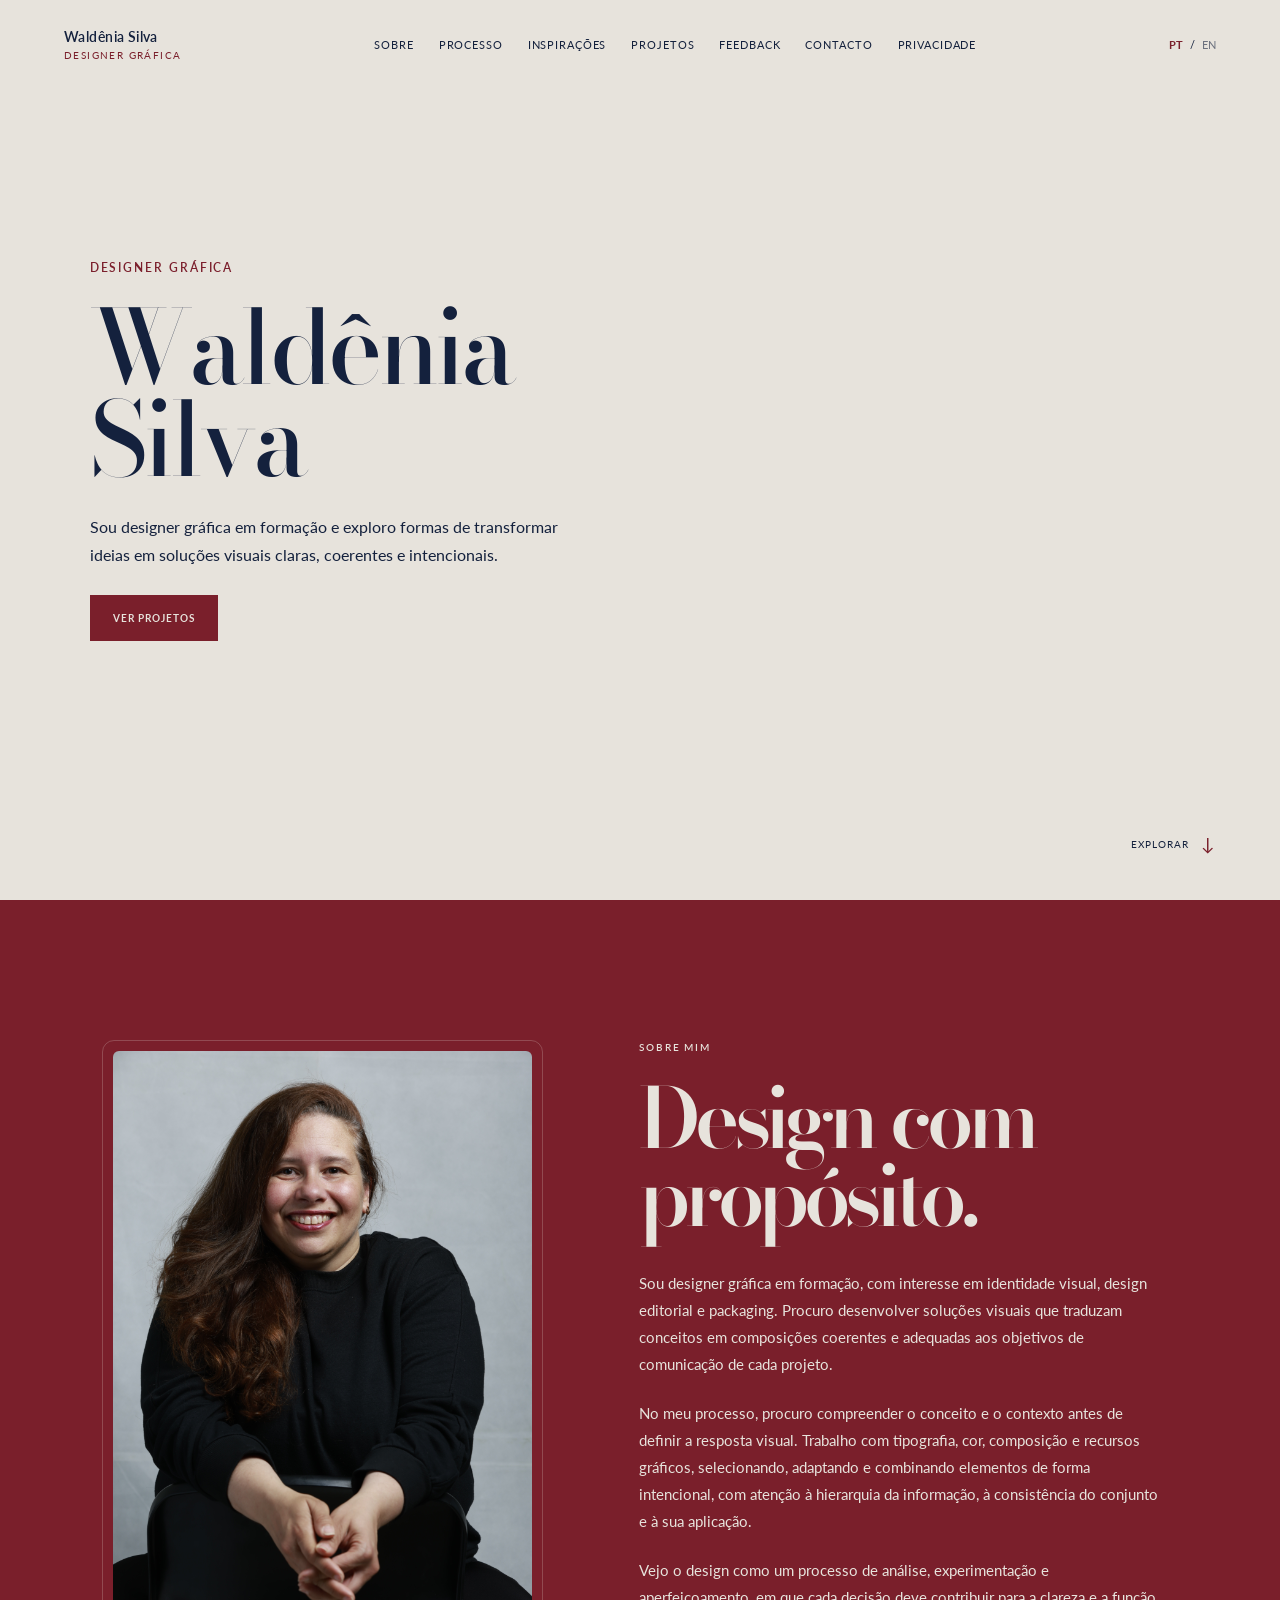
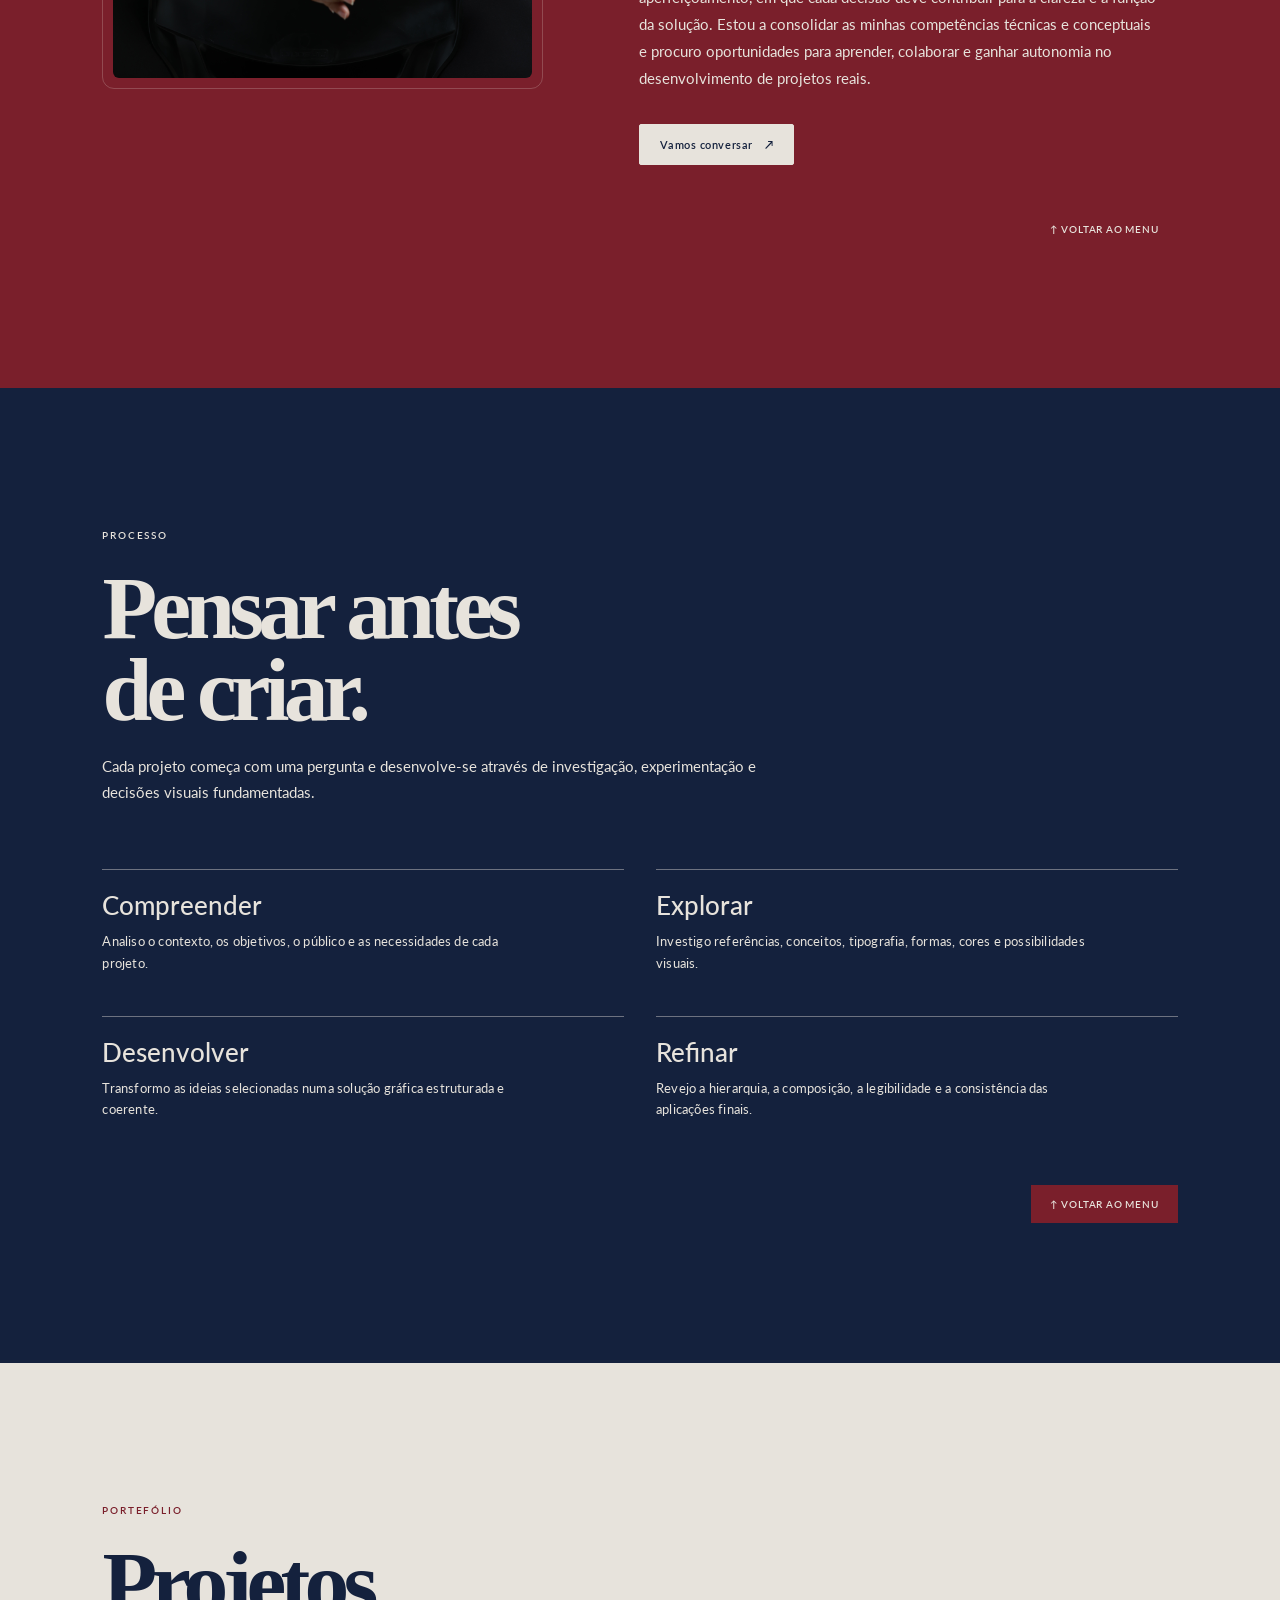
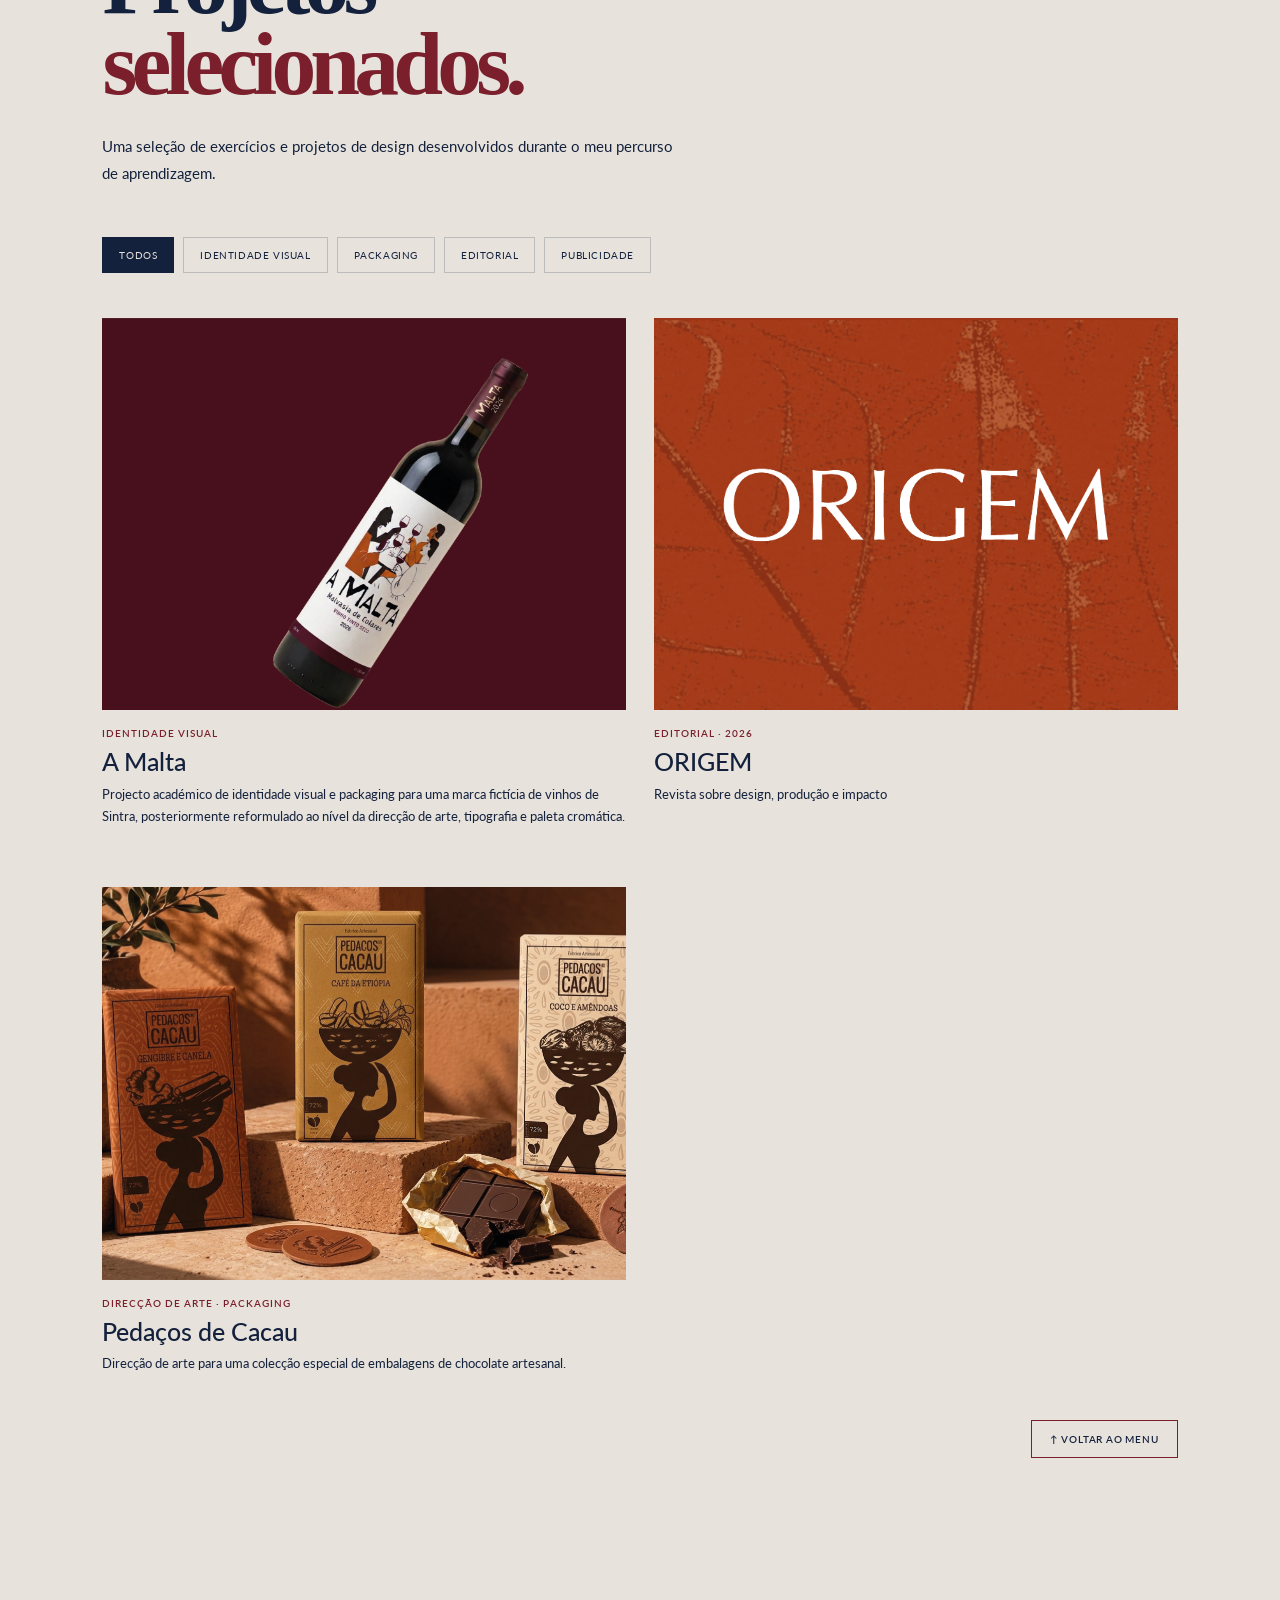
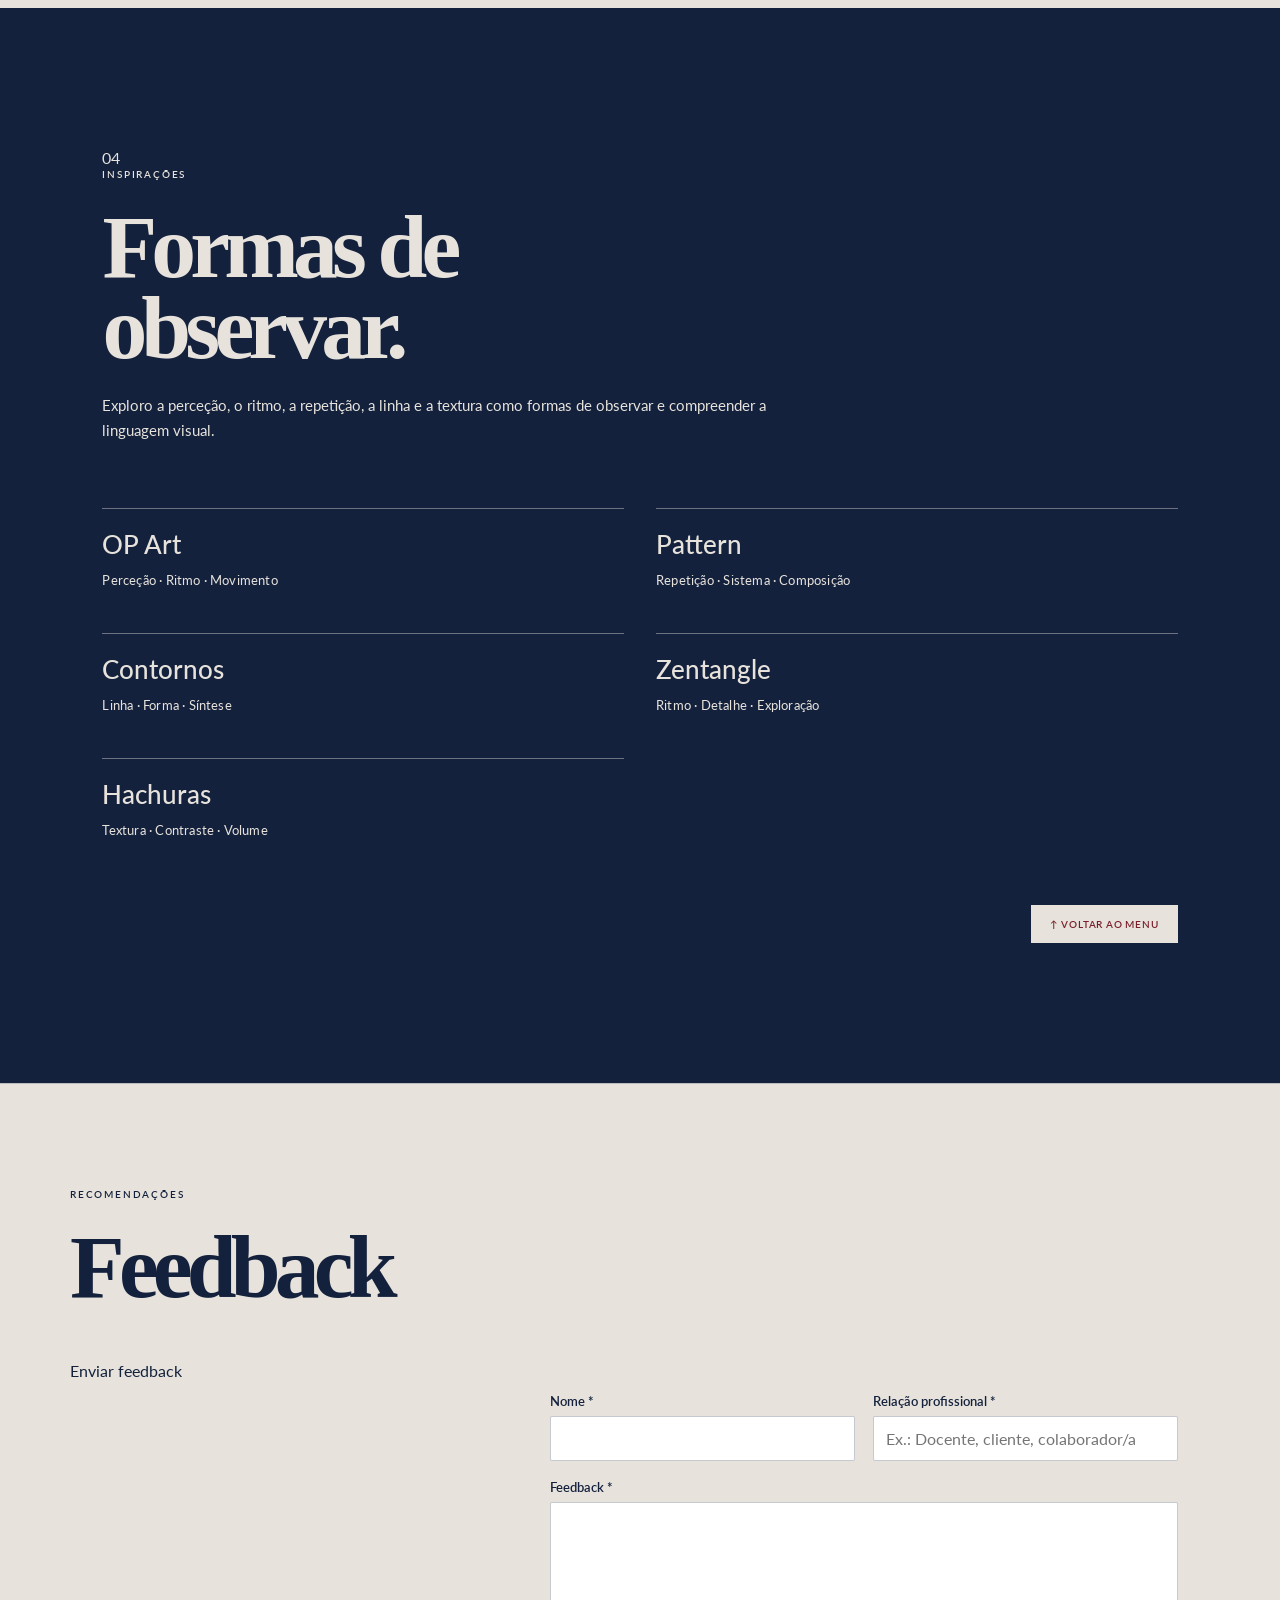
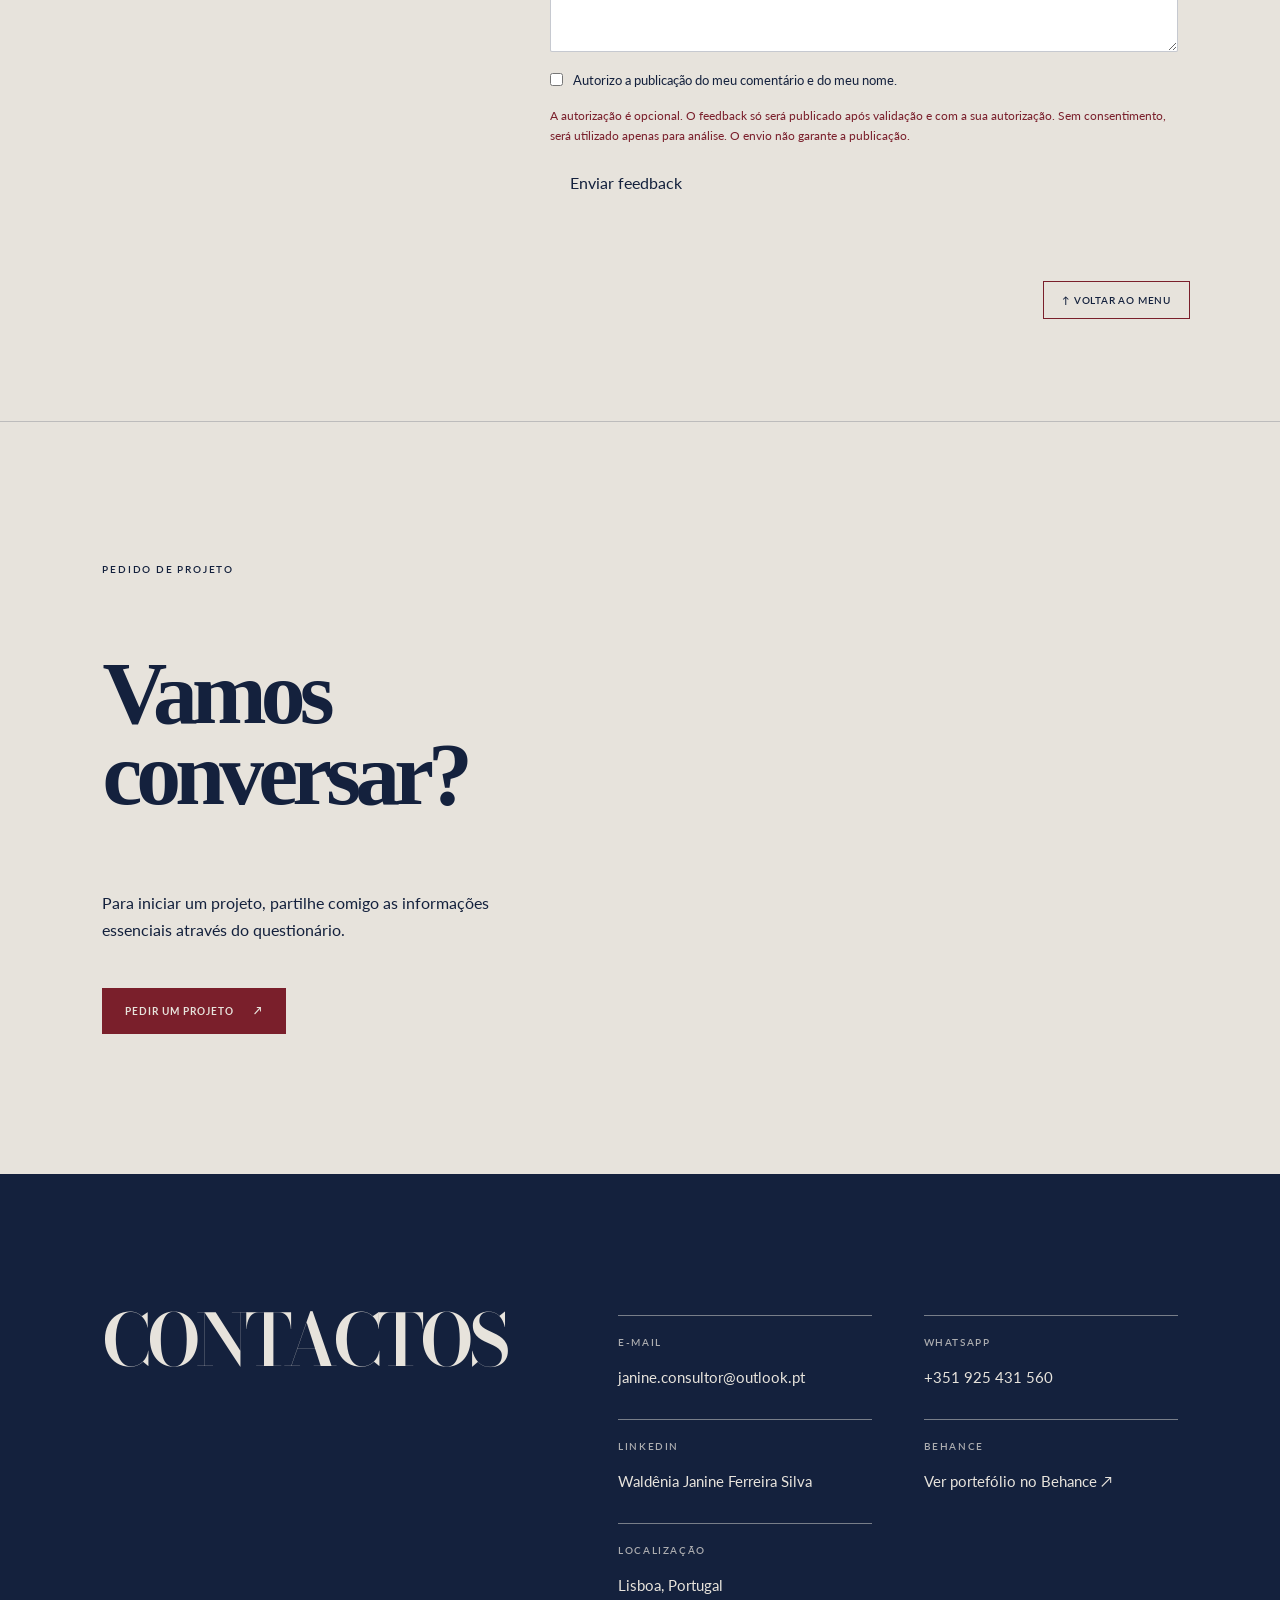
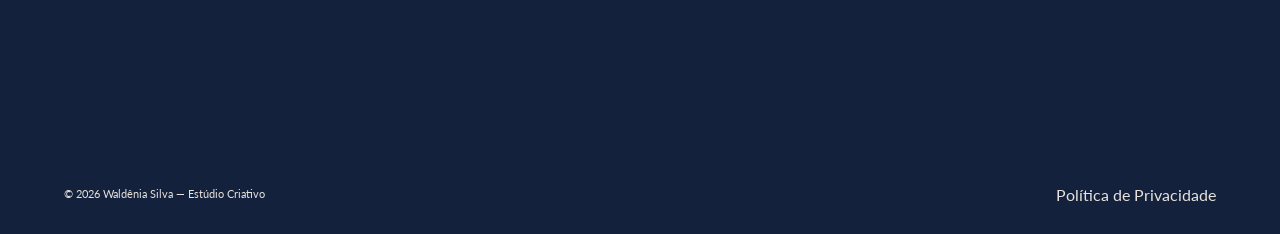
<file: index.html>
<!DOCTYPE html>
<html lang="pt-PT">
<head>
    <meta charset="UTF-8">
    <meta name="viewport" content="width=device-width, initial-scale=1.0">

    <title>Waldênia Silva — Designer Gráfica</title>

    <meta name="description"
        content="Portefólio de Waldênia Silva, designer gráfica em formação. Identidade visual, design editorial, packaging e comunicação.">

    <link rel="preload" href="./assets/fonts/Lato-Regular.ttf" as="font" type="font/ttf" crossorigin>
    <link rel="preload" href="./assets/fonts/BodoniModa-Variable.ttf" as="font" type="font/ttf" crossorigin>
    <link rel="stylesheet" href="./styles.css?v=20261125-fonts-local-1">
    <link rel="stylesheet" href="./palette-overrides.css?v=20261125-contactos-escala-v5">
</head>

<body>
<header class="site-header">
    <a href="#hero" class="logo">
        <span class="logo-name">Waldênia Silva</span>
        <span class="logo-description">Designer Gráfica</span>
    </a>

    <button class="menu-toggle" type="button"
        aria-label="Abrir menu" data-aria-label-pt="Abrir menu" data-aria-label-en="Open menu"
        aria-expanded="false" aria-controls="main-navigation">
        <span></span><span></span><span></span>
    </button>

    <nav class="main-nav" id="main-navigation" aria-label="Navegação principal"
        data-aria-label-pt="Navegação principal"
        data-aria-label-en="Main navigation">
        <a href="#sobre" data-pt="Sobre" data-en="About">Sobre</a>
        <a href="#processo-criativo" data-pt="Processo" data-en="Process">Processo</a>
        <a href="#inspiracoes" data-pt="Inspirações" data-en="Inspiration">Inspirações</a>
        <a href="#projetos" data-pt="Projetos" data-en="Projects">Projetos</a>
        <a href="#feedback" data-pt="Feedback" data-en="Feedback">Feedback</a>
        <a href="#contacto" data-pt="Contacto" data-en="Contact">Contacto</a>
        <a href="./privacidade.html" data-pt="Privacidade" data-en="Privacy">Privacidade</a>
    </nav>

    <div class="language-switch" aria-label="Idioma">
        <button class="language-button active" type="button" aria-pressed="true">PT</button>
        <span>/</span>
        <button class="language-button" type="button" aria-pressed="false">EN</button>
    </div>
</header>

<main>
<section id="hero" class="ws-hero">
        <div class="hero-content ws-hero__content">
            <p class="eyebrow ws-hero__eyebrow">DESIGNER GRÁFICA</p>

            <h1 aria-label="Waldênia Silva">Waldênia<br><span>Silva</span></h1>

            <p class="hero-description ws-hero__description"
                data-pt="Sou designer gráfica em formação e exploro formas de transformar ideias em soluções visuais claras, coerentes e intencionais."
                data-en="I am a graphic design student exploring ways to turn ideas into clear, coherent and purposeful visual solutions.">
                Sou designer gráfica em formação e exploro formas
                de transformar ideias em soluções visuais claras,
                coerentes e intencionais.
            </p>

            <a href="#projetos" class="button ws-hero__button"
                data-pt="Ver projetos" data-en="View projects">Ver projetos</a>
        </div>

        <a href="#processo-criativo" class="hero-scroll"
            aria-label="Explorar o portefólio"
            data-aria-label-pt="Explorar o portefólio"
            data-aria-label-en="Explore the portfolio">
            <span data-pt="Explorar" data-en="Explore">Explorar</span>
            <span aria-hidden="true">↓</span>
        </a>
    </section>

<section id="sobre">

        <div class="about-grid">
            <div class="about-image">
                <img src="./foto-waldenia.jpg.JPG"
                    alt="Retrato de Waldênia Silva"
                    data-alt-pt="Retrato de Waldênia Silva"
                    data-alt-en="Portrait of Waldênia Silva"
                    loading="lazy">
            </div>

            <div class="about-heading">
                <p class="eyebrow" data-pt="SOBRE MIM" data-en="ABOUT ME">SOBRE MIM</p>
                <h2>Design com<br><span data-pt="propósito." data-en="purpose.">propósito.</span></h2>
            </div>

            <div class="about-text">
                <p data-pt="Sou designer gráfica em formação, com interesse em identidade visual, design editorial e packaging. Procuro desenvolver soluções visuais que traduzam conceitos em composições coerentes e adequadas aos objetivos de comunicação de cada projeto."
                    data-en="I am a graphic design student interested in visual identity, editorial design and packaging. I aim to develop visual solutions that translate concepts into coherent compositions suited to each project's communication goals.">
                    Sou designer gráfica em formação, com interesse em identidade visual, design editorial e packaging. Procuro desenvolver soluções visuais que traduzam conceitos em composições coerentes e adequadas aos objetivos de comunicação de cada projeto.
                </p>

                <p data-pt="No meu processo, procuro compreender o conceito e o contexto antes de definir a resposta visual. Trabalho com tipografia, cor, composição e recursos gráficos, selecionando, adaptando e combinando elementos de forma intencional, com atenção à hierarquia da informação, à consistência do conjunto e à sua aplicação."
                    data-en="In my process, I seek to understand the concept and context before defining the visual response. I work with typography, colour, composition and graphic assets, selecting, adapting and combining elements intentionally, with attention to information hierarchy, overall consistency and practical application.">
                    No meu processo, procuro compreender o conceito e o contexto antes de definir a resposta visual. Trabalho com tipografia, cor, composição e recursos gráficos, selecionando, adaptando e combinando elementos de forma intencional, com atenção à hierarquia da informação, à consistência do conjunto e à sua aplicação.
                </p>

                <p data-pt="Vejo o design como um processo de análise, experimentação e aperfeiçoamento, em que cada decisão deve contribuir para a clareza e a função da solução. Estou a consolidar as minhas competências técnicas e conceptuais e procuro oportunidades para aprender, colaborar e ganhar autonomia no desenvolvimento de projetos reais."
                    data-en="I see design as a process of analysis, experimentation and refinement, where each decision should contribute to the clarity and purpose of the solution. I am developing my technical and conceptual skills and looking for opportunities to learn, collaborate and build autonomy through real projects.">
                    Vejo o design como um processo de análise, experimentação e aperfeiçoamento, em que cada decisão deve contribuir para a clareza e a função da solução. Estou a consolidar as minhas competências técnicas e conceptuais e procuro oportunidades para aprender, colaborar e ganhar autonomia no desenvolvimento de projetos reais.
                </p>

                <a href="#contacto" class="text-link">
                    <span data-pt="Vamos conversar" data-en="Let's talk">Vamos conversar</span>
                    <span aria-hidden="true">↗</span>
                </a>
            </div>
        </div>

        <div class="section-return">
            <a href="#hero" class="text-link"
                data-pt="↑ Voltar ao menu" data-en="↑ Back to menu">↑ Voltar ao menu</a>
        </div>
    </section>

<section id="processo-criativo">

        <div class="process-header">
            <p class="eyebrow" data-pt="PROCESSO" data-en="PROCESS">PROCESSO</p>

            <h2><span data-pt="Pensar antes" data-en="Think before">Pensar antes</span><br><span data-pt="de criar." data-en="creating.">de criar.</span></h2>

            <p class="section-intro"
                data-pt="Cada projeto começa com uma pergunta e desenvolve-se através de investigação, experimentação e decisões visuais fundamentadas."
                data-en="Every project starts with a question and develops through research, experimentation and informed visual decisions.">
                Cada projeto começa com uma pergunta e desenvolve-se
                através de investigação, experimentação e decisões
                visuais fundamentadas.
            </p>
        </div>

        <div class="process-grid">
            <article class="process-item">
                <h3 data-pt="Compreender" data-en="Understand">Compreender</h3>
                <p data-pt="Analiso o contexto, os objetivos, o público e as necessidades de cada projeto."
                    data-en="I analyse the context, objectives, audience and needs of each project.">
                    Analiso o contexto, os objetivos, o público e
                    as necessidades de cada projeto.
                </p>
            </article>

            <article class="process-item">
                <h3 data-pt="Explorar" data-en="Explore">Explorar</h3>
                <p data-pt="Investigo referências, conceitos, tipografia, formas, cores e possibilidades visuais."
                    data-en="I explore references, concepts, typography, shapes, colours and visual possibilities.">
                    Investigo referências, conceitos, tipografia,
                    formas, cores e possibilidades visuais.
                </p>
            </article>

            <article class="process-item">
                <h3 data-pt="Desenvolver" data-en="Develop">Desenvolver</h3>
                <p data-pt="Transformo as ideias selecionadas numa solução gráfica estruturada e coerente."
                    data-en="I turn selected ideas into a structured and coherent graphic solution.">
                    Transformo as ideias selecionadas numa solução
                    gráfica estruturada e coerente.
                </p>
            </article>

            <article class="process-item">
                <h3 data-pt="Refinar" data-en="Refine">Refinar</h3>
                <p data-pt="Revejo a hierarquia, a composição, a legibilidade e a consistência das aplicações finais."
                    data-en="I review hierarchy, composition, readability and consistency across the final applications.">
                    Revejo a hierarquia, a composição, a legibilidade
                    e a consistência das aplicações finais.
                </p>
            </article>
        </div>

        <div class="section-return">
            <a href="#hero" class="text-link"
                data-pt="↑ Voltar ao menu" data-en="↑ Back to menu">↑ Voltar ao menu</a>
        </div>
    </section>

<section id="projetos" class="portfolio-section">

        <div class="portfolio-header">
            <p class="eyebrow" data-pt="PORTEFÓLIO" data-en="PORTFOLIO">PORTEFÓLIO</p>

            <h2>Projetos<br><span data-pt="selecionados." data-en="selected.">selecionados.</span></h2>

            <p class="section-intro"
                data-pt="Uma seleção de exercícios e projetos de design desenvolvidos durante o meu percurso de aprendizagem."
                data-en="A selection of design exercises and projects developed throughout my learning journey.">
                Uma seleção de exercícios e projetos de design
                desenvolvidos durante o meu percurso de aprendizagem.
            </p>
        </div>

        <nav class="portfolio-filters"
            aria-label="Filtrar projetos por categoria"
            data-aria-label-pt="Filtrar projetos por categoria"
            data-aria-label-en="Filter projects by category">

            <button type="button" class="filter-button active"
                data-filter="todos" aria-pressed="true"
                data-pt="Todos" data-en="All">Todos</button>

            <button type="button" class="filter-button"
                data-filter="identidade" aria-pressed="false"
                data-pt="Identidade Visual" data-en="Visual Identity">Identidade Visual</button>

            <button type="button" class="filter-button"
                data-filter="packaging" aria-pressed="false"
                data-pt="Packaging" data-en="Packaging">Packaging</button>

            <button type="button" class="filter-button"
                data-filter="editorial" aria-pressed="false"
                data-pt="Editorial" data-en="Editorial">Editorial</button>

            <button type="button" class="filter-button"
                data-filter="publicidade" aria-pressed="false"
                data-pt="Publicidade" data-en="Advertising">Publicidade</button>
        </nav>

        <div class="portfolio-grid">
            <article class="project-card" data-category="identidade">
                <a href="#project-modal-malta" class="project-link"
                    data-project="malta"
                    aria-label="Ver detalhes do projeto A Malta"
                    data-aria-label-pt="Ver detalhes do projeto A Malta"
                    data-aria-label-en="View details of the A Malta project">
                    <div class="project-image malta-card-image">
                        <img src="./Imagem/A-Malta/A%20Malta-1.png"
                            alt="A Malta — identidade visual e aplicações da marca"
                            data-alt-pt="A Malta — identidade visual e aplicações da marca"
                            data-alt-en="A Malta — visual identity and brand applications"
                            loading="lazy">
                    </div>
                    <div class="project-info">
                        <p data-pt="Identidade Visual" data-en="Visual Identity">Identidade Visual</p>
                        <h3>A Malta</h3>
                        <span data-pt="Projecto académico de identidade visual e packaging para uma marca fictícia de vinhos de Sintra, posteriormente reformulado ao nível da direcção de arte, tipografia e paleta cromática."
                            data-en="Academic visual identity and packaging project for a fictional wine brand from Sintra, later revised through changes to art direction, typography and colour palette.">
                            Projecto académico de identidade visual e packaging para uma marca fictícia de vinhos de Sintra, posteriormente reformulado ao nível da direcção de arte, tipografia e paleta cromática.
                        </span>
                    </div>
                </a>
            </article>

            <article class="project-card" data-category="editorial">
                <a href="#project-modal-origem" class="project-link"
                    data-project="origem"
                    aria-label="Ver detalhes do projeto editorial ORIGEM"
                    data-aria-label-pt="Ver detalhes do projeto editorial ORIGEM"
                    data-aria-label-en="View details of the ORIGEM editorial project">
                    <div class="project-image">
                        <img src="./Revista%20corrigido%2001.png"
                            alt="Projeto editorial ORIGEM"
                            data-alt-pt="Projeto editorial ORIGEM"
                            data-alt-en="ORIGEM editorial project"
                            loading="lazy">
                    </div>
                    <div class="project-info">
                        <p data-pt="Editorial · 2026" data-en="Editorial · 2026">Editorial · 2026</p>
                        <h3>ORIGEM</h3>
                        <span data-pt="Revista sobre design, produção e impacto"
                            data-en="Magazine about design, production and impact">
                            Revista sobre design, produção e impacto
                        </span>
                    </div>
                </a>
            </article>

            <article class="project-card" data-category="packaging">
                <a href="#project-modal-pedacos" class="project-link"
                    data-project="pedacos"
                    aria-label="Ver detalhes do projeto Pedaços de Cacau"
                    data-aria-label-pt="Ver detalhes do projeto Pedaços de Cacau"
                    data-aria-label-en="View details of the Pedaços de Cacau project">
                    <div class="project-image">
                        <img src="./Chocolate-01.png"
                            alt="Pedaços de Cacau — fotografia de apresentação do projecto"
                            data-alt-pt="Pedaços de Cacau — fotografia de apresentação do projecto"
                            data-alt-en="Pedaços de Cacau — project presentation photograph"
                            loading="lazy">
                    </div>
                    <div class="project-info">
                        <p data-pt="Direcção de Arte · Packaging" data-en="Art Direction · Packaging">Direcção de Arte · Packaging</p>
                        <h3>Pedaços de Cacau</h3>
                        <span data-pt="Direcção de arte para uma colecção especial de embalagens de chocolate artesanal."
                            data-en="Art direction for a special collection of artisan chocolate packaging.">
                            Direcção de arte para uma colecção especial de embalagens de chocolate artesanal.
                        </span>
                    </div>
                </a>
            </article>

        </div>

        <div class="section-return">
            <a href="#hero" class="text-link"
                data-pt="↑ Voltar ao menu" data-en="↑ Back to menu">↑ Voltar ao menu</a>
        </div>
    </section>

<section class="inspirations ws-inspirations" id="inspiracoes">
        <div class="section-heading ws-inspirations__heading">
            <span class="ws-inspirations__index" aria-label="Secção 04">04</span>
            <p class="eyebrow" data-pt="INSPIRAÇÕES" data-en="INSPIRATION">INSPIRAÇÕES</p>

            <h2><span data-pt="Formas de" data-en="Ways of">Formas de</span><br>
                <span data-pt="observar." data-en="observing.">observar.</span></h2>

            <p class="section-intro"
                data-pt="Exploro a perceção, o ritmo, a repetição, a linha e a textura como formas de observar e compreender a linguagem visual."
                data-en="I explore perception, rhythm, repetition, line and texture as ways to observe and understand visual language.">
                Exploro a perceção, o ritmo, a repetição, a linha e a textura como formas de observar e compreender a linguagem visual.
            </p>
        </div>

        <div class="ws-inspirations__grid">
            <article class="ws-inspiration-card">
                <div class="ws-inspiration-card__copy">
                    <h3>OP Art</h3>
                    <p data-pt="Perceção · Ritmo · Movimento" data-en="Perception · Rhythm · Movement">Perceção · Ritmo · Movimento</p>
                </div>
            </article>

            <article class="ws-inspiration-card">
                <div class="ws-inspiration-card__copy">
                    <h3>Pattern</h3>
                    <p data-pt="Repetição · Sistema · Composição" data-en="Repetition · System · Composition">Repetição · Sistema · Composição</p>
                </div>
            </article>

            <article class="ws-inspiration-card">
                <div class="ws-inspiration-card__copy">
                    <h3 data-pt="Contornos" data-en="Contours">Contornos</h3>
                    <p data-pt="Linha · Forma · Síntese" data-en="Line · Form · Synthesis">Linha · Forma · Síntese</p>
                </div>
            </article>

            <article class="ws-inspiration-card">
                <div class="ws-inspiration-card__copy">
                    <h3>Zentangle</h3>
                    <p data-pt="Ritmo · Detalhe · Exploração" data-en="Rhythm · Detail · Exploration">Ritmo · Detalhe · Exploração</p>
                </div>
            </article>

            <article class="ws-inspiration-card">
                <div class="ws-inspiration-card__copy">
                    <h3 data-pt="Hachuras" data-en="Hatching">Hachuras</h3>
                    <p data-pt="Textura · Contraste · Volume" data-en="Texture · Contrast · Volume">Textura · Contraste · Volume</p>
                </div>
            </article>
        </div>

        <div class="section-return">
            <a href="#hero" class="text-link"
                data-pt="↑ Voltar ao menu" data-en="↑ Back to menu">↑ Voltar ao menu</a>
        </div>
    </section>

<section id="feedback" class="feedback-section">
    <div class="feedback-container">
        <header class="feedback-header">
            <p class="eyebrow" data-pt="RECOMENDAÇÕES" data-en="RECOMMENDATIONS">RECOMENDAÇÕES</p>
            <h2>Feedback</h2>

        </header>

        <div class="feedback-layout">
            <div class="feedback-intro">
                <h3 data-pt="Enviar feedback" data-en="Submit feedback">Enviar feedback</h3>
            </div>

            <form class="feedback-form" id="feedback-form"
                action="https://formsubmit.co/janine.consultor@outlook.pt"
                method="POST">
                <input type="hidden" name="_subject" value="Feedback | Portefólio Waldênia Silva">
                <input type="hidden" name="_template" value="table">
                <input type="hidden" name="_captcha" value="true">
                <input type="text" name="_honey" tabindex="-1" autocomplete="off" class="feedback-honeypot" aria-hidden="true">

                <div class="feedback-fields">
                    <div class="feedback-field">
                        <label for="feedback-nome" data-pt="Nome *" data-en="Name *">Nome *</label>
                        <input id="feedback-nome" name="Nome" type="text" autocomplete="name" required>
                    </div>
                    <div class="feedback-field">
                        <label for="feedback-relacao" data-pt="Relação profissional *" data-en="Professional relationship *">Relação profissional *</label>
                        <input id="feedback-relacao" name="Relação profissional" type="text"
                            placeholder="Ex.: Docente, cliente, colaborador/a"
                            data-placeholder-pt="Ex.: Docente, cliente, colaborador/a"
                            data-placeholder-en="E.g. Teacher, client, collaborator" required>
                    </div>
                    <div class="feedback-field feedback-field-full">
                        <label for="feedback-mensagem" data-pt="Feedback *" data-en="Feedback *">Feedback *</label>
                        <textarea id="feedback-mensagem" name="Feedback" rows="6" required></textarea>
                    </div>
                    <label class="feedback-consent feedback-field-full">
                        <input type="checkbox" name="Autorização para publicação"
                            value="Autorizo a publicação do comentário e do meu nome após validação">
                        <span data-pt="Autorizo a publicação do meu comentário e do meu nome."
                            data-en="I authorise publication of my comment and name.">
                            Autorizo a publicação do meu comentário e do meu nome.
                        </span>
                    </label>
                </div>

                <p class="feedback-privacy-note"
                    data-pt="A autorização é opcional. O feedback só será publicado após validação e com a sua autorização. Sem consentimento, será utilizado apenas para análise. O envio não garante a publicação."
                    data-en="Permission is optional. Feedback will only be published after review and with your permission. Without consent, it will be used for review only. Submission does not guarantee publication.">
                    A autorização é opcional. O feedback só será publicado após validação e com a sua autorização. Sem consentimento, será utilizado apenas para análise. O envio não garante a publicação.
                </p>
                <button class="feedback-submit" type="submit" data-pt="Enviar feedback" data-en="Submit feedback">Enviar feedback</button>
            </form>
        </div>

        <div class="feedback-published" id="feedback-publicado" hidden>
            <h3 data-pt="Feedback publicado" data-en="Published feedback">Feedback publicado</h3>
            <div class="feedback-published-list">
                <!-- Adicionar aqui apenas comentários recebidos, validados e autorizados para publicação. -->
            </div>
        </div>

        <div class="section-return">
            <a href="#hero" class="text-link" data-pt="↑ Voltar ao menu" data-en="↑ Back to menu">↑ Voltar ao menu</a>
        </div>
    </div>
</section>

<section id="pedido-projeto" class="contacto contacto-pedido ws-project-request">
        <div class="ws-project-request__content">
            <p class="eyebrow" data-pt="PEDIDO DE PROJETO" data-en="PROJECT INQUIRY">PEDIDO DE PROJETO</p>

            <h2>
                <span data-pt="Vamos" data-en="Let's">Vamos</span><br>
                <span data-pt="conversar?" data-en="talk?">conversar?</span>
            </h2>

            <p class="ws-project-request__description"
                data-pt="Para iniciar um projeto, partilhe comigo as informações essenciais através do questionário."
                data-en="To start a project, share the essential information with me through the questionnaire.">
                Para iniciar um projeto, partilhe comigo as informações essenciais
                através do questionário.
            </p>

            <button type="button" class="button ws-project-request__button" id="open-prebriefing">
                <span data-pt="Pedir um projeto" data-en="Request a project">Pedir um projeto</span>
                <span aria-hidden="true">↗</span>
            </button>
        </div>
    </section>

<section id="contacto" class="contacto contacto-dados-only">
<div class="contacto-heading"><h2 data-pt="CONTACTOS" data-en="CONTACTS">CONTACTOS</h2></div>
        <div class="contacto-dados">
            <div class="contacto-item">
                <span data-pt="E-mail" data-en="Email">E-mail</span>
                <a href="mailto:janine.consultor@outlook.pt">janine.consultor@outlook.pt</a>
            </div>

            <div class="contacto-item">
                <span>WhatsApp</span>
                <a href="https://wa.me/351925431560" target="_blank" rel="noopener noreferrer">+351 925 431 560</a>
            </div>

            <div class="contacto-item">
                <span>LinkedIn</span>
                <a href="https://www.linkedin.com/in/wald%C3%AAnia-janine-ferreira-silva-a0419a47/"
                    target="_blank" rel="noopener noreferrer">Waldênia Janine Ferreira Silva</a>
            </div>

            <div class="contacto-item">
                <span>Behance</span>
                <a href="https://www.behance.net/janineferreira5"
                    target="_blank" rel="noopener noreferrer"
                    data-pt="Ver portefólio no Behance ↗"
                    data-en="View portfolio on Behance ↗">Ver portefólio no Behance ↗</a>
            </div>

            <div class="contacto-item">
                <span data-pt="Localização" data-en="Location">Localização</span>
                <p>Lisboa, Portugal</p>
            </div>
        </div>
</section>
</main>

<!-- MODAL DO PRÉ-BRIEFING -->
<div class="prebriefing-modal" id="pre-briefing" aria-hidden="true">
    <div class="prebriefing-modal-content" role="dialog" aria-modal="true"
        aria-labelledby="prebriefing-title" tabindex="-1">

        <button type="button" class="prebriefing-close"
            aria-label="Fechar pré-briefing"
            data-aria-label-pt="Fechar pré-briefing"
            data-aria-label-en="Close project brief">×</button>

        <div class="prebriefing" id="prebriefing-content">
            <div class="prebriefing-header">
                <p class="eyebrow" data-pt="NOVO PROJETO" data-en="NEW PROJECT">NOVO PROJETO</p>
                <h3 id="prebriefing-title" data-pt="Pré-briefing" data-en="Project brief">Pré-briefing</h3>

                <p data-pt="Partilhe comigo as informações essenciais para compreender o seu projeto."
                    data-en="Share the essential information I need to understand your project.">
                    Partilhe comigo as informações essenciais para
                    compreender o seu projeto.
                </p>

                <p class="form-note"
                    data-pt="* Campos de preenchimento obrigatório."
                    data-en="* Required fields.">* Campos de preenchimento obrigatório.</p>
            </div>

            <form id="prebriefing-form"
                action="https://formsubmit.co/janine.consultor@outlook.pt"
                method="POST"
                enctype="multipart/form-data">

                <input type="hidden" name="_subject" value="Pré-briefing | Novo pedido de projeto">
                <input type="hidden" name="_template" value="table">
                <input type="hidden" name="_captcha" value="true">
                <input type="hidden" name="_next"
                    value="https://janineconsultor-code.github.io/wald-enia-portfolio/obrigado.html">

                <div class="form-grid">
<div class="form-field">
<label for="nome" data-pt="Nome *" data-en="Name *">Nome *</label>
<input type="text" id="nome" name="nome" required data-required="true">
</div>
<div class="form-field">
<label for="email" data-pt="E-mail *" data-en="Email *">E-mail *</label>
<input type="email" id="email" name="email" autocomplete="email" required>
</div>
<div class="form-field">
<label for="telemovel" data-pt="Telemóvel" data-en="Phone">Telemóvel</label>
<input type="tel" id="telemovel" name="telemovel" autocomplete="tel">
</div>
<div class="form-field form-field-full">
<label for="marca" data-pt="Marca/empresa/projeto *" data-en="Brand/company/project *">Marca/empresa/projeto *</label>
<input type="text" id="marca" name="marca" required data-required="true">
</div>
<div class="form-field form-field-full">
<label for="servico" data-pt="Que serviço procuras? *" data-en="Which service are you looking for? *">Que serviço procuras? *</label>
<select id="servico" name="servico" required data-required="true">
<option value="" data-pt="Selecionar opção" data-en="Select an option">Selecionar opção</option>
<option value="Identidade visual" data-pt="Identidade visual" data-en="Visual identity">Identidade visual</option>
<option value="Design editorial" data-pt="Design editorial" data-en="Editorial design">Design editorial</option>
<option value="Packaging" data-pt="Packaging" data-en="Packaging">Packaging</option>
<option value="Publicidade e comunicação gráfica" data-pt="Publicidade e comunicação gráfica" data-en="Advertising and graphic communication">Publicidade e comunicação gráfica</option>
<option value="Outro" data-pt="Outro" data-en="Other">Outro</option>
</select>
</div>
<div class="form-field form-field-full">
<label for="descricao" data-pt="Fala-me um pouco sobre a tua marca, empresa ou projeto. *" data-en="Tell me a little about your brand, business or project. *">Fala-me um pouco sobre a tua marca, empresa ou projeto. *</label>
<textarea id="descricao" name="descricao" rows="3" required data-required="true"></textarea>
</div>
<div class="form-field form-field-full">
<label for="objetivo" data-pt="Qual é o principal objetivo deste projeto? *" data-en="What is the main objective of this project? *">Qual é o principal objetivo deste projeto? *</label>
<textarea id="objetivo" name="objetivo" rows="3" required data-required="true"></textarea>
</div>
<div class="form-field form-field-full">
<label for="publico" data-pt="A quem se destina este projeto? Quem é o teu público-alvo? *" data-en="Who is this project for? Who is the target audience? *">A quem se destina este projeto? Quem é o teu público-alvo? *</label>
<textarea id="publico" name="publico" rows="3" required data-required="true"></textarea>
</div>
<div class="form-field form-field-full">
<label for="necessidade" data-pt="Que problema ou necessidade pretendes resolver? *" data-en="What problem or need do you want to address? *">Que problema ou necessidade pretendes resolver? *</label>
<textarea id="necessidade" name="necessidade" rows="3" required data-required="true"></textarea>
</div>
<div class="form-field form-field-full">
<label for="referencias" data-pt="Existem marcas, projetos ou referências visuais de que gostes? O que te agrada neles?" data-en="Are there brands, projects or visual references you like? What appeals to you about them?">Existem marcas, projetos ou referências visuais de que gostes? O que te agrada neles?</label>
<textarea id="referencias" name="referencias" rows="3"></textarea>
</div>
<div class="form-field">
<label for="fase" data-pt="Em que fase está o projeto?" data-en="What stage is the project at?">Em que fase está o projeto?</label>
<select id="fase" name="fase">
<option value="" data-pt="Selecionar opção" data-en="Select an option">Selecionar opção</option>
<option value="A iniciar" data-pt="A iniciar" data-en="Not started">A iniciar</option>
<option value="Em desenvolvimento" data-pt="Em desenvolvimento" data-en="In progress">Em desenvolvimento</option>
<option value="Redesign de projeto existente" data-pt="Reformulação de um projeto existente" data-en="Redesign of an existing project">Reformulação de um projeto existente</option>
</select>
</div>
<div class="form-field">
<label for="prazo" data-pt="Qual é o prazo pretendido?" data-en="What is your desired deadline?">Qual é o prazo pretendido?</label>
<input type="text" id="prazo" name="prazo">
</div>
<div class="form-field">
<label for="orcamento" data-pt="Qual é o orçamento previsto?" data-en="What is your estimated budget?">Qual é o orçamento previsto?</label>
<select id="orcamento" name="orcamento">
<option value="" data-pt="Selecionar opção" data-en="Select an option">Selecionar opção</option>
<option value="Até 150 €" data-pt="Até 150 €" data-en="Up to €150">Até 150 €</option>
<option value="150 € a 300 €" data-pt="150 € a 300 €" data-en="€150 to €300">150 € a 300 €</option>
<option value="300 € a 600 €" data-pt="300 € a 600 €" data-en="€300 to €600">300 € a 600 €</option>
<option value="Mais de 600 €" data-pt="Mais de 600 €" data-en="Over €600">Mais de 600 €</option>
<option value="Ainda não definido" data-pt="Ainda não definido" data-en="Not yet decided">Ainda não definido</option>
</select>
</div>
<div class="form-field form-field-full">
<label for="anexo1" data-pt="Anexo 1 — Logótipo, referências ou documentos (opcional)" data-en="Attachment 1 — Logo, references or documents (optional)">Anexo 1 — Logótipo, referências ou documentos (opcional)</label>
<input type="file" id="anexo1" name="attachment" accept=".pdf,.jpg,.jpeg,.png,.zip,application/pdf,image/jpeg,image/png,application/zip">
</div>
<div class="form-field form-field-full">
<label for="anexo2" data-pt="Anexo 2 — Ficheiro adicional (opcional)" data-en="Attachment 2 — Additional file (optional)">Anexo 2 — Ficheiro adicional (opcional)</label>
<input type="file" id="anexo2" name="attachment2" accept=".pdf,.jpg,.jpeg,.png,.zip,application/pdf,image/jpeg,image/png,application/zip">
</div>
<div class="form-field form-field-full">
<label for="anexo3" data-pt="Anexo 3 — Ficheiro adicional (opcional)" data-en="Attachment 3 — Additional file (optional)">Anexo 3 — Ficheiro adicional (opcional)</label>
<input type="file" id="anexo3" name="attachment3" accept=".pdf,.jpg,.jpeg,.png,.zip,application/pdf,image/jpeg,image/png,application/zip">
</div>
<p class="form-field-full form-help" data-pt="Podes enviar até 3 ficheiros PDF, JPG, PNG ou ZIP. O tamanho total dos anexos não pode ultrapassar 10 MB. Não envies documentos pessoais desnecessários." data-en="You can upload up to 3 PDF, JPG, PNG or ZIP files. The combined attachment size must not exceed 10 MB. Do not send unnecessary personal documents.">Podes enviar até 3 ficheiros PDF, JPG, PNG ou ZIP. O tamanho total dos anexos não pode ultrapassar 10 MB. Não envies documentos pessoais desnecessários.</p>
<div class="form-field form-field-full">
<label for="adicionais" data-pt="Há alguma informação importante que ainda não tenhamos abordado?" data-en="Is there any important information we have not covered?">Há alguma informação importante que ainda não tenhamos abordado?</label>
<textarea id="adicionais" name="adicionais" rows="3"></textarea>
</div>
<section class="form-conditional" data-service-group="Identidade visual" hidden aria-live="polite">
<h4 data-pt="IDENTIDADE VISUAL — DETALHES DA MARCA" data-en="VISUAL IDENTITY — BRAND DETAILS">IDENTIDADE VISUAL — DETALHES DA MARCA</h4>
<div class="form-field form-field-full">
<label for="iv_estado" data-pt="A tua marca já existe ou está a ser criada de raiz? *" data-en="Does your brand already exist or is it being created from scratch? *">A tua marca já existe ou está a ser criada de raiz? *</label>
<select id="iv_estado" name="iv_estado" required data-required="true">
<option value="" data-pt="Selecionar opção" data-en="Select an option">Selecionar opção</option>
<option value="Nova" data-pt="Marca nova" data-en="New brand">Marca nova</option>
<option value="Existente" data-pt="Marca existente" data-en="Existing brand">Marca existente</option>
<option value="Reformulação" data-pt="Reformulação da identidade" data-en="Identity redesign">Reformulação da identidade</option>
</select>
</div>
<div class="form-field form-field-full">
<label for="iv_produtos" data-pt="Que produtos ou serviços oferece a tua marca? *" data-en="What products or services does your brand offer? *">Que produtos ou serviços oferece a tua marca? *</label>
<textarea id="iv_produtos" name="iv_produtos" rows="3" required data-required="true"></textarea>
</div>
<div class="form-field form-field-full">
<label for="iv_percecao" data-pt="Como gostarias que as pessoas percebessem a tua marca? *" data-en="How would you like people to perceive your brand? *">Como gostarias que as pessoas percebessem a tua marca? *</label>
<textarea id="iv_percecao" name="iv_percecao" rows="3" required data-required="true"></textarea>
</div>
<fieldset class="form-field form-field-full checkbox-field" data-required-group="true">
<legend data-pt="Que características representam melhor a personalidade da marca? *" data-en="Which characteristics best represent your brand’s personality? *">Que características representam melhor a personalidade da marca? *</legend>
<div class="checkbox-options">
<label class="checkbox-option"><input type="checkbox" name="iv_personalidade[]" value="Moderna" data-required-checkbox="true"><span data-pt="Moderna" data-en="Modern">Moderna</span></label>
<label class="checkbox-option"><input type="checkbox" name="iv_personalidade[]" value="Elegante"><span data-pt="Elegante" data-en="Elegant">Elegante</span></label>
<label class="checkbox-option"><input type="checkbox" name="iv_personalidade[]" value="Minimalista"><span data-pt="Minimalista" data-en="Minimalist">Minimalista</span></label>
<label class="checkbox-option"><input type="checkbox" name="iv_personalidade[]" value="Artesanal"><span data-pt="Artesanal" data-en="Artisanal">Artesanal</span></label>
<label class="checkbox-option"><input type="checkbox" name="iv_personalidade[]" value="Divertida"><span data-pt="Divertida" data-en="Playful">Divertida</span></label>
<label class="checkbox-option"><input type="checkbox" name="iv_personalidade[]" value="Sofisticada"><span data-pt="Sofisticada" data-en="Sophisticated">Sofisticada</span></label>
<label class="checkbox-option"><input type="checkbox" name="iv_personalidade[]" value="Tradicional"><span data-pt="Tradicional" data-en="Traditional">Tradicional</span></label>
<label class="checkbox-option"><input type="checkbox" name="iv_personalidade[]" value="Ousada"><span data-pt="Ousada" data-en="Bold">Ousada</span></label>
<label class="checkbox-option"><input type="checkbox" name="iv_personalidade[]" value="Natural"><span data-pt="Natural" data-en="Natural">Natural</span></label>
<label class="checkbox-option"><input type="checkbox" name="iv_personalidade[]" value="Outra"><span data-pt="Outra" data-en="Other">Outra</span></label>
</div>
</fieldset>
<div class="form-field form-field-full">
<label for="iv_concorrentes" data-pt="Quem são os teus principais concorrentes?" data-en="Who are your main competitors?">Quem são os teus principais concorrentes?</label>
<textarea id="iv_concorrentes" name="iv_concorrentes" rows="3"></textarea>
</div>
<div class="form-field form-field-full">
<label for="iv_cores" data-pt="Existem cores que gostarias de utilizar ou evitar? Porquê?" data-en="Are there colours you would like to use or avoid? Why?">Existem cores que gostarias de utilizar ou evitar? Porquê?</label>
<textarea id="iv_cores" name="iv_cores" rows="3"></textarea>
</div>
<div class="form-field form-field-full">
<label for="iv_referencias" data-pt="Existem logótipos ou identidades visuais que admiras? O que gostas neles?" data-en="Are there logos or visual identities you admire? What do you like about them?">Existem logótipos ou identidades visuais que admiras? O que gostas neles?</label>
<textarea id="iv_referencias" name="iv_referencias" rows="3"></textarea>
</div>
<fieldset class="form-field form-field-full checkbox-field" data-required-group="true">
<legend data-pt="Onde será utilizada a identidade visual? *" data-en="Where will the visual identity be used? *">Onde será utilizada a identidade visual? *</legend>
<div class="checkbox-options">
<label class="checkbox-option"><input type="checkbox" name="iv_aplicacoes[]" value="Redes sociais" data-required-checkbox="true"><span data-pt="Redes sociais" data-en="Social media">Redes sociais</span></label>
<label class="checkbox-option"><input type="checkbox" name="iv_aplicacoes[]" value="Website"><span data-pt="Website" data-en="Website">Website</span></label>
<label class="checkbox-option"><input type="checkbox" name="iv_aplicacoes[]" value="Cartões de visita"><span data-pt="Cartões de visita" data-en="Business cards">Cartões de visita</span></label>
<label class="checkbox-option"><input type="checkbox" name="iv_aplicacoes[]" value="Documentos"><span data-pt="Documentos" data-en="Documents">Documentos</span></label>
<label class="checkbox-option"><input type="checkbox" name="iv_aplicacoes[]" value="Embalagens"><span data-pt="Embalagens" data-en="Packaging">Embalagens</span></label>
<label class="checkbox-option"><input type="checkbox" name="iv_aplicacoes[]" value="Publicidade"><span data-pt="Publicidade" data-en="Advertising">Publicidade</span></label>
<label class="checkbox-option"><input type="checkbox" name="iv_aplicacoes[]" value="Sinalética"><span data-pt="Sinalética" data-en="Signage">Sinalética</span></label>
<label class="checkbox-option"><input type="checkbox" name="iv_aplicacoes[]" value="Outros"><span data-pt="Outros" data-en="Other">Outros</span></label>
</div>
</fieldset>
<div class="form-field form-field-full">
<label for="iv_materiais_existem" data-pt="Já tens algum material visual que deva ser considerado? *" data-en="Do you have any existing visual materials that should be considered? *">Já tens algum material visual que deva ser considerado? *</label>
<select id="iv_materiais_existem" name="iv_materiais_existem" required data-required="true">
<option value="" data-pt="Selecionar opção" data-en="Select an option">Selecionar opção</option>
<option value="Sim" data-pt="Sim" data-en="Yes">Sim</option>
<option value="Não" data-pt="Não" data-en="No">Não</option>
</select>
</div>
<div class="form-field form-field-full conditional-detail" data-show-when="iv_materiais_existem:Sim" hidden><label for="iv_materiais" data-pt="Se sim, que materiais tens disponíveis?" data-en="If yes, which materials do you have available?">Se sim, que materiais tens disponíveis?</label><textarea id="iv_materiais" name="iv_materiais" rows="3"></textarea></div>

<h4 data-pt="CONTEXTO E OBJETIVOS" data-en="CONTEXT AND OBJECTIVES">CONTEXTO E OBJETIVOS</h4>
<div class="form-field form-field-full">
<label for="iv_setor" data-pt="Em que setor atua a marca? *" data-en="What sector does the brand operate in? *">Em que setor atua a marca? *</label>
<input id="iv_setor" name="iv_setor" type="text" required data-required="true" data-pt="" data-en="" placeholder="Ex.: alimentação, beleza, tecnologia" data-placeholder-pt="Ex.: alimentação, beleza, tecnologia" data-placeholder-en="E.g. food, beauty, technology">
</div>
<div class="form-field form-field-full">
<label for="iv_historia" data-pt="Como surgiu a marca e o que motivou a sua criação?" data-en="How did the brand start, and what motivated its creation?">Como surgiu a marca e o que motivou a sua criação?</label>
<textarea id="iv_historia" name="iv_historia" rows="3"></textarea>
</div>
<div class="form-field form-field-full">
<label for="iv_diferencial" data-pt="O que distingue a marca de outras que oferecem produtos ou serviços semelhantes? *" data-en="What distinguishes the brand from others offering similar products or services? *">O que distingue a marca de outras que oferecem produtos ou serviços semelhantes? *</label>
<textarea id="iv_diferencial" name="iv_diferencial" rows="3" required data-required="true"></textarea>
</div>
<div class="form-field form-field-full">
<label for="iv_objetivos" data-pt="Quais são os principais objetivos desta identidade visual? *" data-en="What are the main goals of this visual identity? *">Quais são os principais objetivos desta identidade visual? *</label>
<textarea id="iv_objetivos" name="iv_objetivos" rows="3" required data-required="true"></textarea>
</div>
<div class="form-field form-field-full">
<label for="iv_sucesso" data-pt="Como saberás que o projeto foi bem-sucedido?" data-en="How will you know the project has been successful?">Como saberás que o projeto foi bem-sucedido?</label>
<textarea id="iv_sucesso" name="iv_sucesso" rows="2"></textarea>
</div>
<h4 data-pt="PÚBLICO E POSICIONAMENTO" data-en="AUDIENCE AND POSITIONING">PÚBLICO E POSICIONAMENTO</h4>
<div class="form-field form-field-full">
<label for="iv_publico" data-pt="Quem é o público-alvo da marca? Descreve as pessoas ou organizações que pretendes alcançar. *" data-en="Who is the brand’s target audience? Describe the people or organisations you want to reach. *">Quem é o público-alvo da marca? Descreve as pessoas ou organizações que pretendes alcançar. *</label>
<textarea id="iv_publico" name="iv_publico" rows="3" required data-required="true"></textarea>
</div>
<div class="form-field form-field-full">
<label for="iv_necessidades" data-pt="Que necessidades, desejos ou problemas desse público a marca procura responder?" data-en="What needs, desires or problems of this audience does the brand address?">Que necessidades, desejos ou problemas desse público a marca procura responder?</label>
<textarea id="iv_necessidades" name="iv_necessidades" rows="3"></textarea>
</div>
<div class="form-field form-field-full">
<label for="iv_emocoes" data-pt="Que emoções ou sensações gostarias que a marca despertasse?" data-en="What emotions or feelings would you like the brand to evoke?">Que emoções ou sensações gostarias que a marca despertasse?</label>
<textarea id="iv_emocoes" name="iv_emocoes" rows="2"></textarea>
</div>
<div class="form-field form-field-full">
<label for="iv_exclusoes" data-pt="Existe algum público ou tipo de perceção que a marca não pretende atrair?" data-en="Is there an audience or perception the brand does not want to attract?">Existe algum público ou tipo de perceção que a marca não pretende atrair?</label>
<textarea id="iv_exclusoes" name="iv_exclusoes" rows="2"></textarea>
</div>
<h4 data-pt="DIREÇÃO VISUAL" data-en="VISUAL DIRECTION">DIREÇÃO VISUAL</h4>
<div class="form-field form-field-full">
<label for="iv_estilo" data-pt="Que estilo visual se aproxima mais daquilo que imaginas?" data-en="Which visual style is closest to what you have in mind?">Que estilo visual se aproxima mais daquilo que imaginas?</label>
<select id="iv_estilo" name="iv_estilo">
<option value="" data-pt="Selecionar opção" data-en="Select an option">Selecionar opção</option>
<option value="Minimalista" data-pt="Minimalista e simples" data-en="Minimalist and simple">Minimalista e simples</option>
<option value="Clássico" data-pt="Clássico e intemporal" data-en="Classic and timeless">Clássico e intemporal</option>
<option value="Contemporâneo" data-pt="Contemporâneo e geométrico" data-en="Contemporary and geometric">Contemporâneo e geométrico</option>
<option value="Expressivo" data-pt="Expressivo e ousado" data-en="Expressive and bold">Expressivo e ousado</option>
<option value="Orgânico" data-pt="Orgânico e natural" data-en="Organic and natural">Orgânico e natural</option>
<option value="Artesanal" data-pt="Artesanal e feito à mão" data-en="Artisanal and handmade">Artesanal e feito à mão</option>
<option value="Indefinido" data-pt="Ainda não tenho a certeza" data-en="I am not sure yet">Ainda não tenho a certeza</option>
</select>
</div>
<div class="form-field form-field-full">
<label for="iv_elementos_evitar" data-pt="Há símbolos, imagens, estilos ou elementos visuais que devemos evitar?" data-en="Are there symbols, images, styles or visual elements we should avoid?">Há símbolos, imagens, estilos ou elementos visuais que devemos evitar?</label>
<textarea id="iv_elementos_evitar" name="iv_elementos_evitar" rows="2"></textarea>
</div>
<div class="form-field form-field-full">
<label for="iv_liberdade" data-pt="Que grau de liberdade criativa preferes?" data-en="What level of creative freedom do you prefer?">Que grau de liberdade criativa preferes?</label>
<select id="iv_liberdade" name="iv_liberdade">
<option value="" data-pt="Selecionar opção" data-en="Select an option">Selecionar opção</option>
<option value="Orientação definida" data-pt="Tenho uma ideia bastante definida" data-en="I have a fairly clear idea">Tenho uma ideia bastante definida</option>
<option value="Equilíbrio" data-pt="Tenho algumas referências, mas aceito propostas" data-en="I have some references but welcome proposals">Tenho algumas referências, mas aceito propostas</option>
<option value="Aberta" data-pt="Estou aberta/o à exploração criativa" data-en="I am open to creative exploration">Estou aberta/o à exploração criativa</option>
</select>
</div>
<div class="form-field form-field-full">
<label for="iv_aprovacao" data-pt="Quem irá avaliar e aprovar a identidade visual?" data-en="Who will review and approve the visual identity?">Quem irá avaliar e aprovar a identidade visual?</label>
<input id="iv_aprovacao" name="iv_aprovacao" type="text">
</div>
<h4 data-pt="PRAZOS, ORÇAMENTO E INFORMAÇÕES FINAIS" data-en="TIMELINE, BUDGET AND FINAL DETAILS">PRAZOS, ORÇAMENTO E INFORMAÇÕES FINAIS</h4>
<div class="form-field">
<label for="iv_prazo" data-pt="Qual é o prazo pretendido?" data-en="What is your preferred deadline?">Qual é o prazo pretendido?</label>
<input id="iv_prazo" name="iv_prazo" type="date">
</div>
<div class="form-field">
<label for="iv_orcamento" data-pt="Qual é o orçamento previsto para este projeto?" data-en="What is the planned budget for this project?">Qual é o orçamento previsto para este projeto?</label>
<select id="iv_orcamento" name="iv_orcamento">
<option value="" data-pt="Selecionar opção" data-en="Select an option">Selecionar opção</option>
<option value="<150" data-pt="Menos de 150 €" data-en="Under €150">Menos de 150 €</option>
<option value="150-300" data-pt="150–300 €" data-en="€150–300">150–300 €</option>
<option value="301-600" data-pt="301–600 €" data-en="€301–600">301–600 €</option>
<option value="601-1000" data-pt="601–1.000 €" data-en="€601–1,000">601–1.000 €</option>
<option value=">1000" data-pt="Mais de 1.000 €" data-en="Over €1,000">Mais de 1.000 €</option>
<option value="Definir" data-pt="Preciso de orientação / pedir orçamento" data-en="I need guidance / a quote">Preciso de orientação / pedir orçamento</option>
</select>
</div>
<div class="form-field form-field-full">
<label for="iv_condicionantes" data-pt="Existem limitações, requisitos ou informações importantes que ainda não abordámos?" data-en="Are there any limitations, requirements or important details we have not covered?">Existem limitações, requisitos ou informações importantes que ainda não abordámos?</label>
<textarea id="iv_condicionantes" name="iv_condicionantes" rows="3"></textarea>
</div>
<div class="form-field form-field-full">
<label for="iv_origem_contacto" data-pt="Como conheceste o meu trabalho?" data-en="How did you hear about my work?">Como conheceste o meu trabalho?</label>
<select id="iv_origem_contacto" name="iv_origem_contacto">
<option value="" data-pt="Selecionar opção" data-en="Select an option">Selecionar opção</option>
<option value="Redes sociais" data-pt="Redes sociais" data-en="Social media">Redes sociais</option>
<option value="Pesquisa online" data-pt="Pesquisa online" data-en="Online search">Pesquisa online</option>
<option value="Recomendação" data-pt="Recomendação" data-en="Recommendation">Recomendação</option>
<option value="Outro" data-pt="Outro" data-en="Other">Outro</option>
</select>
</div>
</section>
<section class="form-conditional" data-service-group="Design editorial" hidden aria-live="polite">
<h4 data-pt="DESIGN EDITORIAL — DETALHES DA PUBLICAÇÃO" data-en="EDITORIAL DESIGN — PUBLICATION DETAILS">DESIGN EDITORIAL — DETALHES DA PUBLICAÇÃO</h4>
<div class="form-field form-field-full">
<label for="ed_tipo" data-pt="Que tipo de publicação pretendes desenvolver? *" data-en="What type of publication do you want to develop? *">Que tipo de publicação pretendes desenvolver? *</label>
<select id="ed_tipo" name="ed_tipo" required data-required="true">
<option value="" data-pt="Selecionar opção" data-en="Select an option">Selecionar opção</option>
<option value="Revista" data-pt="Revista" data-en="Magazine">Revista</option>
<option value="Livro" data-pt="Livro" data-en="Book">Livro</option>
<option value="Catálogo" data-pt="Catálogo" data-en="Catalogue">Catálogo</option>
<option value="Brochura" data-pt="Brochura" data-en="Brochure">Brochura</option>
<option value="Relatório" data-pt="Relatório" data-en="Report">Relatório</option>
<option value="E-book" data-pt="E-book" data-en="E-book">E-book</option>
<option value="Outra" data-pt="Outra" data-en="Other">Outra</option>
</select>
</div>
<div class="form-field form-field-full">
<label for="ed_tema" data-pt="Qual é o tema e o objetivo da publicação? *" data-en="What is the topic and purpose of the publication? *">Qual é o tema e o objetivo da publicação? *</label>
<textarea id="ed_tema" name="ed_tema" rows="3" required data-required="true"></textarea>
</div>
<div class="form-field form-field-full">
<label for="ed_publico" data-pt="A quem se destina a publicação? *" data-en="Who is the publication intended for? *">A quem se destina a publicação? *</label>
<textarea id="ed_publico" name="ed_publico" rows="3" required data-required="true"></textarea>
</div>
<div class="form-field form-field-full">
<label for="ed_conteudo" data-pt="Os textos e as imagens já estão preparados? *" data-en="Are the texts and images ready? *">Os textos e as imagens já estão preparados? *</label>
<select id="ed_conteudo" name="ed_conteudo" required data-required="true">
<option value="" data-pt="Selecionar opção" data-en="Select an option">Selecionar opção</option>
<option value="Totalmente" data-pt="Sim, totalmente" data-en="Yes, all ready">Sim, totalmente</option>
<option value="Parcialmente" data-pt="Parcialmente" data-en="Partially">Parcialmente</option>
<option value="Ainda não" data-pt="Ainda não" data-en="Not yet">Ainda não</option>
</select>
</div>
<div class="form-field">
<label for="ed_paginas" data-pt="Quantas páginas estimas que a publicação terá?" data-en="How many pages do you estimate the publication will have?">Quantas páginas estimas que a publicação terá?</label>
<input type="text" id="ed_paginas" name="ed_paginas">
</div>
<div class="form-field form-field-full">
<label for="ed_formato" data-pt="Em que formato pretendes a publicação? *" data-en="What format do you want for the publication? *">Em que formato pretendes a publicação? *</label>
<select id="ed_formato" name="ed_formato" required data-required="true">
<option value="" data-pt="Selecionar opção" data-en="Select an option">Selecionar opção</option>
<option value="Impresso" data-pt="Impresso" data-en="Print">Impresso</option>
<option value="Digital" data-pt="Digital" data-en="Digital">Digital</option>
<option value="Ambos" data-pt="Ambos" data-en="Both">Ambos</option>
<option value="Por definir" data-pt="Ainda não definido" data-en="Not yet decided">Ainda não definido</option>
</select>
</div>
<div class="form-field">
<label for="ed_dimensoes" data-pt="Tens alguma preferência de formato ou dimensões?" data-en="Do you have a preferred format or dimensions?">Tens alguma preferência de formato ou dimensões?</label>
<input type="text" id="ed_dimensoes" name="ed_dimensoes">
</div>
<div class="form-field form-field-full">
<label for="ed_identidade" data-pt="Existe uma identidade visual ou linha gráfica que deva ser respeitada? *" data-en="Is there a visual identity or graphic style that must be followed? *">Existe uma identidade visual ou linha gráfica que deva ser respeitada? *</label>
<select id="ed_identidade" name="ed_identidade" required data-required="true">
<option value="" data-pt="Selecionar opção" data-en="Select an option">Selecionar opção</option>
<option value="Sim" data-pt="Sim" data-en="Yes">Sim</option>
<option value="Não" data-pt="Não" data-en="No">Não</option>
<option value="Por definir" data-pt="Ainda não definida" data-en="Not yet defined">Ainda não definida</option>
</select>
</div>
<div class="form-field form-field-full">
<label for="ed_referencias" data-pt="Tens referências de publicações cujo design aprecias? O que te agrada nelas?" data-en="Do you have references for publications whose design you like? What appeals to you?">Tens referências de publicações cujo design aprecias? O que te agrada nelas?</label>
<textarea id="ed_referencias" name="ed_referencias" rows="3"></textarea>
</div>
<div class="form-field form-field-full">
<label for="ed_requisitos" data-pt="Existem requisitos de impressão, acabamento ou preparação técnica já definidos?" data-en="Are there any defined printing, finishing or technical requirements?">Existem requisitos de impressão, acabamento ou preparação técnica já definidos?</label>
<textarea id="ed_requisitos" name="ed_requisitos" rows="3"></textarea>
</div>
<div class="form-field form-field-full conditional-detail" data-show-when="ed_formato:Impresso|Ambos" hidden><label for="ed_grafica" data-pt="Já tens uma gráfica ou fornecedor de impressão definido?" data-en="Have you already chosen a printer or print supplier?">Já tens uma gráfica ou fornecedor de impressão definido?</label><select id="ed_grafica" name="ed_grafica"><option value="" data-pt="Selecionar opção" data-en="Select an option">Selecionar opção</option><option value="Sim" data-pt="Sim" data-en="Yes">Sim</option><option value="Não" data-pt="Não" data-en="No">Não</option><option value="A avaliar" data-pt="Ainda estou a avaliar opções" data-en="Still considering options">Ainda estou a avaliar opções</option></select></div>

<h4 data-pt="CONCEITO, MENSAGEM E EXPERIÊNCIA DE LEITURA" data-en="CONCEPT, MESSAGE AND READING EXPERIENCE">CONCEITO, MENSAGEM E EXPERIÊNCIA DE LEITURA</h4>
<div class="form-field form-field-full">
<label for="ed_mensagem" data-pt="Qual é a mensagem principal que a publicação deve transmitir?" data-en="What is the main message the publication should convey?">Qual é a mensagem principal que a publicação deve transmitir?</label>
<textarea id="ed_mensagem" name="ed_mensagem" rows="3"></textarea>
</div>
<div class="form-field form-field-full">
<label for="ed_motivo" data-pt="Porque é importante desenvolver esta publicação neste momento?" data-en="Why is it important to develop this publication now?">Porque é importante desenvolver esta publicação neste momento?</label>
<textarea id="ed_motivo" name="ed_motivo" rows="2"></textarea>
</div>
<div class="form-field">
<label for="ed_tom" data-pt="Que tom deve ter a publicação?" data-en="What tone should the publication have?">Que tom deve ter a publicação?</label>
<select id="ed_tom" name="ed_tom">
<option value="" data-pt="Selecionar opção" data-en="Select an option">Selecionar opção</option>
<option value="Informativo" data-pt="Informativo e claro" data-en="Informative and clear">Informativo e claro</option>
<option value="Institucional" data-pt="Institucional e formal" data-en="Institutional and formal">Institucional e formal</option>
<option value="Editorial" data-pt="Editorial e reflexivo" data-en="Editorial and reflective">Editorial e reflexivo</option>
<option value="Comercial" data-pt="Comercial e persuasivo" data-en="Commercial and persuasive">Comercial e persuasivo</option>
<option value="Experimental" data-pt="Experimental e expressivo" data-en="Experimental and expressive">Experimental e expressivo</option>
<option value="Outro" data-pt="Outro / por definir" data-en="Other / to be defined">Outro / por definir</option>
</select>
</div>
<div class="form-field">
<label for="ed_leitura" data-pt="Como será lida a publicação?" data-en="How will the publication be read?">Como será lida a publicação?</label>
<select id="ed_leitura" name="ed_leitura">
<option value="" data-pt="Selecionar opção" data-en="Select an option">Selecionar opção</option>
<option value="Consulta rápida" data-pt="Consulta rápida" data-en="Quick reference">Consulta rápida</option>
<option value="Leitura contínua" data-pt="Leitura contínua" data-en="Continuous reading">Leitura contínua</option>
<option value="Estudo" data-pt="Estudo e consulta detalhada" data-en="Study and detailed reference">Estudo e consulta detalhada</option>
<option value="Visual" data-pt="Predominantemente visual" data-en="Predominantly visual">Predominantemente visual</option>
<option value="Misto" data-pt="Combinação de leitura e consulta visual" data-en="Combination of reading and visual reference">Combinação de leitura e consulta visual</option>
</select>
</div>
<h4 data-pt="CONTEÚDOS E ESTRUTURA" data-en="CONTENT AND STRUCTURE">CONTEÚDOS E ESTRUTURA</h4>
<div class="form-field form-field-full">
<label for="ed_estrutura" data-pt="Que capítulos, secções ou conteúdos devem integrar a publicação?" data-en="Which chapters, sections or content should the publication include?">Que capítulos, secções ou conteúdos devem integrar a publicação?</label>
<textarea id="ed_estrutura" name="ed_estrutura" rows="3"></textarea>
</div>
<div class="form-field form-field-full">
<label for="ed_textos_estado" data-pt="Em que estado estão os textos?" data-en="What is the status of the written content?">Em que estado estão os textos?</label>
<select id="ed_textos_estado" name="ed_textos_estado">
<option value="" data-pt="Selecionar opção" data-en="Select an option">Selecionar opção</option>
<option value="Finalizados" data-pt="Finalizados e revistos" data-en="Finalised and reviewed">Finalizados e revistos</option>
<option value="Rascunho" data-pt="Em rascunho" data-en="Draft stage">Em rascunho</option>
<option value="Parcial" data-pt="Só uma parte está pronta" data-en="Only some content is ready">Só uma parte está pronta</option>
<option value="Redação necessária" data-pt="Ainda precisam de ser escritos" data-en="Still need to be written">Ainda precisam de ser escritos</option>
<option value="Terceiros" data-pt="Serão fornecidos por outra pessoa/equipa" data-en="Will be supplied by another person/team">Serão fornecidos por outra pessoa/equipa</option>
</select>
</div>
<div class="form-field form-field-full">
<label for="ed_organizacao" data-pt="Precisas de apoio para organizar, editar ou hierarquizar os conteúdos?" data-en="Do you need help organising, editing or structuring the content?">Precisas de apoio para organizar, editar ou hierarquizar os conteúdos?</label>
<select id="ed_organizacao" name="ed_organizacao">
<option value="" data-pt="Selecionar opção" data-en="Select an option">Selecionar opção</option>
<option value="Sim" data-pt="Sim" data-en="Yes">Sim</option>
<option value="Não" data-pt="Não" data-en="No">Não</option>
<option value="A avaliar" data-pt="Ainda não sei" data-en="Not sure yet">Ainda não sei</option>
</select>
</div>
<div class="form-field form-field-full">
<label for="ed_autores" data-pt="Quem fornece e aprova os textos e conteúdos finais?" data-en="Who will provide and approve the final text and content?">Quem fornece e aprova os textos e conteúdos finais?</label>
<input id="ed_autores" name="ed_autores" type="text">
</div>
<div class="form-field form-field-full">
<label for="ed_elementos" data-pt="Há conteúdos que devem ter destaque especial ou não podem ser omitidos?" data-en="Is there content that must be highlighted or must not be omitted?">Há conteúdos que devem ter destaque especial ou não podem ser omitidos?</label>
<textarea id="ed_elementos" name="ed_elementos" rows="2"></textarea>
</div>
<h4 data-pt="FORMATO, PAGINAÇÃO E NAVEGAÇÃO" data-en="FORMAT, PAGINATION AND NAVIGATION">FORMATO, PAGINAÇÃO E NAVEGAÇÃO</h4>
<div class="form-field">
<label for="ed_orientacao" data-pt="Que orientação preferes?" data-en="Which orientation do you prefer?">Que orientação preferes?</label>
<select id="ed_orientacao" name="ed_orientacao">
<option value="" data-pt="Selecionar opção" data-en="Select an option">Selecionar opção</option>
<option value="Vertical" data-pt="Vertical / retrato" data-en="Portrait">Vertical / retrato</option>
<option value="Horizontal" data-pt="Horizontal / paisagem" data-en="Landscape">Horizontal / paisagem</option>
<option value="Quadrado" data-pt="Quadrado" data-en="Square">Quadrado</option>
<option value="Responsivo" data-pt="Responsivo / adaptável ao ecrã" data-en="Responsive / screen-adaptive">Responsivo / adaptável ao ecrã</option>
<option value="Indefinido" data-pt="Por definir" data-en="To be defined">Por definir</option>
</select>
</div>
<div class="form-field">
<label for="ed_paginacao" data-pt="A paginação deve ser exata ou pode ser ajustada durante o projeto?" data-en="Must the page count be exact, or can it change during the project?">A paginação deve ser exata ou pode ser ajustada durante o projeto?</label>
<select id="ed_paginacao" name="ed_paginacao">
<option value="" data-pt="Selecionar opção" data-en="Select an option">Selecionar opção</option>
<option value="Exata" data-pt="Número de páginas exato" data-en="Exact page count">Número de páginas exato</option>
<option value="Flexível" data-pt="Pode ser ajustado" data-en="Can be adjusted">Pode ser ajustado</option>
<option value="A definir" data-pt="Ainda não definido" data-en="Not yet defined">Ainda não definido</option>
</select>
</div>
<div class="form-field form-field-full conditional-detail" data-show-when="ed_paginacao:Exata" hidden>
<label for="ed_paginacao_exata" data-pt="Qual é o número final de páginas?" data-en="What is the final page count?">Qual é o número final de páginas?</label>
<input id="ed_paginacao_exata" name="ed_paginacao_exata" type="number" min="1">
</div>
<div class="form-field form-field-full">
<label for="ed_elementos_recorrentes" data-pt="Existem elementos recorrentes necessários, como índice, cabeçalhos, rodapés, numeração ou separadores?" data-en="Are recurring elements needed, such as a contents page, headers, footers, page numbers or dividers?">Existem elementos recorrentes necessários, como índice, cabeçalhos, rodapés, numeração ou separadores?</label>
<textarea id="ed_elementos_recorrentes" name="ed_elementos_recorrentes" rows="2"></textarea>
</div>
<div class="form-field form-field-full">
<label for="ed_acessibilidade" data-pt="Existem necessidades de acessibilidade ou leitura a considerar (tamanho de letra, contraste, leitura em ecrã, linguagem simples)?" data-en="Are there accessibility or reading needs to consider (font size, contrast, screen reading, plain language)?">Existem necessidades de acessibilidade ou leitura a considerar (tamanho de letra, contraste, leitura em ecrã, linguagem simples)?</label>
<textarea id="ed_acessibilidade" name="ed_acessibilidade" rows="2"></textarea>
</div>
<h4 data-pt="IMAGENS, RECURSOS E DIREITOS" data-en="IMAGES, ASSETS AND RIGHTS">IMAGENS, RECURSOS E DIREITOS</h4>
<div class="form-field form-field-full">
<label for="ed_imagens_estado" data-pt="Que recursos visuais estão disponíveis?" data-en="Which visual assets are available?">Que recursos visuais estão disponíveis?</label>
<select id="ed_imagens_estado" name="ed_imagens_estado">
<option value="" data-pt="Selecionar opção" data-en="Select an option">Selecionar opção</option>
<option value="Todos" data-pt="Todas as imagens e ilustrações estão prontas" data-en="All images and illustrations are ready">Todas as imagens e ilustrações estão prontas</option>
<option value="Parcial" data-pt="Só alguns recursos estão prontos" data-en="Only some assets are ready">Só alguns recursos estão prontos</option>
<option value="Produzir" data-pt="É necessário criar ou procurar recursos" data-en="Assets need to be created or sourced">É necessário criar ou procurar recursos</option>
<option value="Sem imagens" data-pt="A publicação não deverá usar imagens" data-en="The publication will not use images">A publicação não deverá usar imagens</option>
<option value="Indefinido" data-pt="Por definir" data-en="To be defined">Por definir</option>
</select>
</div>
<div class="form-field form-field-full">
<label for="ed_direitos" data-pt="As imagens, fontes e outros materiais fornecidos têm autorização de utilização?" data-en="Are the supplied images, fonts and other materials cleared for use?">As imagens, fontes e outros materiais fornecidos têm autorização de utilização?</label>
<select id="ed_direitos" name="ed_direitos">
<option value="" data-pt="Selecionar opção" data-en="Select an option">Selecionar opção</option>
<option value="Sim" data-pt="Sim, os direitos estão confirmados" data-en="Yes, usage rights are confirmed">Sim, os direitos estão confirmados</option>
<option value="Parcial" data-pt="Só para alguns materiais" data-en="Only for some materials">Só para alguns materiais</option>
<option value="A confirmar" data-pt="Ainda é necessário confirmar" data-en="Still need to be confirmed">Ainda é necessário confirmar</option>
</select>
</div>
<div class="form-field form-field-full">
<label for="ed_recursos_necessarios" data-pt="Que recursos esperas que sejam criados, adaptados, tratados ou adquiridos?" data-en="Which assets do you expect to be created, adapted, edited or purchased?">Que recursos esperas que sejam criados, adaptados, tratados ou adquiridos?</label>
<textarea id="ed_recursos_necessarios" name="ed_recursos_necessarios" rows="3"></textarea>
</div>
<h4 data-pt="PRODUÇÃO E REQUISITOS TÉCNICOS" data-en="PRODUCTION AND TECHNICAL REQUIREMENTS">PRODUÇÃO E REQUISITOS TÉCNICOS</h4>
<div class="form-field form-field-full">
<label for="ed_especificacoes" data-pt="Se existirem, indica as especificações técnicas fornecidas pela gráfica ou plataforma (formato, sangria, perfil de cor, resolução, exportação)." data-en="If available, provide technical specifications from the printer or platform (format, bleed, colour profile, resolution, export settings).">Se existirem, indica as especificações técnicas fornecidas pela gráfica ou plataforma (formato, sangria, perfil de cor, resolução, exportação).</label>
<textarea id="ed_especificacoes" name="ed_especificacoes" rows="3"></textarea>
</div>
<div class="form-field form-field-full conditional-detail" data-show-when="ed_formato:Impresso|Ambos" hidden>
<label for="ed_papel" data-pt="Há preferência de papel ou suporte, gramagem, acabamento ou encadernação?" data-en="Do you have preferences for paper or substrate, weight, finish or binding?">Há preferência de papel ou suporte, gramagem, acabamento ou encadernação?</label>
<textarea id="ed_papel" name="ed_papel" rows="2"></textarea>
</div>
<div class="form-field conditional-detail" data-show-when="ed_formato:Impresso|Ambos" hidden>
<label for="ed_quantidade" data-pt="Qual é a tiragem estimada?" data-en="What is the estimated print run?">Qual é a tiragem estimada?</label>
<input id="ed_quantidade" name="ed_quantidade" type="text" placeholder="Ex.: 100, 500, 1.000 exemplares" data-placeholder-pt="Ex.: 100, 500, 1.000 exemplares" data-placeholder-en="E.g. 100, 500, 1,000 copies">
</div>
<div class="form-field form-field-full">
<label for="ed_distribuicao" data-pt="Como será distribuída ou disponibilizada a publicação?" data-en="How will the publication be distributed or made available?">Como será distribuída ou disponibilizada a publicação?</label>
<textarea id="ed_distribuicao" name="ed_distribuicao" rows="2"></textarea>
</div>
<h4 data-pt="PRAZOS, ORÇAMENTO E APROVAÇÃO" data-en="TIMELINE, BUDGET AND APPROVAL">PRAZOS, ORÇAMENTO E APROVAÇÃO</h4>
<div class="form-field">
<label for="ed_prazo" data-pt="Qual é a data-limite pretendida?" data-en="What is your target deadline?">Qual é a data-limite pretendida?</label>
<input id="ed_prazo" name="ed_prazo" type="date">
</div>
<div class="form-field">
<label for="ed_lancamento" data-pt="Existe uma data de lançamento, evento ou distribuição importante?" data-en="Is there an important launch, event or distribution date?">Existe uma data de lançamento, evento ou distribuição importante?</label>
<input id="ed_lancamento" name="ed_lancamento" type="date">
</div>
<div class="form-field">
<label for="ed_orcamento" data-pt="Qual é o orçamento previsto para o design editorial?" data-en="What is the planned budget for editorial design?">Qual é o orçamento previsto para o design editorial?</label>
<select id="ed_orcamento" name="ed_orcamento">
<option value="" data-pt="Selecionar opção" data-en="Select an option">Selecionar opção</option>
<option value="<250" data-pt="Menos de 250 €" data-en="Under €250">Menos de 250 €</option>
<option value="250-500" data-pt="250–500 €" data-en="€250–500">250–500 €</option>
<option value="501-1000" data-pt="501–1.000 €" data-en="€501–1,000">501–1.000 €</option>
<option value="1001-2000" data-pt="1.001–2.000 €" data-en="€1,001–2,000">1.001–2.000 €</option>
<option value=">2000" data-pt="Mais de 2.000 €" data-en="Over €2,000">Mais de 2.000 €</option>
<option value="Definir" data-pt="Preciso de orientação / pedir orçamento" data-en="I need guidance / a quote">Preciso de orientação / pedir orçamento</option>
</select>
</div>
<div class="form-field">
<label for="ed_aprovadores" data-pt="Quantas pessoas irão aprovar o projeto?" data-en="How many people will approve the project?">Quantas pessoas irão aprovar o projeto?</label>
<select id="ed_aprovadores" name="ed_aprovadores">
<option value="" data-pt="Selecionar opção" data-en="Select an option">Selecionar opção</option>
<option value="1" data-pt="Uma pessoa" data-en="One person">Uma pessoa</option>
<option value="2" data-pt="Duas pessoas" data-en="Two people">Duas pessoas</option>
<option value="3+" data-pt="Três ou mais pessoas" data-en="Three or more people">Três ou mais pessoas</option>
</select>
</div>
<div class="form-field form-field-full">
<label for="ed_condicionantes" data-pt="Há alguma restrição, preocupação ou expectativa que ainda não tenhamos abordado?" data-en="Is there any constraint, concern or expectation we have not covered?">Há alguma restrição, preocupação ou expectativa que ainda não tenhamos abordado?</label>
<textarea id="ed_condicionantes" name="ed_condicionantes" rows="3"></textarea>
</div>
<div class="form-field form-field-full">
<label for="ed_confirmacao" data-pt="Confirmo que as informações fornecidas são corretas e que os materiais enviados podem ser utilizados para este projeto." data-en="I confirm that the information provided is accurate and that submitted materials may be used for this project.">Confirmo que as informações fornecidas são corretas e que os materiais enviados podem ser used for this project.</label>
<label class="checkbox-option"><input type="checkbox" id="ed_confirmacao" name="ed_confirmacao" value="Confirmado"><span data-pt="Confirmo as informações e a autorização de utilização dos materiais fornecidos." data-en="I confirm the information and the usage rights for the supplied materials.">Confirmo as informações e a autorização de utilização dos materiais fornecidos.</span></label>
</div>
</section>
<section class="form-conditional" data-service-group="Packaging" hidden aria-live="polite">
<h4 data-pt="PACKAGING — DETALHES DO PRODUTO E DA EMBALAGEM" data-en="PACKAGING — PRODUCT AND PACKAGING DETAILS">PACKAGING — DETALHES DO PRODUTO E DA EMBALAGEM</h4>
<div class="form-field">
<label for="pack_produto" data-pt="Que produto será acondicionado na embalagem? *" data-en="What product will the packaging contain? *">Que produto será acondicionado na embalagem? *</label>
<input type="text" id="pack_produto" name="pack_produto" required data-required="true">
</div>
<div class="form-field form-field-full">
<label for="pack_objetivo" data-pt="Qual é o principal objetivo da embalagem? *" data-en="What is the main purpose of the packaging? *">Qual é o principal objetivo da embalagem? *</label>
<select id="pack_objetivo" name="pack_objetivo" required data-required="true">
<option value="" data-pt="Selecionar opção" data-en="Select an option">Selecionar opção</option>
<option value="Proteger" data-pt="Proteger o produto" data-en="Protect the product">Proteger o produto</option>
<option value="Ponto de venda" data-pt="Destacar o produto no ponto de venda" data-en="Stand out at point of sale">Destacar o produto no ponto de venda</option>
<option value="Marca" data-pt="Reforçar a identidade da marca" data-en="Reinforce brand identity">Reforçar a identidade da marca</option>
<option value="Informar" data-pt="Informar o consumidor" data-en="Inform the consumer">Informar o consumidor</option>
<option value="Experiência" data-pt="Oferecer uma experiência diferenciadora" data-en="Offer a distinctive experience">Oferecer uma experiência diferenciadora</option>
<option value="Outro" data-pt="Outro" data-en="Other">Outro</option>
</select>
</div>
<div class="form-field form-field-full">
<label for="pack_estado" data-pt="A marca e o produto já existem no mercado? *" data-en="Are the brand and product already on the market? *">A marca e o produto já existem no mercado? *</label>
<select id="pack_estado" name="pack_estado" required data-required="true">
<option value="" data-pt="Selecionar opção" data-en="Select an option">Selecionar opção</option>
<option value="Sim" data-pt="Sim" data-en="Yes">Sim</option>
<option value="Não" data-pt="Não" data-en="No">Não</option>
<option value="Em desenvolvimento" data-pt="Estão em desenvolvimento" data-en="In development">Estão em desenvolvimento</option>
</select>
</div>
<div class="form-field form-field-full">
<label for="pack_publico" data-pt="A quem se destina o produto? *" data-en="Who is the product intended for? *">A quem se destina o produto? *</label>
<textarea id="pack_publico" name="pack_publico" rows="3" required data-required="true"></textarea>
</div>
<div class="form-field">
<label for="pack_tipo" data-pt="Que tipo de embalagem pretendes desenvolver? *" data-en="What type of packaging do you want to develop? *">Que tipo de embalagem pretendes desenvolver? *</label>
<input type="text" id="pack_tipo" name="pack_tipo" required data-required="true">
</div>
<div class="form-field form-field-full">
<label for="pack_dimensoes_estado" data-pt="Conheces as dimensões ou a capacidade da embalagem? *" data-en="Do you know the packaging dimensions or capacity? *">Conheces as dimensões ou a capacidade da embalagem? *</label>
<select id="pack_dimensoes_estado" name="pack_dimensoes_estado" required data-required="true">
<option value="" data-pt="Selecionar opção" data-en="Select an option">Selecionar opção</option>
<option value="Sim" data-pt="Sim" data-en="Yes">Sim</option>
<option value="Não" data-pt="Não" data-en="No">Não</option>
<option value="Por definir" data-pt="Ainda por definir" data-en="Not yet decided">Ainda por definir</option>
</select>
</div>
<div class="form-field form-field-full conditional-detail" data-show-when="pack_dimensoes_estado:Sim" hidden><label for="pack_dimensoes" data-pt="Quais são as dimensões e a estrutura da embalagem?" data-en="What are the packaging dimensions and structure?">Quais são as dimensões e a estrutura da embalagem?</label><textarea id="pack_dimensoes" name="pack_dimensoes" rows="3"></textarea></div>
<div class="form-field form-field-full">
<label for="pack_materiais" data-pt="Que materiais serão utilizados na embalagem? *" data-en="Which materials will be used for the packaging? *">Que materiais serão utilizados na embalagem? *</label>
<select id="pack_materiais" name="pack_materiais" required data-required="true">
<option value="" data-pt="Selecionar opção" data-en="Select an option">Selecionar opção</option>
<option value="Papel/cartão" data-pt="Papel ou cartão" data-en="Paper or cardboard">Papel ou cartão</option>
<option value="Plástico" data-pt="Plástico" data-en="Plastic">Plástico</option>
<option value="Vidro" data-pt="Vidro" data-en="Glass">Vidro</option>
<option value="Metal" data-pt="Metal" data-en="Metal">Metal</option>
<option value="Outros" data-pt="Outros" data-en="Other">Outros</option>
<option value="Por definir" data-pt="Ainda não definido" data-en="Not yet decided">Ainda não definido</option>
</select>
</div>
<fieldset class="form-field form-field-full checkbox-field" data-required-group="true">
<legend data-pt="Onde será comercializado o produto? *" data-en="Where will the product be sold? *">Onde será comercializado o produto? *</legend>
<div class="checkbox-options">
<label class="checkbox-option"><input type="checkbox" name="pack_canais[]" value="Loja física" data-required-checkbox="true"><span data-pt="Loja física" data-en="Physical store">Loja física</span></label>
<label class="checkbox-option"><input type="checkbox" name="pack_canais[]" value="Comércio eletrónico"><span data-pt="Comércio eletrónico" data-en="E-commerce">Comércio eletrónico</span></label>
<label class="checkbox-option"><input type="checkbox" name="pack_canais[]" value="Supermercados"><span data-pt="Supermercados" data-en="Supermarkets">Supermercados</span></label>
<label class="checkbox-option"><input type="checkbox" name="pack_canais[]" value="Feiras e mercados"><span data-pt="Feiras e mercados" data-en="Fairs and markets">Feiras e mercados</span></label>
<label class="checkbox-option"><input type="checkbox" name="pack_canais[]" value="Distribuição profissional"><span data-pt="Distribuição profissional" data-en="Professional distribution">Distribuição profissional</span></label>
<label class="checkbox-option"><input type="checkbox" name="pack_canais[]" value="Outros"><span data-pt="Outros" data-en="Other">Outros</span></label>
</div>
</fieldset>
<div class="form-field form-field-full">
<label for="pack_requisitos" data-pt="Existem requisitos legais, informações obrigatórias ou especificações técnicas a respeitar?" data-en="Are there legal requirements, mandatory information or technical specifications to consider?">Existem requisitos legais, informações obrigatórias ou especificações técnicas a respeitar?</label>
<textarea id="pack_requisitos" name="pack_requisitos" rows="3"></textarea>
</div>
<div class="form-field form-field-full">
<label for="pack_referencias" data-pt="Tens referências de embalagens de que gostes? O que valorizas nelas?" data-en="Do you have packaging references you like? What do you value about them?">Tens referências de embalagens de que gostes? O que valorizas nelas?</label>
<textarea id="pack_referencias" name="pack_referencias" rows="3"></textarea>
</div>
<div class="form-field">
<label for="pack_variantes" data-pt="Quantas variantes do produto precisam de embalagem?" data-en="How many product variants need packaging?">Quantas variantes do produto precisam de embalagem?</label>
<input type="text" id="pack_variantes" name="pack_variantes">
</div>

<h4 data-pt="CONTEXTO DO PRODUTO E VARIANTES" data-en="PRODUCT CONTEXT AND VARIANTS">CONTEXTO DO PRODUTO E VARIANTES</h4>
<div class="form-field">
<label for="pack_categoria" data-pt="Em que categoria se enquadra o produto?" data-en="Which category does the product belong to?">Em que categoria se enquadra o produto?</label>
<select id="pack_categoria" name="pack_categoria">
<option value="" data-pt="Selecionar opção" data-en="Select an option">Selecionar opção</option>
<option value="Alimentação" data-pt="Alimentação" data-en="Food">Alimentação</option>
<option value="Bebidas" data-pt="Bebidas" data-en="Beverages">Bebidas</option>
<option value="Cosmética" data-pt="Cosmética e cuidados pessoais" data-en="Cosmetics and personal care">Cosmética e cuidados pessoais</option>
<option value="Saúde" data-pt="Saúde e bem-estar" data-en="Health and wellness">Saúde e bem-estar</option>
<option value="Limpeza" data-pt="Limpeza" data-en="Cleaning">Limpeza</option>
<option value="Moda" data-pt="Moda e acessórios" data-en="Fashion and accessories">Moda e acessórios</option>
<option value="Casa" data-pt="Casa e decoração" data-en="Home and decor">Casa e decoração</option>
<option value="Tecnologia" data-pt="Eletrónica e tecnologia" data-en="Electronics and technology">Eletrónica e tecnologia</option>
<option value="Papelaria" data-pt="Papelaria e artigos criativos" data-en="Stationery and creative goods">Papelaria e artigos criativos</option>
<option value="Animais" data-pt="Produtos para animais" data-en="Pet products">Produtos para animais</option>
<option value="Outro" data-pt="Outra categoria" data-en="Other category">Outra categoria</option>
</select>
</div>
<div class="form-field">
<label for="pack_estado_fisico" data-pt="Qual é o estado físico do produto?" data-en="What is the physical state of the product?">Qual é o estado físico do produto?</label>
<select id="pack_estado_fisico" name="pack_estado_fisico">
<option value="" data-pt="Selecionar opção" data-en="Select an option">Selecionar opção</option>
<option value="Sólido" data-pt="Sólido" data-en="Solid">Sólido</option>
<option value="Líquido" data-pt="Líquido" data-en="Liquid">Líquido</option>
<option value="Gel/creme" data-pt="Gel ou creme" data-en="Gel or cream">Gel ou creme</option>
<option value="Pó/grânulos" data-pt="Pó ou grânulos" data-en="Powder or granules">Pó ou grânulos</option>
<option value="Múltiplos" data-pt="Mais do que um estado / conjunto" data-en="Multiple states / set">Mais do que um estado / conjunto</option>
<option value="Outro" data-pt="Outro" data-en="Other">Outro</option>
</select>
</div>
<div class="form-field">
<label for="pack_peso_volume" data-pt="Qual é o peso, volume ou quantidade por unidade?" data-en="What is the weight, volume or quantity per unit?">Qual é o peso, volume ou quantidade por unidade?</label>
<input id="pack_peso_volume" name="pack_peso_volume" type="text">
</div>
<div class="form-field form-field-full">
<label for="pack_caracteristicas" data-pt="Há características especiais a considerar (fragilidade, validade, refrigeração, luz, humidade, derrames ou segurança)?" data-en="Are there special characteristics to consider (fragility, shelf life, refrigeration, light, moisture, spills or safety)?">Há características especiais a considerar (fragilidade, validade, refrigeração, luz, humidade, derrames ou segurança)?</label>
<textarea id="pack_caracteristicas" name="pack_caracteristicas" rows="3"></textarea>
</div>
<div class="form-field form-field-full">
<label for="pack_uso" data-pt="Como será utilizado ou consumido o produto? Existem instruções de utilização ou conservação?" data-en="How will the product be used or consumed? Are there usage or storage instructions?">Como será utilizado ou consumido o produto? Existem instruções de utilização ou conservação?</label>
<textarea id="pack_uso" name="pack_uso" rows="3"></textarea>
</div>
<div class="form-field form-field-full">
<label for="pack_variantes_estado" data-pt="Existem diferentes sabores, tamanhos, aromas, modelos ou variantes?" data-en="Are there different flavours, sizes, scents, models or variants?">Existem diferentes sabores, tamanhos, aromas, modelos ou variantes?</label>
<select id="pack_variantes_estado" name="pack_variantes_estado">
<option value="" data-pt="Selecionar opção" data-en="Select an option">Selecionar opção</option>
<option value="Sim" data-pt="Sim" data-en="Yes">Sim</option>
<option value="Não" data-pt="Não" data-en="No">Não</option>
<option value="Futuras" data-pt="Previstas para o futuro" data-en="Planned for the future">Previstas para o futuro</option>
</select>
</div>
<div class="form-field form-field-full conditional-detail" data-show-when="pack_variantes_estado:Sim|Futuras" hidden>
<label for="pack_variantes_detalhes" data-pt="Descreve as variantes e as diferenças que precisam de ser identificadas visualmente." data-en="Describe the variants and the differences that need to be visually identified.">Descreve as variantes e as diferenças que precisam de ser identificadas visualmente.</label>
<textarea id="pack_variantes_detalhes" name="pack_variantes_detalhes" rows="2"></textarea>
</div>
<h4 data-pt="ESTRUTURA, ABERTURA E PROTEÇÃO" data-en="STRUCTURE, OPENING AND PROTECTION">ESTRUTURA, ABERTURA E PROTEÇÃO</h4>
<div class="form-field form-field-full">
<label for="pack_estrutura_estado" data-pt="A estrutura física da embalagem já está definida?" data-en="Has the physical packaging structure already been defined?">A estrutura física da embalagem já está definida?</label>
<select id="pack_estrutura_estado" name="pack_estrutura_estado">
<option value="" data-pt="Selecionar opção" data-en="Select an option">Selecionar opção</option>
<option value="Definida" data-pt="Sim, está definida e não deve ser alterada" data-en="Yes, it is defined and should not change">Sim, está definida e não deve ser alterada</option>
<option value="Flexível" data-pt="Está definida, mas pode ser ajustada" data-en="Defined, but can be adjusted">Está definida, mas pode ser ajustada</option>
<option value="Referência" data-pt="Tenho uma referência, mas não tenho desenho técnico" data-en="I have a reference but no technical drawing">Tenho uma referência, mas não tenho desenho técnico</option>
<option value="Nova" data-pt="É necessário estudar uma nova estrutura" data-en="A new structure needs to be explored">É necessário estudar uma nova estrutura</option>
<option value="Indefinida" data-pt="Ainda não sei" data-en="Not sure yet">Ainda não sei</option>
</select>
</div>
<div class="form-field form-field-full">
<label for="pack_formato" data-pt="Qual é o formato de embalagem pretendido?" data-en="What packaging format do you need?">Qual é o formato de embalagem pretendido?</label>
<select id="pack_formato" name="pack_formato">
<option value="" data-pt="Selecionar opção" data-en="Select an option">Selecionar opção</option>
<option value="Caixa" data-pt="Caixa de cartão ou cartão canelado" data-en="Cardboard or corrugated box">Caixa de cartão ou cartão canelado</option>
<option value="Saco" data-pt="Saco" data-en="Bag">Saco</option>
<option value="Embalagem flexível" data-pt="Embalagem flexível / bolsa" data-en="Flexible packaging / pouch">Embalagem flexível / bolsa</option>
<option value="Frasco" data-pt="Frasco ou boião" data-en="Jar">Frasco ou boião</option>
<option value="Garrafa" data-pt="Garrafa" data-en="Bottle">Garrafa</option>
<option value="Lata" data-pt="Lata" data-en="Can">Lata</option>
<option value="Bisnaga" data-pt="Bisnaga" data-en="Tube">Bisnaga</option>
<option value="Rótulo" data-pt="Rótulo" data-en="Label">Rótulo</option>
<option value="Sleeve" data-pt="Sleeve / cinta" data-en="Sleeve">Sleeve / cinta</option>
<option value="Expedição" data-pt="Embalagem de expedição" data-en="Shipping packaging">Embalagem de expedição</option>
<option value="Conjunto" data-pt="Embalagem para conjunto ou kit" data-en="Set or kit packaging">Embalagem para conjunto ou kit</option>
<option value="Outro" data-pt="Outro" data-en="Other">Outro</option>
</select>
</div>
<div class="form-field">
<label for="pack_unidades" data-pt="Quantas unidades ou componentes vão dentro de cada embalagem?" data-en="How many units or components will each package contain?">Quantas unidades ou componentes vão dentro de cada embalagem?</label>
<input id="pack_unidades" name="pack_unidades" type="text">
</div>
<div class="form-field">
<label for="pack_abertura" data-pt="Existem requisitos para abertura, fecho, reutilização ou fecho novamente?" data-en="Are there requirements for opening, closing, reuse or resealing?">Existem requisitos para abertura, fecho, reutilização ou fecho novamente?</label>
<input id="pack_abertura" name="pack_abertura" type="text">
</div>
<div class="form-field form-field-full">
<label for="pack_protecao" data-pt="Que proteção é necessária durante o armazenamento, transporte e utilização?" data-en="What protection is needed during storage, transport and use?">Que proteção é necessária durante o armazenamento, transporte e utilização?</label>
<textarea id="pack_protecao" name="pack_protecao" rows="2"></textarea>
</div>
<div class="form-field form-field-full conditional-detail" data-show-when="pack_dimensoes_estado:Sim" hidden>
<label for="pack_desenho_tecnico" data-pt="Tens um desenho técnico, molde ou faca de corte (dieline) do fornecedor?" data-en="Do you have a technical drawing, template or supplier dieline?">Tens um desenho técnico, molde ou faca de corte (dieline) do fornecedor?</label>
<textarea id="pack_desenho_tecnico" name="pack_desenho_tecnico" rows="2"></textarea>
</div>
<h4 data-pt="MATERIAIS, ACABAMENTOS E SUSTENTABILIDADE" data-en="MATERIALS, FINISHES AND SUSTAINABILITY">MATERIAIS, ACABAMENTOS E SUSTENTABILIDADE</h4>
<div class="form-field form-field-full">
<label for="pack_materiais_restricoes" data-pt="Há materiais que devem ser evitados ou que não podem ser utilizados?" data-en="Are there materials that should be avoided or cannot be used?">Há materiais que devem ser evitados ou que não podem ser utilizados?</label>
<textarea id="pack_materiais_restricoes" name="pack_materiais_restricoes" rows="2"></textarea>
</div>
<div class="form-field form-field-full">
<label for="pack_acabamentos" data-pt="Que acabamentos te interessam (mate, brilho, relevo, estampagem, textura, janela ou outros)?" data-en="Which finishes interest you (matte, gloss, embossing, foil, texture, window or others)?">Que acabamentos te interessam (mate, brilho, relevo, estampagem, textura, janela ou outros)?</label>
<textarea id="pack_acabamentos" name="pack_acabamentos" rows="2"></textarea>
</div>
<div class="form-field form-field-full">
<label for="pack_prioridades" data-pt="O que é mais importante para a embalagem (proteção, custo, leveza, resistência, facilidade de abertura, transporte, aparência ou reciclagem)?" data-en="What matters most for the packaging (protection, cost, weight, durability, ease of opening, transport, appearance or recycling)?">O que é mais importante para a embalagem (proteção, custo, leveza, resistência, facilidade de abertura, transporte, aparência ou reciclagem)?</label>
<textarea id="pack_prioridades" name="pack_prioridades" rows="2"></textarea>
</div>
<div class="form-field">
<label for="pack_sustentabilidade" data-pt="Qual é a importância da sustentabilidade neste projeto?" data-en="How important is sustainability in this project?">Qual é a importância da sustentabilidade neste projeto?</label>
<select id="pack_sustentabilidade" name="pack_sustentabilidade">
<option value="" data-pt="Selecionar opção" data-en="Select an option">Selecionar opção</option>
<option value="Essencial" data-pt="Essencial" data-en="Essential">Essencial</option>
<option value="Importante" data-pt="Importante" data-en="Important">Importante</option>
<option value="Desejável" data-pt="Desejável" data-en="Desirable">Desejável</option>
<option value="Baixa prioridade" data-pt="Baixa prioridade" data-en="Low priority">Baixa prioridade</option>
<option value="Indefinida" data-pt="Ainda por definir" data-en="To be defined">Ainda por definir</option>
</select>
</div>
<div class="form-field form-field-full conditional-detail" data-show-when="pack_sustentabilidade:Essencial|Importante|Desejável" hidden>
<label for="pack_sustentabilidade_obj" data-pt="Que objetivos ambientais devem ser considerados (reciclabilidade, reutilização, menos material, materiais reciclados/renováveis, separação fácil ou menor volume de transporte)?" data-en="Which environmental goals should be considered (recyclability, reuse, less material, recycled/renewable materials, easy separation or lower transport volume)?">Que objetivos ambientais devem ser considerados (reciclabilidade, reutilização, menos material, materiais reciclados/renováveis, separação fácil ou menor volume de transporte)?</label>
<textarea id="pack_sustentabilidade_obj" name="pack_sustentabilidade_obj" rows="3"></textarea>
</div>
<div class="form-field form-field-full">
<label for="pack_alegacoes" data-pt="Existem certificações, normas ou alegações ambientais que a marca pretende comunicar? Devem ser comprovadas antes de serem incluídas." data-en="Are there certifications, standards or environmental claims the brand wants to communicate? These must be substantiated before inclusion.">Existem certificações, normas ou alegações ambientais que a marca pretende comunicar? Devem ser comprovadas antes de serem incluídas.</label>
<textarea id="pack_alegacoes" name="pack_alegacoes" rows="2"></textarea>
</div>
<h4 data-pt="TEXTO, INFORMAÇÃO OBRIGATÓRIA E IDENTIFICAÇÃO" data-en="COPY, REQUIRED INFORMATION AND IDENTIFICATION">TEXTO, INFORMAÇÃO OBRIGATÓRIA E IDENTIFICAÇÃO</h4>
<div class="form-field form-field-full">
<label for="pack_informacao" data-pt="Que informações devem constar na embalagem (nome, descrição, ingredientes, peso/volume, modo de utilização, conservação, validade, lote, fabricante, contactos, código de barras, QR, reciclagem ou outras)?" data-en="What information must appear on the packaging (name, description, ingredients, weight/volume, use, storage, expiry, batch, manufacturer, contacts, barcode, QR, recycling or other)?">Que informações devem constar na embalagem (nome, descrição, ingredientes, peso/volume, modo de utilização, conservação, validade, lote, fabricante, contactos, código de barras, QR, reciclagem ou outras)?</label>
<textarea id="pack_informacao" name="pack_informacao" rows="3"></textarea>
</div>
<div class="form-field">
<label for="pack_textos_estado" data-pt="Qual é o estado dos textos e informações técnicas?" data-en="What is the status of the copy and technical information?">Qual é o estado dos textos e informações técnicas?</label>
<select id="pack_textos_estado" name="pack_textos_estado">
<option value="" data-pt="Selecionar opção" data-en="Select an option">Selecionar opção</option>
<option value="Final" data-pt="Finalizados e validados" data-en="Finalised and approved">Finalizados e validados</option>
<option value="Rever" data-pt="Precisam de revisão" data-en="Need review">Precisam de revisão</option>
<option value="Parcial" data-pt="Só uma parte está pronta" data-en="Only some content is ready">Só uma parte está pronta</option>
<option value="Tecnico" data-pt="Dependem de informação técnica de terceiros" data-en="Depend on technical information from a third party">Dependem de informação técnica de terceiros</option>
<option value="Indefinido" data-pt="Ainda por definir" data-en="To be defined">Ainda por definir</option>
</select>
</div>
<div class="form-field form-field-full">
<label for="pack_responsavel_legal" data-pt="Quem fornece e valida os textos legais, técnicos e regulamentares da embalagem?" data-en="Who provides and validates the legal, technical and regulatory packaging copy?">Quem fornece e valida os textos legais, técnicos e regulamentares da embalagem?</label>
<input id="pack_responsavel_legal" name="pack_responsavel_legal" type="text">
</div>
<div class="form-field form-field-full">
<label for="pack_codigos" data-pt="São necessários código de barras, QR, identificação de lote, rastreabilidade ou outros códigos?" data-en="Are a barcode, QR code, batch identification, traceability or other codes required?">São necessários código de barras, QR, identificação de lote, rastreabilidade ou outros códigos?</label>
<textarea id="pack_codigos" name="pack_codigos" rows="2"></textarea>
</div>
<div class="form-field">
<label for="pack_idiomas" data-pt="Em que idiomas deve estar a informação da embalagem?" data-en="Which languages should appear on the packaging?">Em que idiomas deve estar a informação da embalagem?</label>
<input id="pack_idiomas" name="pack_idiomas" type="text" placeholder="Ex.: português, inglês" data-placeholder-pt="Ex.: português, inglês" data-placeholder-en="E.g. Portuguese, English">
</div>
<div class="form-field form-field-full">
<label for="pack_regulamentacao" data-pt="Já foram identificadas as exigências legais e regulamentares aplicáveis ao produto?" data-en="Have the legal and regulatory requirements for the product been identified?">Já foram identificadas as exigências legais e regulamentares aplicáveis ao produto?</label>
<select id="pack_regulamentacao" name="pack_regulamentacao">
<option value="" data-pt="Selecionar opção" data-en="Select an option">Selecionar opção</option>
<option value="Sim" data-pt="Sim, foram identificadas e serão fornecidas" data-en="Yes, identified and will be supplied">Sim, foram identificadas e serão fornecidas</option>
<option value="Parcial" data-pt="Parcialmente" data-en="Partially">Parcialmente</option>
<option value="Não" data-pt="Ainda não" data-en="Not yet">Ainda não</option>
<option value="Não sei" data-pt="Preciso de orientação do fornecedor/especialista" data-en="Need guidance from supplier/specialist">Preciso de orientação do fornecedor/especialista</option>
</select>
</div>
<h4 data-pt="PRODUÇÃO E FORNECEDOR" data-en="PRODUCTION AND SUPPLIER">PRODUÇÃO E FORNECEDOR</h4>
<div class="form-field">
<label for="pack_producao" data-pt="A produção física da embalagem já está planeada?" data-en="Is physical packaging production already planned?">A produção física da embalagem já está planeada?</label>
<select id="pack_producao" name="pack_producao">
<option value="" data-pt="Selecionar opção" data-en="Select an option">Selecionar opção</option>
<option value="Sim" data-pt="Sim" data-en="Yes">Sim</option>
<option value="Não" data-pt="Não" data-en="No">Não</option>
<option value="A avaliar" data-pt="Ainda estou a avaliar opções" data-en="Still considering options">Ainda estou a avaliar opções</option>
</select>
</div>
<div class="form-field form-field-full">
<label for="pack_fornecedor" data-pt="Qual é o fornecedor ou fabricante? Já disponibilizou especificações técnicas?" data-en="Who is the supplier or manufacturer? Have they provided technical specifications?">Qual é o fornecedor ou fabricante? Já disponibilizou especificações técnicas?</label>
<textarea id="pack_fornecedor" name="pack_fornecedor" rows="2"></textarea>
</div>
<div class="form-field form-field-full">
<label for="pack_processo" data-pt="Conheces o processo de impressão ou produção (digital, offset, flexografia, serigrafia, impressão direta ou outro)?" data-en="Do you know the printing or production process (digital, offset, flexography, screen printing, direct printing or other)?">Conheces o processo de impressão ou produção (digital, offset, flexografia, serigrafia, impressão direta ou outro)?</label>
<textarea id="pack_processo" name="pack_processo" rows="2"></textarea>
</div>
<div class="form-field">
<label for="pack_quantidade" data-pt="Qual é a quantidade estimada de embalagens?" data-en="What is the estimated quantity of packages?">Qual é a quantidade estimada de embalagens?</label>
<input id="pack_quantidade" name="pack_quantidade" type="text">
</div>
<div class="form-field">
<label for="pack_orcamento_producao" data-pt="Existe um orçamento separado para a produção das embalagens?" data-en="Is there a separate budget for packaging production?">Existe um orçamento separado para a produção das embalagens?</label>
<input id="pack_orcamento_producao" name="pack_orcamento_producao" type="text">
</div>
<h4 data-pt="PRAZOS, ORÇAMENTO E APROVAÇÃO" data-en="TIMELINE, BUDGET AND APPROVAL">PRAZOS, ORÇAMENTO E APROVAÇÃO</h4>
<div class="form-field">
<label for="pack_prazo" data-pt="Qual é a data-limite pretendida?" data-en="What is your target deadline?">Qual é a data-limite pretendida?</label>
<input id="pack_prazo" name="pack_prazo" type="date">
</div>
<div class="form-field">
<label for="pack_lancamento" data-pt="Existe uma data de lançamento ou campanha associada?" data-en="Is there an associated launch or campaign date?">Existe uma data de lançamento ou campanha associada?</label>
<input id="pack_lancamento" name="pack_lancamento" type="date">
</div>
<div class="form-field">
<label for="pack_orcamento" data-pt="Qual é o orçamento previsto para o design da embalagem?" data-en="What is the planned budget for packaging design?">Qual é o orçamento previsto para o design da embalagem?</label>
<select id="pack_orcamento" name="pack_orcamento">
<option value="" data-pt="Selecionar opção" data-en="Select an option">Selecionar opção</option>
<option value="<150" data-pt="Menos de 150 €" data-en="Under €150">Menos de 150 €</option>
<option value="150-300" data-pt="150–300 €" data-en="€150–300">150–300 €</option>
<option value="301-600" data-pt="301–600 €" data-en="€301–600">301–600 €</option>
<option value="601-1000" data-pt="601–1.000 €" data-en="€601–1,000">601–1.000 €</option>
<option value=">1000" data-pt="Mais de 1.000 €" data-en="Over €1,000">Mais de 1.000 €</option>
<option value="Definir" data-pt="Preciso de orientação / pedir orçamento" data-en="I need guidance / a quote">Preciso de orientação / pedir orçamento</option>
</select>
</div>
<div class="form-field">
<label for="pack_aprovadores" data-pt="Quem aprova o projeto e quantas pessoas participam na decisão?" data-en="Who approves the project and how many people are involved in the decision?">Quem aprova o projeto e quantas pessoas participam na decisão?</label>
<input id="pack_aprovadores" name="pack_aprovadores" type="text">
</div>
<div class="form-field form-field-full">
<label for="pack_condicionantes" data-pt="Há limitações, preocupações ou expectativas adicionais?" data-en="Are there any additional constraints, concerns or expectations?">Há limitações, preocupações ou expectativas adicionais?</label>
<textarea id="pack_condicionantes" name="pack_condicionantes" rows="3"></textarea>
</div>
<div class="form-field form-field-full">
<label for="pack_confirmacao" data-pt="Confirmo que as informações fornecidas são corretas e que os direitos dos materiais fornecidos foram verificados." data-en="I confirm that the information provided is accurate and that usage rights for supplied materials have been checked.">Confirmo que as informações fornecidas são corretas e que os direitos dos materiais fornecidos foram verificados.</label>
<label class="checkbox-option"><input type="checkbox" id="pack_confirmacao" name="pack_confirmacao" value="Confirmado"><span data-pt="Confirmo as informações e que os direitos dos materiais fornecidos foram verificados." data-en="I confirm the information and that usage rights for supplied materials have been checked.">Confirmo as informações e que os direitos dos materiais fornecidos foram verificados.</span></label>
</div>
</section>
<section class="form-conditional" data-service-group="Publicidade e comunicação gráfica" hidden aria-live="polite">
<h4 data-pt="PUBLICIDADE E COMUNICAÇÃO GRÁFICA — DETALHES DA CAMPANHA" data-en="ADVERTISING AND GRAPHIC COMMUNICATION — CAMPAIGN DETAILS">PUBLICIDADE E COMUNICAÇÃO GRÁFICA — DETALHES DA CAMPANHA</h4>
<div class="form-field form-field-full">
<label for="pub_oque" data-pt="O que pretendes divulgar ou comunicar? *" data-en="What do you want to promote or communicate? *">O que pretendes divulgar ou comunicar? *</label>
<textarea id="pub_oque" name="pub_oque" rows="3" required data-required="true"></textarea>
</div>
<div class="form-field form-field-full">
<label for="pub_objetivo" data-pt="Qual é o principal objetivo da comunicação? *" data-en="What is the main objective of the communication? *">Qual é o principal objetivo da comunicação? *</label>
<select id="pub_objetivo" name="pub_objetivo" required data-required="true">
<option value="" data-pt="Selecionar opção" data-en="Select an option">Selecionar opção</option>
<option value="Marca" data-pt="Divulgar uma marca" data-en="Promote a brand">Divulgar uma marca</option>
<option value="Produto/serviço" data-pt="Promover um produto ou serviço" data-en="Promote a product or service">Promover um produto ou serviço</option>
<option value="Evento" data-pt="Anunciar um evento" data-en="Announce an event">Anunciar um evento</option>
<option value="Campanha" data-pt="Lançar uma campanha" data-en="Launch a campaign">Lançar uma campanha</option>
<option value="Vendas" data-pt="Aumentar as vendas" data-en="Increase sales">Aumentar as vendas</option>
<option value="Informar" data-pt="Informar o público" data-en="Inform the audience">Informar o público</option>
<option value="Outro" data-pt="Outro" data-en="Other">Outro</option>
</select>
</div>
<div class="form-field form-field-full">
<label for="pub_publico" data-pt="A quem se destina esta comunicação? *" data-en="Who is this communication intended for? *">A quem se destina esta comunicação? *</label>
<textarea id="pub_publico" name="pub_publico" rows="3" required data-required="true"></textarea>
</div>
<div class="form-field form-field-full">
<label for="pub_mensagem" data-pt="Qual é a mensagem principal que pretendes transmitir? *" data-en="What is the main message you want to communicate? *">Qual é a mensagem principal que pretendes transmitir? *</label>
<textarea id="pub_mensagem" name="pub_mensagem" rows="3" required data-required="true"></textarea>
</div>
<div class="form-field form-field-full">
<label for="pub_materiais" data-pt="Já tens textos, imagens, logótipo e outros materiais disponíveis? *" data-en="Do you already have texts, images, a logo and other materials? *">Já tens textos, imagens, logótipo e outros materiais disponíveis? *</label>
<select id="pub_materiais" name="pub_materiais" required data-required="true">
<option value="" data-pt="Selecionar opção" data-en="Select an option">Selecionar opção</option>
<option value="Todos" data-pt="Sim, todos" data-en="Yes, all">Sim, todos</option>
<option value="Alguns" data-pt="Alguns" data-en="Some">Alguns</option>
<option value="Ainda não" data-pt="Ainda não" data-en="Not yet">Ainda não</option>
</select>
</div>
<fieldset class="form-field form-field-full checkbox-field" data-required-group="true">
<legend data-pt="Em que meios ou suportes será utilizada a comunicação? *" data-en="Which channels or formats will be used? *">Em que meios ou suportes será utilizada a comunicação? *</legend>
<div class="checkbox-options">
<label class="checkbox-option"><input type="checkbox" name="pub_suportes[]" value="Redes sociais" data-required-checkbox="true"><span data-pt="Redes sociais" data-en="Social media">Redes sociais</span></label>
<label class="checkbox-option"><input type="checkbox" name="pub_suportes[]" value="Website"><span data-pt="Website" data-en="Website">Website</span></label>
<label class="checkbox-option"><input type="checkbox" name="pub_suportes[]" value="Cartaz"><span data-pt="Cartaz" data-en="Poster">Cartaz</span></label>
<label class="checkbox-option"><input type="checkbox" name="pub_suportes[]" value="Flyer"><span data-pt="Flyer" data-en="Flyer">Flyer</span></label>
<label class="checkbox-option"><input type="checkbox" name="pub_suportes[]" value="Brochura"><span data-pt="Brochura" data-en="Brochure">Brochura</span></label>
<label class="checkbox-option"><input type="checkbox" name="pub_suportes[]" value="Outdoor"><span data-pt="Outdoor" data-en="Billboard">Outdoor</span></label>
<label class="checkbox-option"><input type="checkbox" name="pub_suportes[]" value="Publicidade digital"><span data-pt="Publicidade digital" data-en="Digital advertising">Publicidade digital</span></label>
<label class="checkbox-option"><input type="checkbox" name="pub_suportes[]" value="Ponto de venda"><span data-pt="Materiais para ponto de venda" data-en="Point-of-sale materials">Materiais para ponto de venda</span></label>
<label class="checkbox-option"><input type="checkbox" name="pub_suportes[]" value="Outros"><span data-pt="Outros" data-en="Other">Outros</span></label>
</div>
</fieldset>
<div class="form-field form-field-full">
<label for="pub_formatos" data-pt="Que formatos ou dimensões são necessários?" data-en="What formats or dimensions are needed?">Que formatos ou dimensões são necessários?</label>
<textarea id="pub_formatos" name="pub_formatos" rows="3"></textarea>
</div>
<div class="form-field form-field-full">
<label for="pub_identidade" data-pt="Existe uma identidade visual ou linha gráfica que deva ser respeitada? *" data-en="Is there a visual identity or graphic style that must be followed? *">Existe uma identidade visual ou linha gráfica que deva ser respeitada? *</label>
<select id="pub_identidade" name="pub_identidade" required data-required="true">
<option value="" data-pt="Selecionar opção" data-en="Select an option">Selecionar opção</option>
<option value="Sim" data-pt="Sim" data-en="Yes">Sim</option>
<option value="Não" data-pt="Não" data-en="No">Não</option>
<option value="Por definir" data-pt="Ainda não definida" data-en="Not yet defined">Ainda não definida</option>
</select>
</div>
<div class="form-field form-field-full">
<label for="pub_referencias" data-pt="Existem referências de campanhas ou peças gráficas de que gostes? O que te agrada nelas?" data-en="Are there campaigns or graphic pieces you like? What appeals to you about them?">Existem referências de campanhas ou peças gráficas de que gostes? O que te agrada nelas?</label>
<textarea id="pub_referencias" name="pub_referencias" rows="3"></textarea>
</div>
<div class="form-field form-field-full">
<label for="pub_data" data-pt="A comunicação está associada a uma data, evento ou campanha com duração definida? *" data-en="Is the communication tied to a date, event or campaign with a set duration? *">A comunicação está associada a uma data, evento ou campanha com duração definida? *</label>
<select id="pub_data" name="pub_data" required data-required="true">
<option value="" data-pt="Selecionar opção" data-en="Select an option">Selecionar opção</option>
<option value="Sim" data-pt="Sim" data-en="Yes">Sim</option>
<option value="Não" data-pt="Não" data-en="No">Não</option>
</select>
</div>
<div class="form-field form-field-full conditional-detail" data-show-when="pub_data:Sim" hidden><label for="pub_periodo" data-pt="Indica a data ou o período da campanha." data-en="Provide the campaign date or period.">Indica a data ou o período da campanha.</label><input type="text" id="pub_periodo" name="pub_periodo"></div>
<div class="form-field form-field-full">
<label for="pub_obrigatorias" data-pt="Existem informações obrigatórias que devem aparecer na peça gráfica?" data-en="Is there any mandatory information that must appear in the design?">Existem informações obrigatórias que devem aparecer na peça gráfica?</label>
<textarea id="pub_obrigatorias" name="pub_obrigatorias" rows="3"></textarea>
</div>

<h4 data-pt="ESTRATÉGIA, AÇÃO E RESULTADOS" data-en="STRATEGY, ACTION AND RESULTS">ESTRATÉGIA, AÇÃO E RESULTADOS</h4>
<div class="form-field form-field-full">
<label for="pub_cta" data-pt="Que ação gostarias que o público realizasse depois de ver a comunicação?" data-en="What action should the audience take after seeing the communication?">Que ação gostarias que o público realizasse depois de ver a comunicação?</label>
<textarea id="pub_cta" name="pub_cta" rows="2"></textarea>
</div>
<div class="form-field form-field-full">
<label for="pub_problema" data-pt="Que necessidade ou problema pretende resolver esta campanha?" data-en="What need or problem is this campaign intended to address?">Que necessidade ou problema pretende resolver esta campanha?</label>
<textarea id="pub_problema" name="pub_problema" rows="2"></textarea>
</div>
<div class="form-field form-field-full">
<label for="pub_sucesso" data-pt="Que resultados indicariam que a comunicação foi bem-sucedida?" data-en="What results would indicate that the communication was successful?">Que resultados indicariam que a comunicação foi bem-sucedida?</label>
<textarea id="pub_sucesso" name="pub_sucesso" rows="2"></textarea>
</div>
<div class="form-field">
<label for="pub_tom" data-pt="Que tom deve ter a comunicação?" data-en="What tone should the communication have?">Que tom deve ter a comunicação?</label>
<select id="pub_tom" name="pub_tom">
<option value="" data-pt="Selecionar opção" data-en="Select an option">Selecionar opção</option>
<option value="Institucional" data-pt="Institucional e formal" data-en="Institutional and formal">Institucional e formal</option>
<option value="Comercial" data-pt="Comercial e persuasivo" data-en="Commercial and persuasive">Comercial e persuasivo</option>
<option value="Informativo" data-pt="Informativo e educativo" data-en="Informative and educational">Informativo e educativo</option>
<option value="Emocional" data-pt="Emocional e inspirador" data-en="Emotional and inspiring">Emocional e inspirador</option>
<option value="Divertido" data-pt="Descontraído e divertido" data-en="Relaxed and playful">Descontraído e divertido</option>
<option value="Urgente" data-pt="Urgente e direto" data-en="Urgent and direct">Urgente e direto</option>
<option value="Outro" data-pt="Outro / por definir" data-en="Other / to be defined">Outro / por definir</option>
</select>
</div>
<div class="form-field form-field-full">
<label for="pub_evitar" data-pt="Há palavras, mensagens, imagens ou abordagens que devemos evitar?" data-en="Are there words, messages, images or approaches we should avoid?">Há palavras, mensagens, imagens ou abordagens que devemos evitar?</label>
<textarea id="pub_evitar" name="pub_evitar" rows="2"></textarea>
</div>
<h4 data-pt="PÚBLICO, MERCADO E IDENTIDADE" data-en="AUDIENCE, MARKET AND IDENTITY">PÚBLICO, MERCADO E IDENTIDADE</h4>
<div class="form-field">
<label for="pub_territorio" data-pt="Em que território ou mercado será divulgada a comunicação?" data-en="In which territory or market will the communication run?">Em que território ou mercado será divulgada a comunicação?</label>
<input id="pub_territorio" name="pub_territorio" type="text">
</div>
<div class="form-field form-field-full">
<label for="pub_decisao" data-pt="O que influencia a decisão do público (preço, qualidade, conveniência, confiança, design ou outros fatores)?" data-en="What influences the audience’s decision (price, quality, convenience, trust, design or other factors)?">O que influencia a decisão do público (preço, qualidade, conveniência, confiança, design ou outros fatores)?</label>
<textarea id="pub_decisao" name="pub_decisao" rows="2"></textarea>
</div>
<div class="form-field form-field-full">
<label for="pub_diferenciacao" data-pt="O que distingue a marca, produto, serviço ou evento de outras alternativas?" data-en="What distinguishes the brand, product, service or event from alternatives?">O que distingue a marca, produto, serviço ou evento de outras alternativas?</label>
<textarea id="pub_diferenciacao" name="pub_diferenciacao" rows="2"></textarea>
</div>
<div class="form-field form-field-full">
<label for="pub_regras" data-pt="Existem requisitos legais, institucionais, promocionais ou de marca que devam ser respeitados?" data-en="Are there legal, institutional, promotional or brand requirements that must be followed?">Existem requisitos legais, institucionais, promocionais ou de marca que devam ser respeitados?</label>
<textarea id="pub_regras" name="pub_regras" rows="2"></textarea>
</div>
<div class="form-field form-field-full">
<label for="pub_preservar" data-pt="O que deve ser mantido ou alterado na comunicação atual, se existir?" data-en="What should be kept or changed in the current communication, if any?">O que deve ser mantido ou alterado na comunicação atual, se existir?</label>
<textarea id="pub_preservar" name="pub_preservar" rows="2"></textarea>
</div>
<h4 data-pt="PEÇAS, FORMATOS E PRODUÇÃO" data-en="ASSETS, FORMATS AND PRODUCTION">PEÇAS, FORMATOS E PRODUÇÃO</h4>
<div class="form-field form-field-full">
<label for="pub_pecas" data-pt="Que peças concretas são necessárias (por exemplo, cartaz, flyer, publicações, stories, banner ou brochura)?" data-en="Which specific assets are needed (for example, poster, flyer, posts, stories, banner or brochure)?">Que peças concretas são necessárias (por exemplo, cartaz, flyer, publicações, stories, banner ou brochura)?</label>
<textarea id="pub_pecas" name="pub_pecas" rows="3"></textarea>
</div>
<div class="form-field">
<label for="pub_producao" data-pt="Será necessário imprimir materiais?" data-en="Will any materials need to be printed?">Será necessário imprimir materiais?</label>
<select id="pub_producao" name="pub_producao">
<option value="" data-pt="Selecionar opção" data-en="Select an option">Selecionar opção</option>
<option value="Sim" data-pt="Sim" data-en="Yes">Sim</option>
<option value="Não" data-pt="Não" data-en="No">Não</option>
<option value="A avaliar" data-pt="Ainda por decidir" data-en="To be decided">Ainda por decidir</option>
</select>
</div>
<div class="form-field form-field-full conditional-detail" data-show-when="pub_producao:Sim" hidden>
<label for="pub_grafica" data-pt="Já tens gráfica ou fornecedor? Indica o nome, se conhecido." data-en="Do you already have a printer or supplier? Provide the name if known.">Já tens gráfica ou fornecedor? Indica o nome, se conhecido.</label>
<input id="pub_grafica" name="pub_grafica" type="text">
</div>
<div class="form-field form-field-full conditional-detail" data-show-when="pub_producao:Sim" hidden>
<label for="pub_specs" data-pt="Indica as especificações técnicas recebidas da gráfica (formato, sangria, perfil de cor, resolução, suporte ou acabamentos)." data-en="Provide the printer’s technical specifications (format, bleed, colour profile, resolution, substrate or finishes).">Indica as especificações técnicas recebidas da gráfica (formato, sangria, perfil de cor, resolução, suporte ou acabamentos).</label>
<textarea id="pub_specs" name="pub_specs" rows="3"></textarea>
</div>
<div class="form-field conditional-detail" data-show-when="pub_producao:Sim" hidden>
<label for="pub_tiragem" data-pt="Qual é a tiragem estimada?" data-en="What is the estimated print run?">Qual é a tiragem estimada?</label>
<input id="pub_tiragem" name="pub_tiragem" type="text">
</div>
<div class="form-field form-field-full">
<label for="pub_direitos" data-pt="Os direitos de utilização dos textos, fotografias, logótipos e outros materiais estão confirmados?" data-en="Are usage rights for text, photographs, logos and other materials confirmed?">Os direitos de utilização dos textos, fotografias, logótipos e outros materiais estão confirmados?</label>
<select id="pub_direitos" name="pub_direitos">
<option value="" data-pt="Selecionar opção" data-en="Select an option">Selecionar opção</option>
<option value="Sim" data-pt="Sim, estão confirmados" data-en="Yes, confirmed">Sim, estão confirmados</option>
<option value="Parcial" data-pt="Parcialmente" data-en="Partially">Parcialmente</option>
<option value="A confirmar" data-pt="Ainda por confirmar" data-en="Still to be confirmed">Ainda por confirmar</option>
</select>
</div>
<h4 data-pt="PRAZOS, ORÇAMENTO E APROVAÇÃO" data-en="TIMELINE, BUDGET AND APPROVAL">PRAZOS, ORÇAMENTO E APROVAÇÃO</h4>
<div class="form-field">
<label for="pub_prazo" data-pt="Qual é a data-limite para entrega das peças?" data-en="What is the deadline for delivering the assets?">Qual é a data-limite para entrega das peças?</label>
<input id="pub_prazo" name="pub_prazo" type="date">
</div>
<div class="form-field">
<label for="pub_lancamento" data-pt="Qual é a data de lançamento ou início da campanha?" data-en="What is the campaign launch or start date?">Qual é a data de lançamento ou início da campanha?</label>
<input id="pub_lancamento" name="pub_lancamento" type="date">
</div>
<div class="form-field">
<label for="pub_orcamento" data-pt="Qual é o orçamento previsto para o design das peças?" data-en="What is the planned budget for designing the assets?">Qual é o orçamento previsto para o design das peças?</label>
<select id="pub_orcamento" name="pub_orcamento">
<option value="" data-pt="Selecionar opção" data-en="Select an option">Selecionar opção</option>
<option value="<150" data-pt="Menos de 150 €" data-en="Under €150">Menos de 150 €</option>
<option value="150-300" data-pt="150–300 €" data-en="€150–300">150–300 €</option>
<option value="301-600" data-pt="301–600 €" data-en="€301–600">301–600 €</option>
<option value="601-1000" data-pt="601–1.000 €" data-en="€601–1,000">601–1.000 €</option>
<option value=">1000" data-pt="Mais de 1.000 €" data-en="Over €1,000">Mais de 1.000 €</option>
<option value="Definir" data-pt="Preciso de orientação / pedir orçamento" data-en="I need guidance / a quote">Preciso de orientação / pedir orçamento</option>
</select>
</div>
<div class="form-field">
<label for="pub_aprovadores" data-pt="Quem aprova a comunicação? Quantas pessoas participam na decisão?" data-en="Who approves the communication? How many people are involved in the decision?">Quem aprova a comunicação? Quantas pessoas participam na decisão?</label>
<input id="pub_aprovadores" name="pub_aprovadores" type="text">
</div>
<div class="form-field form-field-full">
<label for="pub_condicionantes" data-pt="Há limitações de prazo, orçamento, formato ou outras expectativas que devamos conhecer?" data-en="Are there deadline, budget, format constraints or other expectations we should know about?">Há limitações de prazo, orçamento, formato ou outras expectativas que devamos conhecer?</label>
<textarea id="pub_condicionantes" name="pub_condicionantes" rows="3"></textarea>
</div>
<div class="form-field form-field-full">
<label for="pub_confirmacao" data-pt="Confirmo que as informações fornecidas são corretas e que os direitos dos materiais enviados foram verificados." data-en="I confirm the information is accurate and usage rights for submitted materials have been checked.">Confirmo que as informações fornecidas são corretas e que os direitos dos materiais enviados foram verificados.</label>
<label class="checkbox-option"><input type="checkbox" id="pub_confirmacao" name="pub_confirmacao" value="Confirmado"><span data-pt="Confirmo as informações e que os direitos dos materiais fornecidos foram verificados." data-en="I confirm the information and usage rights for supplied materials have been checked.">Confirmo as informações e que os direitos dos materiais fornecidos foram verificados.</span></label>
</div>
</section>
<section class="form-conditional" data-service-group="Outro" hidden aria-live="polite">
<h4 data-pt="OUTRO SERVIÇO — DETALHES DO PEDIDO" data-en="OTHER SERVICE — REQUEST DETAILS">OUTRO SERVIÇO — DETALHES DO PEDIDO</h4>
<div class="form-field form-field-full">
<label for="outro_servico" data-pt="Que serviço procuras? Descreve o que precisas. *" data-en="What service are you looking for? Describe what you need. *">Que serviço procuras? Descreve o que precisas. *</label>
<textarea id="outro_servico" name="outro_servico" rows="3" required data-required="true"></textarea>
</div>
</section>
</div>

                <p class="form-privacy">
                    <span data-pt="As informações fornecidas serão utilizadas para analisar e responder ao pedido de projeto. Consulta a nossa"
                        data-en="The information provided will be used to review and respond to your project request. Read our">As informações fornecidas serão utilizadas para analisar e responder ao pedido de projeto. Consulta a nossa</span>
                    <a href="./privacidade.html" target="_blank" rel="noopener noreferrer"
                        data-pt="Política de Privacidade" data-en="Privacy Policy">Política de Privacidade</a>
                    <span data-pt="para saberes como tratamos os teus dados pessoais."
                        data-en="to learn how we handle your personal data.">para saberes como tratamos os teus dados pessoais.</span>
                </p>

                <button type="submit" class="button form-submit">
                    <span data-pt="Enviar pedido" data-en="Submit request">Enviar pedido</span>
                    <span aria-hidden="true">↗</span>
                </button>

                <p id="form-feedback" class="form-feedback" role="status" aria-live="polite"
                    data-pt="Ao enviar o formulário, o seu pedido será encaminhado para análise. Entrarei em contacto através do endereço de e-mail indicado."
                    data-en="When you submit this form, your request will be reviewed. I will contact you using the email address provided.">
                    Ao enviar o formulário, o seu pedido será encaminhado
                    para análise. Entrarei em contacto através do endereço
                    de e-mail indicado.
                </p>
            </form>
        </div>
    </div>
</div>

<!-- MODAL PEDAÇOS DE CACAU -->
<div id="project-modal-pedacos" class="project-modal" aria-hidden="true">
    <div class="project-modal-content" role="dialog" aria-modal="true"
        aria-labelledby="pedacos-modal-title" tabindex="-1">

        <button type="button" class="project-modal-close"
            aria-label="Fechar projecto"
            data-aria-label-pt="Fechar projecto"
            data-aria-label-en="Close project">×</button>

        <p class="eyebrow" data-pt="DIRECÇÃO DE ARTE · PACKAGING" data-en="ART DIRECTION · PACKAGING">DIRECÇÃO DE ARTE · PACKAGING</p>
        <h2 id="pedacos-modal-title">Pedaços de Cacau</h2>

        <details class="project-style-editor" id="pedacos-style-editor">
            <summary data-pt="Estilos de projecto" data-en="Project styles">Estilos de projecto</summary>
            <div class="project-style-controls">
                <p class="project-style-note"
                    data-pt="Ajustes privados, guardados apenas neste navegador."
                    data-en="Private settings, saved only in this browser.">
                    Ajustes privados, guardados apenas neste navegador.
                </p>

                <div class="project-style-fields">
                    <div class="project-style-field">
                        <label for="pedacos-bg-color" data-pt="Cor do fundo" data-en="Background colour">Cor do fundo</label>
                        <div class="project-style-color">
                            <input type="color" id="pedacos-bg-color" value="#E8E4D8" aria-label="Escolher cor de fundo">
                            <input type="text" id="pedacos-bg-hex" value="#E8E4D8" maxlength="7" spellcheck="false" inputmode="text" aria-label="Código hexadecimal da cor">
                        </div>
                    </div>

                    <div class="project-style-field">
                        <label for="pedacos-spacing" data-pt="Espaçamento entre pranchetas (px)" data-en="Spacing between artboards (px)">Espaçamento entre pranchetas (px)</label>
                        <input type="number" id="pedacos-spacing" min="-30" max="40" step="1" value="-8">
                    </div>
                </div>

                <div class="project-style-actions">
                    <button type="button" class="project-style-save" id="pedacos-style-save"
                        data-pt="Guardar" data-en="Save">Guardar</button>
                    <button type="button" class="project-style-cancel" id="pedacos-style-cancel"
                        data-pt="Cancelar" data-en="Cancel">Cancelar</button>
                    <span class="project-style-status" id="pedacos-style-status" role="status" aria-live="polite"></span>
                </div>
            </div>
        </details>

        <h3 data-pt="O Projecto" data-en="The Project">O Projecto</h3>
        <p class="project-modal-intro"
            data-pt="O projecto Pedaços de Cacau consistiu no desenvolvimento de uma proposta de direcção de arte para uma colecção especial de três embalagens de chocolate artesanal. O desafio passou por construir uma linguagem visual coerente para a colecção, articulando os elementos da identidade da marca com a ilustração, a tipografia e a composição gráfica das embalagens. A proposta procurou valorizar a apresentação do produto, assegurando simultaneamente a diferenciação entre os sabores e a consistência visual das três embalagens."
            data-en="The Pedaços de Cacau project involved developing an art direction proposal for a special collection of three artisan chocolate packages. The challenge was to build a coherent visual language, bringing together the brand identity, illustration, typography and graphic composition. The proposal aimed to enhance the product presentation while differentiating the flavours and maintaining consistency across the collection.">
            O projecto Pedaços de Cacau consistiu no desenvolvimento de uma proposta de direcção de arte para uma colecção especial de três embalagens de chocolate artesanal. O desafio passou por construir uma linguagem visual coerente para a colecção, articulando os elementos da identidade da marca com a ilustração, a tipografia e a composição gráfica das embalagens. A proposta procurou valorizar a apresentação do produto, assegurando simultaneamente a diferenciação entre os sabores e a consistência visual das três embalagens.
        </p>

        <h3 data-pt="A Marca" data-en="The Brand">A Marca</h3>
        <p class="project-modal-intro"
            data-pt="A Pedaços de Cacau é uma marca portuguesa de chocolates artesanais, com enfoque no chocolate negro, na combinação de ingredientes diferenciadores e na valorização da experiência de degustação. Com um posicionamento premium, a marca associa a qualidade do produto ao cuidado da produção artesanal e à apresentação visual. Neste projecto, a identidade existente foi preservada e utilizada como ponto de partida para desenvolver uma colecção especial de embalagens, sem descaracterizar o universo visual da marca."
            data-en="Pedaços de Cacau is a Portuguese artisan chocolate brand focused on dark chocolate, distinctive ingredient combinations and the tasting experience. With a premium positioning, the brand connects product quality with artisanal care and visual presentation. In this project, the existing identity was retained as the starting point for a special packaging collection, without losing the brand's visual character.">
            A Pedaços de Cacau é uma marca portuguesa de chocolates artesanais, com enfoque no chocolate negro, na combinação de ingredientes diferenciadores e na valorização da experiência de degustação. Com um posicionamento premium, a marca associa a qualidade do produto ao cuidado da produção artesanal e à apresentação visual. Neste projecto, a identidade existente foi preservada e utilizada como ponto de partida para desenvolver uma colecção especial de embalagens, sem descaracterizar o universo visual da marca.
        </p>

        <h3 data-pt="Conceito e Direcção de Arte" data-en="Concept and Art Direction">Conceito e Direcção de Arte</h3>
        <p class="project-modal-intro"
            data-pt="A direcção de arte foi construída a partir de três elementos associados à essência do produto: a terra, enquanto expressão do terroir, os ingredientes e o trabalho manual. A dimensão humana assume um papel central na linguagem visual através da silhueta de uma mulher que transporta os ingredientes de cada receita. Esta representação aproxima o consumidor da origem do chocolate, evocando autenticidade, proximidade e cuidado artesanal. A ilustração foi integrada como elemento central da composição, orientando a construção visual de cada embalagem. A unidade da colecção é assegurada pela linguagem gráfica partilhada, enquanto os ingredientes e os elementos cromáticos permitem distinguir cada variedade."
            data-en="The art direction draws on three elements associated with the essence of the product: the land, as an expression of terroir, the ingredients and manual craftsmanship. The human dimension takes centre stage through the silhouette of a woman carrying the ingredients of each recipe. This visual approach brings consumers closer to the origin of the chocolate, evoking authenticity, warmth and artisanal care. The illustration is integrated as the central visual asset, guiding the composition of each package. A shared graphic language unifies the collection, while ingredients and colour differentiate each variety.">
            A direcção de arte foi construída a partir de três elementos associados à essência do produto: a terra, enquanto expressão do terroir, os ingredientes e o trabalho manual. A dimensão humana assume um papel central na linguagem visual através da silhueta de uma mulher que transporta os ingredientes de cada receita. Esta representação aproxima o consumidor da origem do chocolate, evocando autenticidade, proximidade e cuidado artesanal. A ilustração foi integrada como elemento central da composição, orientando a construção visual de cada embalagem. A unidade da colecção é assegurada pela linguagem gráfica partilhada, enquanto os ingredientes e os elementos cromáticos permitem distinguir cada variedade.
        </p>

        <div class="project-modal-gallery">
            <img src="./Chocolate-01.png" alt="Pedaços de Cacau — fotografia 1 da colecção" data-alt-pt="Pedaços de Cacau — fotografia 1 da colecção" data-alt-en="Pedaços de Cacau — collection photograph 1" loading="lazy">
            <img src="./Chocolate-02.png" alt="Pedaços de Cacau — fotografia 2 da colecção" data-alt-pt="Pedaços de Cacau — fotografia 2 da colecção" data-alt-en="Pedaços de Cacau — collection photograph 2" loading="lazy">
            <img src="./Chocolate-03.png" alt="Pedaços de Cacau — fotografia 3 da colecção" data-alt-pt="Pedaços de Cacau — fotografia 3 da colecção" data-alt-en="Pedaços de Cacau — collection photograph 3" loading="lazy">
            <img src="./Chocolate-04.png" alt="Pedaços de Cacau — fotografia 4 da colecção" data-alt-pt="Pedaços de Cacau — fotografia 4 da colecção" data-alt-en="Pedaços de Cacau — collection photograph 4" loading="lazy">
            <img src="./Chocolate-05.png" alt="Pedaços de Cacau — fotografia 5 da colecção" data-alt-pt="Pedaços de Cacau — fotografia 5 da colecção" data-alt-en="Pedaços de Cacau — collection photograph 5" loading="lazy">
        </div>

        <div class="project-modal-details">
            <div>
                <strong data-pt="Área" data-en="Discipline">Área</strong>
                <span data-pt="Direcção de Arte e Packaging" data-en="Art Direction and Packaging">Direcção de Arte e Packaging</span>
            </div>
            <div>
                <strong data-pt="Marca" data-en="Brand">Marca</strong>
                <span>Pedaços de Cacau</span>
            </div>
            <div>
                <strong data-pt="Imagem" data-en="Image">Imagem</strong>
                <span data-pt="Autoria não identificada · Selecção e integração na direcção de arte" data-en="Author unidentified · Selected and integrated into the art direction">Autoria não identificada · Selecção e integração na direcção de arte</span>
            </div>
        </div>

        <button type="button" class="project-modal-back">
            <span data-pt="← Voltar aos projectos" data-en="← Back to projects">← Voltar aos projectos</span>
        </button>
    </div>
</div>

<!-- MODAL ORIGEM -->
<div id="project-modal-origem" class="project-modal" aria-hidden="true">
    <div class="project-modal-content" role="dialog" aria-modal="true"
        aria-labelledby="origem-modal-title" tabindex="-1">

        <button type="button" class="project-modal-close"
            aria-label="Fechar projeto"
            data-aria-label-pt="Fechar projeto"
            data-aria-label-en="Close project">×</button>

        <p class="eyebrow" data-pt="DESIGN EDITORIAL" data-en="EDITORIAL DESIGN">DESIGN EDITORIAL</p>
        <h2 id="origem-modal-title">ORIGEM</h2>

        <p class="project-modal-intro"
            data-pt="A ORIGEM é uma revista editorial de 32 páginas que investiga aquilo que está por trás da produção gráfica, convidando o leitor a olhar para além da forma final dos objectos e a compreender as relações entre design, materiais, processos e impacto ambiental. Partindo da ideia de que tudo aquilo que vemos resulta de algo que não vemos, a publicação propõe uma reflexão sobre as escolhas que antecedem cada produto gráfico: de onde vêm os materiais, como são transformados, que recursos envolvem e quais as consequências das decisões tomadas ao longo do processo. A narrativa editorial desenvolve-se em três eixos complementares: Design, Produção e Impacto. Primeiro, explora o papel do design na compreensão dos sistemas e das suas relações; depois, aborda a origem dos materiais e a responsabilidade dos processos de produção; por fim, evidencia como essas escolhas se reflectem nas pessoas, nas comunidades e no planeta. Mais do que apresentar a sustentabilidade como uma questão estética, a ORIGEM procura estimular uma visão crítica e consciente da produção gráfica, mostrando que o impacto de um objecto começa muito antes de chegar às mãos do consumidor. Tudo aquilo que vemos é resultado de algo que não vemos."
            data-en="ORIGEM is a 32-page editorial magazine investigating what lies behind graphic production. It invites readers to look beyond the final form of objects and understand the relationships between design, materials, processes and environmental impact. Built around the idea that everything we see is the result of something we do not see, the publication reflects on the choices behind every printed product: where materials come from, how they are transformed, which resources they require and the consequences of decisions made throughout the process. The editorial narrative is organised around three complementary themes: Design, Production and Impact. It first explores design as a way of understanding systems and their relationships; then examines the origins of materials and the responsibility involved in production processes; finally, it considers how these choices affect people, communities and the planet. Rather than treating sustainability as a purely visual concern, ORIGEM aims to encourage a critical and conscious view of graphic production, showing that the impact of an object begins long before it reaches the consumer. Everything we see is the result of something we do not see.">
            A ORIGEM é uma revista editorial de 32 páginas que investiga aquilo que está por trás da produção gráfica, convidando o leitor a olhar para além da forma final dos objectos e a compreender as relações entre design, materiais, processos e impacto ambiental.

            Partindo da ideia de que tudo aquilo que vemos resulta de algo que não vemos, a publicação propõe uma reflexão sobre as escolhas que antecedem cada produto gráfico: de onde vêm os materiais, como são transformados, que recursos envolvem e quais as consequências das decisões tomadas ao longo do processo.

            A narrativa editorial desenvolve-se em três eixos complementares: Design, Produção e Impacto. Primeiro, explora o papel do design na compreensão dos sistemas e das suas relações; depois, aborda a origem dos materiais e a responsabilidade dos processos de produção; por fim, evidencia como essas escolhas se reflectem nas pessoas, nas comunidades e no planeta.

            Mais do que apresentar a sustentabilidade como uma questão estética, a ORIGEM procura estimular uma visão crítica e consciente da produção gráfica, mostrando que o impacto de um objecto começa muito antes de chegar às mãos do consumidor.

            Tudo aquilo que vemos é resultado de algo que não vemos.
        </p>    </p>

        <div class="project-modal-gallery">
            <img src="./Revista%20corrigido%2001.png" alt="ORIGEM — capa da revista" loading="lazy">
            <img src="./Revista%20corrigido%2002.png" alt="ORIGEM — prancha editorial 02" loading="lazy">
            <img src="./Revista%20corrigido%2003.png" alt="ORIGEM — prancha editorial 03" loading="lazy">
            <img src="./Revista%20corrigido-04.png" alt="ORIGEM — prancha editorial 04" loading="lazy">
            <img src="./Revista%20corrigido-05.png" alt="ORIGEM — prancha editorial 05" loading="lazy">
            <img src="./Revista%20corrigido-06.png" alt="ORIGEM — prancha editorial 06" loading="lazy">
            <img src="./Revista%20corrigido-07.png" alt="ORIGEM — prancha editorial 07" loading="lazy">
            <img src="./Revista%20corrigido-08.png" alt="ORIGEM — prancha editorial 08" loading="lazy">
            <img src="./Revista%20corrigido-09.png" alt="ORIGEM — prancha editorial 09" loading="lazy">
        </div>

        <div class="project-modal-details">
            <div>
                <strong data-pt="Edição" data-en="Edition">Edição</strong>
                <span>#001 · 2026</span>
            </div>
            <div>
                <strong data-pt="Projeto" data-en="Project">Projeto</strong>
                <span data-pt="Design Editorial" data-en="Editorial Design">Design Editorial</span>
            </div>
            <div>
                <strong data-pt="Conceito" data-en="Concept">Conceito</strong>
                <span data-pt="O impacto por trás da produção gráfica"
                    data-en="The impact behind graphic production">O impacto por trás da produção gráfica</span>
            </div>
            <div>
                <strong data-pt="Direção visual" data-en="Art direction">Direção visual</strong>
                <span data-pt="Grelha · Tipografia · Materiais · Investigação"
                    data-en="Grid · Typography · Materials · Research">Grelha · Tipografia · Materiais · Investigação</span>
            </div>
        </div>

        <button type="button" class="project-modal-back">
            <span data-pt="← Voltar aos projetos" data-en="← Back to projects">← Voltar aos projetos</span>
        </button>
    </div>
</div>

<!-- MODAL A MALTA -->
<div id="project-modal-malta" class="project-modal" aria-hidden="true">
    <div class="project-modal-content" role="dialog" aria-modal="true"
        aria-labelledby="malta-modal-title" tabindex="-1">

        <button type="button" class="project-modal-close"
            aria-label="Fechar projeto"
            data-aria-label-pt="Fechar projeto"
            data-aria-label-en="Close project">×</button>

        <p class="eyebrow" data-pt="IDENTIDADE VISUAL" data-en="VISUAL IDENTITY">IDENTIDADE VISUAL</p>
        <h2 id="malta-modal-title">A Malta</h2>

        <details class="project-style-editor" id="malta-style-editor" open>
            <summary data-pt="Estilos de projecto" data-en="Project styles">Estilos de projecto</summary>
            <div class="project-style-controls">
                <p class="project-style-note"
                    data-pt="Ajustes privados, guardados apenas neste navegador."
                    data-en="Private settings, saved only in this browser.">
                    Ajustes privados, guardados apenas neste navegador.
                </p>
                <div class="project-style-fields">
                    <div class="project-style-field">
                        <label for="malta-bg-color" data-pt="Cor do fundo" data-en="Background colour">Cor do fundo</label>
                        <div class="project-style-color">
                            <input type="color" id="malta-bg-color" value="#E8E4D8" aria-label="Escolher cor de fundo">
                            <input type="text" id="malta-bg-hex" value="#E8E4D8" maxlength="7" spellcheck="false" inputmode="text" aria-label="Código hexadecimal da cor">
                        </div>
                    </div>
                    <div class="project-style-field">
                        <label for="malta-spacing" data-pt="Espaçamento entre pranchetas (px)" data-en="Spacing between artboards (px)">Espaçamento entre pranchetas (px)</label>
                        <input type="number" id="malta-spacing" min="-30" max="40" step="1" value="-4">
                    </div>
                </div>
                <div class="project-style-actions">
                    <button type="button" class="project-style-save" id="malta-style-save" data-pt="Guardar" data-en="Save">Guardar</button>
                    <button type="button" class="project-style-cancel" id="malta-style-cancel" data-pt="Cancelar" data-en="Cancel">Cancelar</button>
                    <span class="project-style-status" id="malta-style-status" role="status" aria-live="polite"></span>
                </div>
            </div>
        </details>

        <p class="project-modal-intro"
            data-pt="A Malta é um projecto académico de identidade visual e packaging para uma marca fictícia de vinhos associada à região de Sintra/Colares. Depois de desenvolver uma primeira proposta em contexto de sala de aula, decidi reformular a linguagem visual, mantendo o conceito de base. A revisão incidiu sobre três áreas: direcção de arte, com a substituição da imagem anteriormente seleccionada; tipografia, através de uma nova escolha tipográfica; e paleta cromática, com a redefinição das cores da identidade. O objectivo foi alcançar uma expressão visual mais coerente com o posicionamento pretendido."
            data-en="A Malta is an academic visual identity and packaging project for a fictional wine brand associated with the Sintra/Colares region. After developing an initial proposal in class, I decided to revise its visual language while retaining the original concept. The revision focused on three areas: art direction, replacing the previously selected image; typography, through a new type selection; and colour palette, redefining the identity's colours. The aim was to achieve a visual expression more consistent with the intended positioning.">
            A Malta é um projecto académico de identidade visual e packaging para uma marca fictícia de vinhos associada à região de Sintra/Colares. Depois de desenvolver uma primeira proposta em contexto de sala de aula, decidi reformular a linguagem visual, mantendo o conceito de base. A revisão incidiu sobre três áreas: direcção de arte, com a substituição da imagem anteriormente seleccionada; tipografia, através de uma nova escolha tipográfica; e paleta cromática, com a redefinição das cores da identidade. O objectivo foi alcançar uma expressão visual mais coerente com o posicionamento pretendido.
        </p>

        <div class="project-modal-gallery malta-gallery">
            <img src="./Imagem/A-Malta/a-malta-01.png"
                alt="A Malta — apresentação do conceito e da identidade visual"
                data-alt-pt="A Malta — apresentação do conceito e da identidade visual"
                data-alt-en="A Malta — concept and visual identity presentation"
                loading="lazy">
            <img src="./Imagem/A-Malta/A%20Malta-2.png"
                alt="A Malta — desenvolvimento do sistema gráfico e tipográfico"
                data-alt-pt="A Malta — desenvolvimento do sistema gráfico e tipográfico"
                data-alt-en="A Malta — graphic and typographic system development"
                loading="lazy">
            <img src="./Imagem/A-Malta/A%20Malta-3.png"
                alt="A Malta — aplicações da identidade visual"
                data-alt-pt="A Malta — aplicações da identidade visual"
                data-alt-en="A Malta — visual identity applications"
                loading="lazy">
            <img src="./Imagem/A-Malta/A%20Malta-4.png"
                alt="A Malta — sistema de packaging e apresentação das referências"
                data-alt-pt="A Malta — sistema de packaging e apresentação das referências"
                data-alt-en="A Malta — packaging system and wine range presentation"
                loading="lazy">
            <img src="./Imagem/A-Malta/A%20Malta-5.png"
                alt="A Malta — aplicação da identidade visual"
                data-alt-pt="A Malta — aplicação da identidade visual"
                data-alt-en="A Malta — visual identity application"
                loading="lazy">
        </div>

        <div class="project-modal-details">
            <div>
                <strong data-pt="Projeto" data-en="Project">Projeto</strong>
                <span data-pt="Identidade Visual e Packaging" data-en="Visual Identity and Packaging">Identidade Visual e Packaging</span>
            </div>
            <div>
                <strong data-pt="Marca" data-en="Brand">Marca</strong>
                <span data-pt="Marca fictícia · Vinhos de Sintra/Colares" data-en="Fictional brand · Sintra/Colares wines">Marca fictícia · Vinhos de Sintra/Colares</span>
            </div>
            <div>
                <strong data-pt="Conceito" data-en="Concept">Conceito</strong>
                <span data-pt="Encontro · Comunidade · Convivialidade" data-en="Gathering · Community · Togetherness">Encontro · Comunidade · Convivialidade</span>
            </div>
        </div>

        <button type="button" class="project-modal-back">
            <span data-pt="← Voltar aos projetos" data-en="← Back to projects">← Voltar aos projetos</span>
        </button>
    </div>
</div>

<!-- MODAL VERANUM -->
<div id="project-modal" class="project-modal" aria-hidden="true">
    <div class="project-modal-content" role="dialog" aria-modal="true"
        aria-labelledby="veranum-modal-title" tabindex="-1">

        <button type="button" class="project-modal-close"
            aria-label="Fechar projeto"
            data-aria-label-pt="Fechar projeto"
            data-aria-label-en="Close project">×</button>

        <p class="eyebrow" data-pt="IDENTIDADE VISUAL" data-en="VISUAL IDENTITY">IDENTIDADE VISUAL</p>
        <h2 id="veranum-modal-title">Veranum</h2>

        <p class="project-modal-intro"
            data-pt="Identidade visual para uma marca de gelados artesanais portugueses, inspirada no território de Marvila e na valorização de ingredientes locais e sazonais."
            data-en="A visual identity for a Portuguese artisan ice cream brand, inspired by Marvila and the use of local, seasonal ingredients.">
            Identidade visual para uma marca de gelados artesanais
            portugueses, inspirada no território de Marvila e na
            valorização de ingredientes locais e sazonais.
        </p>

        <div class="project-modal-placeholder"><span>VERANUM</span></div>

        <div class="project-modal-details">
            <div>
                <strong data-pt="Projeto" data-en="Project">Projeto</strong>
                <span data-pt="Identidade Visual" data-en="Visual Identity">Identidade Visual</span>
            </div>
            <div>
                <strong data-pt="Conceito" data-en="Concept">Conceito</strong>
                <span data-pt="Gelados artesanais portugueses"
                    data-en="Portuguese artisan ice cream">Gelados artesanais portugueses</span>
            </div>
            <div>
                <strong data-pt="Direção visual" data-en="Art direction">Direção visual</strong>
                <span data-pt="Território · Ingredientes · Sistema gráfico"
                    data-en="Place · Ingredients · Graphic system">Território · Ingredientes · Sistema gráfico</span>
            </div>
        </div>

        <button type="button" class="project-modal-back">
            <span data-pt="← Voltar aos projetos" data-en="← Back to projects">← Voltar aos projetos</span>
        </button>
    </div>
</div>

<!-- RODAPÉ -->
<footer class="site-footer">
    <p>© 2026 Waldênia Silva — Estúdio Criativo</p>
    <a href="./privacidade.html"
        data-pt="Política de Privacidade"
        data-en="Privacy Policy">Política de Privacidade</a>
</footer>

<script src="./script.js" defer></script>
</body>
</html>
</file>
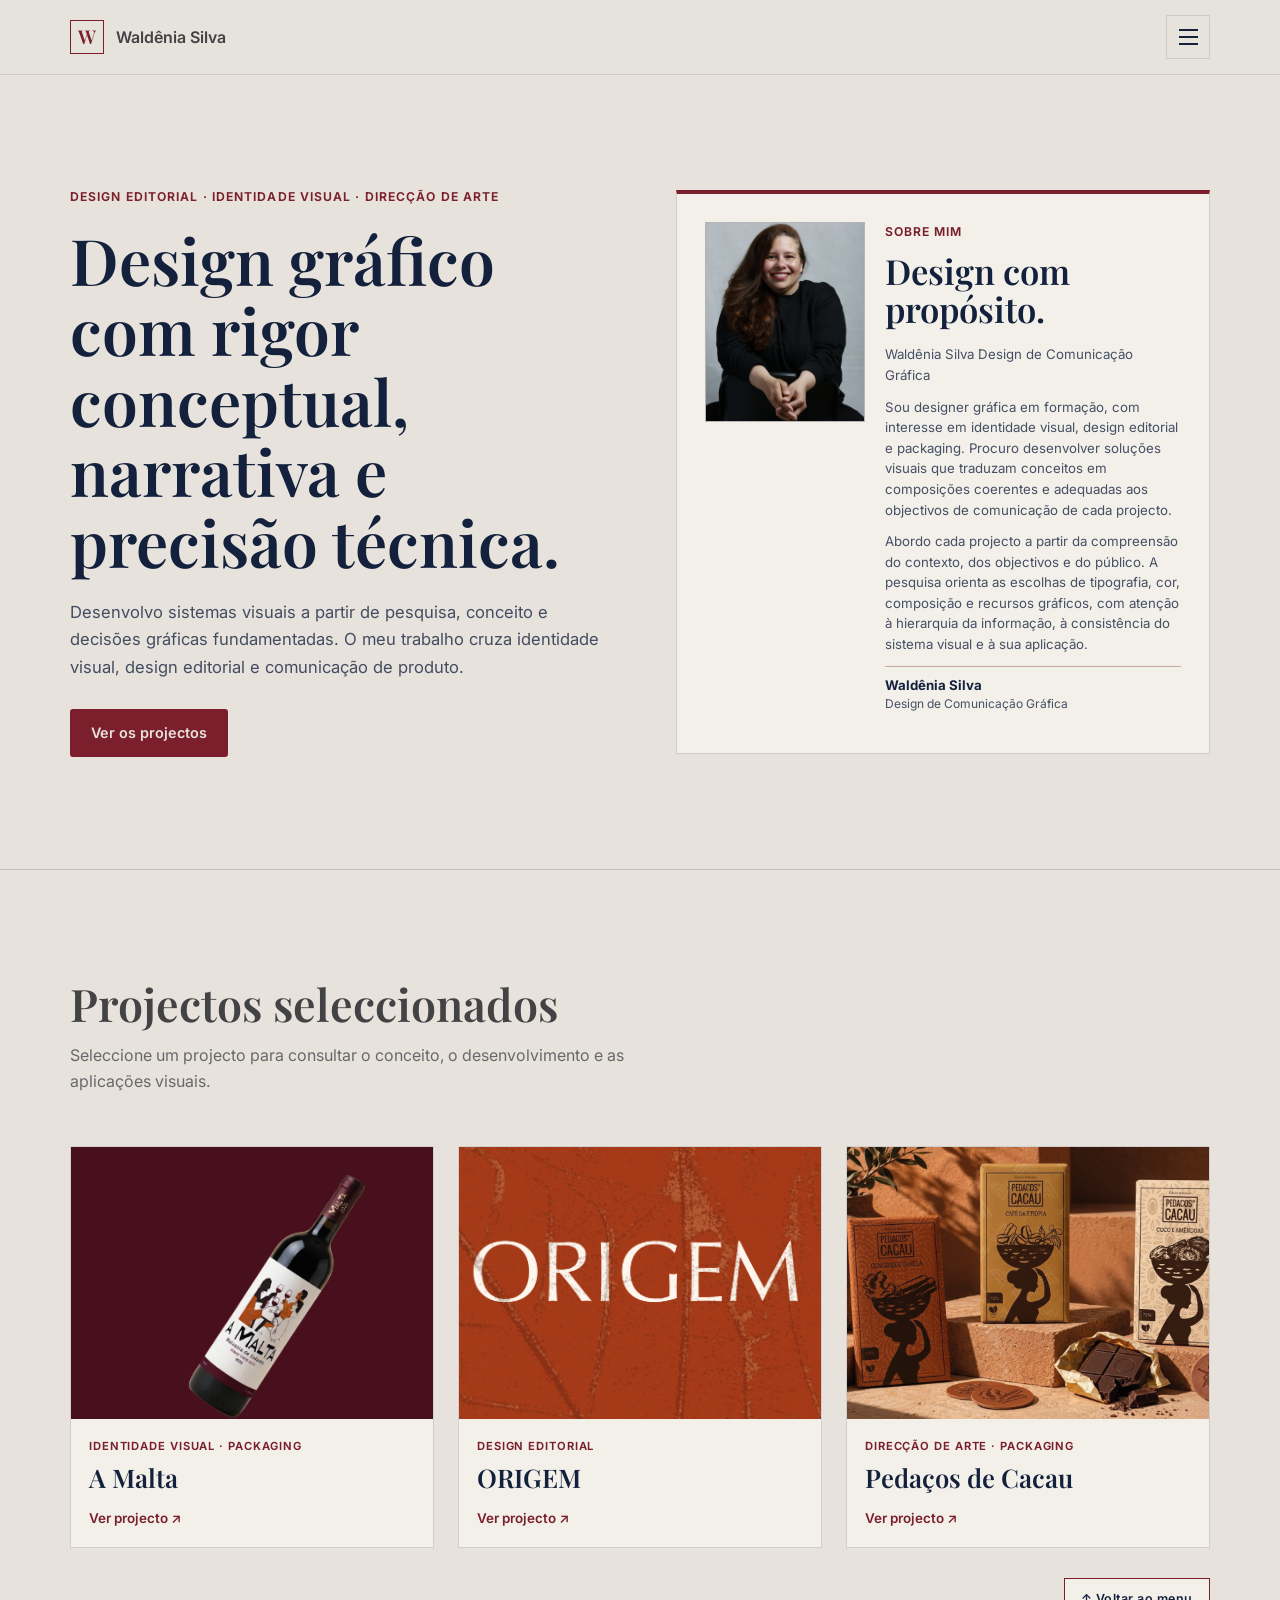
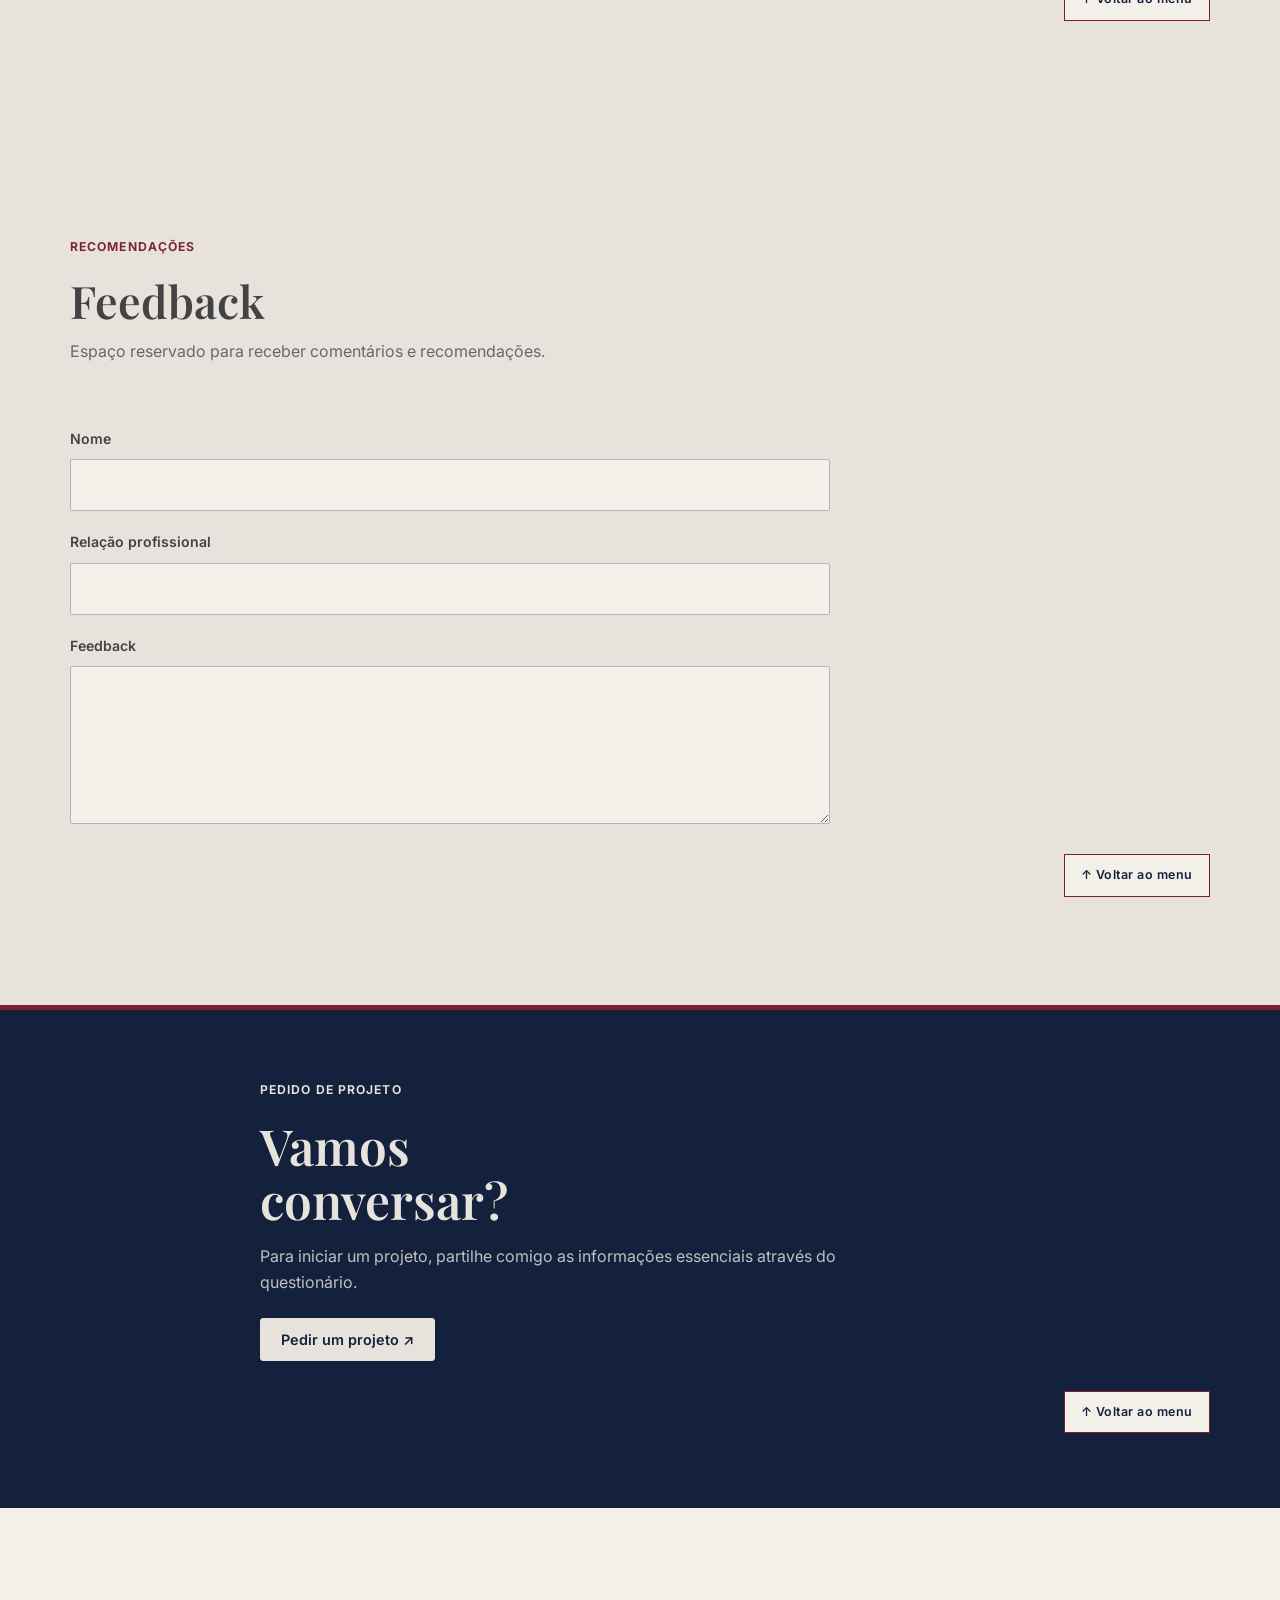
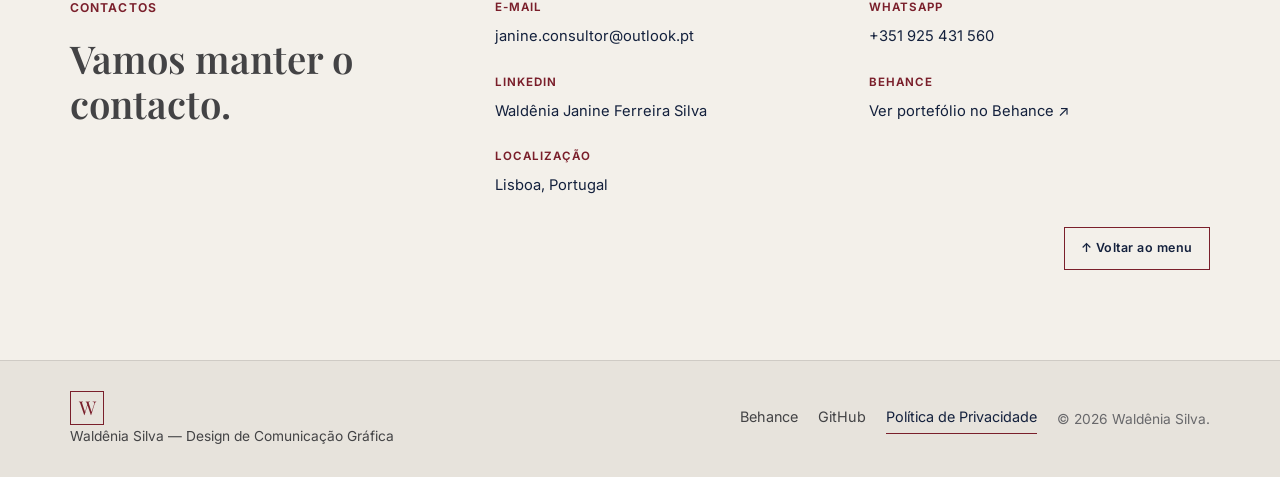
<file: avaliacao/index.html>
<!DOCTYPE html>
<html lang="pt-PT">
<head>
<meta charset="UTF-8">
<meta name="viewport" content="width=device-width, initial-scale=1.0">
<title>Waldênia Silva — Design de Comunicação Gráfica | Pré-visualização</title>
<meta name="description" content="Portefólio de Waldênia Silva, designer gráfica em formação. Identidade visual, design editorial e direcção de arte.">
<link rel="preconnect" href="https://fonts.googleapis.com">
<link rel="preconnect" href="https://fonts.gstatic.com" crossorigin>
<link href="https://fonts.googleapis.com/css2?family=Inter:wght@400;500;600;650&family=Playfair+Display:wght@600;700&display=swap" rel="stylesheet">
<link rel="stylesheet" href="./preview.css?v=20261124-formularios-v1">
</head>
<body>
<header class="sticky-navbar">
  <div class="container nav-container">
    <a href="#inicio" class="brand-logo" aria-label="Waldênia Silva, início">
      <span class="brand-mark" aria-hidden="true">W</span><span class="brand-name">Waldênia Silva</span>
    </a>
    <button class="menu-toggle" type="button" aria-label="Abrir menu" aria-expanded="false" aria-controls="evaluation-navigation">
      <span></span><span></span><span></span>
    </button>
    <nav class="nav-links" id="evaluation-navigation" aria-label="Navegação principal" hidden>
      <a href="#inicio">Início</a>
      <a href="#sobre">Sobre mim</a>
      <a href="#projetos">Projectos</a>
      <a href="#feedback">Feedback</a>
      <a href="#pedido-projeto">Pedir projecto</a>
      <a href="#contacto">Contactos</a>
    </nav>
  </div>
</header>
<main>
<section class="hero-section" id="inicio">
  <div class="container hero-grid">
    <div class="hero-content">
      <span class="eyebrow">Design Editorial · Identidade Visual · Direcção de Arte</span>
      <h1>Design gráfico com rigor conceptual, narrativa e precisão técnica.</h1>
      <p class="hero-sub">Desenvolvo sistemas visuais a partir de pesquisa, conceito e decisões gráficas fundamentadas. O meu trabalho cruza identidade visual, design editorial e comunicação de produto.</p>
      <div class="hero-actions"><a href="#projetos" class="btn btn-primary">Ver os projectos</a></div>
    </div>
    <aside class="hero-profile" id="sobre" aria-label="Sobre mim">
  <div class="hero-profile-photo"><img src="../foto-waldenia.jpg.JPG" alt="Retrato de Waldênia Silva"></div>
  <div class="hero-profile-copy">
    <span class="eyebrow">Sobre mim</span>
    <h2>Design com<br><span>propósito.</span></h2>
    <p>Waldênia Silva <span>Design de Comunicação Gráfica</span></p>
    <p>Sou designer gráfica em formação, com interesse em identidade visual, design editorial e packaging. Procuro desenvolver soluções visuais que traduzam conceitos em composições coerentes e adequadas aos objectivos de comunicação de cada projecto.</p>
    <p>Abordo cada projecto a partir da compreensão do contexto, dos objectivos e do público. A pesquisa orienta as escolhas de tipografia, cor, composição e recursos gráficos, com atenção à hierarquia da informação, à consistência do sistema visual e à sua aplicação.</p>
    <p class="hero-profile-signature"><strong>Waldênia Silva</strong><span>Design de Comunicação Gráfica</span></p>
  </div>
</aside>
  </div>
</section>


<section class="section" id="projetos">
<div class="container">
  <header class="section-header"><h2>Projectos seleccionados</h2><p>Seleccione um projecto para consultar o conceito, o desenvolvimento e as aplicações visuais.</p></header>
  <div class="project-card-grid"><button type="button" class="project-card" data-open-modal="modal-0" aria-haspopup="dialog">
  <span class="project-card-image"><img src="../Imagem/A-Malta/A%20Malta-1.png" alt="Capa de apresentação do projecto A Malta" loading="lazy"></span>
  <span class="project-card-info"><span class="project-card-category">Identidade Visual · Packaging</span><span class="project-card-title">A Malta</span><span class="project-card-action">Ver projecto <span aria-hidden="true">↗</span></span></span>
</button>
<button type="button" class="project-card" data-open-modal="modal-1" aria-haspopup="dialog">
  <span class="project-card-image"><img src="../Imagem/Origem/Revista%20Origem%20final_Capa.png" alt="Capa de apresentação do projecto ORIGEM" loading="lazy"></span>
  <span class="project-card-info"><span class="project-card-category">Design Editorial</span><span class="project-card-title">ORIGEM</span><span class="project-card-action">Ver projecto <span aria-hidden="true">↗</span></span></span>
</button>
<button type="button" class="project-card" data-open-modal="modal-2" aria-haspopup="dialog">
  <span class="project-card-image"><img src="../Chocolate-01.png" alt="Capa de apresentação do projecto Pedaços de Cacau" loading="lazy"></span>
  <span class="project-card-info"><span class="project-card-category">Direcção de Arte · Packaging</span><span class="project-card-title">Pedaços de Cacau</span><span class="project-card-action">Ver projecto <span aria-hidden="true">↗</span></span></span>
</button></div>
</div>

  <div class="section-return"><a class="section-return-link" href="#inicio">↑ Voltar ao menu</a></div>
</section>
<div class="project-modal" id="modal-0" aria-hidden="true">
  <div class="project-modal-dialog" role="dialog" aria-modal="true" aria-labelledby="modal-title-0" tabindex="-1">
<button type="button" class="project-modal-close"
            aria-label="Fechar projeto"
            data-aria-label-pt="Fechar projeto"
            data-aria-label-en="Close project">×</button>

        <p class="eyebrow" data-pt="IDENTIDADE VISUAL" data-en="VISUAL IDENTITY">IDENTIDADE VISUAL</p>
        <h2 id="malta-modal-title">A Malta</h2>

        <details class="project-style-editor" id="malta-style-editor" open>
            <summary data-pt="Estilos de projecto" data-en="Project styles">Estilos de projecto</summary>
            <div class="project-style-controls">
                <p class="project-style-note"
                    data-pt="Ajustes privados, guardados apenas neste navegador."
                    data-en="Private settings, saved only in this browser.">
                    Ajustes privados, guardados apenas neste navegador.
                </p>
                <div class="project-style-fields">
                    <div class="project-style-field">
                        <label for="malta-bg-color" data-pt="Cor do fundo" data-en="Background colour">Cor do fundo</label>
                        <div class="project-style-color">
                            <input type="color" id="malta-bg-color" value="#E8E4D8" aria-label="Escolher cor de fundo">
                            <input type="text" id="malta-bg-hex" value="#E8E4D8" maxlength="7" spellcheck="false" inputmode="text" aria-label="Código hexadecimal da cor">
                        </div>
                    </div>
                    <div class="project-style-field">
                        <label for="malta-spacing" data-pt="Espaçamento entre pranchetas (px)" data-en="Spacing between artboards (px)">Espaçamento entre pranchetas (px)</label>
                        <input type="number" id="malta-spacing" min="-30" max="40" step="1" value="-4">
                    </div>
                </div>
                <div class="project-style-actions">
                    <button type="button" class="project-style-save" id="malta-style-save" data-pt="Guardar" data-en="Save">Guardar</button>
                    <button type="button" class="project-style-cancel" id="malta-style-cancel" data-pt="Cancelar" data-en="Cancel">Cancelar</button>
                    <span class="project-style-status" id="malta-style-status" role="status" aria-live="polite"></span>
                </div>
            </div>
        </details>

        <p class="project-modal-intro"
            data-pt="A Malta é um projecto académico de identidade visual e packaging para uma marca fictícia de vinhos associada à região de Sintra/Colares. Depois de desenvolver uma primeira proposta em contexto de sala de aula, decidi reformular a linguagem visual, mantendo o conceito de base. A revisão incidiu sobre três áreas: direcção de arte, com a substituição da imagem anteriormente seleccionada; tipografia, através de uma nova escolha tipográfica; e paleta cromática, com a redefinição das cores da identidade. O objectivo foi alcançar uma expressão visual mais coerente com o posicionamento pretendido."
            data-en="A Malta is an academic visual identity and packaging project for a fictional wine brand associated with the Sintra/Colares region. After developing an initial proposal in class, I decided to revise its visual language while retaining the original concept. The revision focused on three areas: art direction, replacing the previously selected image; typography, through a new type selection; and colour palette, redefining the identity's colours. The aim was to achieve a visual expression more consistent with the intended positioning.">
            A Malta é um projecto académico de identidade visual e packaging para uma marca fictícia de vinhos associada à região de Sintra/Colares. Depois de desenvolver uma primeira proposta em contexto de sala de aula, decidi reformular a linguagem visual, mantendo o conceito de base. A revisão incidiu sobre três áreas: direcção de arte, com a substituição da imagem anteriormente seleccionada; tipografia, através de uma nova escolha tipográfica; e paleta cromática, com a redefinição das cores da identidade. O objectivo foi alcançar uma expressão visual mais coerente com o posicionamento pretendido.
        </p>

        <div class="project-modal-gallery malta-gallery">
            <img src="./Imagem/A-Malta/a-malta-01.png"
                alt="A Malta — apresentação do conceito e da identidade visual"
                data-alt-pt="A Malta — apresentação do conceito e da identidade visual"
                data-alt-en="A Malta — concept and visual identity presentation"
                loading="lazy">
            <img src="./Imagem/A-Malta/A%20Malta-2.png"
                alt="A Malta — desenvolvimento do sistema gráfico e tipográfico"
                data-alt-pt="A Malta — desenvolvimento do sistema gráfico e tipográfico"
                data-alt-en="A Malta — graphic and typographic system development"
                loading="lazy">
            <img src="./Imagem/A-Malta/A%20Malta-3.png"
                alt="A Malta — aplicações da identidade visual"
                data-alt-pt="A Malta — aplicações da identidade visual"
                data-alt-en="A Malta — visual identity applications"
                loading="lazy">
            <img src="./Imagem/A-Malta/A%20Malta-4.png"
                alt="A Malta — sistema de packaging e apresentação das referências"
                data-alt-pt="A Malta — sistema de packaging e apresentação das referências"
                data-alt-en="A Malta — packaging system and wine range presentation"
                loading="lazy">
            <img src="./Imagem/A-Malta/A%20Malta-5.png"
                alt="A Malta — aplicação da identidade visual"
                data-alt-pt="A Malta — aplicação da identidade visual"
                data-alt-en="A Malta — visual identity application"
                loading="lazy">
        </div>

        <div class="project-modal-details">
            <div>
                <strong data-pt="Projeto" data-en="Project">Projeto</strong>
                <span data-pt="Identidade Visual e Packaging" data-en="Visual Identity and Packaging">Identidade Visual e Packaging</span>
            </div>
            <div>
                <strong data-pt="Marca" data-en="Brand">Marca</strong>
                <span data-pt="Marca fictícia · Vinhos de Sintra/Colares" data-en="Fictional brand · Sintra/Colares wines">Marca fictícia · Vinhos de Sintra/Colares</span>
            </div>
            <div>
                <strong data-pt="Conceito" data-en="Concept">Conceito</strong>
                <span data-pt="Encontro · Comunidade · Convivialidade" data-en="Gathering · Community · Togetherness">Encontro · Comunidade · Convivialidade</span>
            </div>
        </div>

        <button type="button" class="project-modal-back">
            <span data-pt="← Voltar aos projetos" data-en="← Back to projects">← Voltar aos projetos</span>
        </button>
    </div>
    </div>
</div>
<div class="project-modal" id="modal-1" aria-hidden="true">
  <div class="project-modal-dialog" role="dialog" aria-modal="true" aria-labelledby="modal-title-1" tabindex="-1">
<button type="button" class="project-modal-close"
            aria-label="Fechar projeto"
            data-aria-label-pt="Fechar projeto"
            data-aria-label-en="Close project">×</button>

        <p class="eyebrow" data-pt="DESIGN EDITORIAL" data-en="EDITORIAL DESIGN">DESIGN EDITORIAL</p>
        <h2 id="origem-modal-title">ORIGEM</h2>

        <p class="project-modal-intro"
            data-pt="A ORIGEM é uma revista editorial de 32 páginas que investiga aquilo que está por trás da produção gráfica, convidando o leitor a olhar para além da forma final dos objectos e a compreender as relações entre design, materiais, processos e impacto ambiental. Partindo da ideia de que tudo aquilo que vemos resulta de algo que não vemos, a publicação propõe uma reflexão sobre as escolhas que antecedem cada produto gráfico: de onde vêm os materiais, como são transformados, que recursos envolvem e quais as consequências das decisões tomadas ao longo do processo. A narrativa editorial desenvolve-se em três eixos complementares: Design, Produção e Impacto. Primeiro, explora o papel do design na compreensão dos sistemas e das suas relações; depois, aborda a origem dos materiais e a responsabilidade dos processos de produção; por fim, evidencia como essas escolhas se reflectem nas pessoas, nas comunidades e no planeta. Mais do que apresentar a sustentabilidade como uma questão estética, a ORIGEM procura estimular uma visão crítica e consciente da produção gráfica, mostrando que o impacto de um objecto começa muito antes de chegar às mãos do consumidor. Tudo aquilo que vemos é resultado de algo que não vemos."
            data-en="ORIGEM is a 32-page editorial magazine investigating what lies behind graphic production. It invites readers to look beyond the final form of objects and understand the relationships between design, materials, processes and environmental impact. Built around the idea that everything we see is the result of something we do not see, the publication reflects on the choices behind every printed product: where materials come from, how they are transformed, which resources they require and the consequences of decisions made throughout the process. The editorial narrative is organised around three complementary themes: Design, Production and Impact. It first explores design as a way of understanding systems and their relationships; then examines the origins of materials and the responsibility involved in production processes; finally, it considers how these choices affect people, communities and the planet. Rather than treating sustainability as a purely visual concern, ORIGEM aims to encourage a critical and conscious view of graphic production, showing that the impact of an object begins long before it reaches the consumer. Everything we see is the result of something we do not see.">
            A ORIGEM é uma revista editorial de 32 páginas que investiga aquilo que está por trás da produção gráfica, convidando o leitor a olhar para além da forma final dos objectos e a compreender as relações entre design, materiais, processos e impacto ambiental.

            Partindo da ideia de que tudo aquilo que vemos resulta de algo que não vemos, a publicação propõe uma reflexão sobre as escolhas que antecedem cada produto gráfico: de onde vêm os materiais, como são transformados, que recursos envolvem e quais as consequências das decisões tomadas ao longo do processo.

            A narrativa editorial desenvolve-se em três eixos complementares: Design, Produção e Impacto. Primeiro, explora o papel do design na compreensão dos sistemas e das suas relações; depois, aborda a origem dos materiais e a responsabilidade dos processos de produção; por fim, evidencia como essas escolhas se reflectem nas pessoas, nas comunidades e no planeta.

            Mais do que apresentar a sustentabilidade como uma questão estética, a ORIGEM procura estimular uma visão crítica e consciente da produção gráfica, mostrando que o impacto de um objecto começa muito antes de chegar às mãos do consumidor.

            Tudo aquilo que vemos é resultado de algo que não vemos.
        </p>    </p>

        <div class="project-modal-gallery">
            <img src="./Revista%20corrigido%2001.png" alt="ORIGEM — capa da revista" loading="lazy">
            <img src="./Revista%20corrigido%2002.png" alt="ORIGEM — prancha editorial 02" loading="lazy">
            <img src="./Revista%20corrigido%2003.png" alt="ORIGEM — prancha editorial 03" loading="lazy">
            <img src="./Revista%20corrigido-04.png" alt="ORIGEM — prancha editorial 04" loading="lazy">
            <img src="./Revista%20corrigido-05.png" alt="ORIGEM — prancha editorial 05" loading="lazy">
            <img src="./Revista%20corrigido-06.png" alt="ORIGEM — prancha editorial 06" loading="lazy">
            <img src="./Revista%20corrigido-07.png" alt="ORIGEM — prancha editorial 07" loading="lazy">
            <img src="./Revista%20corrigido-08.png" alt="ORIGEM — prancha editorial 08" loading="lazy">
            <img src="./Revista%20corrigido-09.png" alt="ORIGEM — prancha editorial 09" loading="lazy">
        </div>

        <div class="project-modal-details">
            <div>
                <strong data-pt="Edição" data-en="Edition">Edição</strong>
                <span>#001 · 2026</span>
            </div>
            <div>
                <strong data-pt="Projeto" data-en="Project">Projeto</strong>
                <span data-pt="Design Editorial" data-en="Editorial Design">Design Editorial</span>
            </div>
            <div>
                <strong data-pt="Conceito" data-en="Concept">Conceito</strong>
                <span data-pt="O impacto por trás da produção gráfica"
                    data-en="The impact behind graphic production">O impacto por trás da produção gráfica</span>
            </div>
            <div>
                <strong data-pt="Direção visual" data-en="Art direction">Direção visual</strong>
                <span data-pt="Grelha · Tipografia · Materiais · Investigação"
                    data-en="Grid · Typography · Materials · Research">Grelha · Tipografia · Materiais · Investigação</span>
            </div>
        </div>

        <button type="button" class="project-modal-back">
            <span data-pt="← Voltar aos projetos" data-en="← Back to projects">← Voltar aos projetos</span>
        </button>
    </div>
    </div>
</div>
<div class="project-modal" id="modal-2" aria-hidden="true">
  <div class="project-modal-dialog" role="dialog" aria-modal="true" aria-labelledby="modal-title-2" tabindex="-1">
<button type="button" class="project-modal-close"
            aria-label="Fechar projecto"
            data-aria-label-pt="Fechar projecto"
            data-aria-label-en="Close project">×</button>

        <p class="eyebrow" data-pt="DIRECÇÃO DE ARTE · PACKAGING" data-en="ART DIRECTION · PACKAGING">DIRECÇÃO DE ARTE · PACKAGING</p>
        <h2 id="pedacos-modal-title">Pedaços de Cacau</h2>

        <details class="project-style-editor" id="pedacos-style-editor">
            <summary data-pt="Estilos de projecto" data-en="Project styles">Estilos de projecto</summary>
            <div class="project-style-controls">
                <p class="project-style-note"
                    data-pt="Ajustes privados, guardados apenas neste navegador."
                    data-en="Private settings, saved only in this browser.">
                    Ajustes privados, guardados apenas neste navegador.
                </p>

                <div class="project-style-fields">
                    <div class="project-style-field">
                        <label for="pedacos-bg-color" data-pt="Cor do fundo" data-en="Background colour">Cor do fundo</label>
                        <div class="project-style-color">
                            <input type="color" id="pedacos-bg-color" value="#E8E4D8" aria-label="Escolher cor de fundo">
                            <input type="text" id="pedacos-bg-hex" value="#E8E4D8" maxlength="7" spellcheck="false" inputmode="text" aria-label="Código hexadecimal da cor">
                        </div>
                    </div>

                    <div class="project-style-field">
                        <label for="pedacos-spacing" data-pt="Espaçamento entre pranchetas (px)" data-en="Spacing between artboards (px)">Espaçamento entre pranchetas (px)</label>
                        <input type="number" id="pedacos-spacing" min="-30" max="40" step="1" value="-8">
                    </div>
                </div>

                <div class="project-style-actions">
                    <button type="button" class="project-style-save" id="pedacos-style-save"
                        data-pt="Guardar" data-en="Save">Guardar</button>
                    <button type="button" class="project-style-cancel" id="pedacos-style-cancel"
                        data-pt="Cancelar" data-en="Cancel">Cancelar</button>
                    <span class="project-style-status" id="pedacos-style-status" role="status" aria-live="polite"></span>
                </div>
            </div>
        </details>

        <h3 data-pt="O Projecto" data-en="The Project">O Projecto</h3>
        <p class="project-modal-intro"
            data-pt="O projecto Pedaços de Cacau consistiu no desenvolvimento de uma proposta de direcção de arte para uma colecção especial de três embalagens de chocolate artesanal. O desafio passou por construir uma linguagem visual coerente para a colecção, articulando os elementos da identidade da marca com a ilustração, a tipografia e a composição gráfica das embalagens. A proposta procurou valorizar a apresentação do produto, assegurando simultaneamente a diferenciação entre os sabores e a consistência visual das três embalagens."
            data-en="The Pedaços de Cacau project involved developing an art direction proposal for a special collection of three artisan chocolate packages. The challenge was to build a coherent visual language, bringing together the brand identity, illustration, typography and graphic composition. The proposal aimed to enhance the product presentation while differentiating the flavours and maintaining consistency across the collection.">
            O projecto Pedaços de Cacau consistiu no desenvolvimento de uma proposta de direcção de arte para uma colecção especial de três embalagens de chocolate artesanal. O desafio passou por construir uma linguagem visual coerente para a colecção, articulando os elementos da identidade da marca com a ilustração, a tipografia e a composição gráfica das embalagens. A proposta procurou valorizar a apresentação do produto, assegurando simultaneamente a diferenciação entre os sabores e a consistência visual das três embalagens.
        </p>

        <h3 data-pt="A Marca" data-en="The Brand">A Marca</h3>
        <p class="project-modal-intro"
            data-pt="A Pedaços de Cacau é uma marca portuguesa de chocolates artesanais, com enfoque no chocolate negro, na combinação de ingredientes diferenciadores e na valorização da experiência de degustação. Com um posicionamento premium, a marca associa a qualidade do produto ao cuidado da produção artesanal e à apresentação visual. Neste projecto, a identidade existente foi preservada e utilizada como ponto de partida para desenvolver uma colecção especial de embalagens, sem descaracterizar o universo visual da marca."
            data-en="Pedaços de Cacau is a Portuguese artisan chocolate brand focused on dark chocolate, distinctive ingredient combinations and the tasting experience. With a premium positioning, the brand connects product quality with artisanal care and visual presentation. In this project, the existing identity was retained as the starting point for a special packaging collection, without losing the brand's visual character.">
            A Pedaços de Cacau é uma marca portuguesa de chocolates artesanais, com enfoque no chocolate negro, na combinação de ingredientes diferenciadores e na valorização da experiência de degustação. Com um posicionamento premium, a marca associa a qualidade do produto ao cuidado da produção artesanal e à apresentação visual. Neste projecto, a identidade existente foi preservada e utilizada como ponto de partida para desenvolver uma colecção especial de embalagens, sem descaracterizar o universo visual da marca.
        </p>

        <h3 data-pt="Conceito e Direcção de Arte" data-en="Concept and Art Direction">Conceito e Direcção de Arte</h3>
        <p class="project-modal-intro"
            data-pt="A direcção de arte foi construída a partir de três elementos associados à essência do produto: a terra, enquanto expressão do terroir, os ingredientes e o trabalho manual. A dimensão humana assume um papel central na linguagem visual através da silhueta de uma mulher que transporta os ingredientes de cada receita. Esta representação aproxima o consumidor da origem do chocolate, evocando autenticidade, proximidade e cuidado artesanal. A ilustração foi integrada como elemento central da composição, orientando a construção visual de cada embalagem. A unidade da colecção é assegurada pela linguagem gráfica partilhada, enquanto os ingredientes e os elementos cromáticos permitem distinguir cada variedade."
            data-en="The art direction draws on three elements associated with the essence of the product: the land, as an expression of terroir, the ingredients and manual craftsmanship. The human dimension takes centre stage through the silhouette of a woman carrying the ingredients of each recipe. This visual approach brings consumers closer to the origin of the chocolate, evoking authenticity, warmth and artisanal care. The illustration is integrated as the central visual asset, guiding the composition of each package. A shared graphic language unifies the collection, while ingredients and colour differentiate each variety.">
            A direcção de arte foi construída a partir de três elementos associados à essência do produto: a terra, enquanto expressão do terroir, os ingredientes e o trabalho manual. A dimensão humana assume um papel central na linguagem visual através da silhueta de uma mulher que transporta os ingredientes de cada receita. Esta representação aproxima o consumidor da origem do chocolate, evocando autenticidade, proximidade e cuidado artesanal. A ilustração foi integrada como elemento central da composição, orientando a construção visual de cada embalagem. A unidade da colecção é assegurada pela linguagem gráfica partilhada, enquanto os ingredientes e os elementos cromáticos permitem distinguir cada variedade.
        </p>

        <div class="project-modal-gallery">
            <img src="./Chocolate-01.png" alt="Pedaços de Cacau — fotografia 1 da colecção" data-alt-pt="Pedaços de Cacau — fotografia 1 da colecção" data-alt-en="Pedaços de Cacau — collection photograph 1" loading="lazy">
            <img src="./Chocolate-02.png" alt="Pedaços de Cacau — fotografia 2 da colecção" data-alt-pt="Pedaços de Cacau — fotografia 2 da colecção" data-alt-en="Pedaços de Cacau — collection photograph 2" loading="lazy">
            <img src="./Chocolate-03.png" alt="Pedaços de Cacau — fotografia 3 da colecção" data-alt-pt="Pedaços de Cacau — fotografia 3 da colecção" data-alt-en="Pedaços de Cacau — collection photograph 3" loading="lazy">
            <img src="./Chocolate-04.png" alt="Pedaços de Cacau — fotografia 4 da colecção" data-alt-pt="Pedaços de Cacau — fotografia 4 da colecção" data-alt-en="Pedaços de Cacau — collection photograph 4" loading="lazy">
            <img src="./Chocolate-05.png" alt="Pedaços de Cacau — fotografia 5 da colecção" data-alt-pt="Pedaços de Cacau — fotografia 5 da colecção" data-alt-en="Pedaços de Cacau — collection photograph 5" loading="lazy">
        </div>

        <div class="project-modal-details">
            <div>
                <strong data-pt="Área" data-en="Discipline">Área</strong>
                <span data-pt="Direcção de Arte e Packaging" data-en="Art Direction and Packaging">Direcção de Arte e Packaging</span>
            </div>
            <div>
                <strong data-pt="Marca" data-en="Brand">Marca</strong>
                <span>Pedaços de Cacau</span>
            </div>
            <div>
                <strong data-pt="Imagem" data-en="Image">Imagem</strong>
                <span data-pt="Autoria não identificada · Selecção e integração na direcção de arte" data-en="Author unidentified · Selected and integrated into the art direction">Autoria não identificada · Selecção e integração na direcção de arte</span>
            </div>
        </div>

        <button type="button" class="project-modal-back">
            <span data-pt="← Voltar aos projectos" data-en="← Back to projects">← Voltar aos projectos</span>
        </button>
    </div>
    </div>
</div>
<section class="section feedback-section" id="feedback">
  <div class="container">
    <header class="section-header">
      <span class="eyebrow">Recomendações</span>
      <h2>Feedback</h2>
      <p>Espaço reservado para receber comentários e recomendações.</p>
    </header>
    <form class="feedback-form">
      <div class="feedback-fields">
        <label for="feedback-nome">Nome</label>
        <input id="feedback-nome" name="nome" type="text">
        <label for="feedback-relacao">Relação profissional</label>
        <input id="feedback-relacao" name="relacao" type="text">
        <label for="feedback-mensagem">Feedback</label>
        <textarea id="feedback-mensagem" name="mensagem" rows="5"></textarea>
      </div>
    </form>
  </div>

  <div class="section-return"><a class="section-return-link" href="#inicio">↑ Voltar ao menu</a></div>
</section>
<section id="pedido-projeto" class="contacto contacto-pedido ws-project-request">
        <div class="ws-project-request__content">
            <p class="eyebrow" data-pt="PEDIDO DE PROJETO" data-en="PROJECT INQUIRY">PEDIDO DE PROJETO</p>

            <h2>
                <span data-pt="Vamos" data-en="Let's">Vamos</span><br>
                <span data-pt="conversar?" data-en="talk?">conversar?</span>
            </h2>

            <p class="ws-project-request__description"
                data-pt="Para iniciar um projeto, partilhe comigo as informações essenciais através do questionário."
                data-en="To start a project, share the essential information with me through the questionnaire.">
                Para iniciar um projeto, partilhe comigo as informações essenciais
                através do questionário.
            </p>

            <button type="button" class="button ws-project-request__button" id="open-prebriefing">
                <span data-pt="Pedir um projeto" data-en="Request a project">Pedir um projeto</span>
                <span aria-hidden="true">↗</span>
            </button>
        </div>

    
  <div class="section-return"><a class="section-return-link" href="#inicio">↑ Voltar ao menu</a></div>
</section>
<section id="contacto" class="contact-section contact-details">
  <div class="container contact-details-grid">
    <div class="contact-details-heading">
      <span class="eyebrow">Contactos</span>
      <h2>Vamos manter o contacto.</h2>
    </div>
    <div class="contact-details-list">
      <div class="contact-detail"><span>E-mail</span><a href="mailto:janine.consultor@outlook.pt">janine.consultor@outlook.pt</a></div>
      <div class="contact-detail"><span>WhatsApp</span><a href="https://wa.me/351925431560" target="_blank" rel="noopener noreferrer">+351 925 431 560</a></div>
      <div class="contact-detail"><span>LinkedIn</span><a href="https://www.linkedin.com/in/wald%C3%AAnia-janine-ferreira-silva-a0419a47/" target="_blank" rel="noopener noreferrer">Waldênia Janine Ferreira Silva</a></div>
      <div class="contact-detail"><span>Behance</span><a href="https://www.behance.net/janineferreira5" target="_blank" rel="noopener noreferrer">Ver portefólio no Behance ↗</a></div>
      <div class="contact-detail"><span>Localização</span><p>Lisboa, Portugal</p></div>
    </div>
  </div>

  <div class="section-return"><a class="section-return-link" href="#inicio">↑ Voltar ao menu</a></div>
</section>
</main>
<footer class="site-footer"><div class="container footer-grid">
  <div class="footer-brand"><span class="brand-mark" aria-hidden="true">W</span><span>Waldênia Silva — Design de Comunicação Gráfica</span></div>
  <div class="footer-links"><a href="https://www.behance.net/janineferreira5" target="_blank" rel="noopener noreferrer">Behance</a><a href="https://github.com/janineconsultor-code" target="_blank" rel="noopener noreferrer">GitHub</a><a href="./privacidade.html">Política de Privacidade</a></div>
  <p class="copyright">© 2026 Waldênia Silva.</p>
</div></footer>
<script>
(function(){
  const triggers=document.querySelectorAll('[data-open-modal]');
  let lastTrigger=null;
  function openModal(id,trigger){
    const modal=document.getElementById(id);
    if(!modal)return;
    lastTrigger=trigger;
    modal.classList.add('is-open');
    modal.setAttribute('aria-hidden','false');
    document.body.classList.add('project-modal-open');
    const dialog=modal.querySelector('.project-modal-dialog');
    if(dialog)dialog.focus();
  }
  function closeModal(modal){
    if(!modal)return;
    modal.classList.remove('is-open');
    modal.setAttribute('aria-hidden','true');
    if(!document.querySelector('.project-modal.is-open'))document.body.classList.remove('project-modal-open');
    if(lastTrigger){lastTrigger.focus();lastTrigger=null;}
  }
  triggers.forEach(trigger=>trigger.addEventListener('click',()=>openModal(trigger.dataset.openModal,trigger)));
  document.querySelectorAll('.project-modal-close,.project-modal-back').forEach(button=>button.addEventListener('click',()=>closeModal(button.closest('.project-modal'))));
  document.querySelectorAll('.project-modal').forEach(modal=>modal.addEventListener('click',event=>{if(event.target===modal)closeModal(modal);}));
  document.addEventListener('keydown',event=>{if(event.key==='Escape'){const open=document.querySelector('.project-modal.is-open');if(open)closeModal(open);}});
})();
</script>
<!-- MODAL DO PRÉ-BRIEFING -->
<div class="prebriefing-modal" id="pre-briefing" aria-hidden="true">
    <div class="prebriefing-modal-content" role="dialog" aria-modal="true"
        aria-labelledby="prebriefing-title" tabindex="-1">

        <button type="button" class="prebriefing-close"
            aria-label="Fechar pré-briefing"
            data-aria-label-pt="Fechar pré-briefing"
            data-aria-label-en="Close project brief">×</button>

        <div class="prebriefing" id="prebriefing-content">
            <div class="prebriefing-header">
                <p class="eyebrow" data-pt="NOVO PROJETO" data-en="NEW PROJECT">NOVO PROJETO</p>
                <h3 id="prebriefing-title" data-pt="Pré-briefing" data-en="Project brief">Pré-briefing</h3>

                <p data-pt="Partilhe comigo as informações essenciais para compreender o seu projeto."
                    data-en="Share the essential information I need to understand your project.">
                    Partilhe comigo as informações essenciais para
                    compreender o seu projeto.
                </p>

                <p class="form-note"
                    data-pt="* Campos de preenchimento obrigatório."
                    data-en="* Required fields.">* Campos de preenchimento obrigatório.</p>
            </div>

            <form id="prebriefing-form"
                action="https://formsubmit.co/janine.consultor@outlook.pt"
                method="POST"
                enctype="multipart/form-data">

                <input type="hidden" name="_subject" value="Pré-briefing | Novo pedido de projeto">
                <input type="hidden" name="_template" value="table">
                <input type="hidden" name="_captcha" value="true">
                <input type="hidden" name="_next"
                    value="https://janineconsultor-code.github.io/wald-enia-portfolio/obrigado.html">

                <div class="form-grid">
<div class="form-field">
<label for="nome" data-pt="Nome *" data-en="Name *">Nome *</label>
<input type="text" id="nome" name="nome" required data-required="true">
</div>
<div class="form-field">
<label for="email" data-pt="E-mail *" data-en="Email *">E-mail *</label>
<input type="email" id="email" name="email" autocomplete="email" required>
</div>
<div class="form-field">
<label for="telemovel" data-pt="Telemóvel" data-en="Phone">Telemóvel</label>
<input type="tel" id="telemovel" name="telemovel" autocomplete="tel">
</div>
<div class="form-field form-field-full">
<label for="marca" data-pt="Marca/empresa/projeto *" data-en="Brand/company/project *">Marca/empresa/projeto *</label>
<input type="text" id="marca" name="marca" required data-required="true">
</div>
<div class="form-field form-field-full">
<label for="servico" data-pt="Que serviço procuras? *" data-en="Which service are you looking for? *">Que serviço procuras? *</label>
<select id="servico" name="servico" required data-required="true">
<option value="" data-pt="Selecionar opção" data-en="Select an option">Selecionar opção</option>
<option value="Identidade visual" data-pt="Identidade visual" data-en="Visual identity">Identidade visual</option>
<option value="Design editorial" data-pt="Design editorial" data-en="Editorial design">Design editorial</option>
<option value="Packaging" data-pt="Packaging" data-en="Packaging">Packaging</option>
<option value="Publicidade e comunicação gráfica" data-pt="Publicidade e comunicação gráfica" data-en="Advertising and graphic communication">Publicidade e comunicação gráfica</option>
<option value="Outro" data-pt="Outro" data-en="Other">Outro</option>
</select>
</div>
<div class="form-field form-field-full">
<label for="descricao" data-pt="Fala-me um pouco sobre a tua marca, empresa ou projeto. *" data-en="Tell me a little about your brand, business or project. *">Fala-me um pouco sobre a tua marca, empresa ou projeto. *</label>
<textarea id="descricao" name="descricao" rows="3" required data-required="true"></textarea>
</div>
<div class="form-field form-field-full">
<label for="objetivo" data-pt="Qual é o principal objetivo deste projeto? *" data-en="What is the main objective of this project? *">Qual é o principal objetivo deste projeto? *</label>
<textarea id="objetivo" name="objetivo" rows="3" required data-required="true"></textarea>
</div>
<div class="form-field form-field-full">
<label for="publico" data-pt="A quem se destina este projeto? Quem é o teu público-alvo? *" data-en="Who is this project for? Who is the target audience? *">A quem se destina este projeto? Quem é o teu público-alvo? *</label>
<textarea id="publico" name="publico" rows="3" required data-required="true"></textarea>
</div>
<div class="form-field form-field-full">
<label for="necessidade" data-pt="Que problema ou necessidade pretendes resolver? *" data-en="What problem or need do you want to address? *">Que problema ou necessidade pretendes resolver? *</label>
<textarea id="necessidade" name="necessidade" rows="3" required data-required="true"></textarea>
</div>
<div class="form-field form-field-full">
<label for="referencias" data-pt="Existem marcas, projetos ou referências visuais de que gostes? O que te agrada neles?" data-en="Are there brands, projects or visual references you like? What appeals to you about them?">Existem marcas, projetos ou referências visuais de que gostes? O que te agrada neles?</label>
<textarea id="referencias" name="referencias" rows="3"></textarea>
</div>
<div class="form-field">
<label for="fase" data-pt="Em que fase está o projeto?" data-en="What stage is the project at?">Em que fase está o projeto?</label>
<select id="fase" name="fase">
<option value="" data-pt="Selecionar opção" data-en="Select an option">Selecionar opção</option>
<option value="A iniciar" data-pt="A iniciar" data-en="Not started">A iniciar</option>
<option value="Em desenvolvimento" data-pt="Em desenvolvimento" data-en="In progress">Em desenvolvimento</option>
<option value="Redesign de projeto existente" data-pt="Reformulação de um projeto existente" data-en="Redesign of an existing project">Reformulação de um projeto existente</option>
</select>
</div>
<div class="form-field">
<label for="prazo" data-pt="Qual é o prazo pretendido?" data-en="What is your desired deadline?">Qual é o prazo pretendido?</label>
<input type="text" id="prazo" name="prazo">
</div>
<div class="form-field">
<label for="orcamento" data-pt="Qual é o orçamento previsto?" data-en="What is your estimated budget?">Qual é o orçamento previsto?</label>
<select id="orcamento" name="orcamento">
<option value="" data-pt="Selecionar opção" data-en="Select an option">Selecionar opção</option>
<option value="Até 150 €" data-pt="Até 150 €" data-en="Up to €150">Até 150 €</option>
<option value="150 € a 300 €" data-pt="150 € a 300 €" data-en="€150 to €300">150 € a 300 €</option>
<option value="300 € a 600 €" data-pt="300 € a 600 €" data-en="€300 to €600">300 € a 600 €</option>
<option value="Mais de 600 €" data-pt="Mais de 600 €" data-en="Over €600">Mais de 600 €</option>
<option value="Ainda não definido" data-pt="Ainda não definido" data-en="Not yet decided">Ainda não definido</option>
</select>
</div>
<div class="form-field form-field-full">
<label for="anexo1" data-pt="Anexo 1 — Logótipo, referências ou documentos (opcional)" data-en="Attachment 1 — Logo, references or documents (optional)">Anexo 1 — Logótipo, referências ou documentos (opcional)</label>
<input type="file" id="anexo1" name="attachment" accept=".pdf,.jpg,.jpeg,.png,.zip,application/pdf,image/jpeg,image/png,application/zip">
</div>
<div class="form-field form-field-full">
<label for="anexo2" data-pt="Anexo 2 — Ficheiro adicional (opcional)" data-en="Attachment 2 — Additional file (optional)">Anexo 2 — Ficheiro adicional (opcional)</label>
<input type="file" id="anexo2" name="attachment2" accept=".pdf,.jpg,.jpeg,.png,.zip,application/pdf,image/jpeg,image/png,application/zip">
</div>
<div class="form-field form-field-full">
<label for="anexo3" data-pt="Anexo 3 — Ficheiro adicional (opcional)" data-en="Attachment 3 — Additional file (optional)">Anexo 3 — Ficheiro adicional (opcional)</label>
<input type="file" id="anexo3" name="attachment3" accept=".pdf,.jpg,.jpeg,.png,.zip,application/pdf,image/jpeg,image/png,application/zip">
</div>
<p class="form-field-full form-help" data-pt="Podes enviar até 3 ficheiros PDF, JPG, PNG ou ZIP. O tamanho total dos anexos não pode ultrapassar 10 MB. Não envies documentos pessoais desnecessários." data-en="You can upload up to 3 PDF, JPG, PNG or ZIP files. The combined attachment size must not exceed 10 MB. Do not send unnecessary personal documents.">Podes enviar até 3 ficheiros PDF, JPG, PNG ou ZIP. O tamanho total dos anexos não pode ultrapassar 10 MB. Não envies documentos pessoais desnecessários.</p>
<div class="form-field form-field-full">
<label for="adicionais" data-pt="Há alguma informação importante que ainda não tenhamos abordado?" data-en="Is there any important information we have not covered?">Há alguma informação importante que ainda não tenhamos abordado?</label>
<textarea id="adicionais" name="adicionais" rows="3"></textarea>
</div>
<section class="form-conditional" data-service-group="Identidade visual" hidden aria-live="polite">
<h4 data-pt="IDENTIDADE VISUAL — DETALHES DA MARCA" data-en="VISUAL IDENTITY — BRAND DETAILS">IDENTIDADE VISUAL — DETALHES DA MARCA</h4>
<div class="form-field form-field-full">
<label for="iv_estado" data-pt="A tua marca já existe ou está a ser criada de raiz? *" data-en="Does your brand already exist or is it being created from scratch? *">A tua marca já existe ou está a ser criada de raiz? *</label>
<select id="iv_estado" name="iv_estado" required data-required="true">
<option value="" data-pt="Selecionar opção" data-en="Select an option">Selecionar opção</option>
<option value="Nova" data-pt="Marca nova" data-en="New brand">Marca nova</option>
<option value="Existente" data-pt="Marca existente" data-en="Existing brand">Marca existente</option>
<option value="Reformulação" data-pt="Reformulação da identidade" data-en="Identity redesign">Reformulação da identidade</option>
</select>
</div>
<div class="form-field form-field-full">
<label for="iv_produtos" data-pt="Que produtos ou serviços oferece a tua marca? *" data-en="What products or services does your brand offer? *">Que produtos ou serviços oferece a tua marca? *</label>
<textarea id="iv_produtos" name="iv_produtos" rows="3" required data-required="true"></textarea>
</div>
<div class="form-field form-field-full">
<label for="iv_percecao" data-pt="Como gostarias que as pessoas percebessem a tua marca? *" data-en="How would you like people to perceive your brand? *">Como gostarias que as pessoas percebessem a tua marca? *</label>
<textarea id="iv_percecao" name="iv_percecao" rows="3" required data-required="true"></textarea>
</div>
<fieldset class="form-field form-field-full checkbox-field" data-required-group="true">
<legend data-pt="Que características representam melhor a personalidade da marca? *" data-en="Which characteristics best represent your brand’s personality? *">Que características representam melhor a personalidade da marca? *</legend>
<div class="checkbox-options">
<label class="checkbox-option"><input type="checkbox" name="iv_personalidade[]" value="Moderna" data-required-checkbox="true"><span data-pt="Moderna" data-en="Modern">Moderna</span></label>
<label class="checkbox-option"><input type="checkbox" name="iv_personalidade[]" value="Elegante"><span data-pt="Elegante" data-en="Elegant">Elegante</span></label>
<label class="checkbox-option"><input type="checkbox" name="iv_personalidade[]" value="Minimalista"><span data-pt="Minimalista" data-en="Minimalist">Minimalista</span></label>
<label class="checkbox-option"><input type="checkbox" name="iv_personalidade[]" value="Artesanal"><span data-pt="Artesanal" data-en="Artisanal">Artesanal</span></label>
<label class="checkbox-option"><input type="checkbox" name="iv_personalidade[]" value="Divertida"><span data-pt="Divertida" data-en="Playful">Divertida</span></label>
<label class="checkbox-option"><input type="checkbox" name="iv_personalidade[]" value="Sofisticada"><span data-pt="Sofisticada" data-en="Sophisticated">Sofisticada</span></label>
<label class="checkbox-option"><input type="checkbox" name="iv_personalidade[]" value="Tradicional"><span data-pt="Tradicional" data-en="Traditional">Tradicional</span></label>
<label class="checkbox-option"><input type="checkbox" name="iv_personalidade[]" value="Ousada"><span data-pt="Ousada" data-en="Bold">Ousada</span></label>
<label class="checkbox-option"><input type="checkbox" name="iv_personalidade[]" value="Natural"><span data-pt="Natural" data-en="Natural">Natural</span></label>
<label class="checkbox-option"><input type="checkbox" name="iv_personalidade[]" value="Outra"><span data-pt="Outra" data-en="Other">Outra</span></label>
</div>
</fieldset>
<div class="form-field form-field-full">
<label for="iv_concorrentes" data-pt="Quem são os teus principais concorrentes?" data-en="Who are your main competitors?">Quem são os teus principais concorrentes?</label>
<textarea id="iv_concorrentes" name="iv_concorrentes" rows="3"></textarea>
</div>
<div class="form-field form-field-full">
<label for="iv_cores" data-pt="Existem cores que gostarias de utilizar ou evitar? Porquê?" data-en="Are there colours you would like to use or avoid? Why?">Existem cores que gostarias de utilizar ou evitar? Porquê?</label>
<textarea id="iv_cores" name="iv_cores" rows="3"></textarea>
</div>
<div class="form-field form-field-full">
<label for="iv_referencias" data-pt="Existem logótipos ou identidades visuais que admiras? O que gostas neles?" data-en="Are there logos or visual identities you admire? What do you like about them?">Existem logótipos ou identidades visuais que admiras? O que gostas neles?</label>
<textarea id="iv_referencias" name="iv_referencias" rows="3"></textarea>
</div>
<fieldset class="form-field form-field-full checkbox-field" data-required-group="true">
<legend data-pt="Onde será utilizada a identidade visual? *" data-en="Where will the visual identity be used? *">Onde será utilizada a identidade visual? *</legend>
<div class="checkbox-options">
<label class="checkbox-option"><input type="checkbox" name="iv_aplicacoes[]" value="Redes sociais" data-required-checkbox="true"><span data-pt="Redes sociais" data-en="Social media">Redes sociais</span></label>
<label class="checkbox-option"><input type="checkbox" name="iv_aplicacoes[]" value="Website"><span data-pt="Website" data-en="Website">Website</span></label>
<label class="checkbox-option"><input type="checkbox" name="iv_aplicacoes[]" value="Cartões de visita"><span data-pt="Cartões de visita" data-en="Business cards">Cartões de visita</span></label>
<label class="checkbox-option"><input type="checkbox" name="iv_aplicacoes[]" value="Documentos"><span data-pt="Documentos" data-en="Documents">Documentos</span></label>
<label class="checkbox-option"><input type="checkbox" name="iv_aplicacoes[]" value="Embalagens"><span data-pt="Embalagens" data-en="Packaging">Embalagens</span></label>
<label class="checkbox-option"><input type="checkbox" name="iv_aplicacoes[]" value="Publicidade"><span data-pt="Publicidade" data-en="Advertising">Publicidade</span></label>
<label class="checkbox-option"><input type="checkbox" name="iv_aplicacoes[]" value="Sinalética"><span data-pt="Sinalética" data-en="Signage">Sinalética</span></label>
<label class="checkbox-option"><input type="checkbox" name="iv_aplicacoes[]" value="Outros"><span data-pt="Outros" data-en="Other">Outros</span></label>
</div>
</fieldset>
<div class="form-field form-field-full">
<label for="iv_materiais_existem" data-pt="Já tens algum material visual que deva ser considerado? *" data-en="Do you have any existing visual materials that should be considered? *">Já tens algum material visual que deva ser considerado? *</label>
<select id="iv_materiais_existem" name="iv_materiais_existem" required data-required="true">
<option value="" data-pt="Selecionar opção" data-en="Select an option">Selecionar opção</option>
<option value="Sim" data-pt="Sim" data-en="Yes">Sim</option>
<option value="Não" data-pt="Não" data-en="No">Não</option>
</select>
</div>
<div class="form-field form-field-full conditional-detail" data-show-when="iv_materiais_existem:Sim" hidden><label for="iv_materiais" data-pt="Se sim, que materiais tens disponíveis?" data-en="If yes, which materials do you have available?">Se sim, que materiais tens disponíveis?</label><textarea id="iv_materiais" name="iv_materiais" rows="3"></textarea></div>

<h4 data-pt="CONTEXTO E OBJETIVOS" data-en="CONTEXT AND OBJECTIVES">CONTEXTO E OBJETIVOS</h4>
<div class="form-field form-field-full">
<label for="iv_setor" data-pt="Em que setor atua a marca? *" data-en="What sector does the brand operate in? *">Em que setor atua a marca? *</label>
<input id="iv_setor" name="iv_setor" type="text" required data-required="true" data-pt="" data-en="" placeholder="Ex.: alimentação, beleza, tecnologia" data-placeholder-pt="Ex.: alimentação, beleza, tecnologia" data-placeholder-en="E.g. food, beauty, technology">
</div>
<div class="form-field form-field-full">
<label for="iv_historia" data-pt="Como surgiu a marca e o que motivou a sua criação?" data-en="How did the brand start, and what motivated its creation?">Como surgiu a marca e o que motivou a sua criação?</label>
<textarea id="iv_historia" name="iv_historia" rows="3"></textarea>
</div>
<div class="form-field form-field-full">
<label for="iv_diferencial" data-pt="O que distingue a marca de outras que oferecem produtos ou serviços semelhantes? *" data-en="What distinguishes the brand from others offering similar products or services? *">O que distingue a marca de outras que oferecem produtos ou serviços semelhantes? *</label>
<textarea id="iv_diferencial" name="iv_diferencial" rows="3" required data-required="true"></textarea>
</div>
<div class="form-field form-field-full">
<label for="iv_objetivos" data-pt="Quais são os principais objetivos desta identidade visual? *" data-en="What are the main goals of this visual identity? *">Quais são os principais objetivos desta identidade visual? *</label>
<textarea id="iv_objetivos" name="iv_objetivos" rows="3" required data-required="true"></textarea>
</div>
<div class="form-field form-field-full">
<label for="iv_sucesso" data-pt="Como saberás que o projeto foi bem-sucedido?" data-en="How will you know the project has been successful?">Como saberás que o projeto foi bem-sucedido?</label>
<textarea id="iv_sucesso" name="iv_sucesso" rows="2"></textarea>
</div>
<h4 data-pt="PÚBLICO E POSICIONAMENTO" data-en="AUDIENCE AND POSITIONING">PÚBLICO E POSICIONAMENTO</h4>
<div class="form-field form-field-full">
<label for="iv_publico" data-pt="Quem é o público-alvo da marca? Descreve as pessoas ou organizações que pretendes alcançar. *" data-en="Who is the brand’s target audience? Describe the people or organisations you want to reach. *">Quem é o público-alvo da marca? Descreve as pessoas ou organizações que pretendes alcançar. *</label>
<textarea id="iv_publico" name="iv_publico" rows="3" required data-required="true"></textarea>
</div>
<div class="form-field form-field-full">
<label for="iv_necessidades" data-pt="Que necessidades, desejos ou problemas desse público a marca procura responder?" data-en="What needs, desires or problems of this audience does the brand address?">Que necessidades, desejos ou problemas desse público a marca procura responder?</label>
<textarea id="iv_necessidades" name="iv_necessidades" rows="3"></textarea>
</div>
<div class="form-field form-field-full">
<label for="iv_emocoes" data-pt="Que emoções ou sensações gostarias que a marca despertasse?" data-en="What emotions or feelings would you like the brand to evoke?">Que emoções ou sensações gostarias que a marca despertasse?</label>
<textarea id="iv_emocoes" name="iv_emocoes" rows="2"></textarea>
</div>
<div class="form-field form-field-full">
<label for="iv_exclusoes" data-pt="Existe algum público ou tipo de perceção que a marca não pretende atrair?" data-en="Is there an audience or perception the brand does not want to attract?">Existe algum público ou tipo de perceção que a marca não pretende atrair?</label>
<textarea id="iv_exclusoes" name="iv_exclusoes" rows="2"></textarea>
</div>
<h4 data-pt="DIREÇÃO VISUAL" data-en="VISUAL DIRECTION">DIREÇÃO VISUAL</h4>
<div class="form-field form-field-full">
<label for="iv_estilo" data-pt="Que estilo visual se aproxima mais daquilo que imaginas?" data-en="Which visual style is closest to what you have in mind?">Que estilo visual se aproxima mais daquilo que imaginas?</label>
<select id="iv_estilo" name="iv_estilo">
<option value="" data-pt="Selecionar opção" data-en="Select an option">Selecionar opção</option>
<option value="Minimalista" data-pt="Minimalista e simples" data-en="Minimalist and simple">Minimalista e simples</option>
<option value="Clássico" data-pt="Clássico e intemporal" data-en="Classic and timeless">Clássico e intemporal</option>
<option value="Contemporâneo" data-pt="Contemporâneo e geométrico" data-en="Contemporary and geometric">Contemporâneo e geométrico</option>
<option value="Expressivo" data-pt="Expressivo e ousado" data-en="Expressive and bold">Expressivo e ousado</option>
<option value="Orgânico" data-pt="Orgânico e natural" data-en="Organic and natural">Orgânico e natural</option>
<option value="Artesanal" data-pt="Artesanal e feito à mão" data-en="Artisanal and handmade">Artesanal e feito à mão</option>
<option value="Indefinido" data-pt="Ainda não tenho a certeza" data-en="I am not sure yet">Ainda não tenho a certeza</option>
</select>
</div>
<div class="form-field form-field-full">
<label for="iv_elementos_evitar" data-pt="Há símbolos, imagens, estilos ou elementos visuais que devemos evitar?" data-en="Are there symbols, images, styles or visual elements we should avoid?">Há símbolos, imagens, estilos ou elementos visuais que devemos evitar?</label>
<textarea id="iv_elementos_evitar" name="iv_elementos_evitar" rows="2"></textarea>
</div>
<div class="form-field form-field-full">
<label for="iv_liberdade" data-pt="Que grau de liberdade criativa preferes?" data-en="What level of creative freedom do you prefer?">Que grau de liberdade criativa preferes?</label>
<select id="iv_liberdade" name="iv_liberdade">
<option value="" data-pt="Selecionar opção" data-en="Select an option">Selecionar opção</option>
<option value="Orientação definida" data-pt="Tenho uma ideia bastante definida" data-en="I have a fairly clear idea">Tenho uma ideia bastante definida</option>
<option value="Equilíbrio" data-pt="Tenho algumas referências, mas aceito propostas" data-en="I have some references but welcome proposals">Tenho algumas referências, mas aceito propostas</option>
<option value="Aberta" data-pt="Estou aberta/o à exploração criativa" data-en="I am open to creative exploration">Estou aberta/o à exploração criativa</option>
</select>
</div>
<div class="form-field form-field-full">
<label for="iv_aprovacao" data-pt="Quem irá avaliar e aprovar a identidade visual?" data-en="Who will review and approve the visual identity?">Quem irá avaliar e aprovar a identidade visual?</label>
<input id="iv_aprovacao" name="iv_aprovacao" type="text">
</div>
<h4 data-pt="PRAZOS, ORÇAMENTO E INFORMAÇÕES FINAIS" data-en="TIMELINE, BUDGET AND FINAL DETAILS">PRAZOS, ORÇAMENTO E INFORMAÇÕES FINAIS</h4>
<div class="form-field">
<label for="iv_prazo" data-pt="Qual é o prazo pretendido?" data-en="What is your preferred deadline?">Qual é o prazo pretendido?</label>
<input id="iv_prazo" name="iv_prazo" type="date">
</div>
<div class="form-field">
<label for="iv_orcamento" data-pt="Qual é o orçamento previsto para este projeto?" data-en="What is the planned budget for this project?">Qual é o orçamento previsto para este projeto?</label>
<select id="iv_orcamento" name="iv_orcamento">
<option value="" data-pt="Selecionar opção" data-en="Select an option">Selecionar opção</option>
<option value="<150" data-pt="Menos de 150 €" data-en="Under €150">Menos de 150 €</option>
<option value="150-300" data-pt="150–300 €" data-en="€150–300">150–300 €</option>
<option value="301-600" data-pt="301–600 €" data-en="€301–600">301–600 €</option>
<option value="601-1000" data-pt="601–1.000 €" data-en="€601–1,000">601–1.000 €</option>
<option value=">1000" data-pt="Mais de 1.000 €" data-en="Over €1,000">Mais de 1.000 €</option>
<option value="Definir" data-pt="Preciso de orientação / pedir orçamento" data-en="I need guidance / a quote">Preciso de orientação / pedir orçamento</option>
</select>
</div>
<div class="form-field form-field-full">
<label for="iv_condicionantes" data-pt="Existem limitações, requisitos ou informações importantes que ainda não abordámos?" data-en="Are there any limitations, requirements or important details we have not covered?">Existem limitações, requisitos ou informações importantes que ainda não abordámos?</label>
<textarea id="iv_condicionantes" name="iv_condicionantes" rows="3"></textarea>
</div>
<div class="form-field form-field-full">
<label for="iv_origem_contacto" data-pt="Como conheceste o meu trabalho?" data-en="How did you hear about my work?">Como conheceste o meu trabalho?</label>
<select id="iv_origem_contacto" name="iv_origem_contacto">
<option value="" data-pt="Selecionar opção" data-en="Select an option">Selecionar opção</option>
<option value="Redes sociais" data-pt="Redes sociais" data-en="Social media">Redes sociais</option>
<option value="Pesquisa online" data-pt="Pesquisa online" data-en="Online search">Pesquisa online</option>
<option value="Recomendação" data-pt="Recomendação" data-en="Recommendation">Recomendação</option>
<option value="Outro" data-pt="Outro" data-en="Other">Outro</option>
</select>
</div>
</section>
<section class="form-conditional" data-service-group="Design editorial" hidden aria-live="polite">
<h4 data-pt="DESIGN EDITORIAL — DETALHES DA PUBLICAÇÃO" data-en="EDITORIAL DESIGN — PUBLICATION DETAILS">DESIGN EDITORIAL — DETALHES DA PUBLICAÇÃO</h4>
<div class="form-field form-field-full">
<label for="ed_tipo" data-pt="Que tipo de publicação pretendes desenvolver? *" data-en="What type of publication do you want to develop? *">Que tipo de publicação pretendes desenvolver? *</label>
<select id="ed_tipo" name="ed_tipo" required data-required="true">
<option value="" data-pt="Selecionar opção" data-en="Select an option">Selecionar opção</option>
<option value="Revista" data-pt="Revista" data-en="Magazine">Revista</option>
<option value="Livro" data-pt="Livro" data-en="Book">Livro</option>
<option value="Catálogo" data-pt="Catálogo" data-en="Catalogue">Catálogo</option>
<option value="Brochura" data-pt="Brochura" data-en="Brochure">Brochura</option>
<option value="Relatório" data-pt="Relatório" data-en="Report">Relatório</option>
<option value="E-book" data-pt="E-book" data-en="E-book">E-book</option>
<option value="Outra" data-pt="Outra" data-en="Other">Outra</option>
</select>
</div>
<div class="form-field form-field-full">
<label for="ed_tema" data-pt="Qual é o tema e o objetivo da publicação? *" data-en="What is the topic and purpose of the publication? *">Qual é o tema e o objetivo da publicação? *</label>
<textarea id="ed_tema" name="ed_tema" rows="3" required data-required="true"></textarea>
</div>
<div class="form-field form-field-full">
<label for="ed_publico" data-pt="A quem se destina a publicação? *" data-en="Who is the publication intended for? *">A quem se destina a publicação? *</label>
<textarea id="ed_publico" name="ed_publico" rows="3" required data-required="true"></textarea>
</div>
<div class="form-field form-field-full">
<label for="ed_conteudo" data-pt="Os textos e as imagens já estão preparados? *" data-en="Are the texts and images ready? *">Os textos e as imagens já estão preparados? *</label>
<select id="ed_conteudo" name="ed_conteudo" required data-required="true">
<option value="" data-pt="Selecionar opção" data-en="Select an option">Selecionar opção</option>
<option value="Totalmente" data-pt="Sim, totalmente" data-en="Yes, all ready">Sim, totalmente</option>
<option value="Parcialmente" data-pt="Parcialmente" data-en="Partially">Parcialmente</option>
<option value="Ainda não" data-pt="Ainda não" data-en="Not yet">Ainda não</option>
</select>
</div>
<div class="form-field">
<label for="ed_paginas" data-pt="Quantas páginas estimas que a publicação terá?" data-en="How many pages do you estimate the publication will have?">Quantas páginas estimas que a publicação terá?</label>
<input type="text" id="ed_paginas" name="ed_paginas">
</div>
<div class="form-field form-field-full">
<label for="ed_formato" data-pt="Em que formato pretendes a publicação? *" data-en="What format do you want for the publication? *">Em que formato pretendes a publicação? *</label>
<select id="ed_formato" name="ed_formato" required data-required="true">
<option value="" data-pt="Selecionar opção" data-en="Select an option">Selecionar opção</option>
<option value="Impresso" data-pt="Impresso" data-en="Print">Impresso</option>
<option value="Digital" data-pt="Digital" data-en="Digital">Digital</option>
<option value="Ambos" data-pt="Ambos" data-en="Both">Ambos</option>
<option value="Por definir" data-pt="Ainda não definido" data-en="Not yet decided">Ainda não definido</option>
</select>
</div>
<div class="form-field">
<label for="ed_dimensoes" data-pt="Tens alguma preferência de formato ou dimensões?" data-en="Do you have a preferred format or dimensions?">Tens alguma preferência de formato ou dimensões?</label>
<input type="text" id="ed_dimensoes" name="ed_dimensoes">
</div>
<div class="form-field form-field-full">
<label for="ed_identidade" data-pt="Existe uma identidade visual ou linha gráfica que deva ser respeitada? *" data-en="Is there a visual identity or graphic style that must be followed? *">Existe uma identidade visual ou linha gráfica que deva ser respeitada? *</label>
<select id="ed_identidade" name="ed_identidade" required data-required="true">
<option value="" data-pt="Selecionar opção" data-en="Select an option">Selecionar opção</option>
<option value="Sim" data-pt="Sim" data-en="Yes">Sim</option>
<option value="Não" data-pt="Não" data-en="No">Não</option>
<option value="Por definir" data-pt="Ainda não definida" data-en="Not yet defined">Ainda não definida</option>
</select>
</div>
<div class="form-field form-field-full">
<label for="ed_referencias" data-pt="Tens referências de publicações cujo design aprecias? O que te agrada nelas?" data-en="Do you have references for publications whose design you like? What appeals to you?">Tens referências de publicações cujo design aprecias? O que te agrada nelas?</label>
<textarea id="ed_referencias" name="ed_referencias" rows="3"></textarea>
</div>
<div class="form-field form-field-full">
<label for="ed_requisitos" data-pt="Existem requisitos de impressão, acabamento ou preparação técnica já definidos?" data-en="Are there any defined printing, finishing or technical requirements?">Existem requisitos de impressão, acabamento ou preparação técnica já definidos?</label>
<textarea id="ed_requisitos" name="ed_requisitos" rows="3"></textarea>
</div>
<div class="form-field form-field-full conditional-detail" data-show-when="ed_formato:Impresso|Ambos" hidden><label for="ed_grafica" data-pt="Já tens uma gráfica ou fornecedor de impressão definido?" data-en="Have you already chosen a printer or print supplier?">Já tens uma gráfica ou fornecedor de impressão definido?</label><select id="ed_grafica" name="ed_grafica"><option value="" data-pt="Selecionar opção" data-en="Select an option">Selecionar opção</option><option value="Sim" data-pt="Sim" data-en="Yes">Sim</option><option value="Não" data-pt="Não" data-en="No">Não</option><option value="A avaliar" data-pt="Ainda estou a avaliar opções" data-en="Still considering options">Ainda estou a avaliar opções</option></select></div>

<h4 data-pt="CONCEITO, MENSAGEM E EXPERIÊNCIA DE LEITURA" data-en="CONCEPT, MESSAGE AND READING EXPERIENCE">CONCEITO, MENSAGEM E EXPERIÊNCIA DE LEITURA</h4>
<div class="form-field form-field-full">
<label for="ed_mensagem" data-pt="Qual é a mensagem principal que a publicação deve transmitir?" data-en="What is the main message the publication should convey?">Qual é a mensagem principal que a publicação deve transmitir?</label>
<textarea id="ed_mensagem" name="ed_mensagem" rows="3"></textarea>
</div>
<div class="form-field form-field-full">
<label for="ed_motivo" data-pt="Porque é importante desenvolver esta publicação neste momento?" data-en="Why is it important to develop this publication now?">Porque é importante desenvolver esta publicação neste momento?</label>
<textarea id="ed_motivo" name="ed_motivo" rows="2"></textarea>
</div>
<div class="form-field">
<label for="ed_tom" data-pt="Que tom deve ter a publicação?" data-en="What tone should the publication have?">Que tom deve ter a publicação?</label>
<select id="ed_tom" name="ed_tom">
<option value="" data-pt="Selecionar opção" data-en="Select an option">Selecionar opção</option>
<option value="Informativo" data-pt="Informativo e claro" data-en="Informative and clear">Informativo e claro</option>
<option value="Institucional" data-pt="Institucional e formal" data-en="Institutional and formal">Institucional e formal</option>
<option value="Editorial" data-pt="Editorial e reflexivo" data-en="Editorial and reflective">Editorial e reflexivo</option>
<option value="Comercial" data-pt="Comercial e persuasivo" data-en="Commercial and persuasive">Comercial e persuasivo</option>
<option value="Experimental" data-pt="Experimental e expressivo" data-en="Experimental and expressive">Experimental e expressivo</option>
<option value="Outro" data-pt="Outro / por definir" data-en="Other / to be defined">Outro / por definir</option>
</select>
</div>
<div class="form-field">
<label for="ed_leitura" data-pt="Como será lida a publicação?" data-en="How will the publication be read?">Como será lida a publicação?</label>
<select id="ed_leitura" name="ed_leitura">
<option value="" data-pt="Selecionar opção" data-en="Select an option">Selecionar opção</option>
<option value="Consulta rápida" data-pt="Consulta rápida" data-en="Quick reference">Consulta rápida</option>
<option value="Leitura contínua" data-pt="Leitura contínua" data-en="Continuous reading">Leitura contínua</option>
<option value="Estudo" data-pt="Estudo e consulta detalhada" data-en="Study and detailed reference">Estudo e consulta detalhada</option>
<option value="Visual" data-pt="Predominantemente visual" data-en="Predominantly visual">Predominantemente visual</option>
<option value="Misto" data-pt="Combinação de leitura e consulta visual" data-en="Combination of reading and visual reference">Combinação de leitura e consulta visual</option>
</select>
</div>
<h4 data-pt="CONTEÚDOS E ESTRUTURA" data-en="CONTENT AND STRUCTURE">CONTEÚDOS E ESTRUTURA</h4>
<div class="form-field form-field-full">
<label for="ed_estrutura" data-pt="Que capítulos, secções ou conteúdos devem integrar a publicação?" data-en="Which chapters, sections or content should the publication include?">Que capítulos, secções ou conteúdos devem integrar a publicação?</label>
<textarea id="ed_estrutura" name="ed_estrutura" rows="3"></textarea>
</div>
<div class="form-field form-field-full">
<label for="ed_textos_estado" data-pt="Em que estado estão os textos?" data-en="What is the status of the written content?">Em que estado estão os textos?</label>
<select id="ed_textos_estado" name="ed_textos_estado">
<option value="" data-pt="Selecionar opção" data-en="Select an option">Selecionar opção</option>
<option value="Finalizados" data-pt="Finalizados e revistos" data-en="Finalised and reviewed">Finalizados e revistos</option>
<option value="Rascunho" data-pt="Em rascunho" data-en="Draft stage">Em rascunho</option>
<option value="Parcial" data-pt="Só uma parte está pronta" data-en="Only some content is ready">Só uma parte está pronta</option>
<option value="Redação necessária" data-pt="Ainda precisam de ser escritos" data-en="Still need to be written">Ainda precisam de ser escritos</option>
<option value="Terceiros" data-pt="Serão fornecidos por outra pessoa/equipa" data-en="Will be supplied by another person/team">Serão fornecidos por outra pessoa/equipa</option>
</select>
</div>
<div class="form-field form-field-full">
<label for="ed_organizacao" data-pt="Precisas de apoio para organizar, editar ou hierarquizar os conteúdos?" data-en="Do you need help organising, editing or structuring the content?">Precisas de apoio para organizar, editar ou hierarquizar os conteúdos?</label>
<select id="ed_organizacao" name="ed_organizacao">
<option value="" data-pt="Selecionar opção" data-en="Select an option">Selecionar opção</option>
<option value="Sim" data-pt="Sim" data-en="Yes">Sim</option>
<option value="Não" data-pt="Não" data-en="No">Não</option>
<option value="A avaliar" data-pt="Ainda não sei" data-en="Not sure yet">Ainda não sei</option>
</select>
</div>
<div class="form-field form-field-full">
<label for="ed_autores" data-pt="Quem fornece e aprova os textos e conteúdos finais?" data-en="Who will provide and approve the final text and content?">Quem fornece e aprova os textos e conteúdos finais?</label>
<input id="ed_autores" name="ed_autores" type="text">
</div>
<div class="form-field form-field-full">
<label for="ed_elementos" data-pt="Há conteúdos que devem ter destaque especial ou não podem ser omitidos?" data-en="Is there content that must be highlighted or must not be omitted?">Há conteúdos que devem ter destaque especial ou não podem ser omitidos?</label>
<textarea id="ed_elementos" name="ed_elementos" rows="2"></textarea>
</div>
<h4 data-pt="FORMATO, PAGINAÇÃO E NAVEGAÇÃO" data-en="FORMAT, PAGINATION AND NAVIGATION">FORMATO, PAGINAÇÃO E NAVEGAÇÃO</h4>
<div class="form-field">
<label for="ed_orientacao" data-pt="Que orientação preferes?" data-en="Which orientation do you prefer?">Que orientação preferes?</label>
<select id="ed_orientacao" name="ed_orientacao">
<option value="" data-pt="Selecionar opção" data-en="Select an option">Selecionar opção</option>
<option value="Vertical" data-pt="Vertical / retrato" data-en="Portrait">Vertical / retrato</option>
<option value="Horizontal" data-pt="Horizontal / paisagem" data-en="Landscape">Horizontal / paisagem</option>
<option value="Quadrado" data-pt="Quadrado" data-en="Square">Quadrado</option>
<option value="Responsivo" data-pt="Responsivo / adaptável ao ecrã" data-en="Responsive / screen-adaptive">Responsivo / adaptável ao ecrã</option>
<option value="Indefinido" data-pt="Por definir" data-en="To be defined">Por definir</option>
</select>
</div>
<div class="form-field">
<label for="ed_paginacao" data-pt="A paginação deve ser exata ou pode ser ajustada durante o projeto?" data-en="Must the page count be exact, or can it change during the project?">A paginação deve ser exata ou pode ser ajustada durante o projeto?</label>
<select id="ed_paginacao" name="ed_paginacao">
<option value="" data-pt="Selecionar opção" data-en="Select an option">Selecionar opção</option>
<option value="Exata" data-pt="Número de páginas exato" data-en="Exact page count">Número de páginas exato</option>
<option value="Flexível" data-pt="Pode ser ajustado" data-en="Can be adjusted">Pode ser ajustado</option>
<option value="A definir" data-pt="Ainda não definido" data-en="Not yet defined">Ainda não definido</option>
</select>
</div>
<div class="form-field form-field-full conditional-detail" data-show-when="ed_paginacao:Exata" hidden>
<label for="ed_paginacao_exata" data-pt="Qual é o número final de páginas?" data-en="What is the final page count?">Qual é o número final de páginas?</label>
<input id="ed_paginacao_exata" name="ed_paginacao_exata" type="number" min="1">
</div>
<div class="form-field form-field-full">
<label for="ed_elementos_recorrentes" data-pt="Existem elementos recorrentes necessários, como índice, cabeçalhos, rodapés, numeração ou separadores?" data-en="Are recurring elements needed, such as a contents page, headers, footers, page numbers or dividers?">Existem elementos recorrentes necessários, como índice, cabeçalhos, rodapés, numeração ou separadores?</label>
<textarea id="ed_elementos_recorrentes" name="ed_elementos_recorrentes" rows="2"></textarea>
</div>
<div class="form-field form-field-full">
<label for="ed_acessibilidade" data-pt="Existem necessidades de acessibilidade ou leitura a considerar (tamanho de letra, contraste, leitura em ecrã, linguagem simples)?" data-en="Are there accessibility or reading needs to consider (font size, contrast, screen reading, plain language)?">Existem necessidades de acessibilidade ou leitura a considerar (tamanho de letra, contraste, leitura em ecrã, linguagem simples)?</label>
<textarea id="ed_acessibilidade" name="ed_acessibilidade" rows="2"></textarea>
</div>
<h4 data-pt="IMAGENS, RECURSOS E DIREITOS" data-en="IMAGES, ASSETS AND RIGHTS">IMAGENS, RECURSOS E DIREITOS</h4>
<div class="form-field form-field-full">
<label for="ed_imagens_estado" data-pt="Que recursos visuais estão disponíveis?" data-en="Which visual assets are available?">Que recursos visuais estão disponíveis?</label>
<select id="ed_imagens_estado" name="ed_imagens_estado">
<option value="" data-pt="Selecionar opção" data-en="Select an option">Selecionar opção</option>
<option value="Todos" data-pt="Todas as imagens e ilustrações estão prontas" data-en="All images and illustrations are ready">Todas as imagens e ilustrações estão prontas</option>
<option value="Parcial" data-pt="Só alguns recursos estão prontos" data-en="Only some assets are ready">Só alguns recursos estão prontos</option>
<option value="Produzir" data-pt="É necessário criar ou procurar recursos" data-en="Assets need to be created or sourced">É necessário criar ou procurar recursos</option>
<option value="Sem imagens" data-pt="A publicação não deverá usar imagens" data-en="The publication will not use images">A publicação não deverá usar imagens</option>
<option value="Indefinido" data-pt="Por definir" data-en="To be defined">Por definir</option>
</select>
</div>
<div class="form-field form-field-full">
<label for="ed_direitos" data-pt="As imagens, fontes e outros materiais fornecidos têm autorização de utilização?" data-en="Are the supplied images, fonts and other materials cleared for use?">As imagens, fontes e outros materiais fornecidos têm autorização de utilização?</label>
<select id="ed_direitos" name="ed_direitos">
<option value="" data-pt="Selecionar opção" data-en="Select an option">Selecionar opção</option>
<option value="Sim" data-pt="Sim, os direitos estão confirmados" data-en="Yes, usage rights are confirmed">Sim, os direitos estão confirmados</option>
<option value="Parcial" data-pt="Só para alguns materiais" data-en="Only for some materials">Só para alguns materiais</option>
<option value="A confirmar" data-pt="Ainda é necessário confirmar" data-en="Still need to be confirmed">Ainda é necessário confirmar</option>
</select>
</div>
<div class="form-field form-field-full">
<label for="ed_recursos_necessarios" data-pt="Que recursos esperas que sejam criados, adaptados, tratados ou adquiridos?" data-en="Which assets do you expect to be created, adapted, edited or purchased?">Que recursos esperas que sejam criados, adaptados, tratados ou adquiridos?</label>
<textarea id="ed_recursos_necessarios" name="ed_recursos_necessarios" rows="3"></textarea>
</div>
<h4 data-pt="PRODUÇÃO E REQUISITOS TÉCNICOS" data-en="PRODUCTION AND TECHNICAL REQUIREMENTS">PRODUÇÃO E REQUISITOS TÉCNICOS</h4>
<div class="form-field form-field-full">
<label for="ed_especificacoes" data-pt="Se existirem, indica as especificações técnicas fornecidas pela gráfica ou plataforma (formato, sangria, perfil de cor, resolução, exportação)." data-en="If available, provide technical specifications from the printer or platform (format, bleed, colour profile, resolution, export settings).">Se existirem, indica as especificações técnicas fornecidas pela gráfica ou plataforma (formato, sangria, perfil de cor, resolução, exportação).</label>
<textarea id="ed_especificacoes" name="ed_especificacoes" rows="3"></textarea>
</div>
<div class="form-field form-field-full conditional-detail" data-show-when="ed_formato:Impresso|Ambos" hidden>
<label for="ed_papel" data-pt="Há preferência de papel ou suporte, gramagem, acabamento ou encadernação?" data-en="Do you have preferences for paper or substrate, weight, finish or binding?">Há preferência de papel ou suporte, gramagem, acabamento ou encadernação?</label>
<textarea id="ed_papel" name="ed_papel" rows="2"></textarea>
</div>
<div class="form-field conditional-detail" data-show-when="ed_formato:Impresso|Ambos" hidden>
<label for="ed_quantidade" data-pt="Qual é a tiragem estimada?" data-en="What is the estimated print run?">Qual é a tiragem estimada?</label>
<input id="ed_quantidade" name="ed_quantidade" type="text" placeholder="Ex.: 100, 500, 1.000 exemplares" data-placeholder-pt="Ex.: 100, 500, 1.000 exemplares" data-placeholder-en="E.g. 100, 500, 1,000 copies">
</div>
<div class="form-field form-field-full">
<label for="ed_distribuicao" data-pt="Como será distribuída ou disponibilizada a publicação?" data-en="How will the publication be distributed or made available?">Como será distribuída ou disponibilizada a publicação?</label>
<textarea id="ed_distribuicao" name="ed_distribuicao" rows="2"></textarea>
</div>
<h4 data-pt="PRAZOS, ORÇAMENTO E APROVAÇÃO" data-en="TIMELINE, BUDGET AND APPROVAL">PRAZOS, ORÇAMENTO E APROVAÇÃO</h4>
<div class="form-field">
<label for="ed_prazo" data-pt="Qual é a data-limite pretendida?" data-en="What is your target deadline?">Qual é a data-limite pretendida?</label>
<input id="ed_prazo" name="ed_prazo" type="date">
</div>
<div class="form-field">
<label for="ed_lancamento" data-pt="Existe uma data de lançamento, evento ou distribuição importante?" data-en="Is there an important launch, event or distribution date?">Existe uma data de lançamento, evento ou distribuição importante?</label>
<input id="ed_lancamento" name="ed_lancamento" type="date">
</div>
<div class="form-field">
<label for="ed_orcamento" data-pt="Qual é o orçamento previsto para o design editorial?" data-en="What is the planned budget for editorial design?">Qual é o orçamento previsto para o design editorial?</label>
<select id="ed_orcamento" name="ed_orcamento">
<option value="" data-pt="Selecionar opção" data-en="Select an option">Selecionar opção</option>
<option value="<250" data-pt="Menos de 250 €" data-en="Under €250">Menos de 250 €</option>
<option value="250-500" data-pt="250–500 €" data-en="€250–500">250–500 €</option>
<option value="501-1000" data-pt="501–1.000 €" data-en="€501–1,000">501–1.000 €</option>
<option value="1001-2000" data-pt="1.001–2.000 €" data-en="€1,001–2,000">1.001–2.000 €</option>
<option value=">2000" data-pt="Mais de 2.000 €" data-en="Over €2,000">Mais de 2.000 €</option>
<option value="Definir" data-pt="Preciso de orientação / pedir orçamento" data-en="I need guidance / a quote">Preciso de orientação / pedir orçamento</option>
</select>
</div>
<div class="form-field">
<label for="ed_aprovadores" data-pt="Quantas pessoas irão aprovar o projeto?" data-en="How many people will approve the project?">Quantas pessoas irão aprovar o projeto?</label>
<select id="ed_aprovadores" name="ed_aprovadores">
<option value="" data-pt="Selecionar opção" data-en="Select an option">Selecionar opção</option>
<option value="1" data-pt="Uma pessoa" data-en="One person">Uma pessoa</option>
<option value="2" data-pt="Duas pessoas" data-en="Two people">Duas pessoas</option>
<option value="3+" data-pt="Três ou mais pessoas" data-en="Three or more people">Três ou mais pessoas</option>
</select>
</div>
<div class="form-field form-field-full">
<label for="ed_condicionantes" data-pt="Há alguma restrição, preocupação ou expectativa que ainda não tenhamos abordado?" data-en="Is there any constraint, concern or expectation we have not covered?">Há alguma restrição, preocupação ou expectativa que ainda não tenhamos abordado?</label>
<textarea id="ed_condicionantes" name="ed_condicionantes" rows="3"></textarea>
</div>
<div class="form-field form-field-full">
<label for="ed_confirmacao" data-pt="Confirmo que as informações fornecidas são corretas e que os materiais enviados podem ser utilizados para este projeto." data-en="I confirm that the information provided is accurate and that submitted materials may be used for this project.">Confirmo que as informações fornecidas são corretas e que os materiais enviados podem ser used for this project.</label>
<label class="checkbox-option"><input type="checkbox" id="ed_confirmacao" name="ed_confirmacao" value="Confirmado"><span data-pt="Confirmo as informações e a autorização de utilização dos materiais fornecidos." data-en="I confirm the information and the usage rights for the supplied materials.">Confirmo as informações e a autorização de utilização dos materiais fornecidos.</span></label>
</div>
</section>
<section class="form-conditional" data-service-group="Packaging" hidden aria-live="polite">
<h4 data-pt="PACKAGING — DETALHES DO PRODUTO E DA EMBALAGEM" data-en="PACKAGING — PRODUCT AND PACKAGING DETAILS">PACKAGING — DETALHES DO PRODUTO E DA EMBALAGEM</h4>
<div class="form-field">
<label for="pack_produto" data-pt="Que produto será acondicionado na embalagem? *" data-en="What product will the packaging contain? *">Que produto será acondicionado na embalagem? *</label>
<input type="text" id="pack_produto" name="pack_produto" required data-required="true">
</div>
<div class="form-field form-field-full">
<label for="pack_objetivo" data-pt="Qual é o principal objetivo da embalagem? *" data-en="What is the main purpose of the packaging? *">Qual é o principal objetivo da embalagem? *</label>
<select id="pack_objetivo" name="pack_objetivo" required data-required="true">
<option value="" data-pt="Selecionar opção" data-en="Select an option">Selecionar opção</option>
<option value="Proteger" data-pt="Proteger o produto" data-en="Protect the product">Proteger o produto</option>
<option value="Ponto de venda" data-pt="Destacar o produto no ponto de venda" data-en="Stand out at point of sale">Destacar o produto no ponto de venda</option>
<option value="Marca" data-pt="Reforçar a identidade da marca" data-en="Reinforce brand identity">Reforçar a identidade da marca</option>
<option value="Informar" data-pt="Informar o consumidor" data-en="Inform the consumer">Informar o consumidor</option>
<option value="Experiência" data-pt="Oferecer uma experiência diferenciadora" data-en="Offer a distinctive experience">Oferecer uma experiência diferenciadora</option>
<option value="Outro" data-pt="Outro" data-en="Other">Outro</option>
</select>
</div>
<div class="form-field form-field-full">
<label for="pack_estado" data-pt="A marca e o produto já existem no mercado? *" data-en="Are the brand and product already on the market? *">A marca e o produto já existem no mercado? *</label>
<select id="pack_estado" name="pack_estado" required data-required="true">
<option value="" data-pt="Selecionar opção" data-en="Select an option">Selecionar opção</option>
<option value="Sim" data-pt="Sim" data-en="Yes">Sim</option>
<option value="Não" data-pt="Não" data-en="No">Não</option>
<option value="Em desenvolvimento" data-pt="Estão em desenvolvimento" data-en="In development">Estão em desenvolvimento</option>
</select>
</div>
<div class="form-field form-field-full">
<label for="pack_publico" data-pt="A quem se destina o produto? *" data-en="Who is the product intended for? *">A quem se destina o produto? *</label>
<textarea id="pack_publico" name="pack_publico" rows="3" required data-required="true"></textarea>
</div>
<div class="form-field">
<label for="pack_tipo" data-pt="Que tipo de embalagem pretendes desenvolver? *" data-en="What type of packaging do you want to develop? *">Que tipo de embalagem pretendes desenvolver? *</label>
<input type="text" id="pack_tipo" name="pack_tipo" required data-required="true">
</div>
<div class="form-field form-field-full">
<label for="pack_dimensoes_estado" data-pt="Conheces as dimensões ou a capacidade da embalagem? *" data-en="Do you know the packaging dimensions or capacity? *">Conheces as dimensões ou a capacidade da embalagem? *</label>
<select id="pack_dimensoes_estado" name="pack_dimensoes_estado" required data-required="true">
<option value="" data-pt="Selecionar opção" data-en="Select an option">Selecionar opção</option>
<option value="Sim" data-pt="Sim" data-en="Yes">Sim</option>
<option value="Não" data-pt="Não" data-en="No">Não</option>
<option value="Por definir" data-pt="Ainda por definir" data-en="Not yet decided">Ainda por definir</option>
</select>
</div>
<div class="form-field form-field-full conditional-detail" data-show-when="pack_dimensoes_estado:Sim" hidden><label for="pack_dimensoes" data-pt="Quais são as dimensões e a estrutura da embalagem?" data-en="What are the packaging dimensions and structure?">Quais são as dimensões e a estrutura da embalagem?</label><textarea id="pack_dimensoes" name="pack_dimensoes" rows="3"></textarea></div>
<div class="form-field form-field-full">
<label for="pack_materiais" data-pt="Que materiais serão utilizados na embalagem? *" data-en="Which materials will be used for the packaging? *">Que materiais serão utilizados na embalagem? *</label>
<select id="pack_materiais" name="pack_materiais" required data-required="true">
<option value="" data-pt="Selecionar opção" data-en="Select an option">Selecionar opção</option>
<option value="Papel/cartão" data-pt="Papel ou cartão" data-en="Paper or cardboard">Papel ou cartão</option>
<option value="Plástico" data-pt="Plástico" data-en="Plastic">Plástico</option>
<option value="Vidro" data-pt="Vidro" data-en="Glass">Vidro</option>
<option value="Metal" data-pt="Metal" data-en="Metal">Metal</option>
<option value="Outros" data-pt="Outros" data-en="Other">Outros</option>
<option value="Por definir" data-pt="Ainda não definido" data-en="Not yet decided">Ainda não definido</option>
</select>
</div>
<fieldset class="form-field form-field-full checkbox-field" data-required-group="true">
<legend data-pt="Onde será comercializado o produto? *" data-en="Where will the product be sold? *">Onde será comercializado o produto? *</legend>
<div class="checkbox-options">
<label class="checkbox-option"><input type="checkbox" name="pack_canais[]" value="Loja física" data-required-checkbox="true"><span data-pt="Loja física" data-en="Physical store">Loja física</span></label>
<label class="checkbox-option"><input type="checkbox" name="pack_canais[]" value="Comércio eletrónico"><span data-pt="Comércio eletrónico" data-en="E-commerce">Comércio eletrónico</span></label>
<label class="checkbox-option"><input type="checkbox" name="pack_canais[]" value="Supermercados"><span data-pt="Supermercados" data-en="Supermarkets">Supermercados</span></label>
<label class="checkbox-option"><input type="checkbox" name="pack_canais[]" value="Feiras e mercados"><span data-pt="Feiras e mercados" data-en="Fairs and markets">Feiras e mercados</span></label>
<label class="checkbox-option"><input type="checkbox" name="pack_canais[]" value="Distribuição profissional"><span data-pt="Distribuição profissional" data-en="Professional distribution">Distribuição profissional</span></label>
<label class="checkbox-option"><input type="checkbox" name="pack_canais[]" value="Outros"><span data-pt="Outros" data-en="Other">Outros</span></label>
</div>
</fieldset>
<div class="form-field form-field-full">
<label for="pack_requisitos" data-pt="Existem requisitos legais, informações obrigatórias ou especificações técnicas a respeitar?" data-en="Are there legal requirements, mandatory information or technical specifications to consider?">Existem requisitos legais, informações obrigatórias ou especificações técnicas a respeitar?</label>
<textarea id="pack_requisitos" name="pack_requisitos" rows="3"></textarea>
</div>
<div class="form-field form-field-full">
<label for="pack_referencias" data-pt="Tens referências de embalagens de que gostes? O que valorizas nelas?" data-en="Do you have packaging references you like? What do you value about them?">Tens referências de embalagens de que gostes? O que valorizas nelas?</label>
<textarea id="pack_referencias" name="pack_referencias" rows="3"></textarea>
</div>
<div class="form-field">
<label for="pack_variantes" data-pt="Quantas variantes do produto precisam de embalagem?" data-en="How many product variants need packaging?">Quantas variantes do produto precisam de embalagem?</label>
<input type="text" id="pack_variantes" name="pack_variantes">
</div>

<h4 data-pt="CONTEXTO DO PRODUTO E VARIANTES" data-en="PRODUCT CONTEXT AND VARIANTS">CONTEXTO DO PRODUTO E VARIANTES</h4>
<div class="form-field">
<label for="pack_categoria" data-pt="Em que categoria se enquadra o produto?" data-en="Which category does the product belong to?">Em que categoria se enquadra o produto?</label>
<select id="pack_categoria" name="pack_categoria">
<option value="" data-pt="Selecionar opção" data-en="Select an option">Selecionar opção</option>
<option value="Alimentação" data-pt="Alimentação" data-en="Food">Alimentação</option>
<option value="Bebidas" data-pt="Bebidas" data-en="Beverages">Bebidas</option>
<option value="Cosmética" data-pt="Cosmética e cuidados pessoais" data-en="Cosmetics and personal care">Cosmética e cuidados pessoais</option>
<option value="Saúde" data-pt="Saúde e bem-estar" data-en="Health and wellness">Saúde e bem-estar</option>
<option value="Limpeza" data-pt="Limpeza" data-en="Cleaning">Limpeza</option>
<option value="Moda" data-pt="Moda e acessórios" data-en="Fashion and accessories">Moda e acessórios</option>
<option value="Casa" data-pt="Casa e decoração" data-en="Home and decor">Casa e decoração</option>
<option value="Tecnologia" data-pt="Eletrónica e tecnologia" data-en="Electronics and technology">Eletrónica e tecnologia</option>
<option value="Papelaria" data-pt="Papelaria e artigos criativos" data-en="Stationery and creative goods">Papelaria e artigos criativos</option>
<option value="Animais" data-pt="Produtos para animais" data-en="Pet products">Produtos para animais</option>
<option value="Outro" data-pt="Outra categoria" data-en="Other category">Outra categoria</option>
</select>
</div>
<div class="form-field">
<label for="pack_estado_fisico" data-pt="Qual é o estado físico do produto?" data-en="What is the physical state of the product?">Qual é o estado físico do produto?</label>
<select id="pack_estado_fisico" name="pack_estado_fisico">
<option value="" data-pt="Selecionar opção" data-en="Select an option">Selecionar opção</option>
<option value="Sólido" data-pt="Sólido" data-en="Solid">Sólido</option>
<option value="Líquido" data-pt="Líquido" data-en="Liquid">Líquido</option>
<option value="Gel/creme" data-pt="Gel ou creme" data-en="Gel or cream">Gel ou creme</option>
<option value="Pó/grânulos" data-pt="Pó ou grânulos" data-en="Powder or granules">Pó ou grânulos</option>
<option value="Múltiplos" data-pt="Mais do que um estado / conjunto" data-en="Multiple states / set">Mais do que um estado / conjunto</option>
<option value="Outro" data-pt="Outro" data-en="Other">Outro</option>
</select>
</div>
<div class="form-field">
<label for="pack_peso_volume" data-pt="Qual é o peso, volume ou quantidade por unidade?" data-en="What is the weight, volume or quantity per unit?">Qual é o peso, volume ou quantidade por unidade?</label>
<input id="pack_peso_volume" name="pack_peso_volume" type="text">
</div>
<div class="form-field form-field-full">
<label for="pack_caracteristicas" data-pt="Há características especiais a considerar (fragilidade, validade, refrigeração, luz, humidade, derrames ou segurança)?" data-en="Are there special characteristics to consider (fragility, shelf life, refrigeration, light, moisture, spills or safety)?">Há características especiais a considerar (fragilidade, validade, refrigeração, luz, humidade, derrames ou segurança)?</label>
<textarea id="pack_caracteristicas" name="pack_caracteristicas" rows="3"></textarea>
</div>
<div class="form-field form-field-full">
<label for="pack_uso" data-pt="Como será utilizado ou consumido o produto? Existem instruções de utilização ou conservação?" data-en="How will the product be used or consumed? Are there usage or storage instructions?">Como será utilizado ou consumido o produto? Existem instruções de utilização ou conservação?</label>
<textarea id="pack_uso" name="pack_uso" rows="3"></textarea>
</div>
<div class="form-field form-field-full">
<label for="pack_variantes_estado" data-pt="Existem diferentes sabores, tamanhos, aromas, modelos ou variantes?" data-en="Are there different flavours, sizes, scents, models or variants?">Existem diferentes sabores, tamanhos, aromas, modelos ou variantes?</label>
<select id="pack_variantes_estado" name="pack_variantes_estado">
<option value="" data-pt="Selecionar opção" data-en="Select an option">Selecionar opção</option>
<option value="Sim" data-pt="Sim" data-en="Yes">Sim</option>
<option value="Não" data-pt="Não" data-en="No">Não</option>
<option value="Futuras" data-pt="Previstas para o futuro" data-en="Planned for the future">Previstas para o futuro</option>
</select>
</div>
<div class="form-field form-field-full conditional-detail" data-show-when="pack_variantes_estado:Sim|Futuras" hidden>
<label for="pack_variantes_detalhes" data-pt="Descreve as variantes e as diferenças que precisam de ser identificadas visualmente." data-en="Describe the variants and the differences that need to be visually identified.">Descreve as variantes e as diferenças que precisam de ser identificadas visualmente.</label>
<textarea id="pack_variantes_detalhes" name="pack_variantes_detalhes" rows="2"></textarea>
</div>
<h4 data-pt="ESTRUTURA, ABERTURA E PROTEÇÃO" data-en="STRUCTURE, OPENING AND PROTECTION">ESTRUTURA, ABERTURA E PROTEÇÃO</h4>
<div class="form-field form-field-full">
<label for="pack_estrutura_estado" data-pt="A estrutura física da embalagem já está definida?" data-en="Has the physical packaging structure already been defined?">A estrutura física da embalagem já está definida?</label>
<select id="pack_estrutura_estado" name="pack_estrutura_estado">
<option value="" data-pt="Selecionar opção" data-en="Select an option">Selecionar opção</option>
<option value="Definida" data-pt="Sim, está definida e não deve ser alterada" data-en="Yes, it is defined and should not change">Sim, está definida e não deve ser alterada</option>
<option value="Flexível" data-pt="Está definida, mas pode ser ajustada" data-en="Defined, but can be adjusted">Está definida, mas pode ser ajustada</option>
<option value="Referência" data-pt="Tenho uma referência, mas não tenho desenho técnico" data-en="I have a reference but no technical drawing">Tenho uma referência, mas não tenho desenho técnico</option>
<option value="Nova" data-pt="É necessário estudar uma nova estrutura" data-en="A new structure needs to be explored">É necessário estudar uma nova estrutura</option>
<option value="Indefinida" data-pt="Ainda não sei" data-en="Not sure yet">Ainda não sei</option>
</select>
</div>
<div class="form-field form-field-full">
<label for="pack_formato" data-pt="Qual é o formato de embalagem pretendido?" data-en="What packaging format do you need?">Qual é o formato de embalagem pretendido?</label>
<select id="pack_formato" name="pack_formato">
<option value="" data-pt="Selecionar opção" data-en="Select an option">Selecionar opção</option>
<option value="Caixa" data-pt="Caixa de cartão ou cartão canelado" data-en="Cardboard or corrugated box">Caixa de cartão ou cartão canelado</option>
<option value="Saco" data-pt="Saco" data-en="Bag">Saco</option>
<option value="Embalagem flexível" data-pt="Embalagem flexível / bolsa" data-en="Flexible packaging / pouch">Embalagem flexível / bolsa</option>
<option value="Frasco" data-pt="Frasco ou boião" data-en="Jar">Frasco ou boião</option>
<option value="Garrafa" data-pt="Garrafa" data-en="Bottle">Garrafa</option>
<option value="Lata" data-pt="Lata" data-en="Can">Lata</option>
<option value="Bisnaga" data-pt="Bisnaga" data-en="Tube">Bisnaga</option>
<option value="Rótulo" data-pt="Rótulo" data-en="Label">Rótulo</option>
<option value="Sleeve" data-pt="Sleeve / cinta" data-en="Sleeve">Sleeve / cinta</option>
<option value="Expedição" data-pt="Embalagem de expedição" data-en="Shipping packaging">Embalagem de expedição</option>
<option value="Conjunto" data-pt="Embalagem para conjunto ou kit" data-en="Set or kit packaging">Embalagem para conjunto ou kit</option>
<option value="Outro" data-pt="Outro" data-en="Other">Outro</option>
</select>
</div>
<div class="form-field">
<label for="pack_unidades" data-pt="Quantas unidades ou componentes vão dentro de cada embalagem?" data-en="How many units or components will each package contain?">Quantas unidades ou componentes vão dentro de cada embalagem?</label>
<input id="pack_unidades" name="pack_unidades" type="text">
</div>
<div class="form-field">
<label for="pack_abertura" data-pt="Existem requisitos para abertura, fecho, reutilização ou fecho novamente?" data-en="Are there requirements for opening, closing, reuse or resealing?">Existem requisitos para abertura, fecho, reutilização ou fecho novamente?</label>
<input id="pack_abertura" name="pack_abertura" type="text">
</div>
<div class="form-field form-field-full">
<label for="pack_protecao" data-pt="Que proteção é necessária durante o armazenamento, transporte e utilização?" data-en="What protection is needed during storage, transport and use?">Que proteção é necessária durante o armazenamento, transporte e utilização?</label>
<textarea id="pack_protecao" name="pack_protecao" rows="2"></textarea>
</div>
<div class="form-field form-field-full conditional-detail" data-show-when="pack_dimensoes_estado:Sim" hidden>
<label for="pack_desenho_tecnico" data-pt="Tens um desenho técnico, molde ou faca de corte (dieline) do fornecedor?" data-en="Do you have a technical drawing, template or supplier dieline?">Tens um desenho técnico, molde ou faca de corte (dieline) do fornecedor?</label>
<textarea id="pack_desenho_tecnico" name="pack_desenho_tecnico" rows="2"></textarea>
</div>
<h4 data-pt="MATERIAIS, ACABAMENTOS E SUSTENTABILIDADE" data-en="MATERIALS, FINISHES AND SUSTAINABILITY">MATERIAIS, ACABAMENTOS E SUSTENTABILIDADE</h4>
<div class="form-field form-field-full">
<label for="pack_materiais_restricoes" data-pt="Há materiais que devem ser evitados ou que não podem ser utilizados?" data-en="Are there materials that should be avoided or cannot be used?">Há materiais que devem ser evitados ou que não podem ser utilizados?</label>
<textarea id="pack_materiais_restricoes" name="pack_materiais_restricoes" rows="2"></textarea>
</div>
<div class="form-field form-field-full">
<label for="pack_acabamentos" data-pt="Que acabamentos te interessam (mate, brilho, relevo, estampagem, textura, janela ou outros)?" data-en="Which finishes interest you (matte, gloss, embossing, foil, texture, window or others)?">Que acabamentos te interessam (mate, brilho, relevo, estampagem, textura, janela ou outros)?</label>
<textarea id="pack_acabamentos" name="pack_acabamentos" rows="2"></textarea>
</div>
<div class="form-field form-field-full">
<label for="pack_prioridades" data-pt="O que é mais importante para a embalagem (proteção, custo, leveza, resistência, facilidade de abertura, transporte, aparência ou reciclagem)?" data-en="What matters most for the packaging (protection, cost, weight, durability, ease of opening, transport, appearance or recycling)?">O que é mais importante para a embalagem (proteção, custo, leveza, resistência, facilidade de abertura, transporte, aparência ou reciclagem)?</label>
<textarea id="pack_prioridades" name="pack_prioridades" rows="2"></textarea>
</div>
<div class="form-field">
<label for="pack_sustentabilidade" data-pt="Qual é a importância da sustentabilidade neste projeto?" data-en="How important is sustainability in this project?">Qual é a importância da sustentabilidade neste projeto?</label>
<select id="pack_sustentabilidade" name="pack_sustentabilidade">
<option value="" data-pt="Selecionar opção" data-en="Select an option">Selecionar opção</option>
<option value="Essencial" data-pt="Essencial" data-en="Essential">Essencial</option>
<option value="Importante" data-pt="Importante" data-en="Important">Importante</option>
<option value="Desejável" data-pt="Desejável" data-en="Desirable">Desejável</option>
<option value="Baixa prioridade" data-pt="Baixa prioridade" data-en="Low priority">Baixa prioridade</option>
<option value="Indefinida" data-pt="Ainda por definir" data-en="To be defined">Ainda por definir</option>
</select>
</div>
<div class="form-field form-field-full conditional-detail" data-show-when="pack_sustentabilidade:Essencial|Importante|Desejável" hidden>
<label for="pack_sustentabilidade_obj" data-pt="Que objetivos ambientais devem ser considerados (reciclabilidade, reutilização, menos material, materiais reciclados/renováveis, separação fácil ou menor volume de transporte)?" data-en="Which environmental goals should be considered (recyclability, reuse, less material, recycled/renewable materials, easy separation or lower transport volume)?">Que objetivos ambientais devem ser considerados (reciclabilidade, reutilização, menos material, materiais reciclados/renováveis, separação fácil ou menor volume de transporte)?</label>
<textarea id="pack_sustentabilidade_obj" name="pack_sustentabilidade_obj" rows="3"></textarea>
</div>
<div class="form-field form-field-full">
<label for="pack_alegacoes" data-pt="Existem certificações, normas ou alegações ambientais que a marca pretende comunicar? Devem ser comprovadas antes de serem incluídas." data-en="Are there certifications, standards or environmental claims the brand wants to communicate? These must be substantiated before inclusion.">Existem certificações, normas ou alegações ambientais que a marca pretende comunicar? Devem ser comprovadas antes de serem incluídas.</label>
<textarea id="pack_alegacoes" name="pack_alegacoes" rows="2"></textarea>
</div>
<h4 data-pt="TEXTO, INFORMAÇÃO OBRIGATÓRIA E IDENTIFICAÇÃO" data-en="COPY, REQUIRED INFORMATION AND IDENTIFICATION">TEXTO, INFORMAÇÃO OBRIGATÓRIA E IDENTIFICAÇÃO</h4>
<div class="form-field form-field-full">
<label for="pack_informacao" data-pt="Que informações devem constar na embalagem (nome, descrição, ingredientes, peso/volume, modo de utilização, conservação, validade, lote, fabricante, contactos, código de barras, QR, reciclagem ou outras)?" data-en="What information must appear on the packaging (name, description, ingredients, weight/volume, use, storage, expiry, batch, manufacturer, contacts, barcode, QR, recycling or other)?">Que informações devem constar na embalagem (nome, descrição, ingredientes, peso/volume, modo de utilização, conservação, validade, lote, fabricante, contactos, código de barras, QR, reciclagem ou outras)?</label>
<textarea id="pack_informacao" name="pack_informacao" rows="3"></textarea>
</div>
<div class="form-field">
<label for="pack_textos_estado" data-pt="Qual é o estado dos textos e informações técnicas?" data-en="What is the status of the copy and technical information?">Qual é o estado dos textos e informações técnicas?</label>
<select id="pack_textos_estado" name="pack_textos_estado">
<option value="" data-pt="Selecionar opção" data-en="Select an option">Selecionar opção</option>
<option value="Final" data-pt="Finalizados e validados" data-en="Finalised and approved">Finalizados e validados</option>
<option value="Rever" data-pt="Precisam de revisão" data-en="Need review">Precisam de revisão</option>
<option value="Parcial" data-pt="Só uma parte está pronta" data-en="Only some content is ready">Só uma parte está pronta</option>
<option value="Tecnico" data-pt="Dependem de informação técnica de terceiros" data-en="Depend on technical information from a third party">Dependem de informação técnica de terceiros</option>
<option value="Indefinido" data-pt="Ainda por definir" data-en="To be defined">Ainda por definir</option>
</select>
</div>
<div class="form-field form-field-full">
<label for="pack_responsavel_legal" data-pt="Quem fornece e valida os textos legais, técnicos e regulamentares da embalagem?" data-en="Who provides and validates the legal, technical and regulatory packaging copy?">Quem fornece e valida os textos legais, técnicos e regulamentares da embalagem?</label>
<input id="pack_responsavel_legal" name="pack_responsavel_legal" type="text">
</div>
<div class="form-field form-field-full">
<label for="pack_codigos" data-pt="São necessários código de barras, QR, identificação de lote, rastreabilidade ou outros códigos?" data-en="Are a barcode, QR code, batch identification, traceability or other codes required?">São necessários código de barras, QR, identificação de lote, rastreabilidade ou outros códigos?</label>
<textarea id="pack_codigos" name="pack_codigos" rows="2"></textarea>
</div>
<div class="form-field">
<label for="pack_idiomas" data-pt="Em que idiomas deve estar a informação da embalagem?" data-en="Which languages should appear on the packaging?">Em que idiomas deve estar a informação da embalagem?</label>
<input id="pack_idiomas" name="pack_idiomas" type="text" placeholder="Ex.: português, inglês" data-placeholder-pt="Ex.: português, inglês" data-placeholder-en="E.g. Portuguese, English">
</div>
<div class="form-field form-field-full">
<label for="pack_regulamentacao" data-pt="Já foram identificadas as exigências legais e regulamentares aplicáveis ao produto?" data-en="Have the legal and regulatory requirements for the product been identified?">Já foram identificadas as exigências legais e regulamentares aplicáveis ao produto?</label>
<select id="pack_regulamentacao" name="pack_regulamentacao">
<option value="" data-pt="Selecionar opção" data-en="Select an option">Selecionar opção</option>
<option value="Sim" data-pt="Sim, foram identificadas e serão fornecidas" data-en="Yes, identified and will be supplied">Sim, foram identificadas e serão fornecidas</option>
<option value="Parcial" data-pt="Parcialmente" data-en="Partially">Parcialmente</option>
<option value="Não" data-pt="Ainda não" data-en="Not yet">Ainda não</option>
<option value="Não sei" data-pt="Preciso de orientação do fornecedor/especialista" data-en="Need guidance from supplier/specialist">Preciso de orientação do fornecedor/especialista</option>
</select>
</div>
<h4 data-pt="PRODUÇÃO E FORNECEDOR" data-en="PRODUCTION AND SUPPLIER">PRODUÇÃO E FORNECEDOR</h4>
<div class="form-field">
<label for="pack_producao" data-pt="A produção física da embalagem já está planeada?" data-en="Is physical packaging production already planned?">A produção física da embalagem já está planeada?</label>
<select id="pack_producao" name="pack_producao">
<option value="" data-pt="Selecionar opção" data-en="Select an option">Selecionar opção</option>
<option value="Sim" data-pt="Sim" data-en="Yes">Sim</option>
<option value="Não" data-pt="Não" data-en="No">Não</option>
<option value="A avaliar" data-pt="Ainda estou a avaliar opções" data-en="Still considering options">Ainda estou a avaliar opções</option>
</select>
</div>
<div class="form-field form-field-full">
<label for="pack_fornecedor" data-pt="Qual é o fornecedor ou fabricante? Já disponibilizou especificações técnicas?" data-en="Who is the supplier or manufacturer? Have they provided technical specifications?">Qual é o fornecedor ou fabricante? Já disponibilizou especificações técnicas?</label>
<textarea id="pack_fornecedor" name="pack_fornecedor" rows="2"></textarea>
</div>
<div class="form-field form-field-full">
<label for="pack_processo" data-pt="Conheces o processo de impressão ou produção (digital, offset, flexografia, serigrafia, impressão direta ou outro)?" data-en="Do you know the printing or production process (digital, offset, flexography, screen printing, direct printing or other)?">Conheces o processo de impressão ou produção (digital, offset, flexografia, serigrafia, impressão direta ou outro)?</label>
<textarea id="pack_processo" name="pack_processo" rows="2"></textarea>
</div>
<div class="form-field">
<label for="pack_quantidade" data-pt="Qual é a quantidade estimada de embalagens?" data-en="What is the estimated quantity of packages?">Qual é a quantidade estimada de embalagens?</label>
<input id="pack_quantidade" name="pack_quantidade" type="text">
</div>
<div class="form-field">
<label for="pack_orcamento_producao" data-pt="Existe um orçamento separado para a produção das embalagens?" data-en="Is there a separate budget for packaging production?">Existe um orçamento separado para a produção das embalagens?</label>
<input id="pack_orcamento_producao" name="pack_orcamento_producao" type="text">
</div>
<h4 data-pt="PRAZOS, ORÇAMENTO E APROVAÇÃO" data-en="TIMELINE, BUDGET AND APPROVAL">PRAZOS, ORÇAMENTO E APROVAÇÃO</h4>
<div class="form-field">
<label for="pack_prazo" data-pt="Qual é a data-limite pretendida?" data-en="What is your target deadline?">Qual é a data-limite pretendida?</label>
<input id="pack_prazo" name="pack_prazo" type="date">
</div>
<div class="form-field">
<label for="pack_lancamento" data-pt="Existe uma data de lançamento ou campanha associada?" data-en="Is there an associated launch or campaign date?">Existe uma data de lançamento ou campanha associada?</label>
<input id="pack_lancamento" name="pack_lancamento" type="date">
</div>
<div class="form-field">
<label for="pack_orcamento" data-pt="Qual é o orçamento previsto para o design da embalagem?" data-en="What is the planned budget for packaging design?">Qual é o orçamento previsto para o design da embalagem?</label>
<select id="pack_orcamento" name="pack_orcamento">
<option value="" data-pt="Selecionar opção" data-en="Select an option">Selecionar opção</option>
<option value="<150" data-pt="Menos de 150 €" data-en="Under €150">Menos de 150 €</option>
<option value="150-300" data-pt="150–300 €" data-en="€150–300">150–300 €</option>
<option value="301-600" data-pt="301–600 €" data-en="€301–600">301–600 €</option>
<option value="601-1000" data-pt="601–1.000 €" data-en="€601–1,000">601–1.000 €</option>
<option value=">1000" data-pt="Mais de 1.000 €" data-en="Over €1,000">Mais de 1.000 €</option>
<option value="Definir" data-pt="Preciso de orientação / pedir orçamento" data-en="I need guidance / a quote">Preciso de orientação / pedir orçamento</option>
</select>
</div>
<div class="form-field">
<label for="pack_aprovadores" data-pt="Quem aprova o projeto e quantas pessoas participam na decisão?" data-en="Who approves the project and how many people are involved in the decision?">Quem aprova o projeto e quantas pessoas participam na decisão?</label>
<input id="pack_aprovadores" name="pack_aprovadores" type="text">
</div>
<div class="form-field form-field-full">
<label for="pack_condicionantes" data-pt="Há limitações, preocupações ou expectativas adicionais?" data-en="Are there any additional constraints, concerns or expectations?">Há limitações, preocupações ou expectativas adicionais?</label>
<textarea id="pack_condicionantes" name="pack_condicionantes" rows="3"></textarea>
</div>
<div class="form-field form-field-full">
<label for="pack_confirmacao" data-pt="Confirmo que as informações fornecidas são corretas e que os direitos dos materiais fornecidos foram verificados." data-en="I confirm that the information provided is accurate and that usage rights for supplied materials have been checked.">Confirmo que as informações fornecidas são corretas e que os direitos dos materiais fornecidos foram verificados.</label>
<label class="checkbox-option"><input type="checkbox" id="pack_confirmacao" name="pack_confirmacao" value="Confirmado"><span data-pt="Confirmo as informações e que os direitos dos materiais fornecidos foram verificados." data-en="I confirm the information and that usage rights for supplied materials have been checked.">Confirmo as informações e que os direitos dos materiais fornecidos foram verificados.</span></label>
</div>
</section>
<section class="form-conditional" data-service-group="Publicidade e comunicação gráfica" hidden aria-live="polite">
<h4 data-pt="PUBLICIDADE E COMUNICAÇÃO GRÁFICA — DETALHES DA CAMPANHA" data-en="ADVERTISING AND GRAPHIC COMMUNICATION — CAMPAIGN DETAILS">PUBLICIDADE E COMUNICAÇÃO GRÁFICA — DETALHES DA CAMPANHA</h4>
<div class="form-field form-field-full">
<label for="pub_oque" data-pt="O que pretendes divulgar ou comunicar? *" data-en="What do you want to promote or communicate? *">O que pretendes divulgar ou comunicar? *</label>
<textarea id="pub_oque" name="pub_oque" rows="3" required data-required="true"></textarea>
</div>
<div class="form-field form-field-full">
<label for="pub_objetivo" data-pt="Qual é o principal objetivo da comunicação? *" data-en="What is the main objective of the communication? *">Qual é o principal objetivo da comunicação? *</label>
<select id="pub_objetivo" name="pub_objetivo" required data-required="true">
<option value="" data-pt="Selecionar opção" data-en="Select an option">Selecionar opção</option>
<option value="Marca" data-pt="Divulgar uma marca" data-en="Promote a brand">Divulgar uma marca</option>
<option value="Produto/serviço" data-pt="Promover um produto ou serviço" data-en="Promote a product or service">Promover um produto ou serviço</option>
<option value="Evento" data-pt="Anunciar um evento" data-en="Announce an event">Anunciar um evento</option>
<option value="Campanha" data-pt="Lançar uma campanha" data-en="Launch a campaign">Lançar uma campanha</option>
<option value="Vendas" data-pt="Aumentar as vendas" data-en="Increase sales">Aumentar as vendas</option>
<option value="Informar" data-pt="Informar o público" data-en="Inform the audience">Informar o público</option>
<option value="Outro" data-pt="Outro" data-en="Other">Outro</option>
</select>
</div>
<div class="form-field form-field-full">
<label for="pub_publico" data-pt="A quem se destina esta comunicação? *" data-en="Who is this communication intended for? *">A quem se destina esta comunicação? *</label>
<textarea id="pub_publico" name="pub_publico" rows="3" required data-required="true"></textarea>
</div>
<div class="form-field form-field-full">
<label for="pub_mensagem" data-pt="Qual é a mensagem principal que pretendes transmitir? *" data-en="What is the main message you want to communicate? *">Qual é a mensagem principal que pretendes transmitir? *</label>
<textarea id="pub_mensagem" name="pub_mensagem" rows="3" required data-required="true"></textarea>
</div>
<div class="form-field form-field-full">
<label for="pub_materiais" data-pt="Já tens textos, imagens, logótipo e outros materiais disponíveis? *" data-en="Do you already have texts, images, a logo and other materials? *">Já tens textos, imagens, logótipo e outros materiais disponíveis? *</label>
<select id="pub_materiais" name="pub_materiais" required data-required="true">
<option value="" data-pt="Selecionar opção" data-en="Select an option">Selecionar opção</option>
<option value="Todos" data-pt="Sim, todos" data-en="Yes, all">Sim, todos</option>
<option value="Alguns" data-pt="Alguns" data-en="Some">Alguns</option>
<option value="Ainda não" data-pt="Ainda não" data-en="Not yet">Ainda não</option>
</select>
</div>
<fieldset class="form-field form-field-full checkbox-field" data-required-group="true">
<legend data-pt="Em que meios ou suportes será utilizada a comunicação? *" data-en="Which channels or formats will be used? *">Em que meios ou suportes será utilizada a comunicação? *</legend>
<div class="checkbox-options">
<label class="checkbox-option"><input type="checkbox" name="pub_suportes[]" value="Redes sociais" data-required-checkbox="true"><span data-pt="Redes sociais" data-en="Social media">Redes sociais</span></label>
<label class="checkbox-option"><input type="checkbox" name="pub_suportes[]" value="Website"><span data-pt="Website" data-en="Website">Website</span></label>
<label class="checkbox-option"><input type="checkbox" name="pub_suportes[]" value="Cartaz"><span data-pt="Cartaz" data-en="Poster">Cartaz</span></label>
<label class="checkbox-option"><input type="checkbox" name="pub_suportes[]" value="Flyer"><span data-pt="Flyer" data-en="Flyer">Flyer</span></label>
<label class="checkbox-option"><input type="checkbox" name="pub_suportes[]" value="Brochura"><span data-pt="Brochura" data-en="Brochure">Brochura</span></label>
<label class="checkbox-option"><input type="checkbox" name="pub_suportes[]" value="Outdoor"><span data-pt="Outdoor" data-en="Billboard">Outdoor</span></label>
<label class="checkbox-option"><input type="checkbox" name="pub_suportes[]" value="Publicidade digital"><span data-pt="Publicidade digital" data-en="Digital advertising">Publicidade digital</span></label>
<label class="checkbox-option"><input type="checkbox" name="pub_suportes[]" value="Ponto de venda"><span data-pt="Materiais para ponto de venda" data-en="Point-of-sale materials">Materiais para ponto de venda</span></label>
<label class="checkbox-option"><input type="checkbox" name="pub_suportes[]" value="Outros"><span data-pt="Outros" data-en="Other">Outros</span></label>
</div>
</fieldset>
<div class="form-field form-field-full">
<label for="pub_formatos" data-pt="Que formatos ou dimensões são necessários?" data-en="What formats or dimensions are needed?">Que formatos ou dimensões são necessários?</label>
<textarea id="pub_formatos" name="pub_formatos" rows="3"></textarea>
</div>
<div class="form-field form-field-full">
<label for="pub_identidade" data-pt="Existe uma identidade visual ou linha gráfica que deva ser respeitada? *" data-en="Is there a visual identity or graphic style that must be followed? *">Existe uma identidade visual ou linha gráfica que deva ser respeitada? *</label>
<select id="pub_identidade" name="pub_identidade" required data-required="true">
<option value="" data-pt="Selecionar opção" data-en="Select an option">Selecionar opção</option>
<option value="Sim" data-pt="Sim" data-en="Yes">Sim</option>
<option value="Não" data-pt="Não" data-en="No">Não</option>
<option value="Por definir" data-pt="Ainda não definida" data-en="Not yet defined">Ainda não definida</option>
</select>
</div>
<div class="form-field form-field-full">
<label for="pub_referencias" data-pt="Existem referências de campanhas ou peças gráficas de que gostes? O que te agrada nelas?" data-en="Are there campaigns or graphic pieces you like? What appeals to you about them?">Existem referências de campanhas ou peças gráficas de que gostes? O que te agrada nelas?</label>
<textarea id="pub_referencias" name="pub_referencias" rows="3"></textarea>
</div>
<div class="form-field form-field-full">
<label for="pub_data" data-pt="A comunicação está associada a uma data, evento ou campanha com duração definida? *" data-en="Is the communication tied to a date, event or campaign with a set duration? *">A comunicação está associada a uma data, evento ou campanha com duração definida? *</label>
<select id="pub_data" name="pub_data" required data-required="true">
<option value="" data-pt="Selecionar opção" data-en="Select an option">Selecionar opção</option>
<option value="Sim" data-pt="Sim" data-en="Yes">Sim</option>
<option value="Não" data-pt="Não" data-en="No">Não</option>
</select>
</div>
<div class="form-field form-field-full conditional-detail" data-show-when="pub_data:Sim" hidden><label for="pub_periodo" data-pt="Indica a data ou o período da campanha." data-en="Provide the campaign date or period.">Indica a data ou o período da campanha.</label><input type="text" id="pub_periodo" name="pub_periodo"></div>
<div class="form-field form-field-full">
<label for="pub_obrigatorias" data-pt="Existem informações obrigatórias que devem aparecer na peça gráfica?" data-en="Is there any mandatory information that must appear in the design?">Existem informações obrigatórias que devem aparecer na peça gráfica?</label>
<textarea id="pub_obrigatorias" name="pub_obrigatorias" rows="3"></textarea>
</div>

<h4 data-pt="ESTRATÉGIA, AÇÃO E RESULTADOS" data-en="STRATEGY, ACTION AND RESULTS">ESTRATÉGIA, AÇÃO E RESULTADOS</h4>
<div class="form-field form-field-full">
<label for="pub_cta" data-pt="Que ação gostarias que o público realizasse depois de ver a comunicação?" data-en="What action should the audience take after seeing the communication?">Que ação gostarias que o público realizasse depois de ver a comunicação?</label>
<textarea id="pub_cta" name="pub_cta" rows="2"></textarea>
</div>
<div class="form-field form-field-full">
<label for="pub_problema" data-pt="Que necessidade ou problema pretende resolver esta campanha?" data-en="What need or problem is this campaign intended to address?">Que necessidade ou problema pretende resolver esta campanha?</label>
<textarea id="pub_problema" name="pub_problema" rows="2"></textarea>
</div>
<div class="form-field form-field-full">
<label for="pub_sucesso" data-pt="Que resultados indicariam que a comunicação foi bem-sucedida?" data-en="What results would indicate that the communication was successful?">Que resultados indicariam que a comunicação foi bem-sucedida?</label>
<textarea id="pub_sucesso" name="pub_sucesso" rows="2"></textarea>
</div>
<div class="form-field">
<label for="pub_tom" data-pt="Que tom deve ter a comunicação?" data-en="What tone should the communication have?">Que tom deve ter a comunicação?</label>
<select id="pub_tom" name="pub_tom">
<option value="" data-pt="Selecionar opção" data-en="Select an option">Selecionar opção</option>
<option value="Institucional" data-pt="Institucional e formal" data-en="Institutional and formal">Institucional e formal</option>
<option value="Comercial" data-pt="Comercial e persuasivo" data-en="Commercial and persuasive">Comercial e persuasivo</option>
<option value="Informativo" data-pt="Informativo e educativo" data-en="Informative and educational">Informativo e educativo</option>
<option value="Emocional" data-pt="Emocional e inspirador" data-en="Emotional and inspiring">Emocional e inspirador</option>
<option value="Divertido" data-pt="Descontraído e divertido" data-en="Relaxed and playful">Descontraído e divertido</option>
<option value="Urgente" data-pt="Urgente e direto" data-en="Urgent and direct">Urgente e direto</option>
<option value="Outro" data-pt="Outro / por definir" data-en="Other / to be defined">Outro / por definir</option>
</select>
</div>
<div class="form-field form-field-full">
<label for="pub_evitar" data-pt="Há palavras, mensagens, imagens ou abordagens que devemos evitar?" data-en="Are there words, messages, images or approaches we should avoid?">Há palavras, mensagens, imagens ou abordagens que devemos evitar?</label>
<textarea id="pub_evitar" name="pub_evitar" rows="2"></textarea>
</div>
<h4 data-pt="PÚBLICO, MERCADO E IDENTIDADE" data-en="AUDIENCE, MARKET AND IDENTITY">PÚBLICO, MERCADO E IDENTIDADE</h4>
<div class="form-field">
<label for="pub_territorio" data-pt="Em que território ou mercado será divulgada a comunicação?" data-en="In which territory or market will the communication run?">Em que território ou mercado será divulgada a comunicação?</label>
<input id="pub_territorio" name="pub_territorio" type="text">
</div>
<div class="form-field form-field-full">
<label for="pub_decisao" data-pt="O que influencia a decisão do público (preço, qualidade, conveniência, confiança, design ou outros fatores)?" data-en="What influences the audience’s decision (price, quality, convenience, trust, design or other factors)?">O que influencia a decisão do público (preço, qualidade, conveniência, confiança, design ou outros fatores)?</label>
<textarea id="pub_decisao" name="pub_decisao" rows="2"></textarea>
</div>
<div class="form-field form-field-full">
<label for="pub_diferenciacao" data-pt="O que distingue a marca, produto, serviço ou evento de outras alternativas?" data-en="What distinguishes the brand, product, service or event from alternatives?">O que distingue a marca, produto, serviço ou evento de outras alternativas?</label>
<textarea id="pub_diferenciacao" name="pub_diferenciacao" rows="2"></textarea>
</div>
<div class="form-field form-field-full">
<label for="pub_regras" data-pt="Existem requisitos legais, institucionais, promocionais ou de marca que devam ser respeitados?" data-en="Are there legal, institutional, promotional or brand requirements that must be followed?">Existem requisitos legais, institucionais, promocionais ou de marca que devam ser respeitados?</label>
<textarea id="pub_regras" name="pub_regras" rows="2"></textarea>
</div>
<div class="form-field form-field-full">
<label for="pub_preservar" data-pt="O que deve ser mantido ou alterado na comunicação atual, se existir?" data-en="What should be kept or changed in the current communication, if any?">O que deve ser mantido ou alterado na comunicação atual, se existir?</label>
<textarea id="pub_preservar" name="pub_preservar" rows="2"></textarea>
</div>
<h4 data-pt="PEÇAS, FORMATOS E PRODUÇÃO" data-en="ASSETS, FORMATS AND PRODUCTION">PEÇAS, FORMATOS E PRODUÇÃO</h4>
<div class="form-field form-field-full">
<label for="pub_pecas" data-pt="Que peças concretas são necessárias (por exemplo, cartaz, flyer, publicações, stories, banner ou brochura)?" data-en="Which specific assets are needed (for example, poster, flyer, posts, stories, banner or brochure)?">Que peças concretas são necessárias (por exemplo, cartaz, flyer, publicações, stories, banner ou brochura)?</label>
<textarea id="pub_pecas" name="pub_pecas" rows="3"></textarea>
</div>
<div class="form-field">
<label for="pub_producao" data-pt="Será necessário imprimir materiais?" data-en="Will any materials need to be printed?">Será necessário imprimir materiais?</label>
<select id="pub_producao" name="pub_producao">
<option value="" data-pt="Selecionar opção" data-en="Select an option">Selecionar opção</option>
<option value="Sim" data-pt="Sim" data-en="Yes">Sim</option>
<option value="Não" data-pt="Não" data-en="No">Não</option>
<option value="A avaliar" data-pt="Ainda por decidir" data-en="To be decided">Ainda por decidir</option>
</select>
</div>
<div class="form-field form-field-full conditional-detail" data-show-when="pub_producao:Sim" hidden>
<label for="pub_grafica" data-pt="Já tens gráfica ou fornecedor? Indica o nome, se conhecido." data-en="Do you already have a printer or supplier? Provide the name if known.">Já tens gráfica ou fornecedor? Indica o nome, se conhecido.</label>
<input id="pub_grafica" name="pub_grafica" type="text">
</div>
<div class="form-field form-field-full conditional-detail" data-show-when="pub_producao:Sim" hidden>
<label for="pub_specs" data-pt="Indica as especificações técnicas recebidas da gráfica (formato, sangria, perfil de cor, resolução, suporte ou acabamentos)." data-en="Provide the printer’s technical specifications (format, bleed, colour profile, resolution, substrate or finishes).">Indica as especificações técnicas recebidas da gráfica (formato, sangria, perfil de cor, resolução, suporte ou acabamentos).</label>
<textarea id="pub_specs" name="pub_specs" rows="3"></textarea>
</div>
<div class="form-field conditional-detail" data-show-when="pub_producao:Sim" hidden>
<label for="pub_tiragem" data-pt="Qual é a tiragem estimada?" data-en="What is the estimated print run?">Qual é a tiragem estimada?</label>
<input id="pub_tiragem" name="pub_tiragem" type="text">
</div>
<div class="form-field form-field-full">
<label for="pub_direitos" data-pt="Os direitos de utilização dos textos, fotografias, logótipos e outros materiais estão confirmados?" data-en="Are usage rights for text, photographs, logos and other materials confirmed?">Os direitos de utilização dos textos, fotografias, logótipos e outros materiais estão confirmados?</label>
<select id="pub_direitos" name="pub_direitos">
<option value="" data-pt="Selecionar opção" data-en="Select an option">Selecionar opção</option>
<option value="Sim" data-pt="Sim, estão confirmados" data-en="Yes, confirmed">Sim, estão confirmados</option>
<option value="Parcial" data-pt="Parcialmente" data-en="Partially">Parcialmente</option>
<option value="A confirmar" data-pt="Ainda por confirmar" data-en="Still to be confirmed">Ainda por confirmar</option>
</select>
</div>
<h4 data-pt="PRAZOS, ORÇAMENTO E APROVAÇÃO" data-en="TIMELINE, BUDGET AND APPROVAL">PRAZOS, ORÇAMENTO E APROVAÇÃO</h4>
<div class="form-field">
<label for="pub_prazo" data-pt="Qual é a data-limite para entrega das peças?" data-en="What is the deadline for delivering the assets?">Qual é a data-limite para entrega das peças?</label>
<input id="pub_prazo" name="pub_prazo" type="date">
</div>
<div class="form-field">
<label for="pub_lancamento" data-pt="Qual é a data de lançamento ou início da campanha?" data-en="What is the campaign launch or start date?">Qual é a data de lançamento ou início da campanha?</label>
<input id="pub_lancamento" name="pub_lancamento" type="date">
</div>
<div class="form-field">
<label for="pub_orcamento" data-pt="Qual é o orçamento previsto para o design das peças?" data-en="What is the planned budget for designing the assets?">Qual é o orçamento previsto para o design das peças?</label>
<select id="pub_orcamento" name="pub_orcamento">
<option value="" data-pt="Selecionar opção" data-en="Select an option">Selecionar opção</option>
<option value="<150" data-pt="Menos de 150 €" data-en="Under €150">Menos de 150 €</option>
<option value="150-300" data-pt="150–300 €" data-en="€150–300">150–300 €</option>
<option value="301-600" data-pt="301–600 €" data-en="€301–600">301–600 €</option>
<option value="601-1000" data-pt="601–1.000 €" data-en="€601–1,000">601–1.000 €</option>
<option value=">1000" data-pt="Mais de 1.000 €" data-en="Over €1,000">Mais de 1.000 €</option>
<option value="Definir" data-pt="Preciso de orientação / pedir orçamento" data-en="I need guidance / a quote">Preciso de orientação / pedir orçamento</option>
</select>
</div>
<div class="form-field">
<label for="pub_aprovadores" data-pt="Quem aprova a comunicação? Quantas pessoas participam na decisão?" data-en="Who approves the communication? How many people are involved in the decision?">Quem aprova a comunicação? Quantas pessoas participam na decisão?</label>
<input id="pub_aprovadores" name="pub_aprovadores" type="text">
</div>
<div class="form-field form-field-full">
<label for="pub_condicionantes" data-pt="Há limitações de prazo, orçamento, formato ou outras expectativas que devamos conhecer?" data-en="Are there deadline, budget, format constraints or other expectations we should know about?">Há limitações de prazo, orçamento, formato ou outras expectativas que devamos conhecer?</label>
<textarea id="pub_condicionantes" name="pub_condicionantes" rows="3"></textarea>
</div>
<div class="form-field form-field-full">
<label for="pub_confirmacao" data-pt="Confirmo que as informações fornecidas são corretas e que os direitos dos materiais enviados foram verificados." data-en="I confirm the information is accurate and usage rights for submitted materials have been checked.">Confirmo que as informações fornecidas são corretas e que os direitos dos materiais enviados foram verificados.</label>
<label class="checkbox-option"><input type="checkbox" id="pub_confirmacao" name="pub_confirmacao" value="Confirmado"><span data-pt="Confirmo as informações e que os direitos dos materiais fornecidos foram verificados." data-en="I confirm the information and usage rights for supplied materials have been checked.">Confirmo as informações e que os direitos dos materiais fornecidos foram verificados.</span></label>
</div>
</section>
<section class="form-conditional" data-service-group="Outro" hidden aria-live="polite">
<h4 data-pt="OUTRO SERVIÇO — DETALHES DO PEDIDO" data-en="OTHER SERVICE — REQUEST DETAILS">OUTRO SERVIÇO — DETALHES DO PEDIDO</h4>
<div class="form-field form-field-full">
<label for="outro_servico" data-pt="Que serviço procuras? Descreve o que precisas. *" data-en="What service are you looking for? Describe what you need. *">Que serviço procuras? Descreve o que precisas. *</label>
<textarea id="outro_servico" name="outro_servico" rows="3" required data-required="true"></textarea>
</div>
</section>
</div>

                <p class="form-privacy">
                    <span data-pt="As informações fornecidas serão utilizadas para analisar e responder ao pedido de projeto. Consulta a nossa"
                        data-en="The information provided will be used to review and respond to your project request. Read our">As informações fornecidas serão utilizadas para analisar e responder ao pedido de projeto. Consulta a nossa</span>
                    <a href="./privacidade.html" target="_blank" rel="noopener noreferrer"
                        data-pt="Política de Privacidade" data-en="Privacy Policy">Política de Privacidade</a>
                    <span data-pt="para saberes como tratamos os teus dados pessoais."
                        data-en="to learn how we handle your personal data.">para saberes como tratamos os teus dados pessoais.</span>
                </p>

                <button type="submit" class="button form-submit">
                    <span data-pt="Enviar pedido" data-en="Submit request">Enviar pedido</span>
                    <span aria-hidden="true">↗</span>
                </button>

                <p id="form-feedback" class="form-feedback" role="status" aria-live="polite"
                    data-pt="Ao enviar o formulário, o seu pedido será encaminhado para análise. Entrarei em contacto através do endereço de e-mail indicado."
                    data-en="When you submit this form, your request will be reviewed. I will contact you using the email address provided.">
                    Ao enviar o formulário, o seu pedido será encaminhado
                    para análise. Entrarei em contacto através do endereço
                    de e-mail indicado.
                </p>
            </form>
        </div>
    </div>
</div>
<script>
(function(){
 const modal=document.getElementById('pre-briefing');
 const opener=document.getElementById('open-prebriefing');
 if(!modal||!opener)return;
 const closer=modal.querySelector('.prebriefing-close');
 function open(){modal.classList.add('is-open');modal.setAttribute('aria-hidden','false');document.body.classList.add('prebriefing-open');const dialog=modal.querySelector('.prebriefing-modal-content');if(dialog)dialog.focus();}
 function close(){modal.classList.remove('is-open');modal.setAttribute('aria-hidden','true');document.body.classList.remove('prebriefing-open');opener.focus();}
 opener.addEventListener('click',open);
 if(closer)closer.addEventListener('click',close);
 modal.addEventListener('click',e=>{if(e.target===modal)close();});
 document.addEventListener('keydown',e=>{if(e.key==='Escape'&&modal.classList.contains('is-open'))close();});
 const service=document.getElementById('servico');
 const groups=modal.querySelectorAll('[data-service-group]');
 function update(){
   if(!service)return;
   groups.forEach(group=>{
     const active=group.dataset.serviceGroup===service.value;
     group.hidden=!active;
     group.querySelectorAll('input,select,textarea').forEach(field=>{
       field.disabled=!active;
       field.required=active&&field.dataset.required==='true';
     });
   });
   modal.querySelectorAll('[data-show-when]').forEach(wrapper=>{
     const [fieldId,values]=wrapper.dataset.showWhen.split(':');
     const field=document.getElementById(fieldId);
     const visible=Boolean(field&&values.split('|').includes(field.value)&&!wrapper.closest('[hidden]'));
     wrapper.hidden=!visible;
     wrapper.querySelectorAll('input,select,textarea').forEach(input=>{input.disabled=!visible;input.required=visible&&input.dataset.required==='true';});
   });
 }
 if(service){service.addEventListener('change',update);update();}
 modal.querySelectorAll('[data-show-when]').forEach(wrapper=>{
   const fieldId=wrapper.dataset.showWhen.split(':')[0],field=document.getElementById(fieldId);
   if(field)field.addEventListener('change',update);
 });
})();
</script>
<script>
(function(){
 const toggle=document.querySelector('.menu-toggle');
 const nav=document.getElementById('evaluation-navigation');
 if(!toggle||!nav)return;
 function closeMenu(){nav.hidden=true;toggle.setAttribute('aria-expanded','false');toggle.setAttribute('aria-label','Abrir menu');}
 toggle.addEventListener('click',()=>{
   const opening=nav.hidden;
   nav.hidden=!opening;
   toggle.setAttribute('aria-expanded',String(opening));
   toggle.setAttribute('aria-label',opening?'Fechar menu':'Abrir menu');
 });
 nav.querySelectorAll('a').forEach(link=>link.addEventListener('click',closeMenu));
 document.addEventListener('keydown',event=>{if(event.key==='Escape')closeMenu();});
})();
</script>
</body></html>
</file>
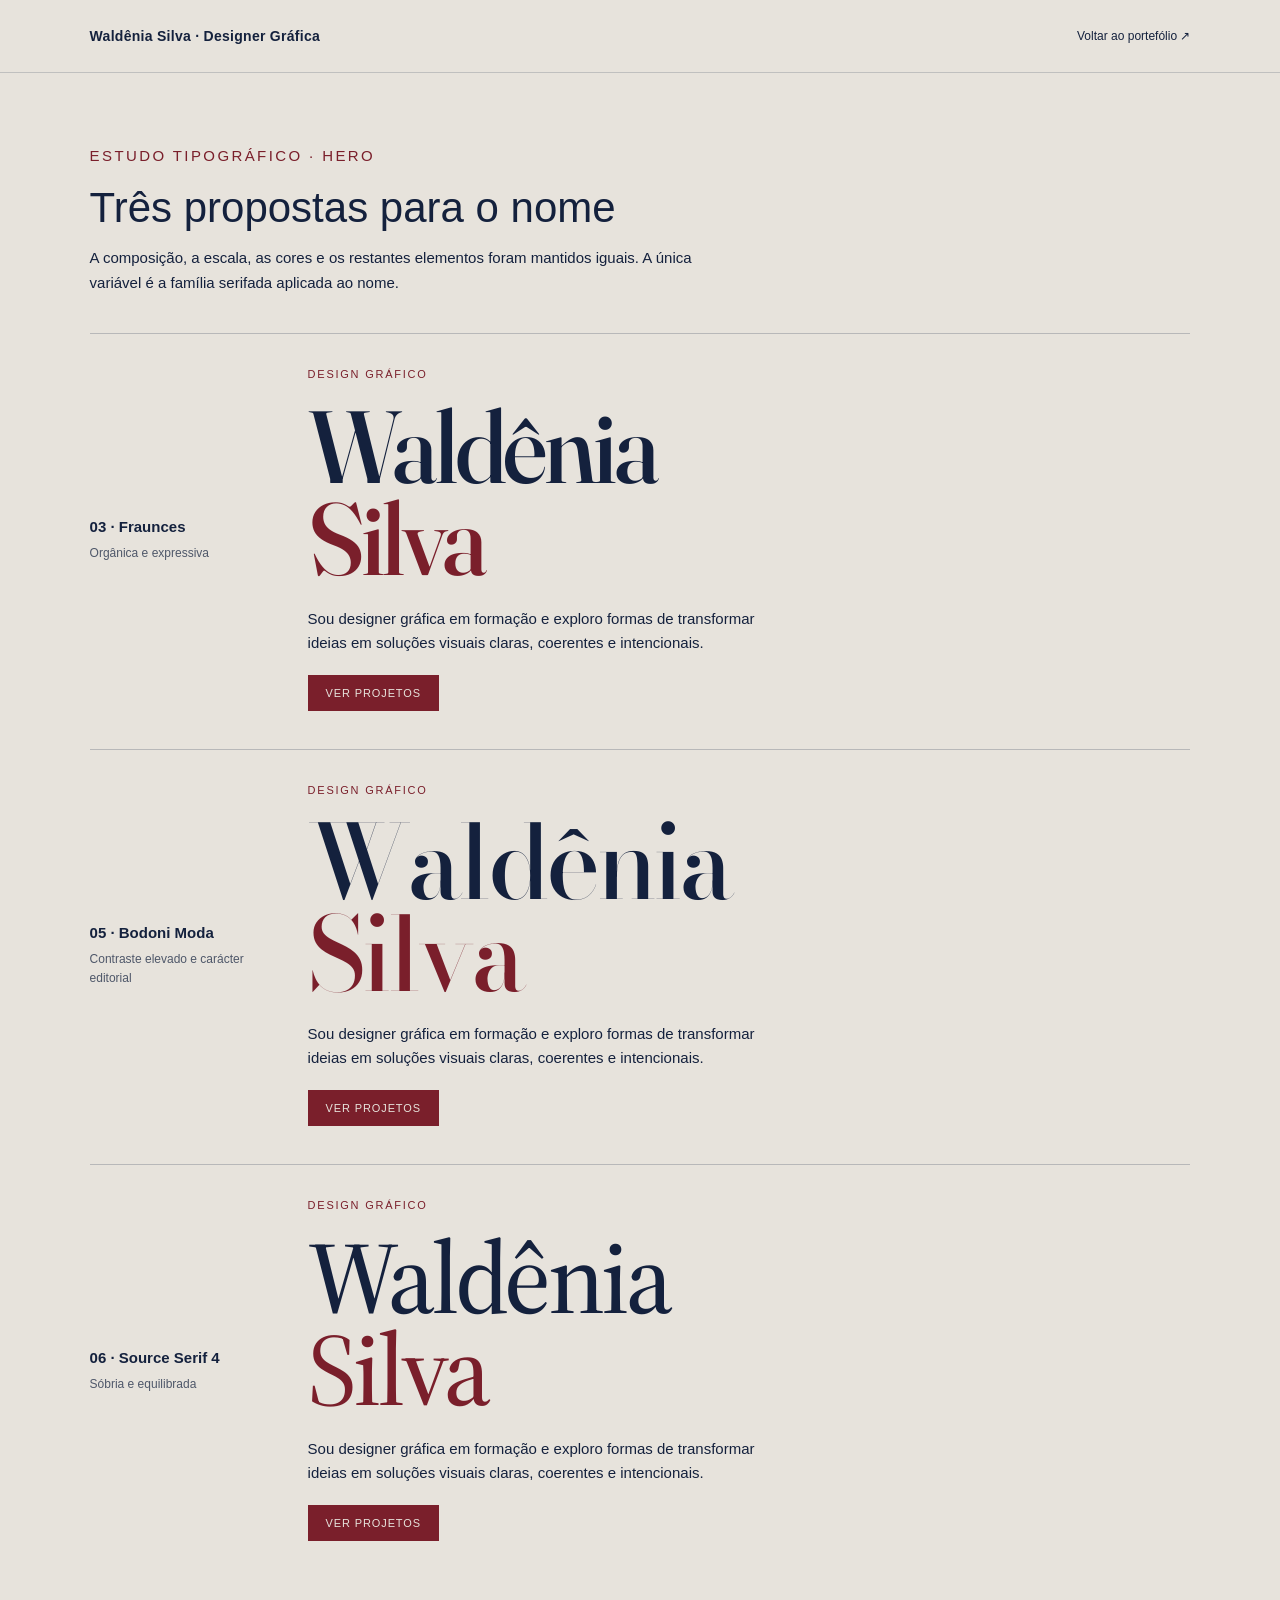
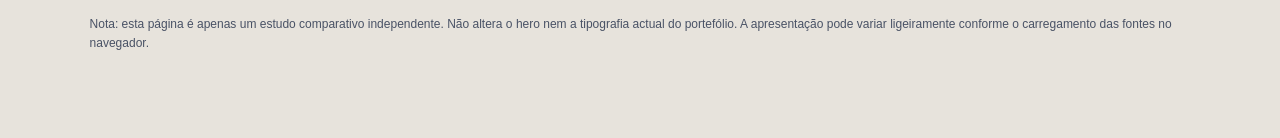
<file: comparacao-tipografica.html>
<!DOCTYPE html>
<html lang="pt-PT">
<head>
<meta charset="UTF-8">
<meta name="viewport" content="width=device-width, initial-scale=1">
<title>Comparação tipográfica — Waldênia Silva</title>
<link rel="preconnect" href="https://fonts.googleapis.com">
<link rel="preconnect" href="https://fonts.gstatic.com" crossorigin>
<link href="https://fonts.googleapis.com/css2?family=Fraunces:opsz,wght@9..144,400;9..144,500;9..144,600&family=Bodoni+Moda:opsz,wght@6..96,400;6..96,500;6..96,600&family=Source+Serif+4:opsz,wght@8..60,400;8..60,500;8..60,600&display=swap" rel="stylesheet">
<style>
:root{--stone:#E7E3DC;--navy:#14213D;--burgundy:#7A1F2B}
*{box-sizing:border-box}
body{margin:0;background:var(--stone);color:var(--navy);font-family:Arial,Helvetica,sans-serif}
header{padding:28px 7vw;border-bottom:1px solid rgba(20,33,61,.18);display:flex;justify-content:space-between;align-items:center;gap:20px}
header a{color:var(--navy);text-decoration:none;font-size:12px}
header strong{font-size:14px;letter-spacing:.02em}
main{width:min(1120px,86vw);margin:0 auto;padding:56px 0 72px}
.intro{max-width:680px;margin-bottom:38px}
.eyebrow{font-size:11px;letter-spacing:.16em;color:var(--burgundy);text-transform:uppercase}
h1{font-size:clamp(28px,4vw,42px);font-weight:500;line-height:1.12;margin:12px 0}
.intro p{font-size:15px;line-height:1.65;max-width:620px}
.option{padding:34px 0 38px;border-top:1px solid rgba(20,33,61,.22);display:grid;grid-template-columns:190px 1fr;gap:28px;align-items:center}
.meta{font-size:12px;line-height:1.6}
.meta strong{display:block;font-size:15px;margin-bottom:5px}
.meta span{color:rgba(20,33,61,.72)}
.sample .eyebrow{margin:0 0 20px}
.name{font-size:clamp(58px,8vw,108px);line-height:.9;letter-spacing:-.035em;font-weight:500;margin:0;color:var(--navy)}
.name span{color:var(--burgundy)}
.fraunces{font-family:'Fraunces',Georgia,serif}
.bodoni{font-family:'Bodoni Moda',Georgia,serif}
.source{font-family:'Source Serif 4',Georgia,serif}
.description{font-family:Arial,Helvetica,sans-serif;font-size:15px;line-height:1.6;max-width:480px;margin:22px 0 20px}
.button{display:inline-block;padding:12px 18px;background:var(--burgundy);color:var(--stone);font:11px Arial,sans-serif;letter-spacing:.08em;text-decoration:none;text-transform:uppercase}
.note{font-size:12px;line-height:1.6;color:rgba(20,33,61,.75);margin-top:36px}
@media(max-width:700px){header{padding:20px 7vw}main{padding-top:38px}.option{grid-template-columns:1fr;gap:20px}.name{font-size:clamp(58px,14vw,86px)}}
</style>
</head>
<body>
<header><strong>Waldênia Silva · Designer Gráfica</strong><a href="https://janineconsultor-code.github.io/wald-enia-portfolio/">Voltar ao portefólio ↗</a></header>
<main>
<section class="intro">
<p class="eyebrow">Estudo tipográfico · Hero</p>
<h1>Três propostas para o nome</h1>
<p>A composição, a escala, as cores e os restantes elementos foram mantidos iguais. A única variável é a família serifada aplicada ao nome.</p>
</section>
<section class="option">
<div class="meta"><strong>03 · Fraunces</strong><span>Orgânica e expressiva</span></div>
<div class="sample"><p class="eyebrow">Design gráfico</p><h2 class="name fraunces">Waldênia<br><span>Silva</span></h2><p class="description">Sou designer gráfica em formação e exploro formas de transformar ideias em soluções visuais claras, coerentes e intencionais.</p><a class="button" href="https://janineconsultor-code.github.io/wald-enia-portfolio/#projetos">Ver projetos</a></div>
</section>
<section class="option">
<div class="meta"><strong>05 · Bodoni Moda</strong><span>Contraste elevado e carácter editorial</span></div>
<div class="sample"><p class="eyebrow">Design gráfico</p><h2 class="name bodoni">Waldênia<br><span>Silva</span></h2><p class="description">Sou designer gráfica em formação e exploro formas de transformar ideias em soluções visuais claras, coerentes e intencionais.</p><a class="button" href="https://janineconsultor-code.github.io/wald-enia-portfolio/#projetos">Ver projetos</a></div>
</section>
<section class="option">
<div class="meta"><strong>06 · Source Serif 4</strong><span>Sóbria e equilibrada</span></div>
<div class="sample"><p class="eyebrow">Design gráfico</p><h2 class="name source">Waldênia<br><span>Silva</span></h2><p class="description">Sou designer gráfica em formação e exploro formas de transformar ideias em soluções visuais claras, coerentes e intencionais.</p><a class="button" href="https://janineconsultor-code.github.io/wald-enia-portfolio/#projetos">Ver projetos</a></div>
</section>
<p class="note">Nota: esta página é apenas um estudo comparativo independente. Não altera o hero nem a tipografia actual do portefólio. A apresentação pode variar ligeiramente conforme o carregamento das fontes no navegador.</p>
</main>
</body>
</html>
</file>
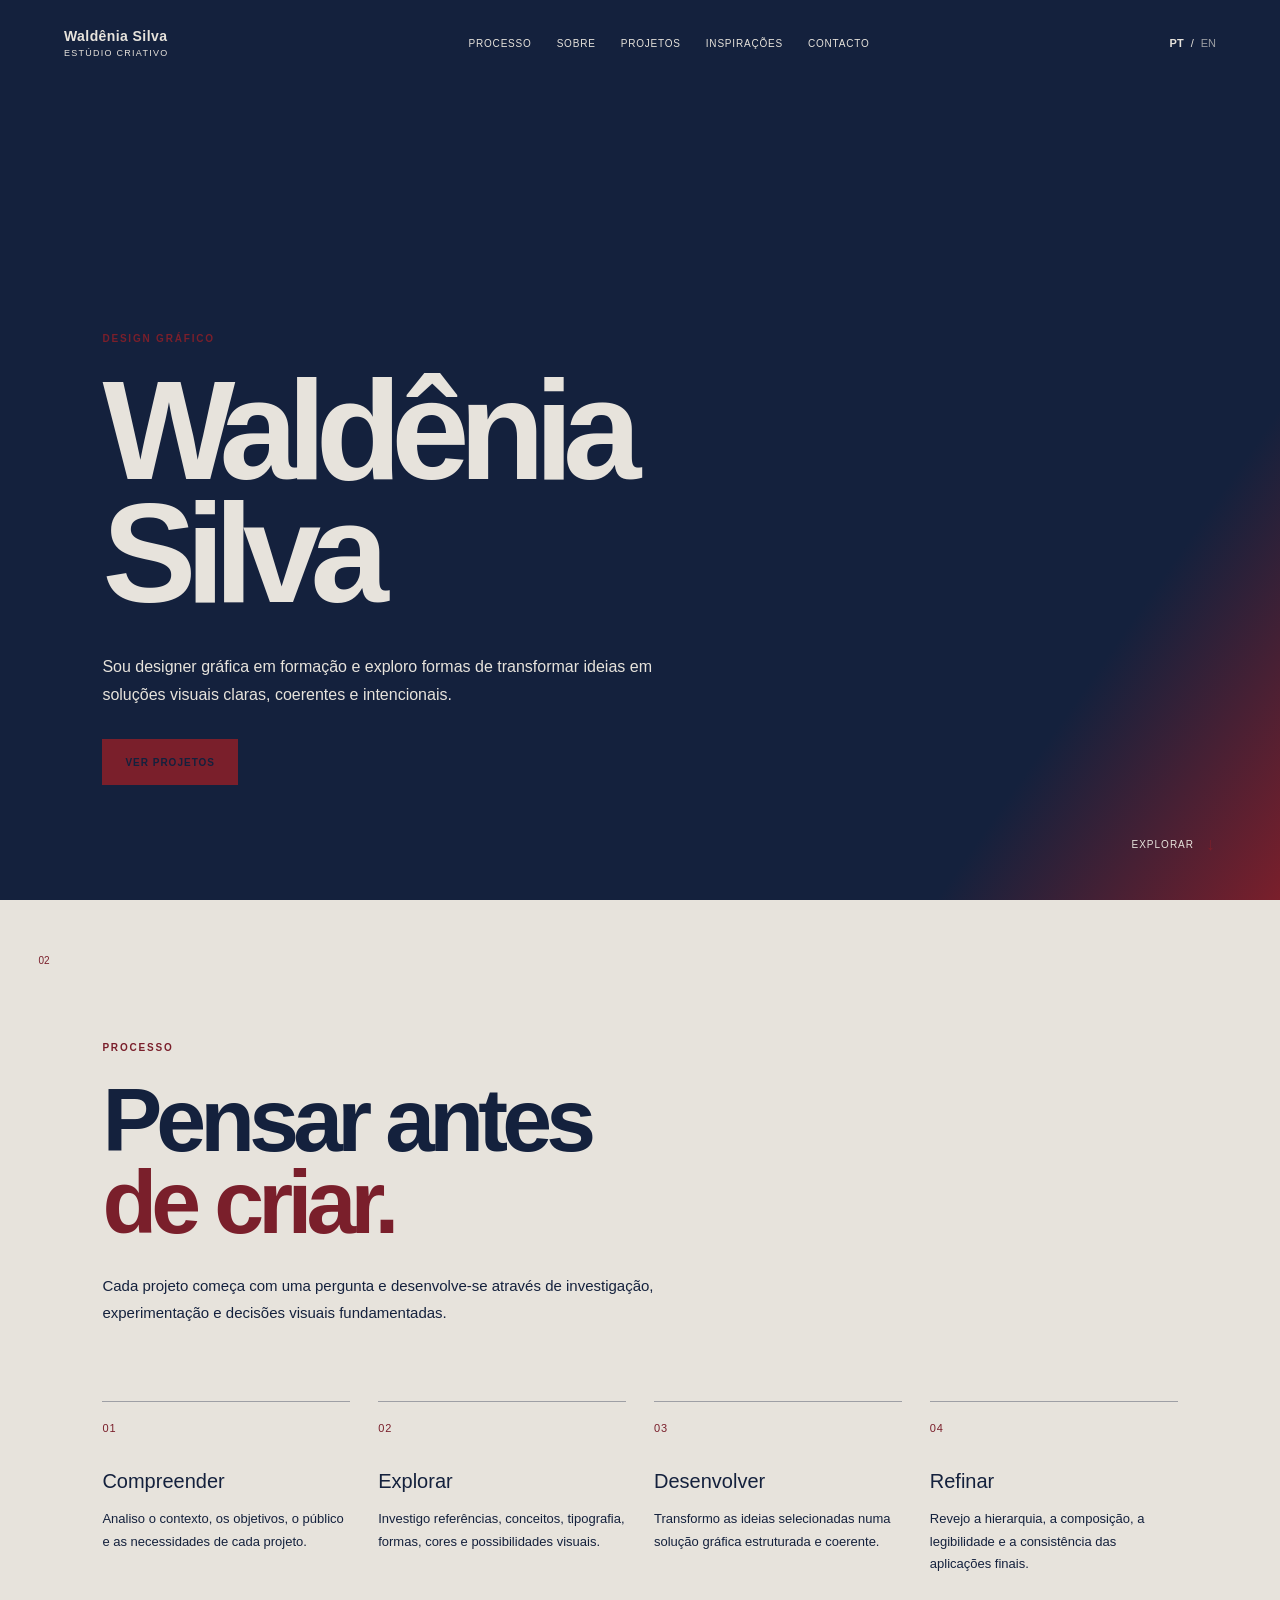
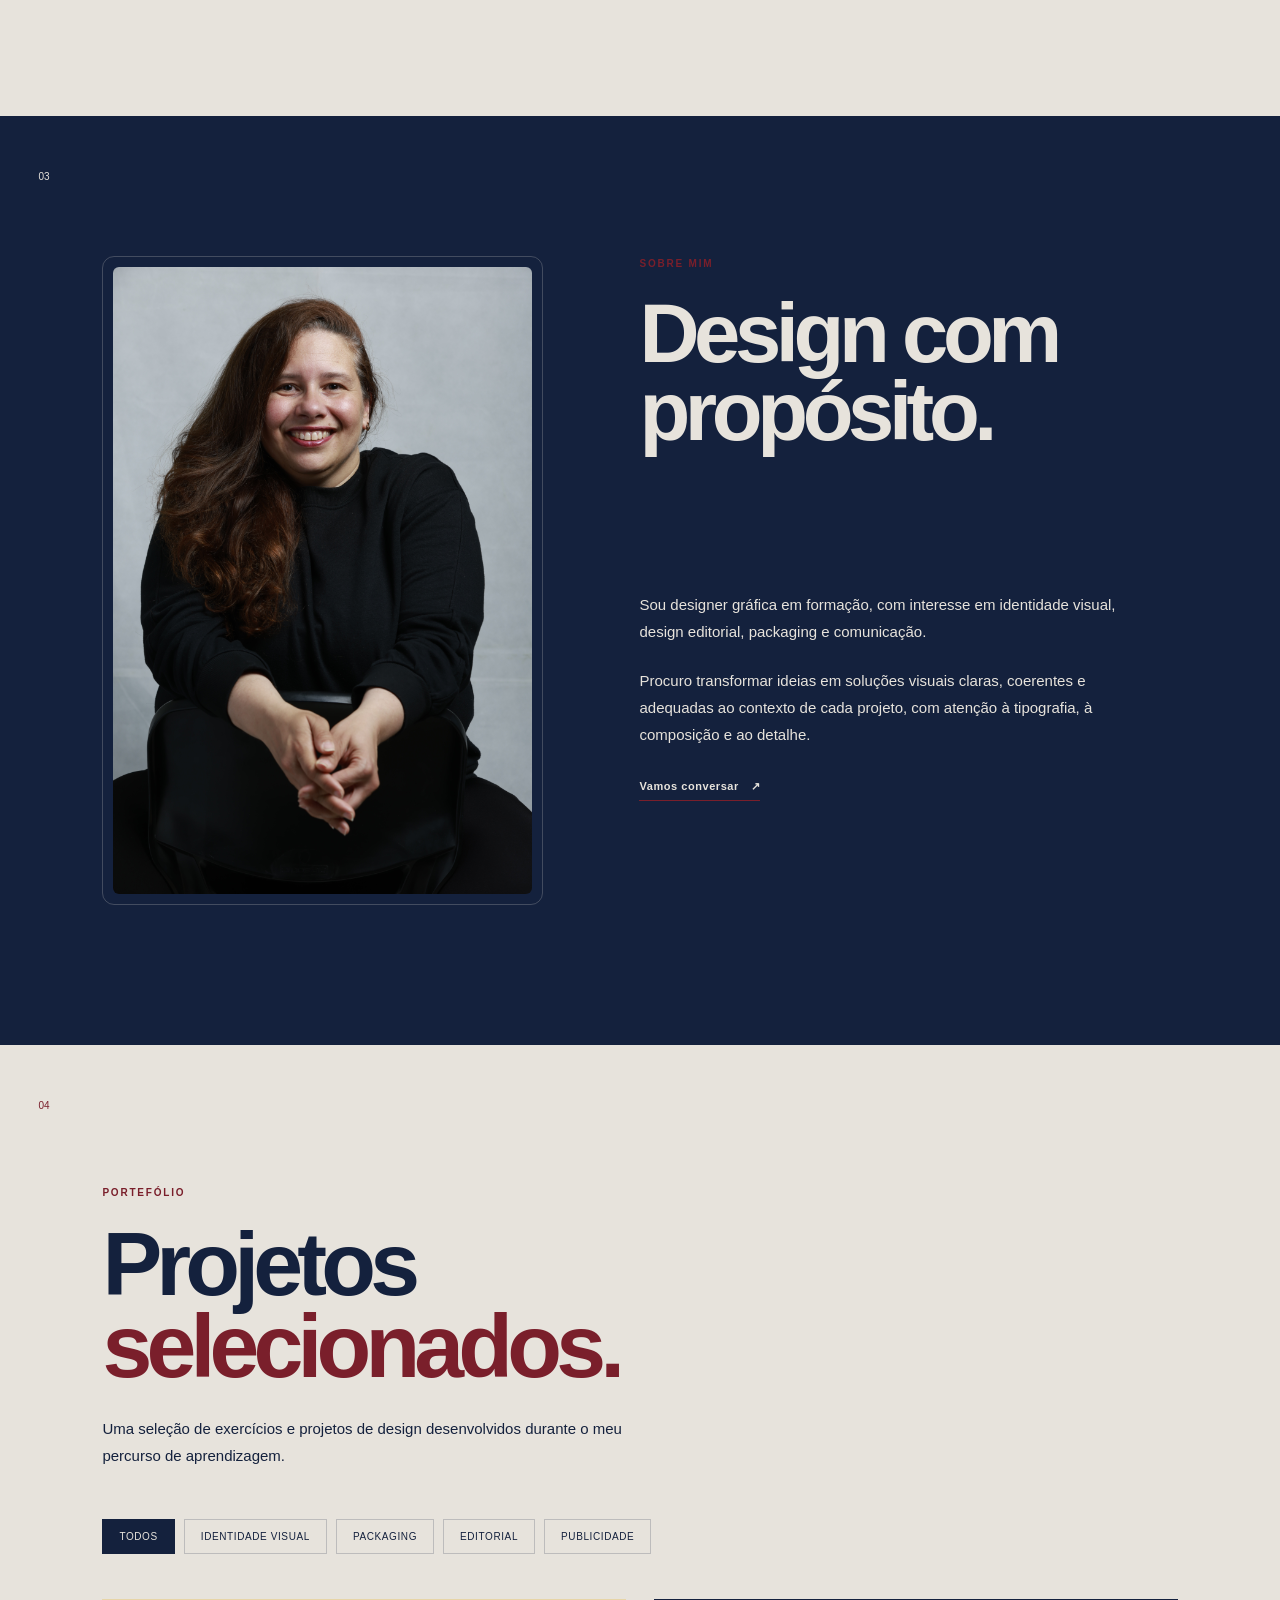
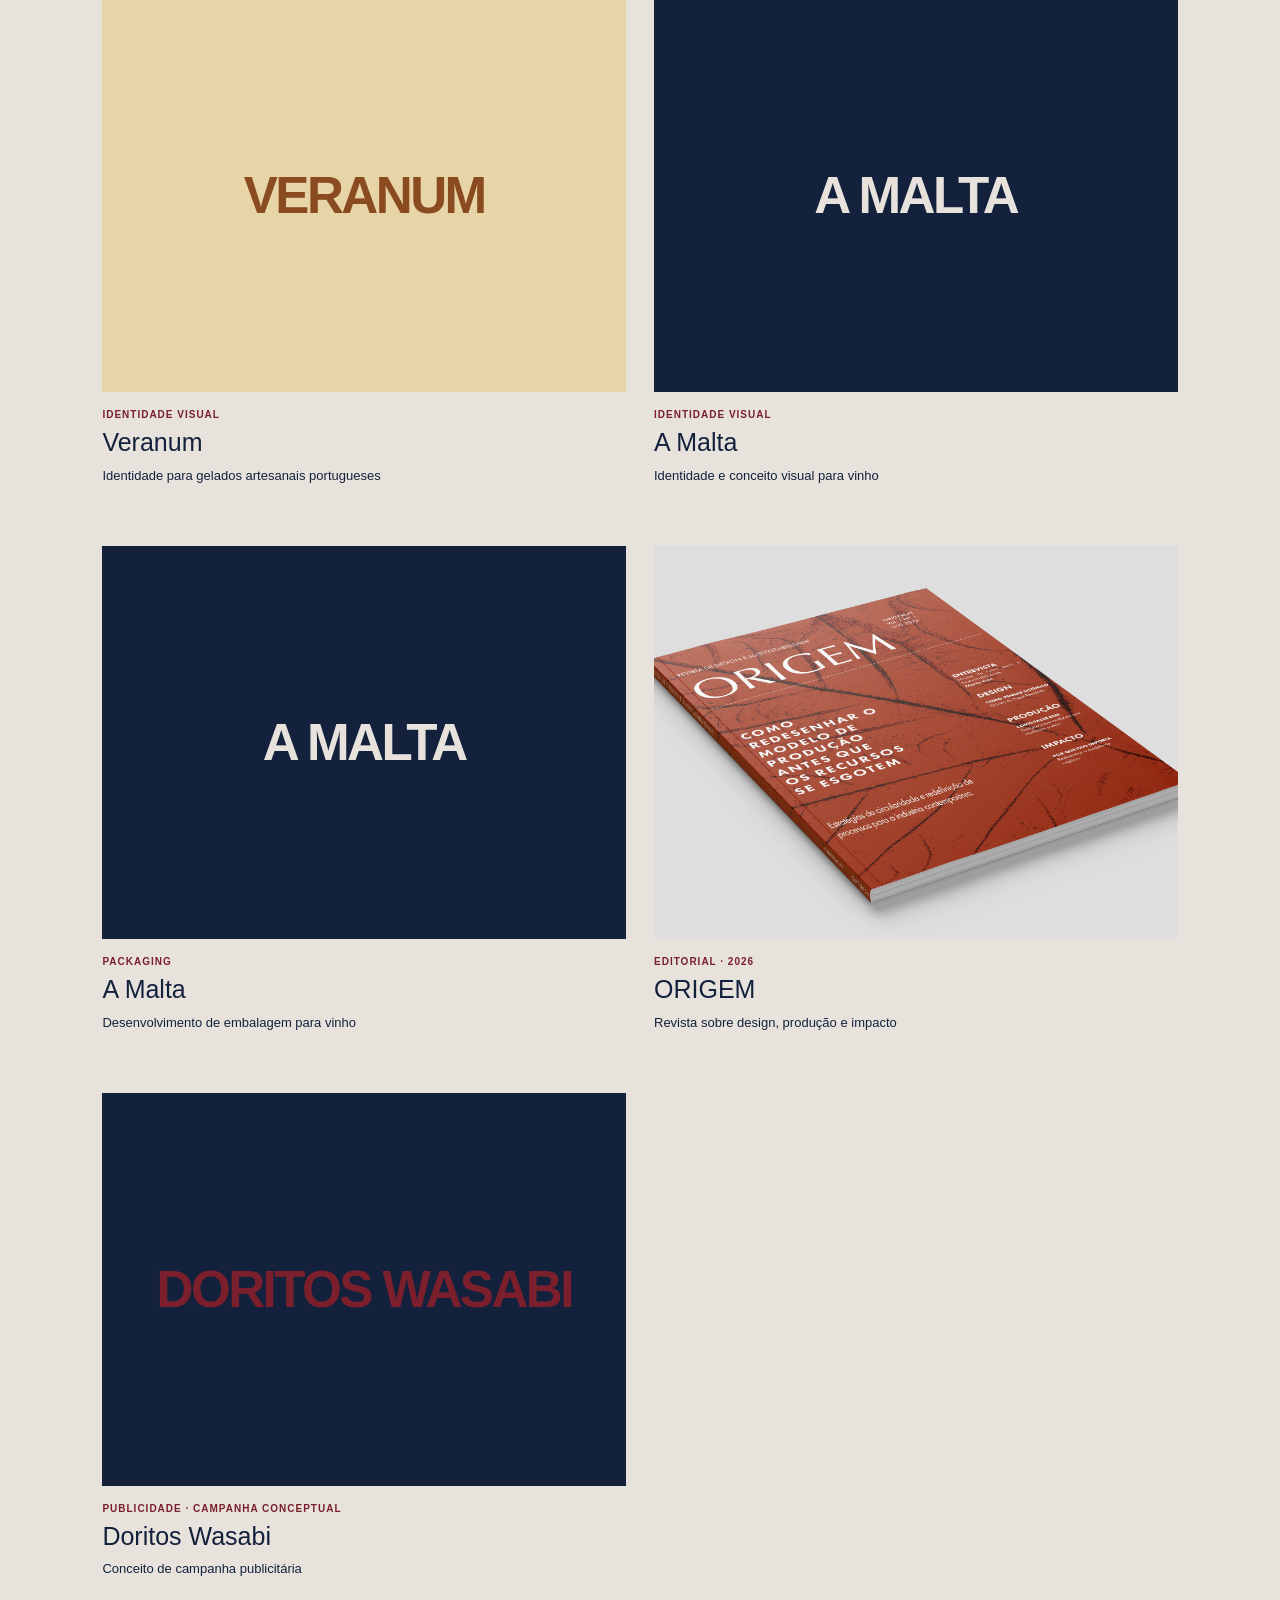
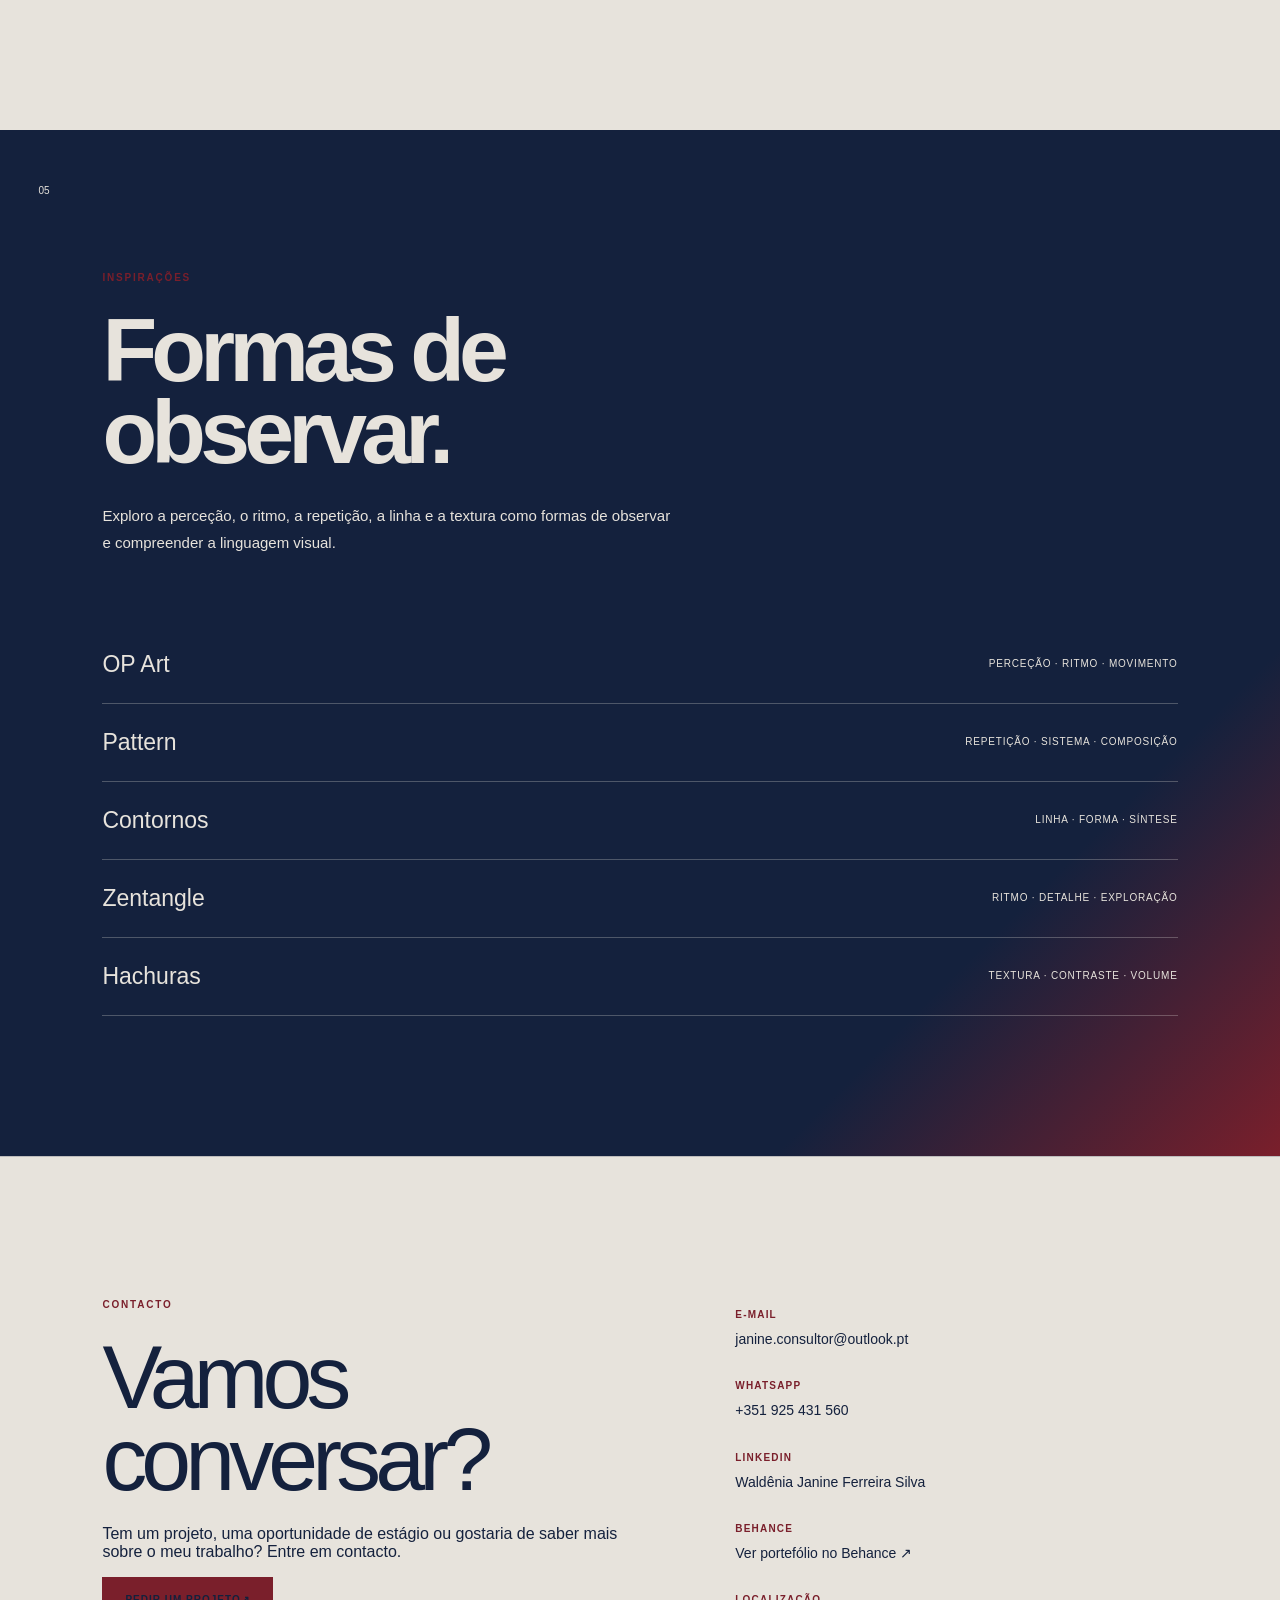
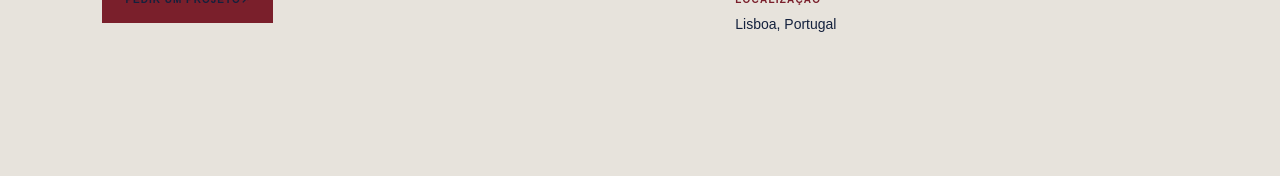
<file: index.html.html>
<!DOCTYPE html>
<html lang="pt-PT">
<head>
    <meta charset="UTF-8">
    <meta name="viewport" content="width=device-width, initial-scale=1.0">
    <title>Waldênia Silva — Designer Gráfica</title>
    <meta name="description" content="Portefólio de Waldênia Silva, designer gráfica em formação. Identidade visual, design editorial, packaging e comunicação.">
    <link rel="stylesheet" href="./styles.css">
</head>

<body>
<header class="site-header">
    <a href="#hero" class="logo">
        <span class="logo-name">Waldênia Silva</span>
        <span class="logo-description">Estúdio Criativo</span>
    </a>

    <nav class="main-nav" aria-label="Navegação principal">
        <a href="#processo-criativo">Processo</a>
        <a href="#sobre">Sobre</a>
        <a href="#projetos">Projetos</a>
        <a href="#inspiracoes">Inspirações</a>
        <a href="#contacto">Contacto</a>
    </nav>

    <div class="language-switch" aria-label="Idioma">
        <button class="language-button active" type="button" aria-pressed="true">PT</button>
        <span>/</span>
        <button class="language-button" type="button" aria-pressed="false">EN</button>
    </div>
</header>

<main>
    <!-- 01 — APRESENTAÇÃO -->
    <section id="hero">
        <div class="hero-content">
            <p class="eyebrow">DESIGN GRÁFICO</p>
            <h1>Waldênia<br><span>Silva</span></h1>
            <p class="hero-description">
                Sou designer gráfica em formação e exploro formas
                de transformar ideias em soluções visuais claras,
                coerentes e intencionais.
            </p>
            <a href="#projetos" class="button">Ver projetos</a>
        </div>

        <a href="#processo-criativo" class="hero-scroll" aria-label="Explorar o portefólio">
            <span>Explorar</span>
            <span aria-hidden="true">↓</span>
        </a>
    </section>

    <!-- 02 — PROCESSO -->
    <section id="processo-criativo">
        <div class="section-number">02</div>

        <div class="process-header">
            <p class="eyebrow">PROCESSO</p>
            <h2>Pensar antes<br><span>de criar.</span></h2>
            <p class="section-intro">
                Cada projeto começa com uma pergunta e desenvolve-se
                através de investigação, experimentação e decisões
                visuais fundamentadas.
            </p>
        </div>

        <div class="process-grid">
            <article class="process-item">
                <span class="process-number">01</span>
                <h3>Compreender</h3>
                <p>Analiso o contexto, os objetivos, o público e as necessidades de cada projeto.</p>
            </article>

            <article class="process-item">
                <span class="process-number">02</span>
                <h3>Explorar</h3>
                <p>Investigo referências, conceitos, tipografia, formas, cores e possibilidades visuais.</p>
            </article>

            <article class="process-item">
                <span class="process-number">03</span>
                <h3>Desenvolver</h3>
                <p>Transformo as ideias selecionadas numa solução gráfica estruturada e coerente.</p>
            </article>

            <article class="process-item">
                <span class="process-number">04</span>
                <h3>Refinar</h3>
                <p>Revejo a hierarquia, a composição, a legibilidade e a consistência das aplicações finais.</p>
            </article>
        </div>
    </section>

    <!-- 03 — SOBRE -->
    <section id="sobre">
        <div class="section-number">03</div>

        <div class="about-grid">
            <div class="about-image">
                <img src="foto-waldenia.jpg.JPG" alt="Retrato de Waldênia Silva" loading="lazy">
            </div>

            <div class="about-heading">
                <p class="eyebrow">SOBRE MIM</p>
                <h2>Design com<br><span>propósito.</span></h2>
            </div>

            <div class="about-text">
                <p>
                    Sou designer gráfica em formação, com interesse
                    em identidade visual, design editorial, packaging
                    e comunicação.
                </p>
                <p>
                    Procuro transformar ideias em soluções visuais
                    claras, coerentes e adequadas ao contexto de cada
                    projeto, com atenção à tipografia, à composição
                    e ao detalhe.
                </p>
                <a href="#contacto" class="text-link">
                    Vamos conversar <span aria-hidden="true">↗</span>
                </a>
            </div>
        </div>
    </section>

    <!-- 04 — PROJETOS -->
    <section id="projetos" class="portfolio-section">
        <div class="section-number">04</div>

        <div class="portfolio-header">
            <p class="eyebrow">PORTEFÓLIO</p>
            <h2>Projetos<br><span>selecionados.</span></h2>
            <p class="section-intro">
                Uma seleção de exercícios e projetos de design
                desenvolvidos durante o meu percurso de aprendizagem.
            </p>
        </div>

        <nav class="portfolio-filters" aria-label="Filtrar projetos por categoria">
            <button type="button" class="filter-button active" data-filter="todos" aria-pressed="true">Todos</button>
            <button type="button" class="filter-button" data-filter="identidade" aria-pressed="false">Identidade Visual</button>
            <button type="button" class="filter-button" data-filter="packaging" aria-pressed="false">Packaging</button>
            <button type="button" class="filter-button" data-filter="editorial" aria-pressed="false">Editorial</button>
            <button type="button" class="filter-button" data-filter="publicidade" aria-pressed="false">Publicidade</button>
        </nav>

        <div class="portfolio-grid">
            <article class="project-card" data-category="identidade">
                <a href="#project-modal" class="project-link" data-project="veranum" aria-label="Ver detalhes do projeto Veranum">
                    <div class="project-image">
                        <div class="project-placeholder veranum"><span>VERANUM</span></div>
                    </div>
                    <div class="project-info">
                        <p>Identidade Visual</p>
                        <h3>Veranum</h3>
                        <span>Identidade para gelados artesanais portugueses</span>
                    </div>
                </a>
            </article>

            <article class="project-card" data-category="identidade">
                <a href="#contacto" class="project-link">
                    <div class="project-image">
                        <div class="project-placeholder malta"><span>A MALTA</span></div>
                    </div>
                    <div class="project-info">
                        <p>Identidade Visual</p>
                        <h3>A Malta</h3>
                        <span>Identidade e conceito visual para vinho</span>
                    </div>
                </a>
            </article>

            <article class="project-card" data-category="packaging">
                <a href="#contacto" class="project-link">
                    <div class="project-image">
                        <div class="project-placeholder malta-packaging"><span>A MALTA</span></div>
                    </div>
                    <div class="project-info">
                        <p>Packaging</p>
                        <h3>A Malta</h3>
                        <span>Desenvolvimento de embalagem para vinho</span>
                    </div>
                </a>
            </article>

            <article class="project-card" data-category="editorial">
                <a href="#project-modal-origem" class="project-link" data-project="origem" aria-label="Ver detalhes do projeto editorial ORIGEM">
                    <div class="project-image">
                        <img src="Imagem/Origem/origem-01.png.png" alt="Projeto editorial ORIGEM" loading="lazy">
                    </div>
                    <div class="project-info">
                        <p>Editorial · 2026</p>
                        <h3>ORIGEM</h3>
                        <span>Revista sobre design, produção e impacto</span>
                    </div>
                </a>
            </article>

            <article class="project-card" data-category="publicidade">
                <a href="#contacto" class="project-link">
                    <div class="project-image">
                        <div class="project-placeholder doritos"><span>DORITOS WASABI</span></div>
                    </div>
                    <div class="project-info">
                        <p>Publicidade · Campanha conceptual</p>
                        <h3>Doritos Wasabi</h3>
                        <span>Conceito de campanha publicitária</span>
                    </div>
                </a>
            </article>
        </div>
    </section>

    <!-- 05 — INSPIRAÇÕES -->
    <section class="inspirations" id="inspiracoes">
        <div class="section-number">05</div>

        <div class="section-heading">
            <p class="eyebrow">INSPIRAÇÕES</p>
            <h2>Formas de<br>observar.</h2>
            <p class="section-intro">
                Exploro a perceção, o ritmo, a repetição, a linha
                e a textura como formas de observar e compreender
                a linguagem visual.
            </p>
        </div>

        <div class="inspiration-list">
            <article class="inspiration-item">
                <h3>OP Art</h3>
                <p>Perceção · Ritmo · Movimento</p>
            </article>
            <article class="inspiration-item">
                <h3>Pattern</h3>
                <p>Repetição · Sistema · Composição</p>
            </article>
            <article class="inspiration-item">
                <h3>Contornos</h3>
                <p>Linha · Forma · Síntese</p>
            </article>
            <article class="inspiration-item">
                <h3>Zentangle</h3>
                <p>Ritmo · Detalhe · Exploração</p>
            </article>
            <article class="inspiration-item">
                <h3>Hachuras</h3>
                <p>Textura · Contraste · Volume</p>
            </article>
        </div>
    </section>

    <!-- 06 — CONTACTO -->
    <section id="contacto" class="contacto">
        <div class="contacto-intro">
            <p class="eyebrow">CONTACTO</p>
            <h2>Vamos<br>conversar?</h2>
            <p>
                Tem um projeto, uma oportunidade de estágio
                ou gostaria de saber mais sobre o meu trabalho?
                Entre em contacto.
            </p>
            <button type="button" class="button" id="open-prebriefing">
                Pedir um projeto <span aria-hidden="true">↗</span>
            </button>
        </div>

        <div class="contacto-dados">
            <div class="contacto-item">
                <span>E-mail</span>
                <a href="mailto:janine.consultor@outlook.pt">janine.consultor@outlook.pt</a>
            </div>

            <div class="contacto-item">
                <span>WhatsApp</span>
                <a href="https://wa.me/351925431560" target="_blank" rel="noopener noreferrer">+351 925 431 560</a>
            </div>

            <div class="contacto-item">
                <span>LinkedIn</span>
                <a href="https://www.linkedin.com/in/wald%C3%AAnia-janine-ferreira-silva-a0419a47/" target="_blank" rel="noopener noreferrer">Waldênia Janine Ferreira Silva</a>
            </div>

            <div class="contacto-item">
                <span>Behance</span>
                <a href="https://www.behance.net/janineferreira5" target="_blank" rel="noopener noreferrer">Ver portefólio no Behance ↗</a>
            </div>

            <div class="contacto-item">
                <span>Localização</span>
                <p>Lisboa, Portugal</p>
            </div>
        </div>
    </section>
</main>

<!-- MODAL DO PRÉ-BRIEFING -->
<div class="prebriefing-modal" id="pre-briefing" aria-hidden="true">
    <div class="prebriefing-modal-content" role="dialog" aria-modal="true" aria-labelledby="prebriefing-title" tabindex="-1">
        <button type="button" class="prebriefing-close" aria-label="Fechar pré-briefing">×</button>

        <div class="prebriefing" id="prebriefing-content">
            <div class="prebriefing-header">
                <p class="eyebrow">NOVO PROJETO</p>
                <h3 id="prebriefing-title">Pré-briefing</h3>
                <p>Partilhe comigo as informações essenciais para compreender o seu projeto.</p>
                <p class="form-note">* Campos de preenchimento obrigatório.</p>
            </div>

            <form
                id="prebriefing-form"
                action="https://formsubmit.co/janine.consultor@outlook.pt"
                method="POST"
            >
                <input type="hidden" name="_subject" value="Pré-briefing | Novo pedido de projeto">
                <input type="hidden" name="_template" value="table">
                <input type="hidden" name="_captcha" value="true">

                <div class="form-grid">
                    <div class="form-field">
                        <label for="nome">Nome *</label>
                        <input type="text" id="nome" name="nome" autocomplete="name" required>
                    </div>

                    <div class="form-field">
                        <label for="email">E-mail *</label>
                        <input type="email" id="email" name="email" autocomplete="email" required>
                    </div>

                    <div class="form-field form-field-full">
                        <label for="marca">Marca/empresa</label>
                        <input type="text" id="marca" name="marca">
                    </div>

                    <div class="form-field">
                        <label for="servico">Serviço *</label>
                        <select id="servico" name="servico" required>
                            <option value="">Selecionar serviço</option>
                            <option value="Identidade visual">Identidade visual</option>
                            <option value="Design editorial">Design editorial</option>
                            <option value="Packaging">Packaging</option>
                            <option value="Publicidade e comunicação gráfica">Publicidade e comunicação gráfica</option>
                            <option value="Outro">Outro</option>
                        </select>
                    </div>

                    <div class="form-field">
                        <label for="fase">Fase do projeto</label>
                        <select id="fase" name="fase">
                            <option value="A iniciar">A iniciar</option>
                            <option value="Em desenvolvimento">Em desenvolvimento</option>
                            <option value="Redesign de projeto existente">Redesign de projeto existente</option>
                        </select>
                    </div>

                    <div class="form-field form-field-full">
                        <label for="objetivo">Objetivo do projeto *</label>
                        <textarea id="objetivo" name="objetivo" rows="3" placeholder="O que pretende alcançar?" required></textarea>
                    </div>

                    <div class="form-field form-field-full">
                        <label for="publico">Público-alvo</label>
                        <textarea id="publico" name="publico" rows="2" placeholder="A quem se destina o projeto?"></textarea>
                    </div>

                    <div class="form-field form-field-full">
                        <label for="estilo">Estilo visual e referências</label>
                        <textarea id="estilo" name="estilo" rows="3" placeholder="Cores, referências, estilos ou ambientes visuais."></textarea>
                    </div>

                    <div class="form-field form-field-full">
                        <label for="materiais">Materiais/aplicações</label>
                        <textarea id="materiais" name="materiais" rows="2" placeholder="Ex.: logótipo, embalagem, cartaz, redes sociais."></textarea>
                    </div>

                    <div class="form-field">
                        <label for="prazo">Prazo pretendido</label>
                        <input type="text" id="prazo" name="prazo" placeholder="Ex.: dezembro de 2026">
                    </div>

                    <div class="form-field">
                        <label for="orcamento">Orçamento previsto</label>
                        <select id="orcamento" name="orcamento">
                            <option value="">Selecionar orçamento</option>
                            <option value="Até 150 €">Até 150 €</option>
                            <option value="150 € a 300 €">150 € a 300 €</option>
                            <option value="300 € a 600 €">300 € a 600 €</option>
                            <option value="Mais de 600 €">Mais de 600 €</option>
                            <option value="Ainda não definido">Ainda não definido</option>
                        </select>
                    </div>

                    <div class="form-field form-field-full">
                        <label for="adicionais">Informações adicionais</label>
                        <textarea id="adicionais" name="adicionais" rows="3" placeholder="Outros detalhes relevantes para o projeto."></textarea>
                    </div>
                </div>

                <p class="form-privacy">
                    As informações fornecidas serão utilizadas para analisar e responder ao pedido de projeto.
                </p>

                <button type="submit" class="button form-submit">
                    Enviar pedido <span aria-hidden="true">↗</span>
                </button>

                <p id="form-feedback" class="form-feedback" role="status" aria-live="polite">
                    Ao enviar o formulário, poderá ser necessário confirmar o endereço de e-mail na primeira utilização.
                </p>
            </form>
        </div>
    </div>
</div>

<!-- MODAL ORIGEM -->
<div id="project-modal-origem" class="project-modal" aria-hidden="true">
    <div class="project-modal-content" role="dialog" aria-modal="true" aria-labelledby="origem-modal-title" tabindex="-1">
        <button type="button" class="project-modal-close" aria-label="Fechar projeto">×</button>

        <p class="eyebrow">DESIGN EDITORIAL</p>
        <h2 id="origem-modal-title">ORIGEM</h2>
        <p class="project-modal-intro">
            Revista editorial dedicada à investigação do impacto
            da produção gráfica, explorando a relação entre design,
            materiais, processos e sustentabilidade.
        </p>

        <div class="project-modal-gallery">
            <img src="Imagem/Origem/origem-01.png.png" alt="ORIGEM — apresentação editorial" loading="lazy">
            <img src="Imagem/Origem/origem-02.png.png" alt="ORIGEM — página do projeto editorial" loading="lazy">
            <img src="Imagem/Origem/origem-03.png.png" alt="ORIGEM — desenvolvimento gráfico" loading="lazy">
            <img src="Imagem/Origem/origem-04.png.png" alt="ORIGEM — composição editorial" loading="lazy">
            <img src="Imagem/Origem/origem-05.png.png" alt="ORIGEM — exploração de materiais e tipografia" loading="lazy">
            <img src="Imagem/Origem/origem-06.png.png" alt="ORIGEM — aplicação do sistema editorial" loading="lazy">
        </div>

        <div class="project-modal-details">
            <div><strong>Projeto</strong><span>Design Editorial</span></div>
            <div><strong>Conceito</strong><span>O impacto por trás da produção gráfica</span></div>
            <div><strong>Direção visual</strong><span>Grelha · Tipografia · Materiais · Investigação</span></div>
        </div>

        <button type="button" class="project-modal-back">← Voltar aos projetos</button>
    </div>
</div>

<!-- MODAL VERANUM -->
<div id="project-modal" class="project-modal" aria-hidden="true">
    <div class="project-modal-content" role="dialog" aria-modal="true" aria-labelledby="veranum-modal-title" tabindex="-1">
        <button type="button" class="project-modal-close" aria-label="Fechar projeto">×</button>

        <p class="eyebrow">IDENTIDADE VISUAL</p>
        <h2 id="veranum-modal-title">Veranum</h2>
        <p class="project-modal-intro">
            Identidade visual para uma marca de gelados artesanais
            portugueses, inspirada no território de Marvila e na
            valorização de ingredientes locais e sazonais.
        </p>

        <div class="project-modal-placeholder">
            <span>VERANUM</span>
        </div>

        <div class="project-modal-details">
            <div><strong>Projeto</strong><span>Identidade Visual</span></div>
            <div><strong>Conceito</strong><span>Gelados artesanais portugueses</span></div>
            <div><strong>Direção visual</strong><span>Território · Ingredientes · Sistema gráfico</span></div>
        </div>

        <button type="button" class="project-modal-back">← Voltar aos projetos</button>
    </div>
</div>

<!-- JAVASCRIPT -->
<script src="./script.js" defer></script>
</body>
</html>
</file>
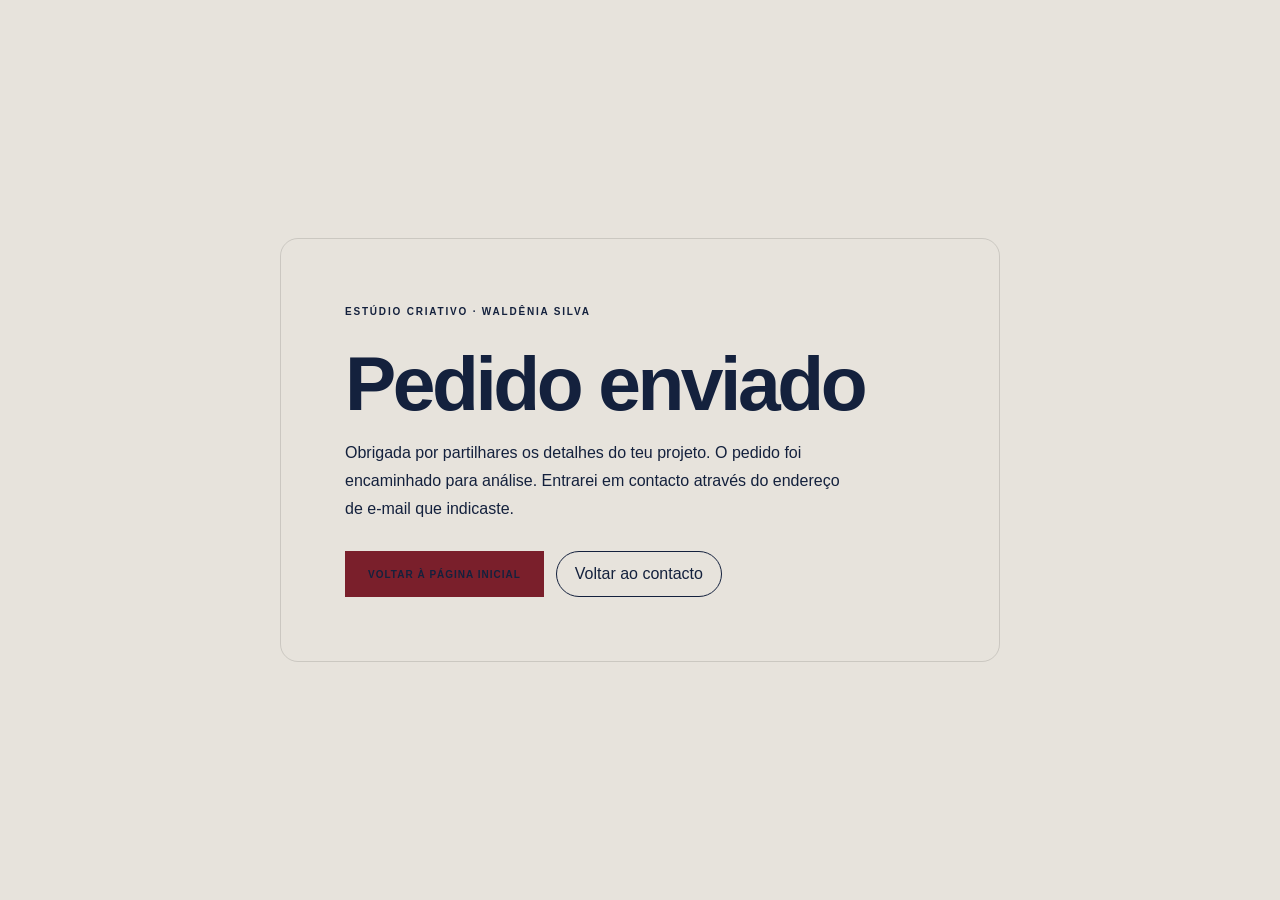
<file: obrigado.html>
<!DOCTYPE html>
<html lang="pt-PT">
<head>
<meta charset="UTF-8">
<meta name="viewport" content="width=device-width, initial-scale=1.0">
<meta name="description" content="Confirmação de envio do pedido de projeto — Waldênia Silva, Estúdio Criativo.">
<title>Pedido enviado — Waldênia Silva</title>
<link rel="stylesheet" href="./styles.css">
<style>
.thankyou-page{min-height:100vh;display:grid;place-items:center;padding:32px 6vw}
.thankyou-card{width:min(100%,720px);padding:clamp(28px,6vw,64px);border:1px solid rgba(0,0,0,.12);border-radius:18px}
.thankyou-card h1{font-size:clamp(2.4rem,7vw,4.8rem);line-height:1.03;letter-spacing:-.045em;margin:16px 0}
.thankyou-card p{line-height:1.75;max-width:56ch}
.thankyou-actions{display:flex;flex-wrap:wrap;gap:12px;margin-top:28px}
.thankyou-actions a{display:inline-flex;align-items:center;justify-content:center;text-decoration:none}
.thankyou-secondary{padding:12px 18px;border:1px solid currentColor;border-radius:999px}
</style>
</head>
<body>
<main class="thankyou-page">
<section class="thankyou-card" aria-labelledby="thankyou-title">
<p class="eyebrow">ESTÚDIO CRIATIVO · WALDÊNIA SILVA</p>
<h1 id="thankyou-title" data-pt="Pedido enviado" data-en="Request submitted">Pedido enviado</h1>
<p data-pt="Obrigada por partilhares os detalhes do teu projeto. O pedido foi encaminhado para análise. Entrarei em contacto através do endereço de e-mail que indicaste." data-en="Thank you for sharing your project details. Your request has been forwarded for review. I will contact you using the email address you provided.">Obrigada por partilhares os detalhes do teu projeto. O pedido foi encaminhado para análise. Entrarei em contacto através do endereço de e-mail que indicaste.</p>
<div class="thankyou-actions">
<a class="button" href="./index.html" data-pt="Voltar à página inicial" data-en="Back to homepage">Voltar à página inicial</a>
<a class="thankyou-secondary" href="./index.html#contacto" data-pt="Voltar ao contacto" data-en="Back to contact">Voltar ao contacto</a>
</div>
</section>
</main>
<script>
(function(){if(localStorage.getItem("portfolio-language")==="en"){document.documentElement.lang="en";document.querySelectorAll("[data-pt][data-en]").forEach(function(el){el.textContent=el.dataset.en;});}})();
</script>
</body>
</html>
</file>
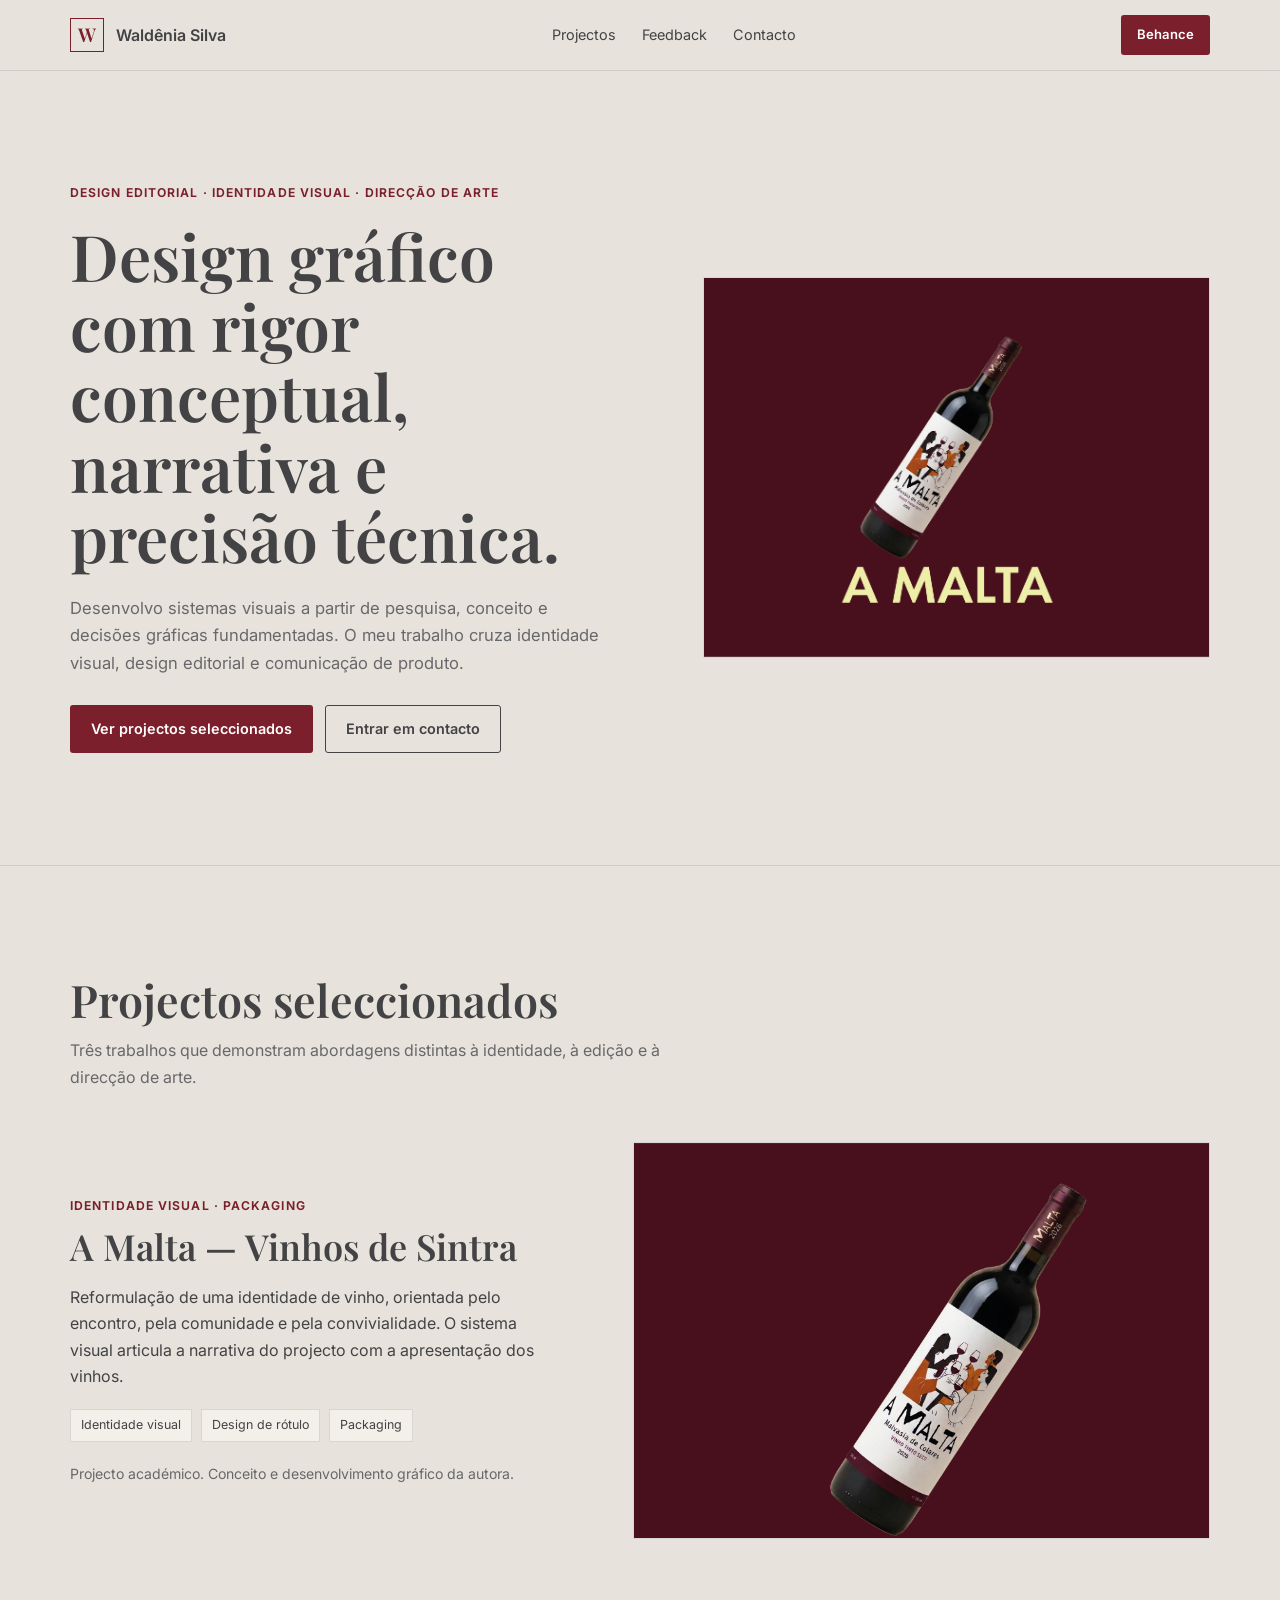
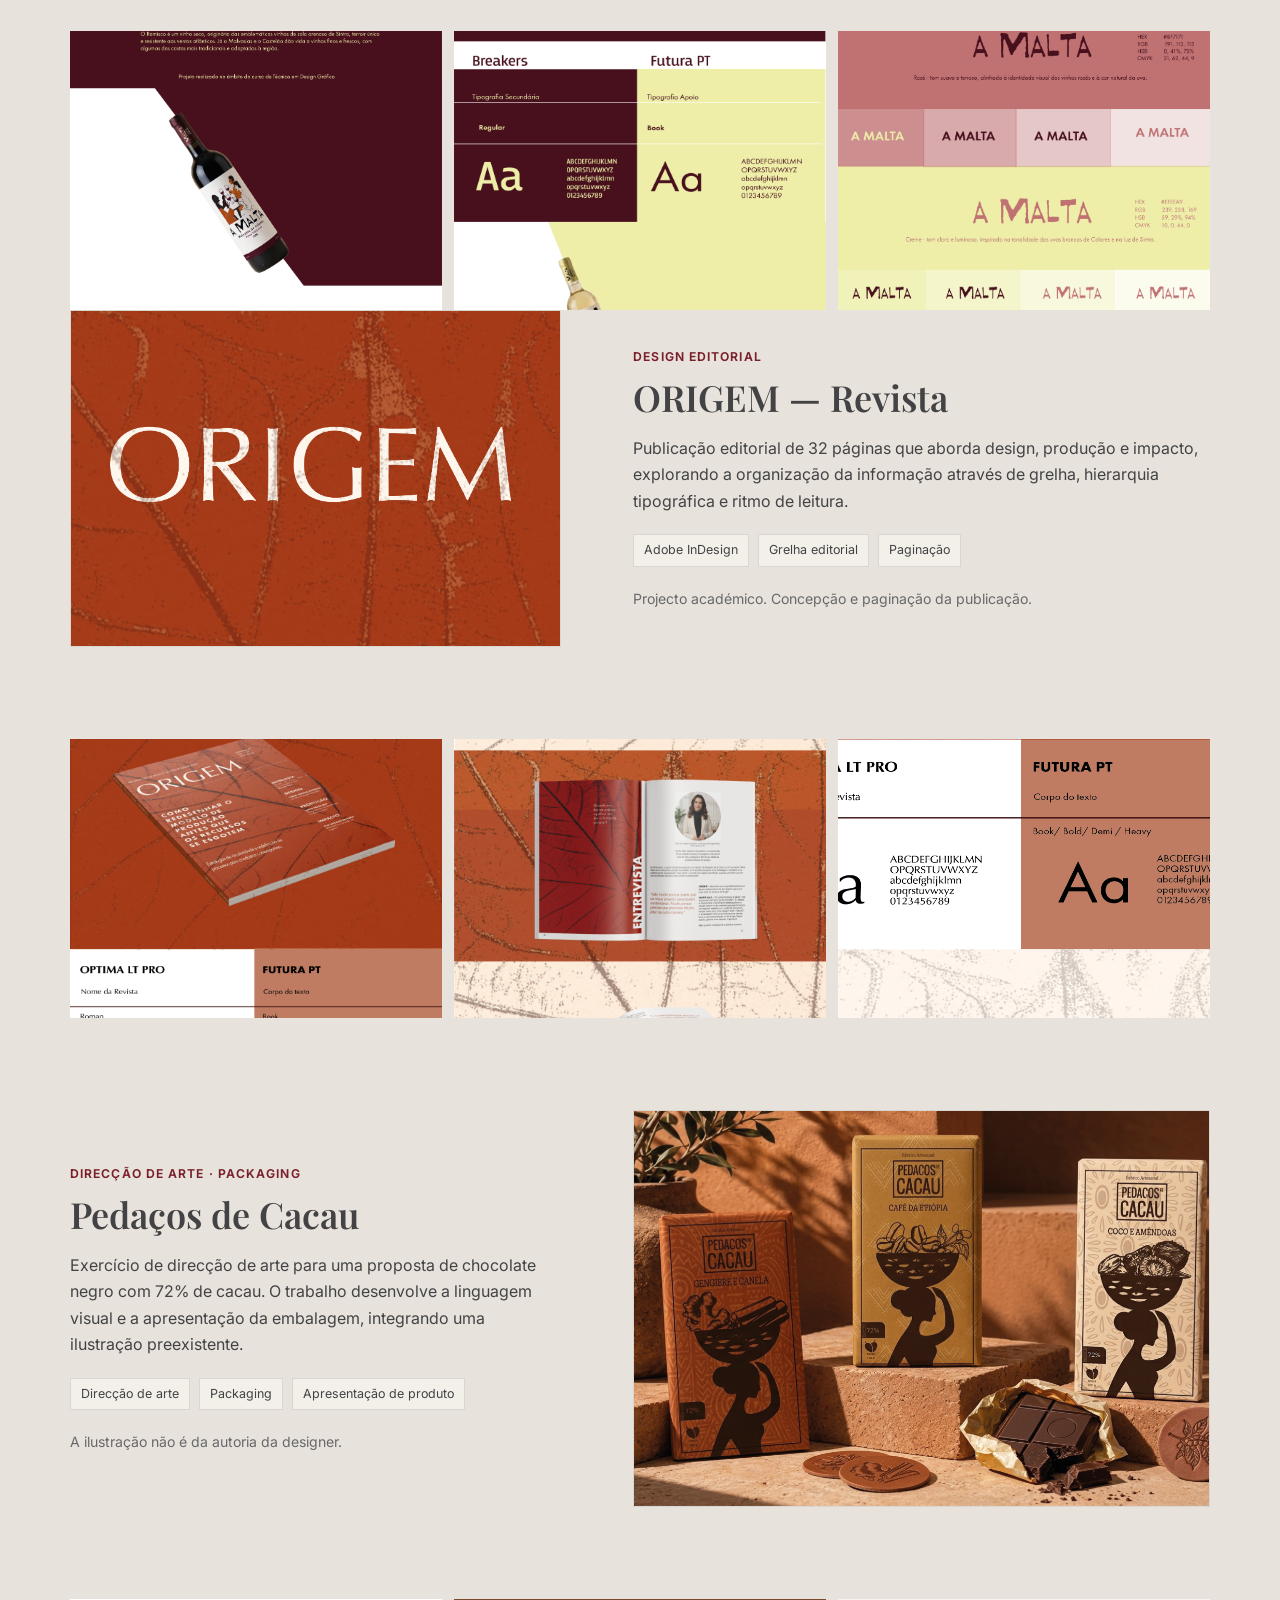
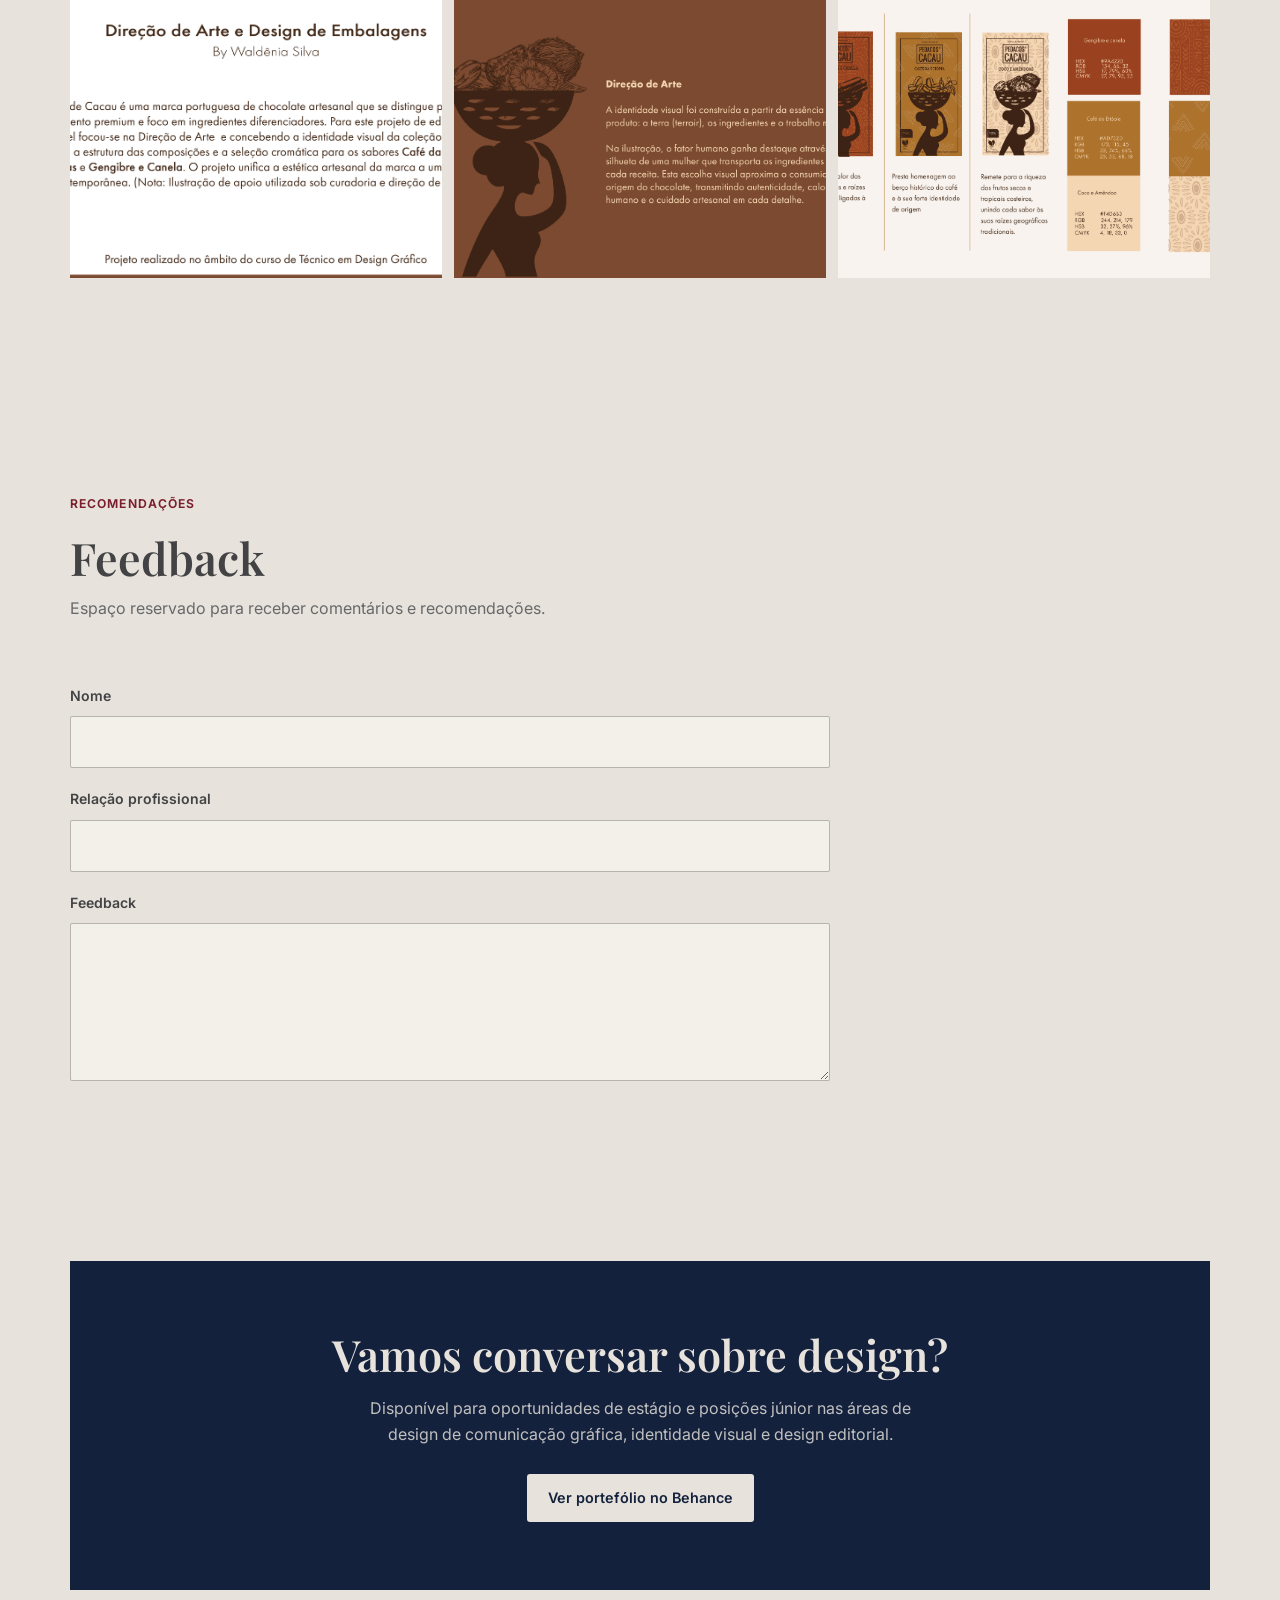
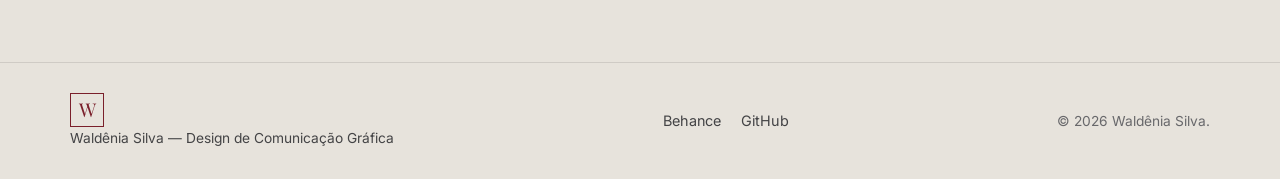
<file: preview-modelo-novo.html>
<!DOCTYPE html>
<html lang="pt-PT">
<head>
<meta charset="UTF-8">
<meta name="viewport" content="width=device-width, initial-scale=1.0">
<title>Waldênia Silva — Design de Comunicação Gráfica | Pré-visualização</title>
<meta name="description" content="Portefólio de Waldênia Silva, designer gráfica em formação. Identidade visual, design editorial e direcção de arte.">
<link rel="preconnect" href="https://fonts.googleapis.com">
<link rel="preconnect" href="https://fonts.gstatic.com" crossorigin>
<link href="https://fonts.googleapis.com/css2?family=Inter:wght@400;500;600;650&family=Playfair+Display:wght@600;700&display=swap" rel="stylesheet">
<link rel="stylesheet" href="./preview-modelo-novo.css">
</head>
<body>
<header class="sticky-navbar">
  <div class="container nav-container">
    <a href="#inicio" class="brand-logo" aria-label="Waldênia Silva, início">
      <span class="brand-mark" aria-hidden="true">W</span><span class="brand-name">Waldênia Silva</span>
    </a>
    <nav class="nav-links" aria-label="Navegação principal">
      <a href="#projetos">Projectos</a><a href="#feedback">Feedback</a><a href="#contacto">Contacto</a>
    </nav>
    <a href="https://www.behance.net/janineferreira5" target="_blank" rel="noopener noreferrer" class="btn btn-primary btn-sm">Behance</a>
  </div>
</header>
<main>
<section class="hero-section" id="inicio">
  <div class="container hero-grid">
    <div class="hero-content">
      <span class="eyebrow">Design Editorial · Identidade Visual · Direcção de Arte</span>
      <h1>Design gráfico com rigor conceptual, narrativa e precisão técnica.</h1>
      <p class="hero-sub">Desenvolvo sistemas visuais a partir de pesquisa, conceito e decisões gráficas fundamentadas. O meu trabalho cruza identidade visual, design editorial e comunicação de produto.</p>
      <div class="hero-actions"><a href="#projetos" class="btn btn-primary">Ver projectos seleccionados</a><a href="#contacto" class="btn btn-outline">Entrar em contacto</a></div>
    </div>
    <div class="hero-mockup-frame"><img src="./Imagem/A-Malta/a-malta-01.png" alt="Apresentação visual do projecto A Malta"></div>
  </div>
</section>
<section class="section" id="projetos">
<div class="container">
  <header class="section-header"><h2>Projectos seleccionados</h2><p>Três trabalhos que demonstram abordagens distintas à identidade, à edição e à direcção de arte.</p></header>
  <article class="project-row" id="a-malta">
    <div class="project-info">
      <span class="project-tag">Identidade Visual · Packaging</span>
      <h3>A Malta — Vinhos de Sintra</h3>
      <p class="project-impact">Reformulação de uma identidade de vinho, orientada pelo encontro, pela comunidade e pela convivialidade. O sistema visual articula a narrativa do projecto com a apresentação dos vinhos.</p>
      <ul class="project-meta"><li>Identidade visual</li><li>Design de rótulo</li><li>Packaging</li></ul>
      <p class="project-note">Projecto académico. Conceito e desenvolvimento gráfico da autora.</p>
    </div>
    <div class="project-media"><img src="./Imagem/A-Malta/A%20Malta-1.png" alt="Prancha de apresentação da identidade A Malta"></div>
  </article>
  <div class="project-gallery" aria-label="Imagens adicionais do projecto A Malta">
    <figure><img src="./Imagem/A-Malta/A%20Malta-2.png" alt="Aplicação da identidade A Malta, imagem 2"></figure>
    <figure><img src="./Imagem/A-Malta/A%20Malta-3.png" alt="Aplicação da identidade A Malta, imagem 3"></figure>
    <figure><img src="./Imagem/A-Malta/A%20Malta-4.png" alt="Aplicação da identidade A Malta, imagem 4"></figure>
  </div>
  <article class="project-row reverse" id="origem">
    <div class="project-info">
      <span class="project-tag">Design Editorial</span>
      <h3>ORIGEM — Revista</h3>
      <p class="project-impact">Publicação editorial de 32 páginas que aborda design, produção e impacto, explorando a organização da informação através de grelha, hierarquia tipográfica e ritmo de leitura.</p>
      <ul class="project-meta"><li>Adobe InDesign</li><li>Grelha editorial</li><li>Paginação</li></ul>
      <p class="project-note">Projecto académico. Concepção e paginação da publicação.</p>
    </div>
    <div class="project-media"><img src="./Imagem/Origem/Revista%20Origem%20final_Capa.png" alt="Capa da revista ORIGEM"></div>
  </article>
  <div class="project-gallery" aria-label="Páginas da revista ORIGEM">
    <figure><img src="./Imagem/Origem/Revista%20Origem%20final-02.png" alt="Páginas interiores da revista ORIGEM"></figure>
    <figure><img src="./Imagem/Origem/Revista%20Origem%20final-03.png" alt="Composição editorial da revista ORIGEM"></figure>
    <figure><img src="./Imagem/Origem/Revista%20corrigido-04.png" alt="Página revista ORIGEM, detalhe 4"></figure>
  </div>
  <article class="project-row" id="pedacos-de-cacau" style="margin-top:92px">
    <div class="project-info">
      <span class="project-tag">Direcção de Arte · Packaging</span>
      <h3>Pedaços de Cacau</h3>
      <p class="project-impact">Exercício de direcção de arte para uma proposta de chocolate negro com 72% de cacau. O trabalho desenvolve a linguagem visual e a apresentação da embalagem, integrando uma ilustração preexistente.</p>
      <ul class="project-meta"><li>Direcção de arte</li><li>Packaging</li><li>Apresentação de produto</li></ul>
      <p class="project-note">A ilustração não é da autoria da designer.</p>
    </div>
    <div class="project-media"><img src="./Chocolate-01.png" alt="Apresentação do projecto Pedaços de Cacau"></div>
  </article>
  <div class="project-gallery" aria-label="Imagens adicionais do projecto Pedaços de Cacau">
    <figure><img src="./Chocolate-02.png" alt="Aplicação de embalagem Pedaços de Cacau, imagem 2"></figure>
    <figure><img src="./Chocolate-03.png" alt="Aplicação de embalagem Pedaços de Cacau, imagem 3"></figure>
    <figure><img src="./Chocolate-04.png" alt="Aplicação de embalagem Pedaços de Cacau, imagem 4"></figure>
  </div>
</div>
</section>
<section class="section feedback-section" id="feedback">
  <div class="container">
    <header class="section-header">
      <span class="eyebrow">Recomendações</span>
      <h2>Feedback</h2>
      <p>Espaço reservado para receber comentários e recomendações.</p>
    </header>
    <form class="feedback-form">
      <div class="feedback-fields">
        <label for="feedback-nome">Nome</label>
        <input id="feedback-nome" name="nome" type="text">
        <label for="feedback-relacao">Relação profissional</label>
        <input id="feedback-relacao" name="relacao" type="text">
        <label for="feedback-mensagem">Feedback</label>
        <textarea id="feedback-mensagem" name="mensagem" rows="5"></textarea>
      </div>
    </form>
  </div>
</section>
<section class="contact-section" id="contacto"><div class="container cta-box">
  <h2>Vamos conversar sobre design?</h2>
  <p>Disponível para oportunidades de estágio e posições júnior nas áreas de design de comunicação gráfica, identidade visual e design editorial.</p>
  <a class="btn btn-light" href="https://www.behance.net/janineferreira5" target="_blank" rel="noopener noreferrer">Ver portefólio no Behance</a>
</div></section>
</main>
<footer class="site-footer"><div class="container footer-grid">
  <div class="footer-brand"><span class="brand-mark" aria-hidden="true">W</span><span>Waldênia Silva — Design de Comunicação Gráfica</span></div>
  <div class="footer-links"><a href="https://www.behance.net/janineferreira5" target="_blank" rel="noopener noreferrer">Behance</a><a href="https://github.com/janineconsultor-code" target="_blank" rel="noopener noreferrer">GitHub</a></div>
  <p class="copyright">© 2026 Waldênia Silva.</p>
</div></footer>
</body></html>
</file>
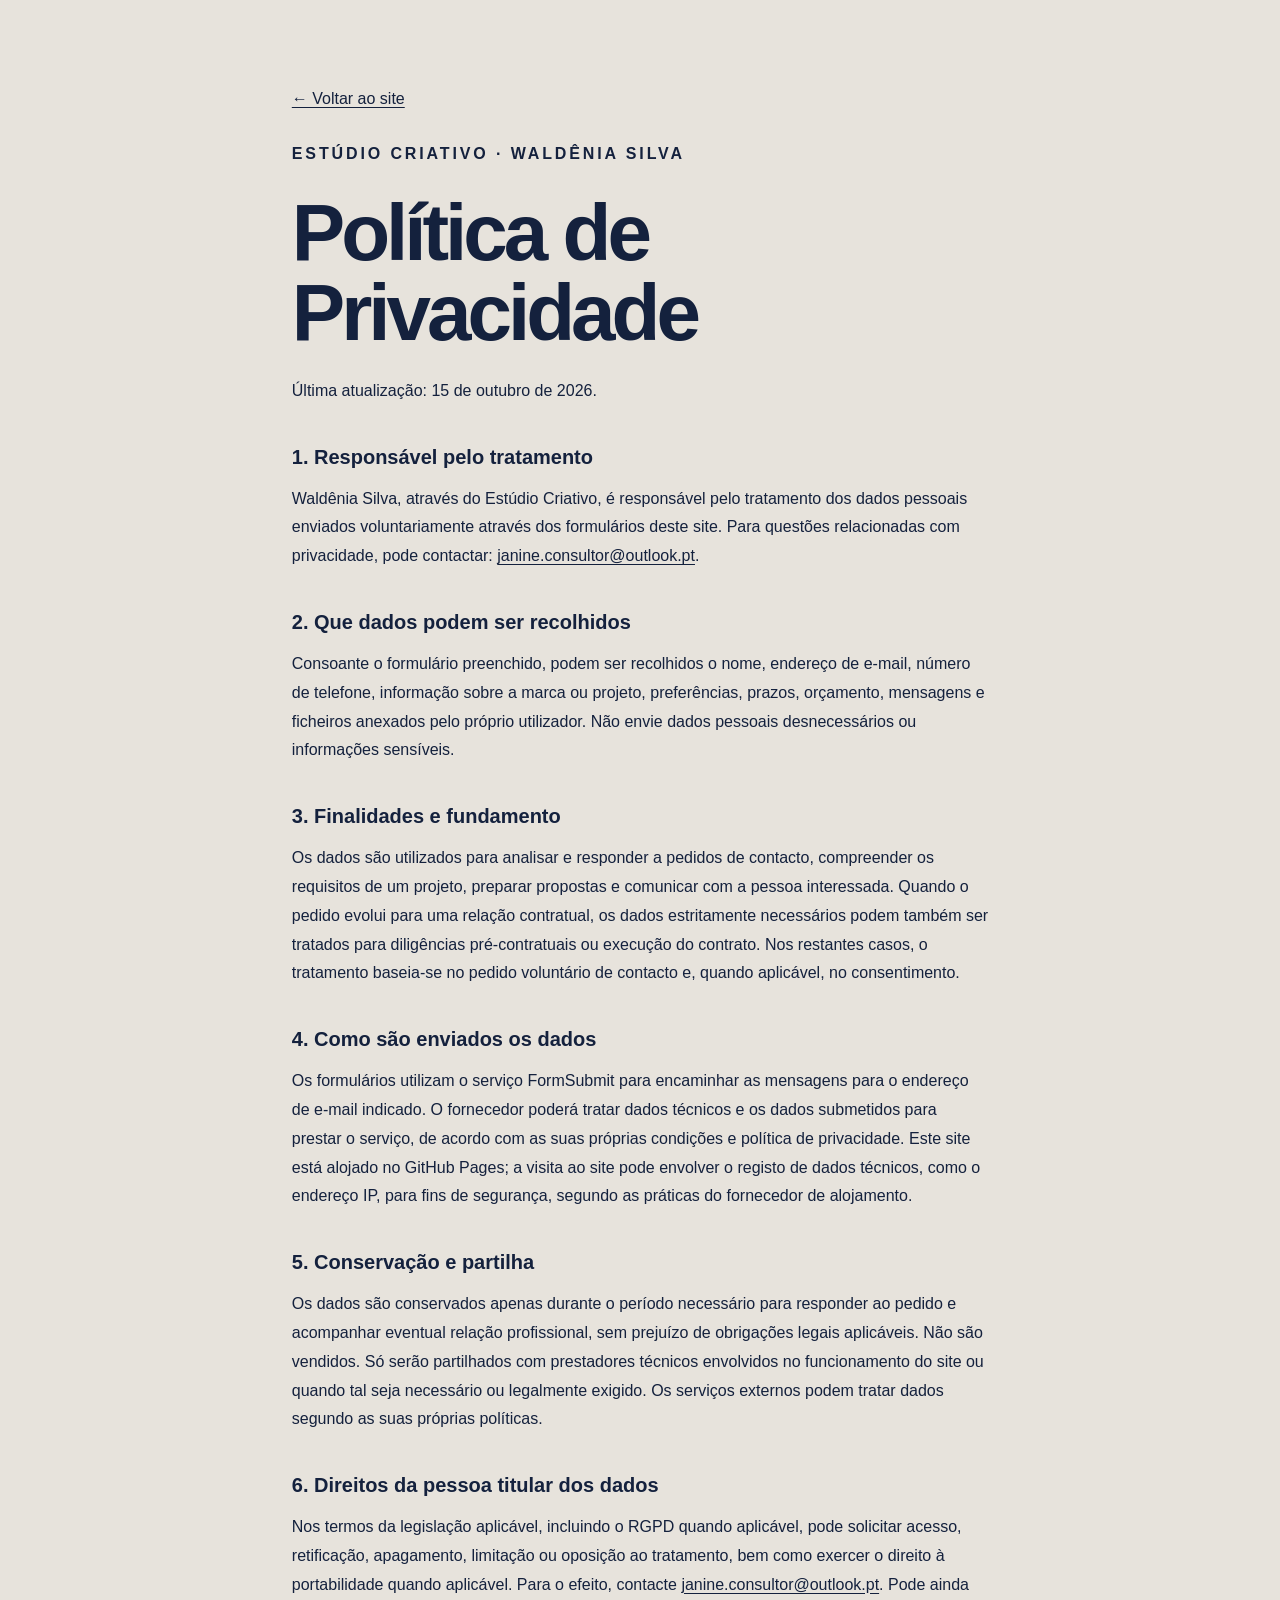
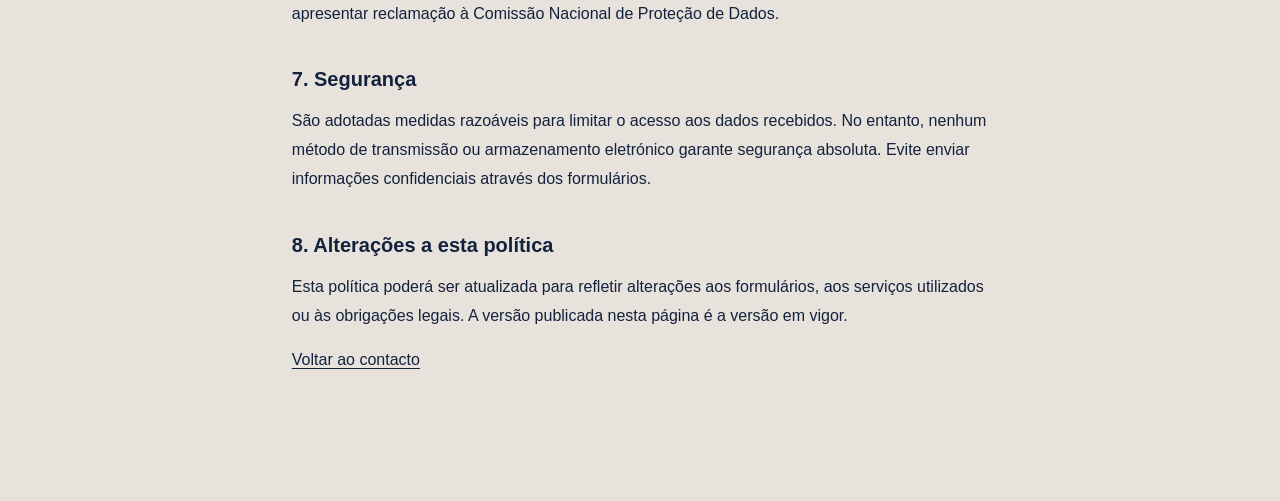
<file: privacidade.html>
<!DOCTYPE html>
<html lang="pt-PT">
<head>
  <meta charset="UTF-8">
  <meta name="viewport" content="width=device-width, initial-scale=1.0">
  <meta name="description" content="Política de Privacidade do Estúdio Criativo Waldênia Silva.">
  <title>Política de Privacidade — Waldênia Silva</title>
  <link rel="stylesheet" href="./styles.css">
  <style>
    .privacy-page { max-width: 850px; margin: 0 auto; padding: 90px 6vw 110px; color: var(--green-dark); }
    .privacy-page h1 { font-size: clamp(2.5rem, 7vw, 5rem); line-height: 1; letter-spacing: -.05em; margin: 0 0 1.5rem; }
    .privacy-page h2 { font-size: 1.25rem; margin: 2.5rem 0 .75rem; }
    .privacy-page p, .privacy-page li { font-size: 1rem; line-height: 1.8; }
    .privacy-page a { color: var(--green-dark); text-decoration: underline; text-underline-offset: 3px; }
    .privacy-page .privacy-back { display: inline-block; margin-bottom: 2rem; }
  </style>
</head>
<body>
  <main class="privacy-page">
    <a class="privacy-back" href="./index.html#contacto">← Voltar ao site</a>
    <p class="eyebrow">ESTÚDIO CRIATIVO · WALDÊNIA SILVA</p>
    <h1>Política de Privacidade</h1>
    <p>Última atualização: 15 de outubro de 2026.</p>

    <h2>1. Responsável pelo tratamento</h2>
    <p>Waldênia Silva, através do Estúdio Criativo, é responsável pelo tratamento dos dados pessoais enviados voluntariamente através dos formulários deste site. Para questões relacionadas com privacidade, pode contactar: <a href="mailto:janine.consultor@outlook.pt">janine.consultor@outlook.pt</a>.</p>

    <h2>2. Que dados podem ser recolhidos</h2>
    <p>Consoante o formulário preenchido, podem ser recolhidos o nome, endereço de e-mail, número de telefone, informação sobre a marca ou projeto, preferências, prazos, orçamento, mensagens e ficheiros anexados pelo próprio utilizador. Não envie dados pessoais desnecessários ou informações sensíveis.</p>

    <h2>3. Finalidades e fundamento</h2>
    <p>Os dados são utilizados para analisar e responder a pedidos de contacto, compreender os requisitos de um projeto, preparar propostas e comunicar com a pessoa interessada. Quando o pedido evolui para uma relação contratual, os dados estritamente necessários podem também ser tratados para diligências pré-contratuais ou execução do contrato. Nos restantes casos, o tratamento baseia-se no pedido voluntário de contacto e, quando aplicável, no consentimento.</p>

    <h2>4. Como são enviados os dados</h2>
    <p>Os formulários utilizam o serviço FormSubmit para encaminhar as mensagens para o endereço de e-mail indicado. O fornecedor poderá tratar dados técnicos e os dados submetidos para prestar o serviço, de acordo com as suas próprias condições e política de privacidade. Este site está alojado no GitHub Pages; a visita ao site pode envolver o registo de dados técnicos, como o endereço IP, para fins de segurança, segundo as práticas do fornecedor de alojamento.</p>

    <h2>5. Conservação e partilha</h2>
    <p>Os dados são conservados apenas durante o período necessário para responder ao pedido e acompanhar eventual relação profissional, sem prejuízo de obrigações legais aplicáveis. Não são vendidos. Só serão partilhados com prestadores técnicos envolvidos no funcionamento do site ou quando tal seja necessário ou legalmente exigido. Os serviços externos podem tratar dados segundo as suas próprias políticas.</p>

    <h2>6. Direitos da pessoa titular dos dados</h2>
    <p>Nos termos da legislação aplicável, incluindo o RGPD quando aplicável, pode solicitar acesso, retificação, apagamento, limitação ou oposição ao tratamento, bem como exercer o direito à portabilidade quando aplicável. Para o efeito, contacte <a href="mailto:janine.consultor@outlook.pt">janine.consultor@outlook.pt</a>. Pode ainda apresentar reclamação à Comissão Nacional de Proteção de Dados.</p>

    <h2>7. Segurança</h2>
    <p>São adotadas medidas razoáveis para limitar o acesso aos dados recebidos. No entanto, nenhum método de transmissão ou armazenamento eletrónico garante segurança absoluta. Evite enviar informações confidenciais através dos formulários.</p>

    <h2>8. Alterações a esta política</h2>
    <p>Esta política poderá ser atualizada para refletir alterações aos formulários, aos serviços utilizados ou às obrigações legais. A versão publicada nesta página é a versão em vigor.</p>

    <p><a href="./index.html#contacto">Voltar ao contacto</a></p>
  </main>
</body>
</html>
</file>
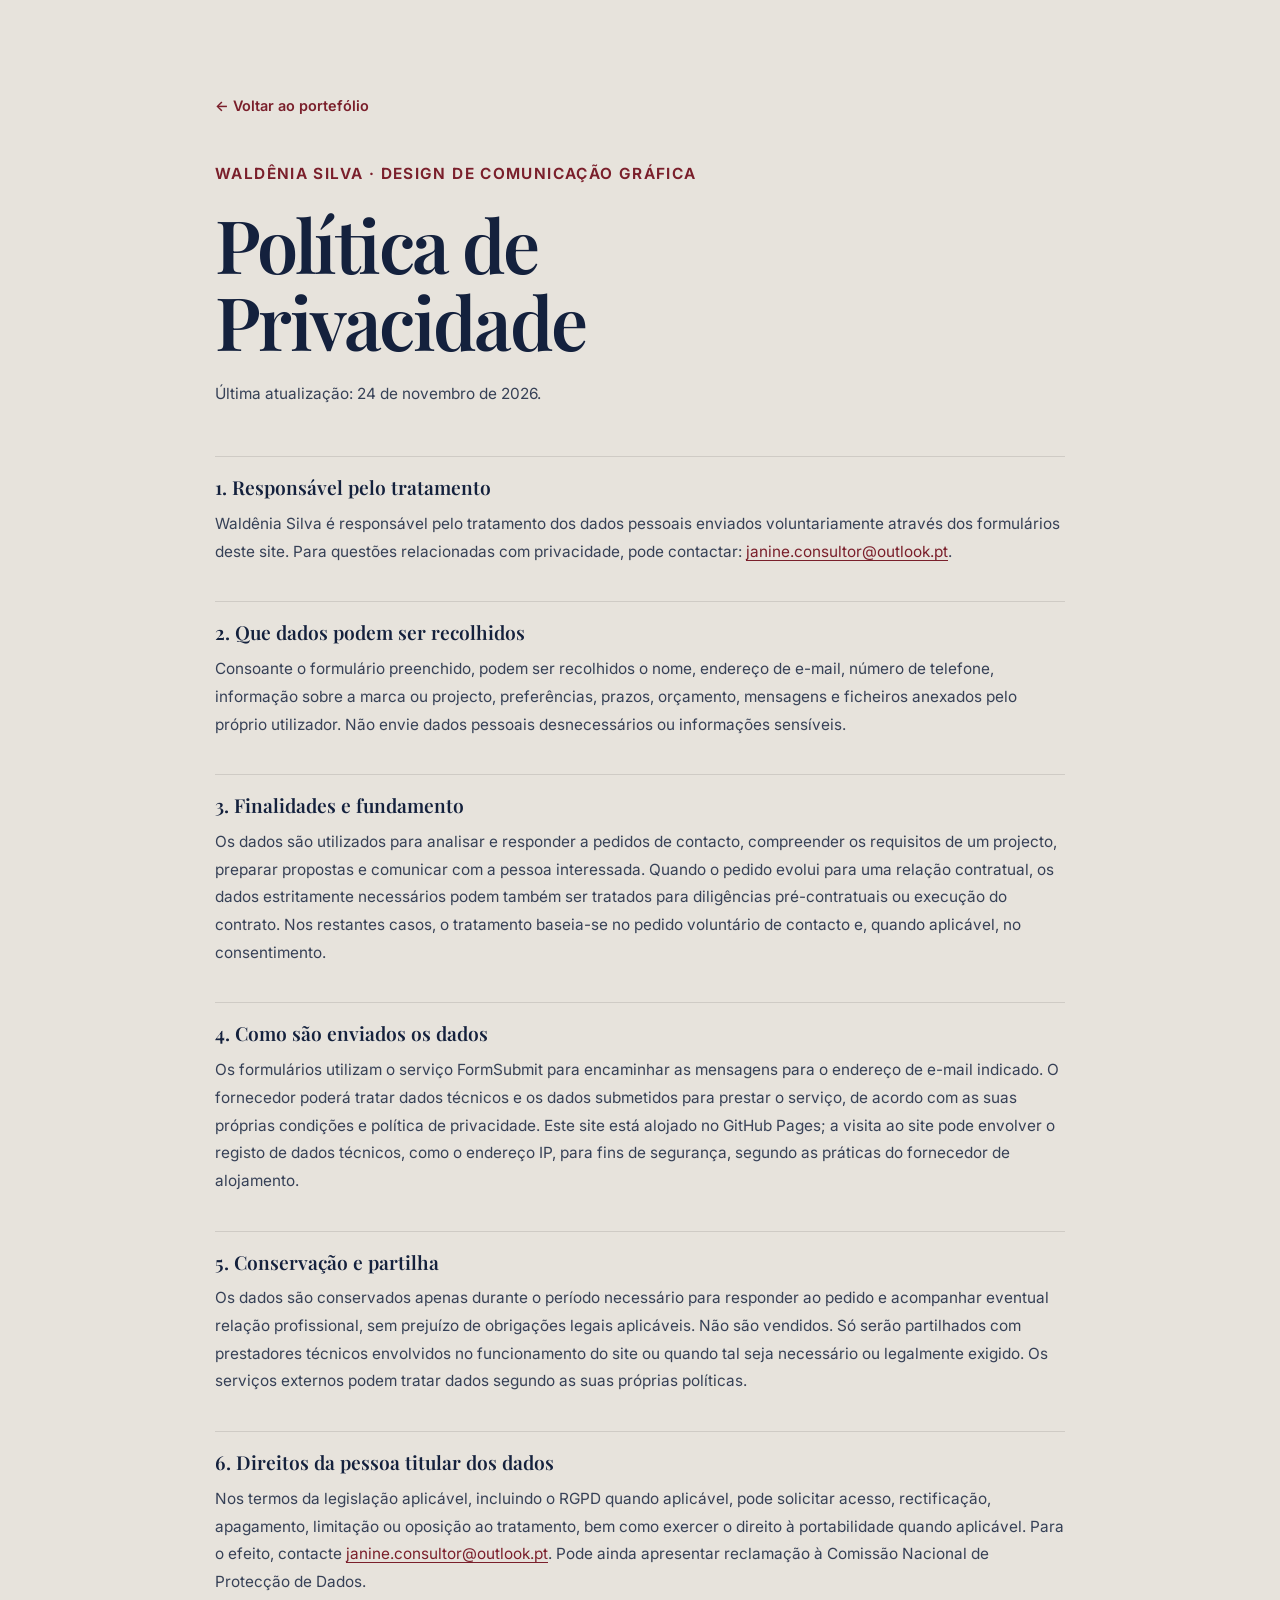
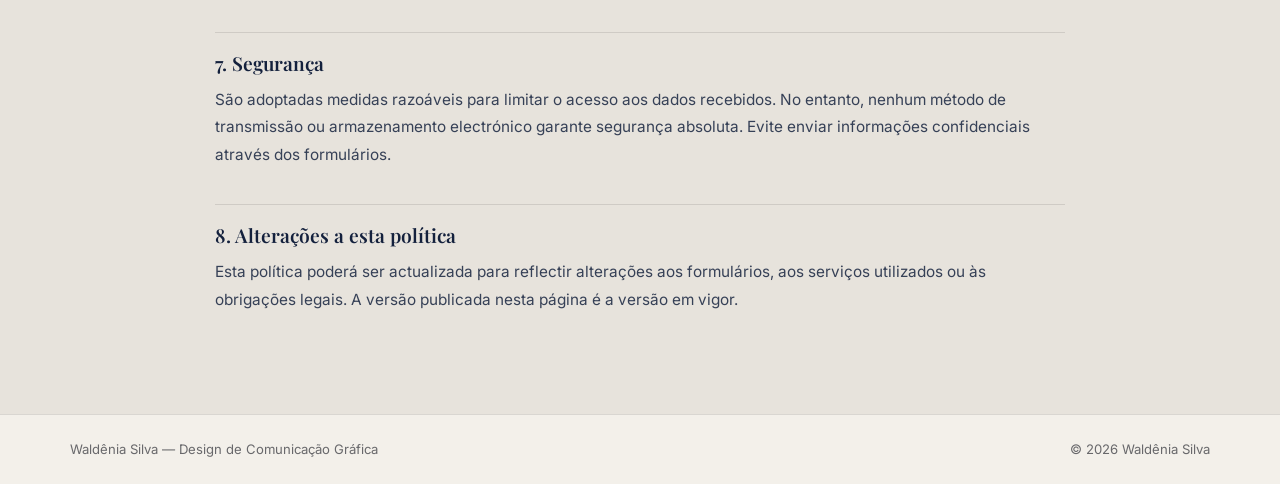
<file: avaliacao/privacidade.html>
<!DOCTYPE html>
<html lang="pt-PT">
<head>
  <meta charset="UTF-8">
  <meta name="viewport" content="width=device-width, initial-scale=1.0">
  <meta name="description" content="Política de Privacidade do portefólio de Waldênia Silva.">
  <title>Política de Privacidade — Waldênia Silva</title>
  <link rel="preconnect" href="https://fonts.googleapis.com">
  <link rel="preconnect" href="https://fonts.gstatic.com" crossorigin>
  <link href="https://fonts.googleapis.com/css2?family=Inter:wght@400;500;600;650&family=Playfair+Display:wght@600;700&display=swap" rel="stylesheet">
  <link rel="stylesheet" href="./preview.css?v=20261124-privacidade-v1">
  <style>
    .privacy-page{width:min(850px,calc(100% - 48px));margin:0 auto;padding:clamp(54px,8vw,92px) 0 100px;color:var(--navy)}
    .privacy-back{display:inline-block;margin-bottom:42px;color:var(--burgundy);font-size:.9rem;font-weight:600;text-decoration:none}
    .privacy-back:hover{text-decoration:underline;text-underline-offset:4px}
    .privacy-page .eyebrow{margin-bottom:18px;color:var(--burgundy)}
    .privacy-page h1{max-width:14ch;margin:0 0 22px;font:600 clamp(2.5rem,7vw,4.6rem)/1.04 var(--serif);letter-spacing:-.035em;color:var(--navy)}
    .privacy-updated{margin-bottom:48px;color:var(--muted);font-size:.86rem}
    .privacy-page h2{margin:36px 0 10px;padding-top:18px;border-top:1px solid var(--border);font:600 1.2rem/1.3 var(--serif);color:var(--navy)}
    .privacy-page p,.privacy-page li{font-size:.96rem;line-height:1.8;color:rgba(20,33,61,.84)}
    .privacy-page a:not(.privacy-back){color:var(--burgundy);text-decoration:underline;text-underline-offset:3px;overflow-wrap:anywhere}
    .privacy-footer{padding:24px 0;border-top:1px solid var(--border);background:var(--bg-surface)}
    .privacy-footer-inner{display:flex;justify-content:space-between;gap:18px;flex-wrap:wrap;color:var(--muted);font-size:.82rem}
    @media(max-width:560px){.privacy-page{width:calc(100% - 36px)}.privacy-page h2{margin-top:30px}}
  </style>
</head>
<body>
  <main class="privacy-page">
    <a class="privacy-back" href="./index.html#contacto">← Voltar ao portefólio</a>
    <p class="eyebrow">WALDÊNIA SILVA · DESIGN DE COMUNICAÇÃO GRÁFICA</p>
    <h1>Política de Privacidade</h1>
    <p class="privacy-updated">Última atualização: 24 de novembro de 2026.</p>

    <h2>1. Responsável pelo tratamento</h2>
    <p>Waldênia Silva é responsável pelo tratamento dos dados pessoais enviados voluntariamente através dos formulários deste site. Para questões relacionadas com privacidade, pode contactar: <a href="mailto:janine.consultor@outlook.pt">janine.consultor@outlook.pt</a>.</p>

    <h2>2. Que dados podem ser recolhidos</h2>
    <p>Consoante o formulário preenchido, podem ser recolhidos o nome, endereço de e-mail, número de telefone, informação sobre a marca ou projecto, preferências, prazos, orçamento, mensagens e ficheiros anexados pelo próprio utilizador. Não envie dados pessoais desnecessários ou informações sensíveis.</p>

    <h2>3. Finalidades e fundamento</h2>
    <p>Os dados são utilizados para analisar e responder a pedidos de contacto, compreender os requisitos de um projecto, preparar propostas e comunicar com a pessoa interessada. Quando o pedido evolui para uma relação contratual, os dados estritamente necessários podem também ser tratados para diligências pré-contratuais ou execução do contrato. Nos restantes casos, o tratamento baseia-se no pedido voluntário de contacto e, quando aplicável, no consentimento.</p>

    <h2>4. Como são enviados os dados</h2>
    <p>Os formulários utilizam o serviço FormSubmit para encaminhar as mensagens para o endereço de e-mail indicado. O fornecedor poderá tratar dados técnicos e os dados submetidos para prestar o serviço, de acordo com as suas próprias condições e política de privacidade. Este site está alojado no GitHub Pages; a visita ao site pode envolver o registo de dados técnicos, como o endereço IP, para fins de segurança, segundo as práticas do fornecedor de alojamento.</p>

    <h2>5. Conservação e partilha</h2>
    <p>Os dados são conservados apenas durante o período necessário para responder ao pedido e acompanhar eventual relação profissional, sem prejuízo de obrigações legais aplicáveis. Não são vendidos. Só serão partilhados com prestadores técnicos envolvidos no funcionamento do site ou quando tal seja necessário ou legalmente exigido. Os serviços externos podem tratar dados segundo as suas próprias políticas.</p>

    <h2>6. Direitos da pessoa titular dos dados</h2>
    <p>Nos termos da legislação aplicável, incluindo o RGPD quando aplicável, pode solicitar acesso, rectificação, apagamento, limitação ou oposição ao tratamento, bem como exercer o direito à portabilidade quando aplicável. Para o efeito, contacte <a href="mailto:janine.consultor@outlook.pt">janine.consultor@outlook.pt</a>. Pode ainda apresentar reclamação à Comissão Nacional de Protecção de Dados.</p>

    <h2>7. Segurança</h2>
    <p>São adoptadas medidas razoáveis para limitar o acesso aos dados recebidos. No entanto, nenhum método de transmissão ou armazenamento electrónico garante segurança absoluta. Evite enviar informações confidenciais através dos formulários.</p>

    <h2>8. Alterações a esta política</h2>
    <p>Esta política poderá ser actualizada para reflectir alterações aos formulários, aos serviços utilizados ou às obrigações legais. A versão publicada nesta página é a versão em vigor.</p>
  </main>
  <footer class="privacy-footer"><div class="container privacy-footer-inner"><span>Waldênia Silva — Design de Comunicação Gráfica</span><span>© 2026 Waldênia Silva</span></div></footer>
</body>
</html>
</file>
<file: styles.css>
/* =========================================
   WALDÊNIA SILVA — ESTÚDIO CRIATIVO
   Folha de estilos principal
========================================= */


/* 01 — PALETA E VARIÁVEIS */

:root {
    /* Nova paleta institucional — Novembro de 2026 */
    --color-stone: #E7E3DC;
    --color-navy: #14213D;
    --color-burgundy: #7A1F2B;

    /* Aliases legados mantidos para preservar os componentes existentes */
    --green-dark: var(--color-navy);
    --green-deep: var(--color-navy);
    --green-medium: var(--color-burgundy);
    --green-soft: var(--color-burgundy);
    --green-pale: var(--color-stone);

    --cream: var(--color-stone);
    --gold: var(--color-burgundy);

    --text: var(--color-navy);
    --muted: var(--color-burgundy);
    --border: rgba(20, 33, 61, 0.20);

    --navy-black: var(--color-navy);
    --navy-dark: var(--color-navy);
    --blue-muted: var(--color-burgundy);
    --dark: var(--color-navy);
    --light: var(--color-stone);
    --white: var(--color-stone);

    --page-width: 1100px;
    --page-gutter: 8vw;
}


/* 02 — RESET E BASE */

* {
    box-sizing: border-box;
}

html {
    scroll-behavior: smooth;
    scroll-padding-top: 30px;
}

body {
    margin: 0;
    background: var(--cream);
    color: var(--text);
    font-family: Arial, Helvetica, sans-serif;
    -webkit-font-smoothing: antialiased;
}

img {
    max-width: 100%;
}

a {
    color: inherit;
    text-decoration: none;
}

button {
    font: inherit;
}

button,
a {
    -webkit-tap-highlight-color: transparent;
}

button:focus-visible,
a:focus-visible {
    outline: 2px solid var(--gold);
    outline-offset: 5px;
}

::selection {
    background: var(--gold);
    color: var(--green-dark);
}


/* 03 — CABEÇALHO */

.site-header {
    position: absolute;
    top: 0;
    left: 0;
    z-index: 20;

    display: flex;
    align-items: center;
    justify-content: space-between;
    gap: 30px;

    width: 100%;
    padding: 28px 5vw;

    color: var(--cream);
}

.logo {
    display: flex;
    flex-direction: column;
    gap: 4px;
    flex-shrink: 0;
}

.logo-name {
    font-size: 14px;
    font-weight: 600;
    letter-spacing: 0.03em;
}

.logo-description {
    font-size: 9px;
    letter-spacing: 0.14em;
    text-transform: uppercase;
    color: var(--green-pale);
}

.main-nav {
    display: flex;
    align-items: center;
    justify-content: center;
    flex-wrap: wrap;
    gap: 25px;
}

.main-nav a {
    font-size: 10px;
    text-transform: uppercase;
    letter-spacing: 0.08em;
    transition: color 0.2s ease;
}

.main-nav a:hover {
    color: var(--gold);
}

.language-switch {
    display: flex;
    align-items: center;
    gap: 7px;
    flex-shrink: 0;
    font-size: 11px;
}

.language-button {
    padding: 0;
    border: 0;
    background: transparent;
    color: rgba(231, 227, 220, 0.65);
    cursor: pointer;
}

.language-button.active {
    color: var(--cream);
    font-weight: 700;
}



/* MENU SANDUÍCHE */
.menu-toggle {
    display: none;
    align-items: center;
    justify-content: center;
    flex-direction: column;
    gap: 5px;
    width: 42px;
    height: 42px;
    padding: 9px;
    border: 1px solid rgba(231, 227, 220, 0.45);
    background: transparent;
    color: var(--cream);
    cursor: pointer;
    z-index: 22;
}

.menu-toggle span {
    display: block;
    width: 20px;
    height: 1.5px;
    background: currentColor;
    transition: transform 0.2s ease, opacity 0.2s ease;
}

.menu-toggle[aria-expanded="true"] span:first-child {
    transform: translateY(6.5px) rotate(45deg);
}

.menu-toggle[aria-expanded="true"] span:nth-child(2) {
    opacity: 0;
}

.menu-toggle[aria-expanded="true"] span:last-child {
    transform: translateY(-6.5px) rotate(-45deg);
}


/* 04 — ELEMENTOS GERAIS */

.eyebrow {
    margin: 0 0 24px;
    font-size: 10px;
    font-weight: 600;
    letter-spacing: 0.18em;
    line-height: 1.5;
    text-transform: uppercase;
}

.section-number {
    position: absolute;
    top: 55px;
    left: 3vw;
    font-size: 10px;
    color: var(--green-medium);
}

.section-intro {
    max-width: 580px;
    margin: 28px 0 0;
    font-size: 15px;
    line-height: 1.8;
}


/* 05 — BOTÕES */

.button {
    display: inline-flex;
    align-items: center;
    justify-content: center;

    min-height: 46px;
    padding: 14px 22px;

    border: 1px solid var(--gold);
    background: var(--gold);
    color: var(--green-dark);

    font-size: 10px;
    font-weight: 700;
    letter-spacing: 0.1em;
    text-transform: uppercase;

    transition:
        background 0.2s ease,
        color 0.2s ease,
        transform 0.2s ease;
}

.button:hover {
    background: var(--cream);
    border-color: var(--cream);
    color: var(--green-dark);
    transform: translateY(-2px);
}

.text-link {
    display: inline-flex;
    align-items: center;
    gap: 12px;
    margin-top: 10px;
    padding-bottom: 7px;

    border-bottom: 1px solid var(--green-soft);
    color: var(--cream);

    font-size: 11px;
    font-weight: 600;
    letter-spacing: 0.05em;

    transition: color 0.2s ease, border-color 0.2s ease;
}

.text-link:hover {
    color: var(--gold);
    border-color: var(--gold);
}


/* 06 — APRESENTAÇÃO */

#hero {
    position: relative;

    min-height: 100svh;

    display: flex;
    align-items: flex-end;

    padding: 150px var(--page-gutter) 115px;

    color: var(--cream);

    background:
        linear-gradient(
            125deg,
            var(--green-dark) 0%,
            var(--green-deep) 82%,
            var(--green-medium) 100%
        );
}

.hero-content {
    position: relative;
    z-index: 1;
    max-width: 900px;
}

#hero .eyebrow {
    color: var(--gold);
}

#hero h1 {
    margin: 0;
    font-size: clamp(70px, 11vw, 160px);
    line-height: 0.87;
    letter-spacing: -0.075em;
    font-weight: 700;
}

#hero h1 span {
    color: var(--green-pale);
}

.hero-description {
    max-width: 570px;
    margin: 38px 0 30px;

    color: var(--cream);

    font-size: 16px;
    line-height: 1.75;
}

.hero-scroll {
    position: absolute;
    right: 5vw;
    bottom: 45px;

    display: flex;
    align-items: center;
    gap: 12px;

    color: var(--cream);
    font-size: 10px;
    letter-spacing: 0.1em;
    text-transform: uppercase;
}

.hero-scroll span:last-child {
    color: var(--gold);
    font-size: 18px;
    transition: transform 0.2s ease;
}

.hero-scroll:hover span:last-child {
    transform: translateY(4px);
}


/* 07 — PENSAR ANTES DE CRIAR */

#processo-criativo {
    position: relative;
    padding: 140px var(--page-gutter);

    background: var(--green-pale);
    color: var(--green-dark);
}

.process-header {
    max-width: var(--page-width);
    margin: 0 auto;
}

#processo-criativo .eyebrow {
    color: var(--green-medium);
}

.process-header h2 {
    margin: 0;

    font-size: clamp(55px, 7vw, 100px);
    line-height: 0.92;
    letter-spacing: -0.065em;
    font-weight: 600;

    color: var(--green-dark);
}

.process-header h2 span {
    color: var(--green-medium);
}

.process-header .section-intro {
    color: var(--green-dark);
}

.process-grid {
    max-width: var(--page-width);
    margin: 75px auto 0;

    display: grid;
    grid-template-columns: repeat(4, minmax(0, 1fr));
    gap: 28px;
}

.process-item {
    min-width: 0;
    padding-top: 20px;
    border-top: 1px solid rgba(20, 33, 61, 0.35);
}

.process-number {
    display: block;
    margin-bottom: 35px;
    color: var(--green-medium);
    font-size: 11px;
    letter-spacing: 0.08em;
}

.process-item h3 {
    margin: 0 0 14px;
    color: var(--green-dark);
    font-size: 20px;
    line-height: 1.25;
    font-weight: 500;
}

.process-item p {
    margin: 0;
    color: var(--green-dark);
    font-size: 13px;
    line-height: 1.75;
}


/* 08 — SOBRE */

#sobre {
    position: relative;
    padding: 140px var(--page-gutter);

    background:
        linear-gradient(
            135deg,
            var(--green-dark) 0%,
            var(--green-deep) 88%
        );

    color: var(--cream);
}

#sobre .section-number {
    color: var(--green-pale);
}

#sobre .eyebrow {
    color: var(--gold);
}

.about-grid {
    max-width: var(--page-width);
    margin: 0 auto;

    display: grid;
    grid-template-columns: minmax(0, 0.9fr) minmax(0, 1.1fr);
    grid-template-rows: auto auto;

    column-gap: 9%;
    row-gap: 35px;
    align-items: start;
}

.about-image {
    grid-column: 1;
    grid-row: 1 / 3;

    width: 100%;
    padding: 10px;

    border: 1px solid rgba(231, 227, 220, 0.22);
    border-radius: 12px;

    overflow: hidden;
}

.about-image img {
    display: block;
    width: 100%;
    height: auto;

    border-radius: 6px;
    object-fit: cover;
}

.about-heading {
    grid-column: 2;
    grid-row: 1;
}

#sobre h2 {
    margin: 0;

    font-size: clamp(50px, 6.5vw, 90px);
    line-height: 0.94;
    letter-spacing: -0.065em;
    font-weight: 600;

    color: var(--cream);
}

#sobre h2 span {
    color: var(--green-pale);
}

.about-text {
    grid-column: 2;
    grid-row: 2;
    max-width: 520px;
}

.about-text p {
    margin: 0 0 22px;

    color: var(--cream);

    font-size: 15px;
    line-height: 1.8;
}


/* 09 — PORTefÓLIO */

.portfolio-section {
    position: relative;
    padding: 140px var(--page-gutter) 150px;
    background: var(--cream);
    color: var(--green-dark);
}

.portfolio-header {
    max-width: var(--page-width);
    margin: 0 auto 50px;
}

.portfolio-header .eyebrow {
    color: var(--green-medium);
}

.portfolio-header h2 {
    margin: 0;

    font-size: clamp(55px, 7vw, 105px);
    line-height: 0.91;
    letter-spacing: -0.065em;
    font-weight: 600;

    color: var(--green-dark);
}

.portfolio-header h2 span {
    color: var(--green-medium);
}

.portfolio-header .section-intro {
    color: var(--green-dark);
}


/* 10 — FILTROS */

.portfolio-filters {
    max-width: var(--page-width);
    margin: 0 auto 45px;

    display: flex;
    flex-wrap: wrap;
    gap: 9px;
}

.filter-button {
    padding: 11px 16px;

    border: 1px solid var(--border);
    background: transparent;
    color: var(--green-dark);

    font-size: 10px;
    letter-spacing: 0.06em;
    text-transform: uppercase;

    cursor: pointer;

    transition:
        background 0.2s ease,
        color 0.2s ease,
        border-color 0.2s ease;
}

.filter-button:hover {
    border-color: var(--green-medium);
    background: var(--green-pale);
}

.filter-button.active {
    border-color: var(--green-dark);
    background: var(--green-dark);
    color: var(--cream);
}

.project-card.is-hidden {
    display: none;
}


/* 11 — GRELHA DE PROJETOS */

.portfolio-grid {
    max-width: var(--page-width);
    margin: 0 auto;

    display: grid;
    grid-template-columns: repeat(2, minmax(0, 1fr));
    gap: 60px 28px;
}

.project-card {
    min-width: 0;
}

.project-link {
    display: block;
    height: 100%;
}

.project-image {
    width: 100%;
    aspect-ratio: 4 / 3;
    overflow: hidden;
    background: var(--green-pale);
}

.project-placeholder {
    width: 100%;
    height: 100%;

    display: flex;
    align-items: center;
    justify-content: center;

    transition: transform 0.4s ease;
}

.project-card:hover .project-placeholder {
    transform: scale(1.025);
}

.project-placeholder span {
    padding: 15px;
    text-align: center;
    font-size: clamp(25px, 4vw, 55px);
    font-weight: 700;
    letter-spacing: -0.05em;
}

.project-image img {
    display: block;
    width: 100%;
    height: 100%;
    object-fit: cover;
    transition: transform 0.4s ease;
}

.project-card:hover .project-image img {
    transform: scale(1.025);
}



/* 12 — CORES DOS PROJETOS */

.veranum {
    background: #E7D5A7;
    color: #8B4B20;
}

.malta {
    background: var(--green-deep);
    color: var(--cream);
}

.malta-packaging {
    background: var(--green-dark);
    color: var(--green-pale);
}

.doritos {
    background: var(--green-dark);
    color: var(--gold);
}


/* 13 — INFORMAÇÃO DOS PROJETOS */

.project-info {
    padding-top: 17px;
}

.project-info p {
    margin: 0 0 8px;
    color: var(--green-medium);

    font-size: 10px;
    font-weight: 600;
    letter-spacing: 0.1em;
    text-transform: uppercase;
}

.project-info h3 {
    margin: 0 0 8px;
    color: var(--green-dark);

    font-size: 25px;
    line-height: 1.15;
    font-weight: 500;
}

.project-info > span {
    display: block;
    color: var(--green-dark);
    font-size: 13px;
    line-height: 1.65;
}


/* 14 — INSPIRAÇÕES */

#inspiracoes {
    position: relative;
    padding: 140px var(--page-gutter);

    background:
        linear-gradient(
            135deg,
            var(--green-deep) 0%,
            var(--green-deep) 78%,
            var(--green-medium) 100%
        );

    color: var(--cream);
}

#inspiracoes .section-number {
    color: var(--green-pale);
}

#inspiracoes .eyebrow {
    color: var(--gold);
}

.section-heading {
    max-width: var(--page-width);
    margin: 0 auto;
}

.section-heading h2 {
    margin: 0;

    font-size: clamp(55px, 7vw, 100px);
    line-height: 0.92;
    letter-spacing: -0.065em;
    font-weight: 600;

    color: var(--cream);
}

#inspiracoes .section-intro {
    color: var(--cream);
}

.inspiration-list {
    max-width: var(--page-width);
    margin: 70px auto 0;
}

.inspiration-item {
    display: flex;
    align-items: center;
    justify-content: space-between;
    gap: 30px;

    padding: 25px 0;

    border-bottom: 1px solid rgba(231, 227, 220, 0.28);
}

.inspiration-item h3 {
    margin: 0;
    color: var(--cream);
    font-size: 23px;
    font-weight: 500;
}

.inspiration-item p {
    margin: 0;
    color: var(--cream);

    font-size: 10px;
    line-height: 1.6;
    letter-spacing: 0.08em;
    text-transform: uppercase;
}


/* 15 — CONTACTO */

.contacto {
    position: relative;

    display: grid;
    grid-template-columns: minmax(0, 1fr) minmax(0, 0.8fr);
    gap: 80px;

    padding: 140px var(--page-gutter);

    border-top: 1px solid var(--border);
    background: var(--cream);
    color: var(--green-dark);
}

.contacto-intro .eyebrow {
    color: var(--green-medium);
}

.contacto-intro h2 {
    margin: 10px 0 24px;

    font-size: clamp(55px, 7vw, 100px);
    line-height: 0.92;
    letter-spacing: -0.065em;
    font-weight: 500;

    color: var(--green-dark);
}

.contacto-intro > p:last-child {
    max-width: 480px;
    margin: 0;

    color: var(--green-dark);
    font-size: 15px;
    line-height: 1.8;
}

.contacto-dados {
    display: flex;
    flex-direction: column;
    gap: 30px;
    padding-top: 12px;
}

.contacto-item {
    display: flex;
    flex-direction: column;
    align-items: flex-start;
    gap: 8px;
}

.contacto-item > span {
    color: var(--green-medium);

    font-size: 10px;
    font-weight: 600;
    letter-spacing: 0.12em;
    text-transform: uppercase;
}

.contacto-item a,
.contacto-item p {
    margin: 0;
    color: var(--green-dark);
    font-size: 14px;
    line-height: 1.6;
    overflow-wrap: anywhere;
}

.contacto-item a {
    text-decoration: underline;
    text-decoration-color: transparent;
    text-underline-offset: 5px;

    transition:
        color 0.2s ease,
        text-decoration-color 0.2s ease;
}

.contacto-item a:hover {
    color: var(--green-medium);
    text-decoration-color: var(--green-medium);
}


/* 16 — RODAPÉ */

footer {
    display: flex;
    align-items: center;
    justify-content: space-between;
    gap: 20px;

    padding: 30px 5vw;

    background: var(--green-dark);
    color: var(--cream);
}

footer p {
    margin: 0;
    font-size: 11px;
    line-height: 1.6;
}


/* 17 — MODAIS */

.project-modal {
    position: fixed;
    inset: 0;
    z-index: 100;

    display: none;
    align-items: center;
    justify-content: center;

    padding: 35px 5vw;

    background: rgba(20, 33, 61, 0.92);
}

.project-modal.is-open {
    display: flex;
}

.project-modal-content {
    position: relative;

    width: min(900px, 100%);
    max-height: 90vh;
    overflow-y: auto;

    padding: 70px 7vw;

    background: var(--cream);
    color: var(--green-dark);
}

.project-modal-close {
    position: absolute;
    top: 20px;
    right: 25px;

    width: 40px;
    height: 40px;

    border: 0;
    background: transparent;
    color: var(--green-dark);

    font-size: 32px;
    line-height: 1;

    cursor: pointer;
}

.project-modal-close:hover {
    color: var(--green-medium);
}

.project-modal-content .eyebrow {
    color: var(--green-medium);
}

.project-modal-content h2 {
    margin: 0;

    color: var(--green-dark);

    font-size: clamp(55px, 8vw, 100px);
    line-height: 0.9;
    letter-spacing: -0.06em;
    font-weight: 600;
}

.project-modal-intro {
    max-width: 650px;
    margin: 30px 0 40px;

    color: var(--green-dark);
    font-size: 15px;
    line-height: 1.8;
}

.project-modal-placeholder {
    width: 100%;
    aspect-ratio: 16 / 9;

    display: flex;
    align-items: center;
    justify-content: center;

    background: #E7D5A7;
    color: #8B4B20;
}

.project-modal-placeholder span {
    padding: 15px;
    font-size: clamp(35px, 7vw, 80px);
    font-weight: 700;
    letter-spacing: -0.05em;
}

.project-modal-details {
    display: grid;
    grid-template-columns: repeat(3, minmax(0, 1fr));
    gap: 25px;

    margin-top: 40px;
    padding-top: 25px;

    border-top: 1px solid var(--border);
}

.project-modal-details div {
    display: flex;
    flex-direction: column;
    gap: 8px;
}

.project-modal-details strong {
    color: var(--green-dark);
    font-size: 10px;
    letter-spacing: 0.1em;
    text-transform: uppercase;
}

.project-modal-details span {
    color: var(--green-dark);
    font-size: 13px;
    line-height: 1.6;
}


#project-modal-origem .project-modal-intro {
    margin-bottom: 56px;
}

/* GALERIA ORIGEM */

.project-modal-gallery {
    display: flex;
    flex-direction: column;
    gap: 24px;
    width: 100%;
}

.project-modal-gallery img {
    display: block;
    width: 100%;
    height: auto;
    object-fit: contain;
}


/* APRESENTAÇÃO PEDAÇOS DE CACAU — PRANCHETAS INTEIRAS */

#project-modal-pedacos .project-modal-gallery {
    gap: 12px;
    align-items: center;
}

#project-modal-pedacos .project-modal-gallery img {
    width: auto;
    max-width: 100%;
    max-height: 72vh;
    height: auto;
    object-fit: contain;
    margin-inline: auto;
}

/* BOTÃO DE REGRESSO */

.project-modal-back {
    margin-top: 40px;
    padding: 14px 0;

    border: 0;
    border-top: 1px solid var(--border);
    background: transparent;
    color: var(--green-dark);

    font-size: 11px;
    font-weight: 600;
    letter-spacing: 0.08em;
    text-transform: uppercase;

    cursor: pointer;
}

.project-modal-back:hover {
    color: var(--green-medium);
}


/* 18 — RESPONSIVO: TABLET */

@media (max-width: 900px) {

    :root {
        --page-gutter: 7vw;
    }

    .site-header {
        gap: 20px;
        padding: 25px 5vw;
    }

    .menu-toggle {
        display: flex;
        margin-left: auto;
    }

    .main-nav {
        display: none;
        position: absolute;
        top: calc(100% - 1px);
        right: 5vw;
        left: 5vw;
        flex-direction: column;
        align-items: stretch;
        gap: 0;
        padding: 12px 22px;
        background: var(--green-deep);
        border: 1px solid rgba(231, 227, 220, 0.16);
        box-shadow: 0 16px 35px rgba(0, 0, 0, 0.2);
    }

    .main-nav.is-open {
        display: flex;
    }

    .main-nav a {
        display: block;
        padding: 14px 0;
        border-bottom: 1px solid rgba(231, 227, 220, 0.12);
        font-size: 11px;
    }

    .main-nav a:last-child {
        border-bottom: 0;
    }

    .process-grid {
        grid-template-columns: repeat(2, minmax(0, 1fr));
        row-gap: 40px;
    }

    .about-grid {
        column-gap: 6%;
    }

    .contacto {
        gap: 45px;
    }
}


/* 19 — RESPONSIVO: TELEMÓVEL */

@media (max-width: 700px) {

    :root {
        --page-gutter: 6vw;
    }

    .site-header {
        padding: 22px 6vw;
    }

    .main-nav {
        right: 6vw;
        left: 6vw;
    }

    #hero {
        min-height: 90svh;
        padding: 130px 7vw 100px;
    }

    #hero h1 {
        font-size: clamp(65px, 18vw, 115px);
    }

    .hero-description {
        margin-top: 30px;
        font-size: 14px;
    }

    .hero-scroll {
        right: 7vw;
        bottom: 30px;
    }

    #processo-criativo,
    #sobre,
    .portfolio-section,
    #inspiracoes,
    .contacto {
        padding-top: 95px;
        padding-bottom: 100px;
    }

    .section-number {
        display: none;
    }

    .process-header h2,
    .portfolio-header h2,
    .section-heading h2 {
        font-size: clamp(48px, 12vw, 75px);
    }

    .process-grid {
        grid-template-columns: 1fr 1fr;
        gap: 35px 22px;
        margin-top: 50px;
    }

    .process-number {
        margin-bottom: 25px;
    }

    .process-item h3 {
        font-size: 18px;
    }

    .process-item p {
        font-size: 12px;
    }

    .about-grid {
        grid-template-columns: 1fr;
        grid-template-rows: auto;
        gap: 30px;
    }

    .about-image {
        grid-column: 1;
        grid-row: 1;
        max-width: 440px;
    }

    .about-heading {
        grid-column: 1;
        grid-row: 2;
    }

    .about-text {
        grid-column: 1;
        grid-row: 3;
    }

    #sobre h2 {
        font-size: clamp(50px, 12vw, 75px);
    }

    .portfolio-grid {
        grid-template-columns: 1fr;
        gap: 42px;
    }

    .portfolio-filters {
        gap: 8px;
        margin-bottom: 35px;
    }

    .filter-button {
        padding: 10px 12px;
        font-size: 9px;
    }

    .project-info h3 {
        font-size: 23px;
    }

    .inspiration-list {
        margin-top: 45px;
    }

    .inspiration-item {
        align-items: flex-start;
        flex-direction: column;
        gap: 8px;
        padding: 22px 0;
    }

    .inspiration-item h3 {
        font-size: 20px;
    }

    .contacto {
        grid-template-columns: 1fr;
        gap: 45px;
    }

    .contacto-intro h2 {
        font-size: clamp(50px, 12vw, 75px);
    }

    .contacto-dados {
        gap: 25px;
    }

    footer {
        align-items: flex-start;
        flex-direction: column;
        gap: 10px;
        padding: 28px 6vw;
    }

    .project-modal {
        padding: 12px;
    }

    .project-modal-content {
        max-height: 94vh;
        padding: 60px 22px 35px;
    }

    .project-modal-details {
        grid-template-columns: 1fr;
        gap: 20px;
    }
}


/* 20 — ECRÃS MUITO PEQUENOS */

@media (max-width: 380px) {

    .language-switch {
        font-size: 10px;
    }

    .logo-name {
        font-size: 12px;
    }

    .logo-description {
        font-size: 8px;
    }

    .process-grid {
        grid-template-columns: 1fr;
    }

    .filter-button {
        font-size: 8px;
    }
}


/* 21 — MOVIMENTO REDUZIDO */

@media (prefers-reduced-motion: reduce) {

    html {
        scroll-behavior: auto;
    }

    *,
    *::before,
    *::after {
        transition-duration: 0.01ms !important;
        animation-duration: 0.01ms !important;
        animation-iteration-count: 1 !important;
    }
}
/* PRÉ-BRIEFING */

.prebriefing {
    margin-top: 5rem;
    padding-top: 3rem;
    border-top: 1px solid rgba(20, 33, 61, 0.2);
    color: #14213D;
}

.prebriefing-header {
    max-width: 620px;
    margin-bottom: 2.5rem;
}

.prebriefing-header h3 {
    margin: 0 0 1rem;
    font-size: clamp(2rem, 4vw, 3.2rem);
    font-weight: 500;
    letter-spacing: -0.04em;
}

.prebriefing-header > p:not(.eyebrow) {
    max-width: 520px;
    line-height: 1.7;
}

.prebriefing .form-note,
.prebriefing .form-privacy {
    font-size: 0.8rem;
    line-height: 1.6;
    opacity: 0.75;
}

.prebriefing form {
    max-width: 900px;
}

.prebriefing .form-grid {
    display: grid;
    grid-template-columns: repeat(2, minmax(0, 1fr));
    gap: 1.5rem;
}

.prebriefing .form-conditional {
    grid-column: 1 / -1;
    display: grid;
    grid-template-columns: repeat(2, minmax(0, 1fr));
    gap: 1.5rem;
    padding-top: 1.5rem;
    border-top: 1px solid rgba(20, 33, 61, 0.2);
}

.prebriefing .form-conditional[hidden] {
    display: none !important;
}

.prebriefing .form-conditional h4 {
    grid-column: 1 / -1;
    margin: 0;
    font-size: 1rem;
    font-weight: 600;
    letter-spacing: 0.04em;
}

.prebriefing .form-conditional {
    grid-column: 1 / -1;
    display: grid;
    grid-template-columns: repeat(2, minmax(0, 1fr));
    gap: 1.5rem;
    padding-top: 1.5rem;
    border-top: 1px solid rgba(20, 33, 61, 0.2);
}

.prebriefing .form-conditional[hidden],
.prebriefing .conditional-detail[hidden] {
    display: none !important;
}

.prebriefing .form-conditional h4 {
    grid-column: 1 / -1;
    margin: 0;
    font-size: 1rem;
    font-weight: 600;
    letter-spacing: 0.04em;
}

.prebriefing .checkbox-field {
    border: 0;
    padding: 0;
    margin: 0;
}

.prebriefing .checkbox-field legend {
    margin-bottom: 0.75rem;
    font-size: 0.9rem;
    font-weight: 500;
}

.prebriefing .checkbox-options {
    display: grid;
    grid-template-columns: repeat(2, minmax(0, 1fr));
    gap: 0.6rem 1rem;
}

.prebriefing .checkbox-option {
    display: flex;
    align-items: flex-start;
    gap: 0.55rem;
    font-size: 0.9rem;
    font-weight: 400;
}

.prebriefing .checkbox-option input {
    width: 0.95rem;
    height: 0.95rem;
    min-width: 0.95rem;
    min-height: 0.95rem;
    padding: 0;
    margin: 0.18rem 0 0;
    flex: 0 0 0.95rem;
    accent-color: var(--color-primary, #14213D);
}

.prebriefing .form-field {
    display: flex;
    flex-direction: column;
    gap: 0.6rem;
    min-width: 0;
}

.prebriefing .form-field-full {
    grid-column: 1 / -1;
}

.prebriefing .form-field label {
    font-size: 0.9rem;
    font-weight: 500;
}

.prebriefing .form-field input,
.prebriefing .form-field select,
.prebriefing .form-field textarea {
    width: 100%;
    min-height: 48px;
    padding: 0.85rem 1rem;
    border: 1px solid rgba(20, 33, 61, 0.3);
    border-radius: 0;
    background: transparent;
    color: #14213D;
    font: inherit;
    box-sizing: border-box;
}

.prebriefing .form-field textarea {
    min-height: 100px;
    resize: vertical;
}

.prebriefing .form-field input:focus-visible,
.prebriefing .form-field select:focus-visible,
.prebriefing .form-field textarea:focus-visible {
    outline: 2px solid #14213D;
    outline-offset: 3px;
}

.prebriefing .form-field input::placeholder,
.prebriefing .form-field textarea::placeholder {
    color: #777;
}

.prebriefing .form-privacy {
    margin: 1.5rem 0;
}

.prebriefing .form-submit {
    display: inline-flex;
    align-items: center;
    justify-content: center;
    gap: 1rem;
    cursor: pointer;
}

.prebriefing .form-feedback {
    margin-top: 1rem;
    line-height: 1.6;
}

@media (max-width: 600px) {
    .prebriefing {
        margin-top: 3rem;
        padding-top: 2rem;
    }

    .prebriefing .form-grid,
    .prebriefing .form-conditional,
    .prebriefing .checkbox-options {
        grid-template-columns: 1fr;
        gap: 1.25rem;
    }

    .prebriefing .form-field-full {
        grid-column: auto;
    }

    .prebriefing .form-submit {
        width: 100%;
    }
}

/* ========================================
   22 — MODAL DO PRÉ-BRIEFING
======================================== */

.prebriefing-modal {
    position: fixed;
    inset: 0;
    z-index: 200;

    display: none;
    align-items: center;
    justify-content: center;

    padding: 24px;
    overflow-y: auto;

    background: rgba(20, 33, 61, 0.88);
}

.prebriefing-modal.is-open {
    display: flex;
}

.prebriefing-modal-content {
    position: relative;

    width: min(900px, 100%);
    max-height: 90vh;
    overflow-y: auto;

    padding: 55px 7%;

    background: var(--cream);
    color: var(--green-dark);

    outline: none;
}

.prebriefing-modal .prebriefing {
    width: 100%;
    max-width: 100%;
    margin: 0;
    padding: 0;
    border-top: 0;
}

.prebriefing-modal .prebriefing-header {
    max-width: 620px;
    margin-bottom: 2.5rem;
}

.prebriefing-close {
    position: absolute;
    top: 12px;
    right: 16px;
    z-index: 2;

    display: flex;
    align-items: center;
    justify-content: center;

    width: 40px;
    height: 40px;

    border: 0;
    background: var(--cream);
    color: var(--green-dark);

    font-size: 32px;
    line-height: 1;

    cursor: pointer;
}

.prebriefing-close:hover {
    color: var(--green-medium);
}

.prebriefing-close:focus-visible {
    outline: 2px solid var(--gold);
    outline-offset: 3px;
}

.prebriefing .form-feedback {
    max-width: 100%;
    font-size: 13px;
    line-height: 1.6;
    overflow-wrap: anywhere;
}

body.prebriefing-open,
body.project-modal-open {
    overflow: hidden;
}


/* 23 — AJUSTES RESPONSIVOS DO PRÉ-BRIEFING */

@media (max-width: 600px) {
    .prebriefing-modal {
        align-items: flex-start;
        padding: 10px;
    }

    .prebriefing-modal-content {
        width: 100%;
        max-height: 96vh;
        padding: 55px 20px 28px;
    }

    .prebriefing-modal .prebriefing {
        margin-top: 0;
        padding-top: 0;
    }

    .prebriefing-close {
        top: 8px;
        right: 8px;
    }
}

/* 24 — BOTÕES VOLTAR AO MENU */

.section-return {
    display: flex;
    justify-content: flex-end;
    max-width: var(--page-width);
    margin: 45px auto 0;
}

.section-return .text-link {
    display: inline-flex;
    align-items: center;
    justify-content: center;
    gap: 10px;

    margin-top: 0;
    padding: 12px 18px;

    border: 1px solid var(--green-medium);
    color: var(--green-dark);

    font-size: 10px;
    letter-spacing: 0.08em;
    text-transform: uppercase;

    transition:
        background 0.2s ease,
        color 0.2s ease,
        border-color 0.2s ease;
}

.section-return .text-link:hover {
    background: var(--green-dark);
    border-color: var(--green-dark);
    color: var(--cream);
}

@media (max-width: 700px) {
    .section-return {
        justify-content: flex-start;
        margin-top: 35px;
    }

    .section-return .text-link {
        padding: 12px 15px;
    }
}


/* A MALTA — CAPA DO PROJETO */
.malta-card-image {
    background: #4A101D;
}

.malta-card-image img {
    object-position: center 12%;
}

.malta-gallery {
    margin-top: 35px;
}

.malta-gallery img {
    background: #4A101D;
}

@media (max-width: 700px) {
    .malta-card-image img {
        object-position: center 10%;
    }
}


/* AJUSTES DE ESCALA PARA ECRÃS GRANDES */
@media (min-width: 1440px) {
    :root {
        --page-width: 1240px;
        --page-gutter: 7vw;
    }

    .logo-name { font-size: 16px; }
    .logo-description { font-size: 11px; }
    .main-nav a { font-size: 12px; }
    .language-switch { font-size: 13px; }

    .eyebrow,
    .section-number { font-size: 12px; }

    .section-intro,
    .hero-description,
    .about-text p,
    .project-modal-intro {
        font-size: clamp(17px, 1.1vw, 20px);
    }

    .process-item h3 { font-size: 23px; }
    .process-item p { font-size: 16px; }
    .filter-button,
    .project-info p,
    .contacto-item > span { font-size: 12px; }
    .project-info h3 { font-size: 29px; }
    .project-info > span,
    .contacto-item a,
    .contacto-item p { font-size: 16px; }
    .inspiration-item h3 { font-size: 26px; }
    .inspiration-item p { font-size: 12px; }
    .project-modal-details strong { font-size: 12px; }
    .project-modal-details span { font-size: 15px; }
}

/* APRESENTAÇÃO PEDAÇOS DE CACAU — IMAGENS COMPLETAS E PRÓXIMAS */
#project-modal-pedacos .project-modal-content {
    width: min(1200px, 100%);
    padding: 58px clamp(18px, 4vw, 56px) 42px;
}

#project-modal-pedacos .project-modal-gallery {
    display: flex;
    flex-direction: column;
    align-items: stretch;
    gap: 0;
    width: 100%;
    margin-top: 22px;
}

#project-modal-pedacos .project-modal-gallery img {
    display: block;
    width: 100%;
    max-width: 100%;
    height: auto;
    max-height: none;
    object-fit: contain;
    object-position: center;
    margin: 0 0 -8px;
}

#project-modal-pedacos .project-modal-gallery img:last-child {
    margin-bottom: 0;
}

@media (max-width: 700px) {
    #project-modal-pedacos .project-modal-content {
        padding: 58px 16px 30px;
    }

    #project-modal-pedacos .project-modal-gallery {
        gap: 0;
    }
}


/* EDITOR PRIVADO — ESTILOS DA APRESENTAÇÃO PEDAÇOS DE CACAU */

#project-modal-pedacos .project-style-editor {
    margin: 28px 0 34px;
    border-top: 1px solid var(--border);
    border-bottom: 1px solid var(--border);
    color: var(--green-dark);
}

#project-modal-pedacos .project-style-editor summary {
    padding: 16px 0;
    cursor: pointer;
    font-size: 11px;
    font-weight: 600;
    letter-spacing: 0.09em;
    text-transform: uppercase;
}

#project-modal-pedacos .project-style-controls {
    padding: 0 0 20px;
}

#project-modal-pedacos .project-style-note {
    margin: 0 0 18px;
    color: var(--green-medium);
    font-size: 12px;
    line-height: 1.5;
}

#project-modal-pedacos .project-style-fields {
    display: grid;
    grid-template-columns: repeat(2, minmax(0, 1fr));
    gap: 22px;
}

#project-modal-pedacos .project-style-field {
    display: flex;
    flex-direction: column;
    gap: 9px;
    min-width: 0;
}

#project-modal-pedacos .project-style-field label {
    font-size: 11px;
    font-weight: 600;
}

#project-modal-pedacos .project-style-color {
    display: flex;
    align-items: center;
    gap: 10px;
}

#project-modal-pedacos .project-style-color input[type="color"] {
    width: 46px;
    height: 42px;
    padding: 3px;
    border: 1px solid var(--border);
    background: transparent;
    cursor: pointer;
}

#project-modal-pedacos .project-style-field input[type="text"],
#project-modal-pedacos .project-style-field input[type="number"] {
    width: 100%;
    min-width: 0;
    min-height: 42px;
    padding: 9px 11px;
    border: 1px solid var(--border);
    border-radius: 0;
    background: transparent;
    color: var(--green-dark);
    font: inherit;
    font-size: 13px;
    box-sizing: border-box;
}

#project-modal-pedacos .project-style-actions {
    display: flex;
    align-items: center;
    flex-wrap: wrap;
    gap: 10px;
    margin-top: 20px;
}

#project-modal-pedacos .project-style-actions button {
    min-height: 38px;
    padding: 9px 16px;
    border: 1px solid var(--green-dark);
    font: inherit;
    font-size: 10px;
    letter-spacing: 0.07em;
    text-transform: uppercase;
    cursor: pointer;
}

#project-modal-pedacos .project-style-save {
    background: var(--green-dark);
    color: var(--cream);
}

#project-modal-pedacos .project-style-cancel {
    background: transparent;
    color: var(--green-dark);
}

#project-modal-pedacos .project-style-status {
    flex-basis: 100%;
    min-height: 1em;
    color: var(--green-medium);
    font-size: 11px;
    line-height: 1.5;
}

#project-modal-pedacos .project-modal-gallery {
    box-sizing: border-box;
    padding: 16px;
    background: var(--project-gallery-background, #E8E4D8);
    gap: var(--project-gallery-gap, 12px);
}

#project-modal-pedacos .project-modal-gallery img {
    margin: 0;
}

@media (max-width: 700px) {
    #project-modal-pedacos .project-style-fields {
        grid-template-columns: 1fr;
        gap: 16px;
    }

    #project-modal-pedacos .project-modal-gallery {
        padding: 8px;
    }
}


/* AJUSTE DE SOBREPOSIÇÃO E ACESSO AOS ESTILOS DOS PROJECTOS */

#project-modal-pedacos .project-style-editor,
#project-modal-malta .project-style-editor {
    display: block;
    margin: 24px 0 30px;
    border: 1px solid var(--border);
    padding: 0 16px;
}

#project-modal-pedacos .project-style-editor summary,
#project-modal-malta .project-style-editor summary {
    display: flex;
    align-items: center;
    justify-content: space-between;
    min-height: 48px;
    padding: 0;
    cursor: pointer;
    list-style: none;
}

#project-modal-pedacos .project-style-editor summary::-webkit-details-marker,
#project-modal-malta .project-style-editor summary::-webkit-details-marker {
    display: none;
}

#project-modal-pedacos .project-style-editor summary::after,
#project-modal-malta .project-style-editor summary::after {
    content: "+";
    font-size: 18px;
    font-weight: 400;
}

#project-modal-pedacos .project-style-editor[open] summary::after,
#project-modal-malta .project-style-editor[open] summary::after {
    content: "−";
}

#project-modal-pedacos .project-style-controls,
#project-modal-malta .project-style-controls {
    padding-bottom: 18px;
}

#project-modal-pedacos .project-modal-gallery,
#project-modal-malta .project-modal-gallery {
    box-sizing: border-box;
    padding: 16px;
    background: var(--project-gallery-background, #E8E4D8);
    gap: 0;
}

#project-modal-pedacos .project-modal-gallery img,
#project-modal-malta .project-modal-gallery img {
    margin: 0 0 var(--project-gallery-overlap, -8px);
}

#project-modal-pedacos .project-modal-gallery img:last-child,
#project-modal-malta .project-modal-gallery img:last-child {
    margin-bottom: 0;
}

@media (max-width: 700px) {
    #project-modal-pedacos .project-modal-gallery,
    #project-modal-malta .project-modal-gallery {
        padding: 8px;
    }

    #project-modal-pedacos .project-style-editor,
    #project-modal-malta .project-style-editor {
        padding: 0 12px;
    }
}

/* ESPAÇAMENTO DAS PRANCHETAS — ORIGEM */
#project-modal-origem .project-modal-gallery {
    gap: 0;
}

#project-modal-origem .project-modal-gallery img {
    margin-bottom: -8px;
}

#project-modal-origem .project-modal-gallery img:last-child {
    margin-bottom: 0;
}
</file>
<file: palette-overrides.css>
/* 25 — PALETA EXPERIMENTAL | CINZA-PEDRA COMO BASE */

/* Abertura: superfície clara, com azul-marinho e bordô como contraste. */
#hero {
    color: var(--color-navy);
    background: var(--color-stone);
}

.site-header {
    color: var(--color-navy);
}

.logo-description {
    color: var(--color-burgundy);
}

.main-nav a:hover,
.language-button.active {
    color: var(--color-burgundy);
}

.language-button {
    color: rgba(20, 33, 61, 0.58);
}

.menu-toggle {
    border-color: rgba(20, 33, 61, 0.45);
    color: var(--color-navy);
}

.menu-toggle span {
    background: currentColor;
}

#hero .eyebrow {
    color: var(--color-burgundy);
    font-size: 12px;
    letter-spacing: 0.16em;
}

#hero h1 {
    color: var(--color-navy);
}

#hero h1 span {
    color: var(--color-navy);
}

.hero-description,
.hero-scroll {
    color: var(--color-navy);
}

.hero-scroll span:last-child {
    color: var(--color-burgundy);
}

/* Botões: bordô sobre cinza-pedra, com texto claro. */
.button,
#hero .button,
.contacto .button,
.prebriefing-modal .button,
.prebriefing .form-submit {
    border-color: var(--color-burgundy);
    background: var(--color-burgundy);
    color: var(--color-stone);
}

.button:hover,
#hero .button:hover,
.contacto .button:hover,
.prebriefing-modal .button:hover,
.prebriefing .form-submit:hover {
    border-color: var(--color-navy);
    background: var(--color-navy);
    color: var(--color-stone);
}

/* Detalhes de navegação e links mantêm o azul-marinho e o bordô. */
.section-return .text-link {
    border-color: var(--color-burgundy);
    color: var(--color-navy);
}

.section-return .text-link:hover {
    border-color: var(--color-navy);
    background: var(--color-navy);
    color: var(--color-stone);
}


/* Ajustes de legibilidade — cabeçalho */
.logo-description {
    font-size: 10px;
}

.main-nav a {
    font-size: 11px;
}


/* HERO — composição tipográfica sem fotografia */
#hero {
    min-height: 100svh;
    display: grid;
    grid-template-columns: minmax(0, 1fr);
    align-items: center;
    gap: 0;
    padding: 150px var(--page-gutter) 105px;
    background: var(--color-stone);
    color: var(--color-navy);
}

#hero .hero-content {
    max-width: 900px;
    grid-column: 1;
    grid-row: 1;
}

#hero h1 {
    font-size: clamp(64px, 8vw, 118px);
    line-height: 0.9;
}

#hero .hero-description {
    max-width: 510px;
    margin: 28px 0 26px;
    color: var(--color-navy);
}

#hero .hero-scroll {
    color: var(--color-navy);
}

@media (max-width: 900px) {
    #hero {
        grid-template-columns: minmax(0, 1fr);
        padding-top: 145px;
    }

    #hero h1 {
        font-size: clamp(56px, 8vw, 86px);
    }
}

@media (max-width: 650px) {
    #hero {
        min-height: 90svh;
        grid-template-columns: 1fr;
        gap: 0;
        align-items: center;
        padding: 135px 7vw 105px;
    }

    #hero .hero-content {
        grid-column: 1;
        grid-row: 1;
    }

    #hero h1 {
        font-size: clamp(62px, 15vw, 90px);
    }

    #hero .hero-description {
        margin-top: 24px;
    }

    #hero .hero-scroll {
        right: 7vw;
        bottom: 35px;
    }
}


/* TESTE CROMÁTICO — SECÇÃO SOBRE MIM (isolado do restante site) */
#sobre {
    background: var(--color-burgundy);
    color: var(--color-stone);
}

#sobre .section-number,
#sobre .eyebrow,
#sobre h2,
#sobre h2 span,
#sobre .about-text p,
#sobre .about-text .text-link,
#sobre .section-return .text-link {
    color: var(--color-stone);
}

#sobre .about-text > .text-link {
    display: inline-flex;
    align-items: center;
    gap: 12px;
    padding: 13px 20px;
    border: 1px solid var(--color-stone);
    border-radius: 2px;
    background: var(--color-stone);
    color: var(--color-navy);
    text-decoration: none;
}

#sobre .about-text > .text-link:hover {
    border-color: var(--color-navy);
    background: var(--color-navy);
    color: var(--color-stone);
}

/* TESTE CROMÁTICO — PAINEL PROCESSO */
#processo-criativo {
    background: var(--color-navy);
    color: var(--color-stone);
}

#processo-criativo .section-number,
#processo-criativo .eyebrow,
#processo-criativo .process-header h2,
#processo-criativo .process-header h2 span,
#processo-criativo .process-header .section-intro,
#processo-criativo .process-number,
#processo-criativo .process-item h3,
#processo-criativo .process-item p {
    color: var(--color-stone);
}

#processo-criativo .process-item {
    border-top-color: rgba(231, 227, 220, 0.4);
}

#processo-criativo .section-return .text-link {
    border: 1px solid var(--color-burgundy);
    background: var(--color-burgundy);
    color: var(--color-stone);
}

#processo-criativo .section-return .text-link:hover {
    border-color: var(--color-burgundy);
    background: var(--color-burgundy);
    color: var(--color-stone);
}

#processo-criativo .section-return .text-link:focus-visible {
    outline: 2px solid var(--color-stone);
    outline-offset: 4px;
}

/* TESTE CROMÁTICO — PAINEL FORMAS DE OBSERVAR */
#inspiracoes {
    background: var(--color-navy);
    color: var(--color-stone);
}

#inspiracoes .section-number,
#inspiracoes .eyebrow,
#inspiracoes .section-heading h2,
#inspiracoes .section-heading h2 span,
#inspiracoes .section-heading .section-intro,
#inspiracoes .inspiration-item h3,
#inspiracoes .inspiration-item p {
    color: var(--color-stone);
}

#inspiracoes .section-return a.text-link,
#inspiracoes .section-return a.text-link:link,
#inspiracoes .section-return a.text-link:visited {
    border: 1px solid var(--color-stone) !important;
    background-color: var(--color-stone) !important;
    background-image: none !important;
    color: var(--color-burgundy) !important;
}

#inspiracoes .section-return a.text-link:hover,
#inspiracoes .section-return a.text-link:focus-visible,
#inspiracoes .section-return a.text-link:active {
    border-color: var(--color-stone) !important;
    background-color: var(--color-stone) !important;
    background-image: none !important;
    color: var(--color-burgundy) !important;
}

#inspiracoes .section-return .text-link:focus-visible {
    outline: 2px solid var(--color-stone);
    outline-offset: 4px;
}


/* TESTE TIPOGRÁFICO — SERIFADA APENAS NO NOME DO HERO */
#hero .hero-content h1,
#hero .hero-content h1 span {
    font-family: "Bodoni Moda", Georgia, serif !important;
    font-weight: 500;
    letter-spacing: -0.035em;
}


/* LINGUAGEM GRÁFICA — ELEMENTOS DE APOIO NAS TRÊS SECÇÕES */
#hero,
#processo-criativo,
#inspiracoes {
    isolation: isolate;
    overflow: hidden;
}

/* HERO — círculo aberto e eixo fino como contraponto ao nome. */
#hero::before {
    content: "";
    position: absolute;
    z-index: -1;
    top: 17%;
    right: 13%;
    width: clamp(150px, 23vw, 330px);
    aspect-ratio: 1;
    border: 1px solid rgba(122, 31, 43, 0.42);
    border-radius: 50%;
    pointer-events: none;
}

#hero::after {
    content: "";
    position: absolute;
    z-index: -1;
    top: 13%;
    right: calc(13% + clamp(75px, 11.5vw, 165px));
    width: 1px;
    height: clamp(210px, 30vw, 390px);
    background: rgba(20, 33, 61, 0.22);
    transform: rotate(38deg);
    transform-origin: top;
    pointer-events: none;
}

/* PROCESSO — grelha de linhas e pequenos pontos, evocando construção. */
#processo-criativo::before {
    content: "";
    position: absolute;
    top: 12%;
    right: 9%;
    width: clamp(105px, 15vw, 190px);
    height: clamp(105px, 15vw, 190px);
    border: 1px solid rgba(231, 227, 220, 0.28);
    background:
        linear-gradient(rgba(231, 227, 220, 0.2), rgba(231, 227, 220, 0.2)) 50% 0 / 1px 100% no-repeat,
        linear-gradient(90deg, rgba(231, 227, 220, 0.2), rgba(231, 227, 220, 0.2)) 0 50% / 100% 1px no-repeat;
    transform: rotate(45deg);
    pointer-events: none;
}

#processo-criativo::after {
    content: "";
    position: absolute;
    top: calc(12% + clamp(52px, 7.5vw, 95px));
    right: calc(9% + clamp(52px, 7.5vw, 95px));
    width: 7px;
    height: 7px;
    border-radius: 50%;
    background: var(--color-burgundy);
    pointer-events: none;
}

/* FORMAS DE OBSERVAR — círculos concêntricos e linha de referência. */
#inspiracoes::before {
    content: "";
    position: absolute;
    top: 13%;
    right: 10%;
    width: clamp(125px, 18vw, 235px);
    aspect-ratio: 1;
    border: 1px solid rgba(231, 227, 220, 0.32);
    border-radius: 50%;
    box-shadow:
        0 0 0 16px transparent,
        0 0 0 17px rgba(231, 227, 220, 0.2),
        0 0 0 34px transparent,
        0 0 0 35px rgba(231, 227, 220, 0.12);
    pointer-events: none;
}

#inspiracoes::after {
    content: "";
    position: absolute;
    top: 13%;
    right: calc(10% + clamp(62px, 9vw, 117px));
    width: 1px;
    height: clamp(180px, 23vw, 290px);
    background: rgba(231, 227, 220, 0.24);
    pointer-events: none;
}

/* Os elementos mantêm-se discretos e não competem com o conteúdo em ecrãs pequenos. */
@media (max-width: 700px) {
    #hero::before {
        top: 17%;
        right: -35px;
        width: 145px;
        opacity: 0.7;
    }

    #hero::after {
        top: 14%;
        right: 38px;
        height: 180px;
        opacity: 0.7;
    }

    #processo-criativo::before {
        top: 7%;
        right: 7%;
        width: 82px;
        height: 82px;
        opacity: 0.65;
    }

    #processo-criativo::after {
        top: calc(7% + 41px);
        right: calc(7% + 41px);
    }

    #inspiracoes::before {
        top: 7%;
        right: -22px;
        width: 115px;
        opacity: 0.65;
    }

    #inspiracoes::after {
        top: 7%;
        right: 35px;
        height: 145px;
        opacity: 0.65;
    }
}


/* SISTEMA GRÁFICO — ELEMENTOS APENAS NOS BLOCOS DE PROCESSO,
   OBSERVAÇÃO, PEDIDO DE PROJECTO E CONTACTO.
   O desenho funciona como uma extensão do pensamento visual:
   observar, estruturar, relacionar e comunicar. */

/* O hero, o sobre mim e os projectos permanecem sem grafismos decorativos. */
#sobre::before,
#sobre::after,
#projetos::before,
#projetos::after {
    content: none !important;
    display: none !important;
}

/* PEDIDO DE PROJECTO — percurso de pontos ligados:
   representa a passagem da ideia à definição do briefing. */
#pedido-projeto {
    isolation: isolate;
    overflow: hidden;
}

#pedido-projeto::before {
    content: "";
    position: absolute;
    z-index: 0;
    top: 10%;
    right: 8%;
    width: clamp(145px, 18vw, 230px);
    height: clamp(90px, 11vw, 140px);
    background:
        linear-gradient(var(--color-burgundy), var(--color-burgundy))
            12% 50% / 76% 1px no-repeat,
        linear-gradient(135deg, transparent 48.8%, rgba(20, 33, 61, 0.34) 49.5%, rgba(20, 33, 61, 0.34) 50.5%, transparent 51.2%)
            50% 50% / 38% 72% no-repeat;
    opacity: 0.5;
    pointer-events: none;
}

#pedido-projeto::after {
    content: "";
    position: absolute;
    z-index: 0;
    top: calc(10% + clamp(39px, 5.5vw, 70px));
    right: calc(8% + clamp(62px, 8vw, 103px));
    width: 8px;
    height: 8px;
    border: 1px solid var(--color-burgundy);
    border-radius: 50%;
    background: var(--color-stone);
    box-shadow:
        calc(clamp(145px, 18vw, 230px) * -0.36) 0 0 -1px var(--color-stone),
        calc(clamp(145px, 18vw, 230px) * -0.36) 0 0 0 var(--color-burgundy),
        calc(clamp(145px, 18vw, 230px) * 0.36) 0 0 -1px var(--color-stone),
        calc(clamp(145px, 18vw, 230px) * 0.36) 0 0 0 var(--color-burgundy);
    pointer-events: none;
}

/* CONTACTO — dois arcos incompletos e um eixo:
   sugerem ligação e continuidade, sem se tornarem um ícone literal. */
#contacto {
    isolation: isolate;
    overflow: hidden;
}

#contacto::before {
    content: "";
    position: absolute;
    z-index: 0;
    top: 12%;
    right: 9%;
    width: clamp(105px, 14vw, 175px);
    aspect-ratio: 1;
    border: 1px solid rgba(122, 31, 43, 0.42);
    border-right-color: transparent;
    border-bottom-color: rgba(20, 33, 61, 0.28);
    border-radius: 50%;
    transform: rotate(-28deg);
    pointer-events: none;
}

#contacto::after {
    content: "";
    position: absolute;
    z-index: 0;
    top: 12%;
    right: calc(9% + clamp(52px, 7vw, 87px));
    width: 1px;
    height: clamp(135px, 17vw, 210px);
    background: rgba(20, 33, 61, 0.25);
    transform: rotate(38deg);
    transform-origin: top;
    pointer-events: none;
}

/* Mantém o conteúdo acima dos elementos de apoio. */
#pedido-projeto > *,
#contacto > * {
    position: relative;
    z-index: 1;
}

/* Em ecrãs pequenos, os grafismos recuam para a margem e perdem escala. */
@media (max-width: 700px) {
    #pedido-projeto::before {
        top: 5%;
        right: 5%;
        width: 112px;
        height: 72px;
        opacity: 0.35;
    }

    #pedido-projeto::after {
        top: calc(5% + 32px);
        right: calc(5% + 50px);
        width: 6px;
        height: 6px;
    }

    #contacto::before {
        top: 5%;
        right: -24px;
        width: 105px;
        opacity: 0.55;
    }

    #contacto::after {
        top: 5%;
        right: 28px;
        height: 125px;
        opacity: 0.55;
    }
}


/* DIRECÇÃO GRÁFICA VALIDADA — GRAFISMOS EM QUATRO SECÇÕES
   Hero, Formas de observar, Pedido de projecto e Contactos.
   Sobre mim, Processo e Projectos ficam sem grafismos decorativos. */

/* Limpeza dos grafismos anteriores */
#hero,
#inspiracoes,
#pedido-projeto,
#contacto {
    position: relative;
    isolation: isolate;
    overflow: hidden;
}

#processo-criativo::before,
#processo-criativo::after {
    content: none !important;
    display: none !important;
}

/* HERO — diagonal azul-marinho, círculo bordô e arco de contorno */
#hero::before {
    content: "";
    position: absolute;
    z-index: 0;
    inset: 0;
    background: linear-gradient(
        135deg,
        transparent 0 63%,
        var(--color-navy) 63% 72%,
        transparent 72% 100%
    );
    pointer-events: none;
}

#hero::after {
    content: "";
    position: absolute;
    z-index: 0;
    top: 18%;
    right: 12%;
    width: clamp(170px, 25vw, 340px);
    aspect-ratio: 1;
    border-radius: 50%;
    background: var(--color-burgundy);
    box-shadow:
        0 0 0 1px var(--color-burgundy),
        0 0 0 14px transparent,
        0 0 0 15px rgba(122, 31, 43, 0.58);
    pointer-events: none;
}

#hero .hero-content,
#hero .hero-scroll {
    z-index: 2;
}

/* FORMAS DE OBSERVAR — círculo dividido e linha horizontal */
#inspiracoes::before {
    content: "";
    position: absolute;
    z-index: 0;
    top: 50%;
    right: clamp(9%, 17vw, 230px);
    width: clamp(190px, 27vw, 350px);
    aspect-ratio: 1;
    border-radius: 50%;
    background: linear-gradient(
        90deg,
        var(--color-stone) 0 50%,
        var(--color-burgundy) 50% 100%
    );
    transform: translateY(-50%);
    box-shadow: 0 0 0 1px rgba(231, 227, 220, 0.7);
    pointer-events: none;
}

#inspiracoes::after {
    content: "";
    position: absolute;
    z-index: 0;
    top: 50%;
    right: 0;
    width: 46%;
    height: 1px;
    background: var(--color-stone);
    pointer-events: none;
}

#inspiracoes .section-heading,
#inspiracoes .inspiration-list,
#inspiracoes .section-number,
#inspiracoes .section-return {
    position: relative;
    z-index: 1;
}

/* PEDIDO DE PROJECTO — semicírculo azul-marinho e arco fino */
#pedido-projeto::before {
    content: "";
    position: absolute;
    z-index: 0;
    right: -4%;
    bottom: -58%;
    width: clamp(300px, 48vw, 650px);
    aspect-ratio: 1;
    border-radius: 50%;
    background: var(--color-navy);
    pointer-events: none;
}

#pedido-projeto::after {
    content: "";
    position: absolute;
    z-index: 0;
    right: 2%;
    bottom: -66%;
    width: clamp(340px, 56vw, 740px);
    aspect-ratio: 1;
    border: 1px solid var(--color-burgundy);
    border-radius: 50%;
    pointer-events: none;
}

#pedido-projeto > * {
    position: relative;
    z-index: 1;
}

/* CONTACTOS — grande segmento circular bordô no canto inferior */
#contacto::before {
    content: "";
    position: absolute;
    z-index: 0;
    right: -12%;
    bottom: -145%;
    width: clamp(300px, 48vw, 650px);
    aspect-ratio: 1;
    border-radius: 50%;
    background: var(--color-burgundy);
    pointer-events: none;
}

#contacto::after {
    content: none !important;
    display: none !important;
}

#contacto > * {
    position: relative;
    z-index: 1;
}

/* Ajustes de escala e posicionamento em ecrãs estreitos */
@media (max-width: 700px) {
    #hero::before {
        background: linear-gradient(
            135deg,
            transparent 0 70%,
            var(--color-navy) 70% 79%,
            transparent 79% 100%
        );
    }

    #hero::after {
        top: 15%;
        right: -42px;
        width: 155px;
    }

    #inspiracoes::before {
        top: auto;
        right: -32px;
        bottom: 8%;
        width: 175px;
        transform: none;
    }

    #inspiracoes::after {
        top: auto;
        bottom: calc(8% + 87px);
        width: 38%;
    }

    #pedido-projeto::before {
        right: -30%;
        bottom: -28%;
        width: 260px;
    }

    #pedido-projeto::after {
        right: -24%;
        bottom: -35%;
        width: 300px;
    }

    #contacto::before {
        right: -32%;
        bottom: -95%;
        width: 280px;
    }
}


/* REFINAMENTO FINAL — GRAFISMOS DA DIRECÇÃO APROVADA
   Aplicação restrita ao Hero, Formas de observar, Pedido de projecto e Contactos. */

/* Hero: manter a diagonal azul-marinho e o círculo bordô;
   o contorno parcial funciona como arco, não como segundo círculo fechado. */
#hero::after {
    border: 1px solid transparent;
    border-top-color: rgba(122, 31, 43, 0.72);
    border-right-color: rgba(122, 31, 43, 0.72);
    box-shadow: none;
}

/* Formas de observar: metade fotográfica e metade bordô,
   recortadas pela mesma circunferência. */
#inspiracoes::before {
    background-image:
        linear-gradient(var(--color-burgundy), var(--color-burgundy)),
        url("./foto-waldenia.jpg.JPG");
    background-size: 50% 100%, 50% 100%;
    background-position: right center, left center;
    background-repeat: no-repeat;
    overflow: hidden;
}

/* A linha horizontal atravessa o círculo sem alterar a hierarquia do texto. */
#inspiracoes::after {
    z-index: 0;
}

/* Garantir que os elementos gráficos ficam atrás do conteúdo. */
#hero .hero-content,
#hero .hero-scroll,
#inspiracoes .section-heading,
#inspiracoes .inspiration-list,
#inspiracoes .section-number,
#inspiracoes .section-return,
#pedido-projeto > *,
#contacto > * {
    position: relative;
    z-index: 1;
}

/* Os grafismos não devem aparecer nas secções não seleccionadas. */
#sobre::before,
#sobre::after,
#processo-criativo::before,
#processo-criativo::after,
#projetos::before,
#projetos::after {
    content: none !important;
    display: none !important;
}

@media (max-width: 700px) {
    #inspiracoes::before {
        right: -32px;
        bottom: 8%;
        width: 175px;
        background-size: 50% 100%, 50% 100%;
    }
}



/* ATIVO 3 — grafismo único da identidade visual
   Aplicação: Hero, Processo, Inspirações e Contactos.
   O PNG é usado como máscara para preservar a forma e permitir a aplicação cromática. */

#hero,
#processo-criativo,
#inspiracoes,
#contacto {
    position: relative;
    isolation: isolate;
    overflow: hidden;
}

#hero::before,
#processo-criativo::before,
#inspiracoes::before,
#contacto::before {
    content: "" !important;
    display: block !important;
    position: absolute;
    z-index: 0;
    aspect-ratio: 1;
    background: linear-gradient(135deg, var(--color-navy) 8%, var(--color-burgundy) 92%);
    background-repeat: no-repeat;
    pointer-events: none;
    opacity: 0.28;
    /* O PNG tem fundo branco opaco e desenho preto. A composição XOR
       inverte a máscara luminosa para revelar apenas o desenho preto. */
    -webkit-mask-image: linear-gradient(#fff 0 0), url("./Ativo%203.png");
    mask-image: linear-gradient(#fff 0 0), url("./Ativo%203.png");
    -webkit-mask-mode: alpha, luminance;
    mask-mode: alpha, luminance;
    -webkit-mask-repeat: no-repeat, no-repeat;
    mask-repeat: no-repeat, no-repeat;
    -webkit-mask-position: center, center;
    mask-position: center, center;
    -webkit-mask-size: 100% 100%, contain;
    mask-size: 100% 100%, contain;
    -webkit-mask-composite: xor;
    mask-composite: exclude;
}

/* Desactiva os grafismos anteriores e mantém apenas o Ativo 3. */
#hero::after,
#processo-criativo::after,
#inspiracoes::after,
#contacto::after,
#pedido-projeto::before,
#pedido-projeto::after,
#sobre::before,
#sobre::after,
#projetos::before,
#projetos::after {
    content: none !important;
    display: none !important;
}

/* HERO — manter o grafismo no lado direito, sem invadir a área do nome. */
#hero::before {
    width: clamp(230px, 27vw, 360px);
    top: 50%;
    right: 2.5%;
    left: auto;
    bottom: auto;
    transform: translateY(-50%);
    opacity: 0.16;
}

#hero .hero-content {
    max-width: min(780px, 62%);
    position: relative;
    z-index: 2;
}

#hero .hero-content h1 {
    position: relative;
    z-index: 2;
}

/* PROCESSO — aproximação mais contida da solução aprovada em Inspirações. */
#processo-criativo::before {
    width: clamp(190px, 23vw, 285px);
    top: auto;
    right: 4%;
    bottom: 8%;
    left: auto;
    transform: none;
    background: linear-gradient(135deg, var(--color-stone) 15%, var(--color-burgundy) 90%);
    opacity: 0.15;
}

#inspiracoes::before {
    width: clamp(220px, 32vw, 420px);
    top: 13%;
    right: 4%;
    background: linear-gradient(135deg, var(--color-stone) 15%, var(--color-burgundy) 90%);
    opacity: 0.24;
}

#contacto::before {
    width: clamp(160px, 23vw, 300px);
    right: 4%;
    bottom: 2%;
    background: var(--color-stone);
    opacity: 0.18;
}

/* Conteúdo sempre acima do grafismo. */
#hero .hero-content,
#hero .hero-scroll,
#processo-criativo > *,
#inspiracoes > *,
#contacto > * {
    position: relative;
    z-index: 1;
}

@media (max-width: 700px) {
    #hero::before {
        width: 165px;
        top: auto;
        right: -38px;
        bottom: 2%;
        transform: none;
        opacity: 0.10;
    }

    #hero .hero-content {
        max-width: 100%;
    }

    #processo-criativo::before {
        width: 165px;
        top: auto;
        right: -35px;
        bottom: 3%;
        opacity: 0.10;
    }

    #inspiracoes::before {
        width: 190px;
        top: auto;
        right: -45px;
        bottom: 5%;
        opacity: 0.16;
    }

    #contacto::before {
        width: 145px;
        right: -30px;
        bottom: 3%;
        opacity: 0.14;
    }
}


/* REMOÇÃO DO ATIVO 3 — secções limpas, sem grafismo de fundo. */
#hero::before,
#hero::after,
#processo-criativo::before,
#processo-criativo::after,
#inspiracoes::before,
#inspiracoes::after,
#contacto::before,
#contacto::after {
    content: none !important;
    display: none !important;
}

#hero .hero-content {
    max-width: 900px;
}


/* =========================================================
   SISTEMA MODULAR BAUHAUS — APLICAÇÃO NOS CINCO BLOCOS
   Paleta institucional: pedra, azul-noite e bordô.
   Construção em CSS vectorial, sem imagens rasterizadas.
========================================================= */

#hero,
#processo-criativo,
#inspiracoes,
#pedido-projeto,
#contacto {
    position: relative;
    isolation: isolate;
    overflow: hidden;
}

/* O grafismo fica na camada de fundo; o conteúdo mantém prioridade. */
#hero::before,
#processo-criativo::before,
#inspiracoes::before,
#pedido-projeto::before,
#contacto::before {
    /* Override explícito da regra antiga que removia os pseudo-elementos. */
    content: "" !important;
    display: block !important;
    position: absolute;
    z-index: 0;
    pointer-events: none;
    width: clamp(230px, 34vw, 470px);
    aspect-ratio: 1;
    opacity: 0.76;
    background-repeat: no-repeat;
}

/* HERO — módulo de quarto de círculo, arco e pontos. */
#hero::before {
    top: 8%;
    right: 2%;
    background-image:
        radial-gradient(circle, var(--color-burgundy) 0 13%, transparent 13.5%),
        conic-gradient(from 180deg at 100% 100%, var(--color-navy) 0deg 90deg, transparent 90deg 360deg),
        repeating-radial-gradient(circle at 100% 100%, transparent 0 18px, rgba(20,33,61,.48) 19px 20px, transparent 21px 31px),
        radial-gradient(circle, var(--color-burgundy) 1.35px, transparent 1.8px);
    background-size: 100% 100%, 100% 100%, 100% 100%, 14px 14px;
    background-position: center, center, center, 0 0;
}

/* PROCESSO — linhas paralelas que se abrem em arcos concêntricos. */
#processo-criativo::before {
    right: 3%;
    bottom: 3%;
    background-image:
        radial-gradient(circle at 100% 0%, var(--color-burgundy) 0 9%, transparent 9.5%),
        repeating-radial-gradient(circle at 100% 0%, transparent 0 17px, rgba(231,227,220,.72) 18px 19px, transparent 20px 29px),
        repeating-linear-gradient(0deg, transparent 0 13px, rgba(231,227,220,.62) 13.5px 14.5px, transparent 15px 27px),
        conic-gradient(from 90deg at 100% 0%, transparent 0deg 270deg, var(--color-burgundy) 270deg 360deg);
    background-size: 100% 100%, 100% 100%, 48% 100%, 100% 100%;
    background-position: center, center, left center, center;
}

/* INSPIRAÇÕES — composição mais densa, com círculos e grelha modular. */
#inspiracoes::before {
    top: 10%;
    right: 2%;
    width: clamp(250px, 36vw, 500px);
    background-image:
        radial-gradient(circle at 50% 50%, var(--color-burgundy) 0 12%, transparent 12.5%),
        conic-gradient(from 270deg at 0% 100%, var(--color-stone) 0deg 90deg, transparent 90deg 360deg),
        repeating-radial-gradient(circle at 0% 100%, transparent 0 15px, rgba(231,227,220,.7) 16px 17px, transparent 18px 27px),
        radial-gradient(circle, var(--color-stone) 1.25px, transparent 1.7px);
    background-size: 100% 100%, 50% 50%, 100% 100%, 13px 13px;
    background-position: center, left bottom, center, right top;
}

/* PEDIDO DE PROJECTO — sequência de módulos e grelha de pontos. */
#pedido-projeto::before {
    right: 2%;
    bottom: -12%;
    width: clamp(260px, 38vw, 520px);
    background-image:
        radial-gradient(circle at 100% 0%, var(--color-burgundy) 0 15%, transparent 15.5%),
        conic-gradient(from 180deg at 100% 0%, var(--color-navy) 0deg 90deg, transparent 90deg 360deg),
        repeating-radial-gradient(circle at 100% 0%, transparent 0 19px, rgba(20,33,61,.48) 20px 21px, transparent 22px 32px),
        radial-gradient(circle, var(--color-burgundy) 1.3px, transparent 1.8px);
    background-size: 100% 100%, 100% 100%, 100% 100%, 14px 14px;
    background-position: center, center, center, left bottom;
}

/* CONTACTOS — arco modular e transição entre rectas e curvas. */
#contacto::before {
    right: 2%;
    bottom: -8%;
    width: clamp(220px, 31vw, 420px);
    background-image:
        radial-gradient(circle at 100% 100%, var(--color-burgundy) 0 11%, transparent 11.5%),
        repeating-radial-gradient(circle at 100% 100%, transparent 0 16px, rgba(231,227,220,.7) 17px 18px, transparent 19px 28px),
        repeating-linear-gradient(90deg, transparent 0 14px, rgba(231,227,220,.62) 14.5px 15.5px, transparent 16px 29px),
        conic-gradient(from 270deg at 100% 100%, var(--color-burgundy) 0deg 90deg, transparent 90deg 360deg);
    background-size: 100% 100%, 100% 100%, 45% 100%, 100% 100%;
    background-position: center, center, left center, center;
}

/* Conteúdo sempre acima da composição geométrica. */
#hero > *,
#processo-criativo > *,
#inspiracoes > *,
#pedido-projeto > *,
#contacto > * {
    position: relative;
    z-index: 1;
}

/* Em ecrãs pequenos, os módulos recuam para a margem e reduzem a escala. */
@media (max-width: 700px) {
    #hero::before {
        width: 190px;
        top: auto;
        right: -42px;
        bottom: 2%;
        opacity: .48;
    }

    #processo-criativo::before {
        width: 175px;
        right: -38px;
        bottom: 2%;
        opacity: .38;
    }

    #inspiracoes::before {
        width: 195px;
        top: auto;
        right: -48px;
        bottom: 4%;
        opacity: .48;
    }

    #pedido-projeto::before {
        width: 190px;
        right: -45px;
        bottom: -5%;
        opacity: .42;
    }

    #contacto::before {
        width: 175px;
        right: -40px;
        bottom: -3%;
        opacity: .42;
    }
}


/* GRAFISMO BAUHAUS — CAMADAS HTML EXPLÍCITAS
   Estas camadas substituem os pseudo-elementos antigos, que estavam
   a ser ocultados por regras anteriores da folha de estilos. */
.bauhaus-graphic {
    position: absolute !important;
    z-index: 0 !important;
    display: block !important;
    pointer-events: none;
    width: clamp(220px, 34vw, 460px);
    aspect-ratio: 1;
    background-repeat: no-repeat;
    opacity: .82;
}
#hero, #processo-criativo, #inspiracoes, #pedido-projeto, #contacto {
    position: relative;
    isolation: isolate;
    overflow: hidden;
}
#hero > .bauhaus-graphic,
#processo-criativo > .bauhaus-graphic,
#inspiracoes > .bauhaus-graphic,
#pedido-projeto > .bauhaus-graphic,
#contacto > .bauhaus-graphic {
    position: absolute !important;
    z-index: 0 !important;
}
#hero > *:not(.bauhaus-graphic),
#processo-criativo > *:not(.bauhaus-graphic),
#inspiracoes > *:not(.bauhaus-graphic),
#pedido-projeto > *:not(.bauhaus-graphic),
#contacto > *:not(.bauhaus-graphic) {
    position: relative;
    z-index: 1;
}

/* Hero: módulo circular à direita, afastado do nome. */
.bauhaus-graphic--hero {
    top: 10%;
    right: 3%;
    background-image:
        radial-gradient(circle at 70% 28%, var(--color-burgundy) 0 9%, transparent 9.5%),
        conic-gradient(from 180deg at 100% 100%, var(--color-navy) 0 90deg, transparent 90deg 360deg),
        repeating-radial-gradient(circle at 100% 100%, transparent 0 17px, rgba(20,33,61,.52) 18px 19px, transparent 20px 29px),
        radial-gradient(circle, var(--color-burgundy) 1.3px, transparent 1.8px);
    background-size: 100% 100%, 100% 100%, 100% 100%, 13px 13px;
}

/* Processo: rectas paralelas a encontrar arcos concêntricos. */
.bauhaus-graphic--processo {
    right: 3%;
    bottom: 2%;
    background-image:
        radial-gradient(circle at 100% 0%, var(--color-burgundy) 0 10%, transparent 10.5%),
        repeating-radial-gradient(circle at 100% 0%, transparent 0 16px, rgba(231,227,220,.72) 17px 18px, transparent 19px 28px),
        repeating-linear-gradient(0deg, transparent 0 12px, rgba(231,227,220,.62) 12.5px 13.5px, transparent 14px 26px),
        conic-gradient(from 90deg at 100% 0%, transparent 0 270deg, var(--color-burgundy) 270deg 360deg);
    background-size: 100% 100%, 100% 100%, 48% 100%, 100% 100%;
}

/* Inspirações: composição modular mais densa, com grelha de pontos. */
.bauhaus-graphic--inspiracoes {
    top: 8%;
    right: 3%;
    width: clamp(250px, 37vw, 490px);
    background-image:
        radial-gradient(circle at 52% 48%, var(--color-burgundy) 0 12%, transparent 12.5%),
        conic-gradient(from 270deg at 0% 100%, var(--color-stone) 0 90deg, transparent 90deg 360deg),
        repeating-radial-gradient(circle at 0% 100%, transparent 0 15px, rgba(231,227,220,.72) 16px 17px, transparent 18px 27px),
        radial-gradient(circle, var(--color-stone) 1.25px, transparent 1.7px);
    background-size: 100% 100%, 50% 50%, 100% 100%, 13px 13px;
    background-position: center, left bottom, center, right top;
}

/* Pedido de projecto: quarto de círculo e módulo circular. */
.bauhaus-graphic--pedido {
    right: 2%;
    bottom: -12%;
    width: clamp(260px, 38vw, 510px);
    background-image:
        radial-gradient(circle at 100% 0%, var(--color-burgundy) 0 15%, transparent 15.5%),
        conic-gradient(from 180deg at 100% 0%, var(--color-navy) 0 90deg, transparent 90deg 360deg),
        repeating-radial-gradient(circle at 100% 0%, transparent 0 19px, rgba(20,33,61,.5) 20px 21px, transparent 22px 32px),
        radial-gradient(circle, var(--color-burgundy) 1.3px, transparent 1.8px);
    background-size: 100% 100%, 100% 100%, 100% 100%, 14px 14px;
}

/* Contactos: arco no canto inferior e grelha linear. */
.bauhaus-graphic--contacto {
    right: 2%;
    bottom: -8%;
    width: clamp(220px, 31vw, 420px);
    background-image:
        radial-gradient(circle at 100% 100%, var(--color-burgundy) 0 11%, transparent 11.5%),
        repeating-radial-gradient(circle at 100% 100%, transparent 0 16px, rgba(231,227,220,.72) 17px 18px, transparent 19px 28px),
        repeating-linear-gradient(90deg, transparent 0 14px, rgba(231,227,220,.62) 14.5px 15.5px, transparent 16px 29px),
        conic-gradient(from 270deg at 100% 100%, var(--color-burgundy) 0 90deg, transparent 90deg 360deg);
    background-size: 100% 100%, 100% 100%, 45% 100%, 100% 100%;
}

@media (max-width: 700px) {
    .bauhaus-graphic { opacity: .4; }
    .bauhaus-graphic--hero { width: 175px; top: auto; right: -38px; bottom: 2%; }
    .bauhaus-graphic--processo { width: 165px; right: -35px; bottom: 2%; }
    .bauhaus-graphic--inspiracoes { width: 185px; top: auto; right: -42px; bottom: 4%; }
    .bauhaus-graphic--pedido { width: 180px; right: -42px; bottom: -5%; }
    .bauhaus-graphic--contacto { width: 165px; right: -38px; bottom: -3%; }
}


/* CORRECÇÃO HERO — Explorar permanece independente do botão principal. */
#hero > .hero-scroll {
    position: absolute !important;
    z-index: 2 !important;
    right: 5vw;
    bottom: 45px;
    left: auto;
    top: auto;
    display: flex;
    width: max-content;
    margin: 0;
}
@media (max-width: 700px) {
    #hero > .hero-scroll {
        right: var(--page-gutter);
        bottom: 24px;
    }
}

/* AJUSTES EXCLUSIVOS PARA SMARTPHONE. */
@media (max-width: 700px) {
    /* Menu hambúrguer: texto em cinza-pedra sobre fundo azul-noite. */
    .main-nav,
    .main-nav a,
    .main-nav a:link,
    .main-nav a:visited,
    .main-nav a:hover,
    .main-nav a:focus-visible,
    .main-nav a:active {
        color: var(--color-stone) !important;
    }

    /* Selecção de texto: realce cinza-pedra e texto azul-noite. */
    ::selection {
        background: var(--color-stone);
        color: var(--color-navy);
    }

    ::-moz-selection {
        background: var(--color-stone);
        color: var(--color-navy);
    }
}


/* GARANTIA: ocultar qualquer numeração residual junto aos títulos das secções. */
.section-number,
.process-number {
    display: none !important;
    visibility: hidden !important;
}


/* CORRECÇÃO GLOBAL — remover marcadores numéricos junto aos títulos, em todos os ecrãs. */
.section-number,
.process-number,
[class*="section-number"],
[class*="process-number"] {
    display: none !important;
    visibility: hidden !important;
    width: 0 !important;
    height: 0 !important;
    margin: 0 !important;
    padding: 0 !important;
    overflow: hidden !important;
}

.section-number::before,
.section-number::after,
.process-number::before,
.process-number::after,
[class*="section-number"]::before,
[class*="section-number"]::after,
[class*="process-number"]::before,
[class*="process-number"]::after {
    content: none !important;
    display: none !important;
}


/* LIMPEZA GLOBAL — retirar grafismos decorativos e numerações dos blocos.
   Mantêm-se fotografias e imagens que fazem parte dos projectos do portefólio. */
.bauhaus-graphic,
main section .bauhaus-graphic,
main section [class*="section-number"],
main section [class*="process-number"],
main section [class*="block-number"],
main section [class*="section-index"],
main section [data-section-number],
main section [data-block-number] {
    display: none !important;
    visibility: hidden !important;
}

main > section::before,
main > section::after,
main > section#hero::before,
main > section#hero::after,
main > section#sobre::before,
main > section#sobre::after,
main > section#processo-criativo::before,
main > section#processo-criativo::after,
main > section#inspiracoes::before,
main > section#inspiracoes::after,
main > section#projetos::before,
main > section#projetos::after,
main > section#pedido-projeto::before,
main > section#pedido-projeto::after,
main > section#contacto::before,
main > section#contacto::after {
    content: none !important;
    display: none !important;
    background-image: none !important;
    box-shadow: none !important;
}


/* RESET DEFINITIVO DOS GRAFISMOS DECORATIVOS — todas as secções e ecrãs. */
main section::before,
main section::after,
main section *::before,
main section *::after {
    content: none !important;
    display: none !important;
    background-image: none !important;
    box-shadow: none !important;
    -webkit-mask-image: none !important;
    mask-image: none !important;
}

main section,
main section * {
    background-image: none !important;
}

main section .bauhaus-graphic,
main section [class*="graphic"],
main section [class*="grafismo"],
main section [class*="ornament"],
main section [class*="decoration"],
main section [class*="section-number"],
main section [class*="process-number"],
main section [class*="block-number"] {
    display: none !important;
    visibility: hidden !important;
}


/* HERO — composição modular de quadrantes opostos.
   Estilos limitados à abertura para preservar as restantes secções. */
#hero {
    position: relative;
    grid-template-columns: minmax(0, 1.08fr) minmax(280px, 0.92fr);
    align-items: center;
    column-gap: clamp(28px, 5vw, 84px);
    overflow: hidden;
}

#hero .hero-content {
    position: relative;
    z-index: 2;
    grid-column: 1;
    grid-row: 1;
    max-width: 720px;
}

#hero .hero-composition {
    position: relative;
    z-index: 1;
    grid-column: 2;
    grid-row: 1;
    display: flex;
    align-items: center;
    justify-content: center;
    width: 100%;
    max-width: 520px;
    aspect-ratio: 1;
    justify-self: end;
}

#hero .hero-composition-svg {
    display: block;
    width: 100%;
    height: auto;
    overflow: visible;
}

#hero .hero-shape-burgundy {
    fill: #7B1F2C;
}

#hero .hero-shape-cream {
    fill: #E7E3DC;
}

#hero .hero-shape-charcoal {
    fill: #434345;
}

#hero .hero-scroll {
    z-index: 3;
}

@media (max-width: 900px) {
    #hero {
        grid-template-columns: minmax(0, 1fr) minmax(230px, 0.8fr);
        column-gap: 24px;
    }

    #hero .hero-composition {
        max-width: 390px;
    }
}

@media (max-width: 700px) {
    #hero {
        min-height: auto;
        grid-template-columns: minmax(0, 1fr);
        row-gap: 38px;
        padding-top: 135px;
        padding-bottom: 115px;
    }

    #hero .hero-content {
        grid-column: 1;
        grid-row: 1;
    }

    #hero .hero-composition {
        grid-column: 1;
        grid-row: 2;
        width: min(78vw, 360px);
        max-width: 100%;
        justify-self: center;
        margin: 0 auto;
    }

    #hero .hero-scroll {
        right: 7vw;
        bottom: 32px;
    }
}

@media (max-width: 380px) {
    #hero .hero-composition {
        width: min(82vw, 300px);
    }
}


/* HERO MOBILE — grafismo compacto antes do conteúdo, nunca depois do CTA. */
@media (max-width: 700px) {
    #hero {
        grid-template-columns: minmax(0, 1fr);
        grid-template-rows: auto auto;
        row-gap: 18px;
        align-content: center;
        padding-top: 125px;
        padding-bottom: 105px;
    }

    #hero .hero-composition {
        grid-column: 1;
        grid-row: 1;
        width: clamp(138px, 40vw, 210px);
        max-width: 48%;
        justify-self: end;
        align-self: start;
        margin: 0 0 0 auto;
    }

    #hero .hero-content {
        grid-column: 1;
        grid-row: 2;
        max-width: 100%;
    }

    #hero .hero-scroll {
        right: 7vw;
        bottom: 28px;
    }
}

@media (max-width: 380px) {
    #hero {
        row-gap: 14px;
        padding-top: 112px;
    }

    #hero .hero-composition {
        width: clamp(126px, 38vw, 155px);
        max-width: 44%;
    }
}


/* HERO MOBILE — ordem explícita e independente da cache anterior. */
@media screen and (max-width: 700px) {
    main > section#hero {
        display: grid !important;
        grid-template-columns: minmax(0, 1fr) !important;
        grid-template-areas:
            "visual"
            "texto" !important;
        align-items: start;
    }

    main > section#hero > .hero-composition {
        grid-area: visual !important;
        position: relative;
        width: clamp(132px, 38vw, 190px) !important;
        max-width: 46% !important;
        justify-self: end !important;
        align-self: start !important;
        margin: 0 0 0 auto !important;
        z-index: 1;
    }

    main > section#hero > .hero-content {
        grid-area: texto !important;
        grid-column: auto !important;
        grid-row: auto !important;
        width: 100%;
        max-width: none;
        z-index: 2;
    }

    main > section#hero > .hero-scroll {
        z-index: 3;
    }
}

@media screen and (max-width: 380px) {
    main > section#hero > .hero-composition {
        width: clamp(120px, 36vw, 145px) !important;
        max-width: 43% !important;
    }
}


/* TESTE VISUAL — HERO APENAS | Waldênia Silva */
#hero.ws-hero {
    --ws-stone: #E7E3DC;
    --ws-burgundy: #7B1F2C;
    --ws-charcoal: #434345;
    --ws-visual-size: clamp(300px, 38vw, 510px);

    position: relative;
    isolation: isolate;
    display: grid;
    grid-template-columns: minmax(0, 1.15fr) minmax(300px, 0.85fr);
    grid-template-areas: "content visual";
    align-items: center;
    gap: clamp(32px, 6vw, 100px);
    min-height: 100svh;
    padding: clamp(110px, 13vh, 150px) clamp(24px, 7vw, 110px);
    overflow: hidden;
    background: var(--ws-stone);
    color: #14213D;
}

#hero.ws-hero .ws-hero__content {
    grid-area: content;
    position: relative;
    z-index: 2;
    max-width: 720px;
}

#hero.ws-hero .ws-hero__visual {
    grid-area: visual;
    position: relative;
    z-index: 1;
    display: flex;
    align-items: center;
    justify-content: center;
    width: 100%;
    max-width: var(--ws-visual-size);
    aspect-ratio: 1 / 1;
    justify-self: end;
}

#hero.ws-hero .ws-hero__svg {
    display: block;
    width: 100%;
    height: 100%;
    object-fit: contain;
}

#hero.ws-hero .ws-hero__shape-burgundy { fill: var(--ws-burgundy); }
#hero.ws-hero .ws-hero__shape-cream { fill: var(--ws-stone); }
#hero.ws-hero .ws-hero__shape-charcoal { fill: var(--ws-charcoal); }

#hero.ws-hero .ws-hero__eyebrow {
    color: var(--ws-burgundy);
}

#hero.ws-hero .ws-hero__description {
    max-width: 480px;
}

#hero.ws-hero .ws-hero__button {
    display: inline-flex;
    align-items: center;
}

@media (max-width: 900px) {
    #hero.ws-hero {
        grid-template-columns: minmax(0, 1fr) minmax(230px, 0.8fr);
        gap: 28px;
        padding-inline: 5vw;
    }

    #hero.ws-hero h1 {
        font-size: clamp(54px, 8vw, 78px);
    }
}

@media (max-width: 700px) {
    #hero.ws-hero {
        grid-template-columns: minmax(0, 1fr);
        grid-template-areas:
            "visual"
            "content";
        align-content: center;
        align-items: start;
        gap: 20px;
        min-height: 100svh;
        padding: 105px 7vw 90px;
    }

    #hero.ws-hero .ws-hero__visual {
        grid-area: visual;
        width: clamp(145px, 43vw, 220px);
        max-width: 48%;
        justify-self: end;
        margin: 0 0 0 auto;
    }

    #hero.ws-hero .ws-hero__content {
        grid-area: content;
        width: 100%;
        max-width: 100%;
    }

    #hero.ws-hero h1 {
        font-size: clamp(52px, 12vw, 76px);
        line-height: 0.98;
    }

    #hero.ws-hero .ws-hero__description {
        margin-top: 22px;
    }
}

@media (max-width: 380px) {
    #hero.ws-hero {
        gap: 14px;
        padding-inline: 6vw;
    }

    #hero.ws-hero .ws-hero__visual {
        width: clamp(125px, 39vw, 150px);
        max-width: 45%;
    }

    #hero.ws-hero h1 {
        font-size: clamp(46px, 12vw, 58px);
    }
}


/* PEDIDO DE PROJETO — composição isolada para avaliação. */
#pedido-projeto.ws-project-request {
    --wsp-burgundy: #7B1F2C;
    --wsp-cream: #E7E3DC;
    --wsp-charcoal: #434345;
    --wsp-graphic-width: clamp(280px, 38vw, 510px);
    --wsp-graphic-x: 0px;
    --wsp-graphic-y: 0px;
    --wsp-graphic-rotation: -4deg;
    position: relative;
    isolation: isolate;
    display: grid;
    grid-template-columns: minmax(0, 1.08fr) minmax(280px, 0.92fr);
    grid-template-areas: "content visual";
    align-items: center;
    gap: clamp(35px, 6vw, 100px);
    overflow: hidden;
}
#pedido-projeto.ws-project-request .ws-project-request__content {
    grid-area: content;
    position: relative;
    z-index: 2;
    max-width: 650px;
}
#pedido-projeto.ws-project-request .ws-project-request__description {
    max-width: 440px;
    margin-top: 26px;
    line-height: 1.7;
}
#pedido-projeto.ws-project-request .ws-project-request__button {
    position: relative;
    z-index: 3;
    display: inline-flex;
    align-items: center;
    justify-content: center;
    gap: 22px;
    margin-top: 30px;
    background: var(--wsp-burgundy);
    color: var(--wsp-cream);
}
#pedido-projeto.ws-project-request .ws-project-request__visual {
    grid-area: visual;
    position: relative;
    z-index: 1;
    width: 100%;
    max-width: var(--wsp-graphic-width);
    aspect-ratio: 1 / 1;
    justify-self: end;
    align-self: center;
    transform: translate(var(--wsp-graphic-x), var(--wsp-graphic-y)) rotate(var(--wsp-graphic-rotation));
}
#pedido-projeto.ws-project-request .ws-project-request__svg {
    display: block;
    width: 100%;
    height: 100%;
    object-fit: contain;
}
@media (max-width: 900px) {
    #pedido-projeto.ws-project-request {
        grid-template-columns: minmax(0, 1fr) minmax(220px, 0.8fr);
        gap: 28px;
    }
    #pedido-projeto.ws-project-request .ws-project-request__visual {
        --wsp-graphic-width: 360px;
    }
}
@media (max-width: 700px) {
    #pedido-projeto.ws-project-request {
        grid-template-columns: minmax(0, 1fr);
        grid-template-areas: "content" "visual";
        gap: 38px;
        align-items: start;
    }
    #pedido-projeto.ws-project-request .ws-project-request__content,
    #pedido-projeto.ws-project-request .ws-project-request__description {
        width: 100%;
        max-width: 100%;
    }
    #pedido-projeto.ws-project-request .ws-project-request__visual {
        width: min(78vw, 330px);
        max-width: 100%;
        justify-self: end;
        margin: 0;
    }
}
@media (max-width: 380px) {
    #pedido-projeto.ws-project-request { gap: 30px; }
    #pedido-projeto.ws-project-request .ws-project-request__visual {
        width: min(72vw, 270px);
    }
}


/* PEDIDO DE PROJETO — composição integrada na grelha da secção. */
#pedido-projeto.ws-project-request {
    --wsp-burgundy: #7B1F2C;
    --wsp-cream: #E7E3DC;
    display: grid;
    grid-template-columns: minmax(0, 1.08fr) minmax(260px, .92fr);
    grid-template-areas: "content visual";
    align-items: center;
    column-gap: clamp(28px, 4.5vw, 72px);
    overflow: hidden;
}
#pedido-projeto.ws-project-request .ws-project-request__content {
    grid-area: content;
    position: relative;
    z-index: 2;
    width: 100%;
    max-width: 650px;
    min-width: 0;
}
#pedido-projeto.ws-project-request .ws-project-request__content h2 {
    max-width: 10ch;
}
#pedido-projeto.ws-project-request .ws-project-request__description {
    max-width: 440px;
    margin-top: 24px;
    line-height: 1.7;
}
#pedido-projeto.ws-project-request .ws-project-request__button {
    position: relative;
    z-index: 2;
    display: inline-flex;
    align-items: center;
    justify-content: center;
    gap: 20px;
    margin-top: 28px;
    padding: 15px 22px;
    background: var(--wsp-burgundy);
    color: var(--wsp-cream);
    text-transform: uppercase;
}
#pedido-projeto.ws-project-request .ws-project-request__visual {
    grid-area: visual;
    position: relative;
    z-index: 1;
    display: block;
    width: 100%;
    max-width: 470px;
    aspect-ratio: 1.13 / 1;
    justify-self: end;
    align-self: center;
    margin: 0;
    transform: none;
}
#pedido-projeto.ws-project-request .ws-project-request__svg {
    display: block;
    width: 100%;
    height: 100%;
    object-fit: cover;
}
@media (max-width: 900px) {
    #pedido-projeto.ws-project-request {
        grid-template-columns: minmax(0, 1.05fr) minmax(220px, .85fr);
        column-gap: 24px;
    }
    #pedido-projeto.ws-project-request .ws-project-request__visual {
        max-width: 100%;
        aspect-ratio: 1 / 1;
    }
}
@media (max-width: 700px) {
    #pedido-projeto.ws-project-request {
        grid-template-columns: minmax(0, 1fr);
        grid-template-areas: "content" "visual";
        row-gap: 30px;
        align-items: start;
    }
    #pedido-projeto.ws-project-request .ws-project-request__content,
    #pedido-projeto.ws-project-request .ws-project-request__description {
        width: 100%;
        max-width: 100%;
    }
    #pedido-projeto.ws-project-request .ws-project-request__visual {
        width: min(100%, 330px);
        max-width: 100%;
        aspect-ratio: 1.2 / 1;
        justify-self: end;
        margin: 0;
    }
}
@media (max-width: 380px) {
    #pedido-projeto.ws-project-request {
        row-gap: 24px;
    }
    #pedido-projeto.ws-project-request .ws-project-request__visual {
        width: min(100%, 280px);
    }
}

/* PROCESSO + INSPIRAÇÕES — grelha tipográfica comum baseada na referência.
   Regras limitadas às duas secções; conteúdo HTML preservado. */
#processo-criativo,
#inspiracoes.ws-inspirations {
    position: relative;
    isolation: isolate;
    overflow: hidden;
    background: #14213D !important;
    background-image: none !important;
    color: #E7E3DC;
}

#processo-criativo::before,
#processo-criativo::after,
#inspiracoes.ws-inspirations::before,
#inspiracoes.ws-inspirations::after {
    content: none !important;
    display: none !important;
    background: none !important;
    background-image: none !important;
    box-shadow: none !important;
    filter: none !important;
}

#processo-criativo > .bauhaus-graphic,
#inspiracoes.ws-inspirations > .bauhaus-graphic {
    display: none !important;
}

#processo-criativo .process-header,
#inspiracoes.ws-inspirations .ws-inspirations__heading {
    width: 100%;
    max-width: 760px;
    margin: 0 auto;
}

#processo-criativo .eyebrow,
#processo-criativo .process-header h2,
#processo-criativo .process-header h2 span,
#processo-criativo .process-header .section-intro,
#inspiracoes.ws-inspirations .ws-inspirations__index,
#inspiracoes.ws-inspirations .eyebrow,
#inspiracoes.ws-inspirations .ws-inspirations__heading h2,
#inspiracoes.ws-inspirations .ws-inspirations__heading h2 span,
#inspiracoes.ws-inspirations .ws-inspirations__heading .section-intro {
    color: #E7E3DC !important;
}

#processo-criativo .process-header .section-intro,
#inspiracoes.ws-inspirations .ws-inspirations__heading .section-intro {
    max-width: 680px;
    margin-top: 24px;
    line-height: 1.7;
}

#processo-criativo .process-grid,
#inspiracoes.ws-inspirations .ws-inspirations__grid {
    display: grid;
    grid-template-columns: repeat(2, minmax(0, 1fr));
    align-items: start;
    gap: 42px 32px;
    width: 100%;
    max-width: var(--page-width);
    margin: clamp(42px, 5vw, 64px) auto 0;
}

#processo-criativo .process-item,
#inspiracoes.ws-inspirations .ws-inspiration-card {
    display: block;
    min-width: 0;
    margin: 0;
    padding: 20px 0 0;
    border: 0;
    border-top: 1px solid rgba(231, 227, 220, 0.42);
    box-shadow: none !important;
    filter: none !important;
}

#processo-criativo .process-item h3,
#inspiracoes.ws-inspirations .ws-inspiration-card__copy h3 {
    margin: 0 0 10px;
    color: #E7E3DC !important;
    font-size: clamp(20px, 2vw, 26px);
    font-weight: 500;
    line-height: 1.2;
}

#processo-criativo .process-item p,
#inspiracoes.ws-inspirations .ws-inspiration-card__copy p {
    max-width: 440px;
    margin: 0;
    color: #E7E3DC !important;
    font-size: 13px;
    line-height: 1.65;
    letter-spacing: .015em;
    text-transform: none;
}

#processo-criativo .section-return,
#inspiracoes.ws-inspirations .section-return {
    display: flex;
    justify-content: flex-end;
    width: 100%;
    max-width: var(--page-width);
    margin: 64px auto 0;
}

#processo-criativo .section-return .text-link,
#inspiracoes.ws-inspirations .section-return .text-link {
    color: #E7E3DC !important;
}

@media (max-width: 900px) {
    #processo-criativo,
    #inspiracoes.ws-inspirations {
        padding: 112px var(--page-gutter);
    }
    #processo-criativo .process-grid,
    #inspiracoes.ws-inspirations .ws-inspirations__grid {
        gap: 36px 24px;
    }
}

@media (max-width: 600px) {
    #processo-criativo,
    #inspiracoes.ws-inspirations {
        padding: 88px var(--page-gutter);
    }
    #processo-criativo .process-header .section-intro,
    #inspiracoes.ws-inspirations .ws-inspirations__heading .section-intro {
        margin-top: 20px;
    }
    #processo-criativo .process-grid,
    #inspiracoes.ws-inspirations .ws-inspirations__grid {
        grid-template-columns: minmax(0, 1fr);
        gap: 30px;
        margin-top: 34px;
    }
    #processo-criativo .process-item h3,
    #inspiracoes.ws-inspirations .ws-inspiration-card__copy h3 {
        font-size: 22px;
    }
    #processo-criativo .process-item p,
    #inspiracoes.ws-inspirations .ws-inspiration-card__copy p {
        font-size: 13px;
    }
    #processo-criativo .section-return,
    #inspiracoes.ws-inspirations .section-return {
        justify-content: flex-start;
        margin-top: 44px;
    }
}

/* PEDIDO DE PROJETO — apresentação apenas tipográfica, sem grafismo. */
#pedido-projeto.ws-project-request {
    display: block;
    grid-template-columns: none;
    grid-template-areas: none;
}
#pedido-projeto.ws-project-request .ws-project-request__content {
    width: 100%;
    max-width: 650px;
}
#pedido-projeto.ws-project-request .ws-project-request__visual,
#pedido-projeto.ws-project-request .ws-project-request__svg {
    display: none !important;
}

/* PEDIDO DE PROJETO — remoção definitiva de qualquer grafismo residual. */
#pedido-projeto::before,
#pedido-projeto::after,
main > section#pedido-projeto::before,
main > section#pedido-projeto::after {
    content: none !important;
    display: none !important;
    visibility: hidden !important;
    background: none !important;
    background-image: none !important;
    border: 0 !important;
    box-shadow: none !important;
    filter: none !important;
    -webkit-mask-image: none !important;
    mask-image: none !important;
}

#pedido-projeto,
#pedido-projeto * {
    background-image: none !important;
}

#pedido-projeto .bauhaus-graphic,
#pedido-projeto [class*="graphic"],
#pedido-projeto [class*="grafismo"],
#pedido-projeto [class*="ornament"],
#pedido-projeto [class*="decoration"],
#pedido-projeto svg,
#pedido-projeto img:not(.profile-image) {
    display: none !important;
    visibility: hidden !important;
}

/* FIX DEFINITIVO — PEDIDO DE PROJETO sem painel ou bloco vermelho decorativo. */
#pedido-projeto.ws-project-request {
    background: var(--color-stone, #E7E3DC) !important;
    background-image: none !important;
}

#pedido-projeto.ws-project-request::before,
#pedido-projeto.ws-project-request::after,
#pedido-projeto.ws-project-request *::before,
#pedido-projeto.ws-project-request *::after {
    content: none !important;
    display: none !important;
    visibility: hidden !important;
    background: none !important;
    background-image: none !important;
    border: 0 !important;
    box-shadow: none !important;
    filter: none !important;
    -webkit-mask: none !important;
    mask: none !important;
}

#pedido-projeto.ws-project-request > .bauhaus-graphic,
#pedido-projeto.ws-project-request .bauhaus-graphic,
#pedido-projeto.ws-project-request .bauhaus-graphic--pedido,
#pedido-projeto.ws-project-request .ws-project-request__visual,
#pedido-projeto.ws-project-request .ws-project-request__svg {
    display: none !important;
    visibility: hidden !important;
}

#pedido-projeto.ws-project-request > :not(.ws-project-request__content),
#pedido-projeto.ws-project-request .ws-project-request__content,
#pedido-projeto.ws-project-request .ws-project-request__description {
    background-color: transparent !important;
    background-image: none !important;
    box-shadow: none !important;
}

#pedido-projeto.ws-project-request .ws-project-request__button,
#pedido-projeto.ws-project-request .ws-project-request__button * {
    background-color: var(--color-burgundy, #7A1F2B) !important;
    color: var(--color-stone, #E7E3DC) !important;
}

/* OVERRIDE FINAL — remove apenas os módulos geométricos do Pedido de Projeto. */
#pedido-projeto.ws-project-request::before,
#pedido-projeto.ws-project-request::after {
    content: none !important;
    display: none !important;
    visibility: hidden !important;
    opacity: 0 !important;
    background: none !important;
    background-image: none !important;
    border: 0 !important;
    box-shadow: none !important;
}


/* CONTACTOS — composição geométrica modular na paleta da identidade visual. */
#contacto.contacto-dados-only {
    --contact-stone: #E7E3DC;
    --contact-navy: #14213D;
    --contact-burgundy: #7A1F2B;
    position: relative;
    isolation: isolate;
    display: grid;
    grid-template-columns: minmax(220px, 0.8fr) minmax(0, 1.2fr);
    align-items: start;
    column-gap: clamp(40px, 8vw, 120px);
    overflow: hidden;
    padding: clamp(88px, 10vw, 140px) var(--page-gutter);
    background: var(--contact-navy) !important;
    color: var(--contact-stone) !important;
}

#contacto.contacto-dados-only::before {
    content: "";
    position: absolute;
    z-index: 0;
    top: 12%;
    left: max(-100px, -7vw);
    width: clamp(210px, 27vw, 360px);
    aspect-ratio: 1;
    border: 1px solid rgba(231, 227, 220, 0.32);
    border-radius: 50%;
    background:
        linear-gradient(90deg, transparent 49.7%, rgba(231, 227, 220, 0.24) 49.7% 50.3%, transparent 50.3%),
        linear-gradient(0deg, transparent 49.7%, rgba(231, 227, 220, 0.24) 49.7% 50.3%, transparent 50.3%);
    pointer-events: none;
}

#contacto.contacto-dados-only::after {
    content: "";
    position: absolute;
    z-index: 0;
    top: calc(12% + clamp(105px, 13.5vw, 180px));
    left: clamp(8px, 6vw, 82px);
    width: clamp(70px, 9vw, 120px);
    height: clamp(70px, 9vw, 120px);
    background: var(--contact-burgundy);
    opacity: 0.9;
    pointer-events: none;
}

#contacto .contacto-heading {
    position: relative;
    z-index: 1;
    min-width: 0;
}

#contacto .contacto-heading .eyebrow {
    margin: 0;
    color: var(--contact-stone) !important;
    letter-spacing: 0.18em;
}

#contacto .contacto-dados {
    position: relative;
    z-index: 1;
    display: grid;
    grid-template-columns: repeat(2, minmax(0, 1fr));
    gap: 0 clamp(24px, 4vw, 58px);
    min-width: 0;
}

#contacto .contacto-item {
    min-width: 0;
    padding: 18px 0 20px;
    border-top: 1px solid rgba(231, 227, 220, 0.38);
}

#contacto .contacto-item > span {
    display: block;
    margin-bottom: 10px;
    color: rgba(231, 227, 220, 0.68) !important;
    font-size: 10px;
    letter-spacing: 0.14em;
    text-transform: uppercase;
}

#contacto .contacto-item a,
#contacto .contacto-item p {
    display: inline-block;
    max-width: 100%;
    margin: 0;
    color: var(--contact-stone) !important;
    font-size: clamp(14px, 1.25vw, 17px);
    line-height: 1.55;
    overflow-wrap: anywhere;
    text-decoration: none;
}

#contacto .contacto-item a {
    text-decoration: underline;
    text-decoration-color: transparent;
    text-underline-offset: 5px;
    transition: color 180ms ease, text-decoration-color 180ms ease;
}

#contacto .contacto-item a:hover,
#contacto .contacto-item a:focus-visible {
    color: var(--contact-stone) !important;
    text-decoration-color: var(--contact-burgundy);
}

#contacto .contacto-item a:focus-visible {
    outline: 2px solid var(--contact-stone);
    outline-offset: 5px;
}

@media (max-width: 700px) {
    #contacto.contacto-dados-only {
        grid-template-columns: minmax(0, 1fr);
        row-gap: 38px;
        padding-top: 88px;
        padding-bottom: 88px;
    }

    #contacto.contacto-dados-only::before {
        top: 5%;
        left: auto;
        right: -105px;
        width: 205px;
        opacity: 0.75;
    }

    #contacto.contacto-dados-only::after {
        top: 5%;
        left: auto;
        right: 42px;
        width: 58px;
        height: 58px;
    }

    #contacto .contacto-dados {
        grid-template-columns: minmax(0, 1fr);
        gap: 0;
    }

    #contacto .contacto-item {
        padding: 16px 0 18px;
    }
}

@media (prefers-reduced-motion: reduce) {
    #contacto .contacto-item a {
        transition: none;
    }
}


/* CONTACTOS — grafismo SVG explícito, integrado na composição. */
#contacto.contacto-dados-only {
    position: relative !important;
    isolation: isolate !important;
    overflow: hidden !important;
}
#contacto.contacto-dados-only > .contacto-grafismo {
    position: absolute !important;
    z-index: 0 !important;
    top: 50% !important;
    left: 50% !important;
    display: block !important;
    width: min(44vw, 520px) !important;
    min-width: 280px !important;
    transform: translate(-50%, -50%) !important;
    pointer-events: none !important;
    opacity: 1 !important;
}
#contacto.contacto-dados-only > .contacto-grafismo svg {
    display: block !important;
    width: 100% !important;
    height: auto !important;
    overflow: visible !important;
}
#contacto.contacto-dados-only > .contacto-heading,
#contacto.contacto-dados-only > .contacto-dados {
    position: relative !important;
    z-index: 2 !important;
}
@media (max-width: 700px) {
    #contacto.contacto-dados-only > .contacto-grafismo {
        top: 22% !important;
        left: auto !important;
        right: -92px !important;
        width: 290px !important;
        min-width: 0 !important;
        transform: translateY(-50%) !important;
        opacity: .62 !important;
    }
}


/* AJUSTE PUBLICADO — CONTACTOS: grafismo modular visível e hierarquia clara. */
#contacto.contacto-dados-only::before,
#contacto.contacto-dados-only::after {
    content: none !important;
    display: none !important;
}

#contacto.contacto-dados-only {
    grid-template-columns: minmax(260px, 0.85fr) minmax(0, 1.15fr);
    column-gap: clamp(44px, 8vw, 120px);
    min-height: 520px;
}

#contacto.contacto-dados-only > .contacto-heading {
    align-self: start;
    padding-top: 4px;
}

#contacto.contacto-dados-only .contacto-heading .eyebrow {
    font-family: "Bodoni Moda", Georgia, serif !important;
    font-size: clamp(38px, 5vw, 66px) !important;
    font-weight: 500 !important;
    letter-spacing: -0.045em !important;
    line-height: 1.02 !important;
    text-transform: none !important;
    color: var(--contact-stone) !important;
}

#contacto.contacto-dados-only > .contacto-grafismo {
    top: auto !important;
    left: clamp(0px, 2vw, 28px) !important;
    right: auto !important;
    bottom: 7% !important;
    width: clamp(230px, 30vw, 370px) !important;
    min-width: 0 !important;
    transform: none !important;
    opacity: 1 !important;
}

#contacto.contacto-dados-only > .contacto-grafismo svg {
    display: block !important;
    width: 100% !important;
    height: auto !important;
}

#contacto.contacto-dados-only > .contacto-dados {
    align-self: center;
    grid-template-columns: repeat(2, minmax(0, 1fr));
    gap: 0 clamp(24px, 4vw, 58px);
}

#contacto.contacto-dados-only .contacto-item {
    min-height: 104px;
    padding: 20px 0 22px;
    border-top: 1px solid rgba(231, 227, 220, 0.48);
}

#contacto.contacto-dados-only .contacto-item > span {
    color: rgba(231, 227, 220, 0.72) !important;
    font-size: 10px;
    letter-spacing: 0.16em;
}

#contacto.contacto-dados-only .contacto-item a,
#contacto.contacto-dados-only .contacto-item p {
    color: #E7E3DC !important;
    font-size: clamp(14px, 1.15vw, 16px);
    line-height: 1.55;
}

@media (max-width: 700px) {
    #contacto.contacto-dados-only {
        grid-template-columns: minmax(0, 1fr);
        row-gap: 28px;
        min-height: 0;
        padding-top: 76px;
        padding-bottom: 72px;
    }

    #contacto.contacto-dados-only .contacto-heading .eyebrow {
        font-size: clamp(36px, 11vw, 52px) !important;
    }

    #contacto.contacto-dados-only > .contacto-grafismo {
        top: 54px !important;
        left: auto !important;
        right: -78px !important;
        bottom: auto !important;
        width: 220px !important;
        opacity: 0.48 !important;
    }

    #contacto.contacto-dados-only > .contacto-dados {
        grid-template-columns: minmax(0, 1fr);
        gap: 0;
    }

    #contacto.contacto-dados-only .contacto-item {
        min-height: 0;
        padding: 16px 0 18px;
    }
}


/* FIX DEFINITIVO — garantir renderização do SVG de Contactos na publicação. */
#contacto.contacto-dados-only > .contacto-grafismo {
    display: block !important;
    visibility: visible !important;
    position: absolute !important;
    z-index: 1 !important;
    top: auto !important;
    left: clamp(0px, 2vw, 28px) !important;
    right: auto !important;
    bottom: 7% !important;
    width: clamp(230px, 30vw, 370px) !important;
    min-width: 0 !important;
    height: auto !important;
    opacity: 1 !important;
    transform: none !important;
    pointer-events: none !important;
}
#contacto.contacto-dados-only > .contacto-grafismo svg {
    display: block !important;
    visibility: visible !important;
    width: 100% !important;
    height: auto !important;
    overflow: visible !important;
}


/* CORREÇÃO DE CASCATA — modal e questionários condicionais.
   O estado HTML hidden prevalece sobre qualquer display definido nos estilos. */
#pre-briefing {
    display: none !important;
}

#pre-briefing.is-open {
    display: flex !important;
}

#pre-briefing[aria-hidden="true"]:not(.is-open) {
    display: none !important;
}

#pre-briefing .form-conditional[hidden],
#pre-briefing .conditional-detail[hidden],
#pre-briefing [data-service-group][hidden],
#pre-briefing [data-show-when][hidden] {
    display: none !important;
    visibility: hidden !important;
}


/* FEEDBACK — submissão privada e publicação apenas após validação */
.feedback-section{padding:clamp(64px,8vw,104px) 24px;background:var(--stone-grey);border-top:1px solid var(--border)}
.feedback-container{width:min(100%,1140px);margin:0 auto}
.feedback-header{max-width:720px;margin-bottom:clamp(32px,5vw,54px)}
.feedback-header .eyebrow{color:var(--burgundy)}
.feedback-header h2{margin:0 0 16px;color:var(--navy);font:600 clamp(2rem,4vw,3.2rem)/1.1 var(--serif)}
.feedback-header>p:last-child,.feedback-intro p{color:var(--muted);line-height:1.7}
.feedback-layout{display:grid;grid-template-columns:.7fr 1.3fr;gap:clamp(28px,6vw,76px);align-items:start}
.feedback-intro h3,.feedback-published h3{margin:0 0 12px;color:var(--navy);font:600 clamp(1.3rem,2.2vw,1.7rem)/1.2 var(--serif)}
.feedback-form{min-width:0;padding:clamp(20px,3vw,32px);background:var(--bg-surface);border-top:4px solid var(--burgundy)}
.feedback-fields{display:grid;grid-template-columns:repeat(2,minmax(0,1fr));gap:18px}
.feedback-field{display:flex;flex-direction:column;gap:7px;min-width:0}
.feedback-field-full{grid-column:1/-1}
.feedback-field label,.feedback-fields>label{font-size:.84rem;font-weight:600;color:var(--navy)}
.feedback-field input,.feedback-field textarea{width:100%;padding:12px;border:1px solid rgba(20,33,61,.24);border-radius:2px;background:#fff;color:var(--text);font:inherit}
.feedback-field input:focus,.feedback-field textarea:focus{outline:2px solid var(--burgundy);outline-offset:2px;border-color:var(--burgundy)}
.feedback-field textarea{min-height:150px;resize:vertical}
.feedback-consent{display:flex;align-items:flex-start;gap:10px;font-weight:400!important;line-height:1.5}
.feedback-consent input{width:auto;margin:3px 0 0;accent-color:var(--burgundy)}
.feedback-privacy-note{margin:16px 0;color:var(--muted);font-size:.78rem;line-height:1.55}
.feedback-submit{padding:12px 20px;border:1px solid var(--burgundy);background:var(--burgundy);color:var(--stone-grey);font:600 .9rem var(--sans);cursor:pointer}
.feedback-submit:hover,.feedback-submit:focus-visible{background:var(--navy);border-color:var(--navy)}
.feedback-honeypot{position:absolute!important;left:-10000px!important;width:1px!important;height:1px!important;overflow:hidden!important}
.feedback-published{margin-top:48px;padding-top:28px;border-top:1px solid var(--border)}
.feedback-published[hidden]{display:none!important}
.feedback-published-list{display:grid;gap:16px}
@media(max-width:760px){.feedback-layout{grid-template-columns:1fr}.feedback-fields{grid-template-columns:1fr}.feedback-field-full{grid-column:auto}}


/* HERO — versão tipográfica, sem grafismo lateral. */
#hero.ws-hero {
    grid-template-columns: minmax(0, 1fr);
    grid-template-areas: "content";
}
#hero.ws-hero .ws-hero__content {
    grid-area: content;
    width: 100%;
    max-width: 760px;
}
#hero.ws-hero .ws-hero__visual {
    display: none !important;
}
@media (max-width: 700px) {
    #hero.ws-hero {
        grid-template-columns: minmax(0, 1fr);
        grid-template-areas: "content";
        gap: 0;
    }
    #hero.ws-hero .ws-hero__content {
        grid-area: content;
    }
}


/* TESTE VISUAL — CONTACTOS: padronagem modular minimalista. */
#contacto.contacto-dados-only > .contacto-grafismo {
    position: absolute !important;
    z-index: 1 !important;
    left: clamp(0px, 2vw, 28px) !important;
    right: auto !important;
    top: auto !important;
    bottom: 7% !important;
    width: clamp(210px, 25vw, 300px) !important;
    min-width: 0 !important;
    height: auto !important;
    opacity: 0.92 !important;
    transform: none !important;
    pointer-events: none !important;
}
#contacto.contacto-dados-only > .contacto-grafismo svg {
    display: block !important;
    width: 100% !important;
    height: auto !important;
    overflow: hidden !important;
    shape-rendering: geometricPrecision;
}
#contacto.contacto-dados-only > .contacto-heading,
#contacto.contacto-dados-only > .contacto-dados {
    position: relative !important;
    z-index: 2 !important;
}
@media (max-width: 700px) {
    #contacto.contacto-dados-only > .contacto-grafismo {
        left: -28px !important;
        right: auto !important;
        bottom: 1.5% !important;
        width: 178px !important;
        opacity: 0.22 !important;
    }
}


/* CONTACTOS — manter a secção sem grafismos decorativos. */
#contacto::before,
#contacto::after {
    content: none !important;
    display: none !important;
}


/* INÍCIO — alinhamento à esquerda e consistência dos títulos das secções. */
#processo-criativo .process-header,
#inspiracoes .ws-inspirations__heading,
#feedback .feedback-header,
#feedback .feedback-intro {
    text-align: left !important;
}

#processo-criativo .process-header h2,
#inspiracoes .ws-inspirations__heading h2,
#feedback .feedback-header h2 {
    font-family: var(--serif) !important;
    font-size: clamp(55px, 7vw, 100px) !important;
    font-weight: 600 !important;
    line-height: 0.92 !important;
    letter-spacing: -0.065em !important;
    text-align: left !important;
}

#feedback .feedback-header h2 {
    color: var(--navy) !important;
}

#feedback .feedback-intro h3 {
    text-align: left !important;
}

#processo-criativo .section-intro,
#inspiracoes .section-intro,
#feedback .feedback-header > p,
#feedback .feedback-intro > p {
    margin-left: 0 !important;
    margin-right: auto !important;
    text-align: left !important;
}

@media (max-width: 700px) {
    #processo-criativo .process-header h2,
    #inspiracoes .ws-inspirations__heading h2,
    #feedback .feedback-header h2 {
        font-size: clamp(42px, 11vw, 58px) !important;
    }
}


/* HIERARQUIA DOS TÍTULOS — alinhamento e escala consistentes com Portefólio. */
#processo-criativo .process-header,
#projetos .portfolio-header,
#inspiracoes .ws-inspirations__heading,
#feedback .feedback-header,
#feedback .feedback-intro,
#pedido-projeto .ws-project-request__content {
    text-align: left !important;
}

#processo-criativo .process-header h2,
#projetos .portfolio-header h2,
#inspiracoes .ws-inspirations__heading h2,
#feedback .feedback-header h2,
#pedido-projeto .ws-project-request__content h2 {
    margin-left: 0 !important;
    margin-right: auto !important;
    font-family: var(--serif) !important;
    font-size: clamp(55px, 7vw, 105px) !important;
    font-weight: 600 !important;
    line-height: 0.91 !important;
    letter-spacing: -0.065em !important;
    text-align: left !important;
}

#processo-criativo .process-header .section-intro,
#projetos .portfolio-header .section-intro,
#inspiracoes .ws-inspirations__heading .section-intro,
#feedback .feedback-header > p,
#feedback .feedback-intro > p,
#pedido-projeto .ws-project-request__description {
    margin-left: 0 !important;
    margin-right: auto !important;
    text-align: left !important;
}

#feedback .feedback-intro h3 {
    margin-left: 0 !important;
    margin-right: auto !important;
    text-align: left !important;
}

@media (max-width: 700px) {
    #processo-criativo .process-header h2,
    #projetos .portfolio-header h2,
    #inspiracoes .ws-inspirations__heading h2,
    #feedback .feedback-header h2,
    #pedido-projeto .ws-project-request__content h2 {
        font-size: clamp(42px, 11vw, 58px) !important;
    }
}

/* Selecção de texto — cinza pedra com contraste legível. */
::selection {
    background: #E7E3DC;
    color: #14213D;
}


/* CORRECÇÃO DE GRELHA — alinhar Processo e Inspirações pela mesma margem
   do cabeçalho de Portefólio, sem alterar a escala nem a composição interna. */
#processo-criativo .process-header,
#inspiracoes.ws-inspirations .ws-inspirations__heading {
    width: 100% !important;
    max-width: var(--page-width) !important;
    margin-left: auto !important;
    margin-right: auto !important;
}


/* CONTACTOS — mesma hierarquia tipográfica dos títulos das secções anteriores. */
#contacto .contacto-heading .eyebrow {
    margin: 0 !important;
    font-family: var(--serif) !important;
    font-size: clamp(55px, 7vw, 105px) !important;
    font-weight: 600 !important;
    line-height: 0.91 !important;
    letter-spacing: -0.065em !important;
    text-transform: none !important;
    text-align: left !important;
}
@media (max-width: 700px) {
    #contacto .contacto-heading .eyebrow {
        font-size: clamp(42px, 11vw, 58px) !important;
    }
}


/* CORRECÇÃO FINAL — CONTACTOS com a mesma tipografia dos títulos de secção. */
#contacto.contacto-dados-only .contacto-heading .eyebrow {
    margin: 0 !important;
    font-family: var(--serif) !important;
    font-size: clamp(55px, 7vw, 105px) !important;
    font-weight: 600 !important;
    line-height: 0.91 !important;
    letter-spacing: -0.065em !important;
    text-transform: none !important;
    text-align: left !important;
}
@media (max-width: 700px) {
    #contacto.contacto-dados-only .contacto-heading .eyebrow {
        font-size: clamp(42px, 11vw, 58px) !important;
    }
}


/* CONTACTOS — redução ligeira do título, mantendo a família editorial. */
#contacto.contacto-dados-only .contacto-heading .eyebrow {
    font-family: "Bodoni Moda", Georgia, serif !important;
    font-size: clamp(50px, 6.4vw, 94px) !important;
    font-weight: 600 !important;
    line-height: 0.91 !important;
    letter-spacing: -0.065em !important;
    text-transform: none !important;
    text-align: left !important;
}
@media (max-width: 700px) {
    #contacto.contacto-dados-only .contacto-heading .eyebrow {
        font-size: clamp(39px, 10vw, 52px) !important;
    }
}


/* CONTACTOS — igualar exactamente a escala e tipografia de “Formas de observar”. */
#contacto.contacto-dados-only .contacto-heading .eyebrow {
    font-family: "Bodoni Moda", Georgia, serif !important;
    font-size: clamp(55px, 7vw, 105px) !important;
    font-weight: 600 !important;
    line-height: 0.91 !important;
    letter-spacing: -0.065em !important;
    text-transform: none !important;
    text-align: left !important;
}
@media (max-width: 700px) {
    #contacto.contacto-dados-only .contacto-heading .eyebrow {
        font-size: clamp(42px, 11vw, 58px) !important;
    }
}


/* CONTACTOS — mesmo elemento e parâmetros tipográficos de “Formas de observar”. */
#contacto.contacto-dados-only .contacto-heading h2 {
    margin: 0 !important;
    font-family: "Bodoni Moda", Georgia, serif !important;
    font-size: clamp(55px, 7vw, 105px) !important;
    font-weight: 600 !important;
    line-height: 0.91 !important;
    letter-spacing: -0.065em !important;
    text-transform: none !important;
    text-align: left !important;
    color: var(--contact-stone) !important;
}
@media (max-width: 700px) {
    #contacto.contacto-dados-only .contacto-heading h2 {
        font-size: clamp(42px, 11vw, 58px) !important;
    }
}


/* CONTACTOS — tipografia igual à dos restantes títulos; Bodoni Moda fica reservado ao nome no Hero. */
#contacto.contacto-dados-only .contacto-heading h2 {
    margin: 0 !important;
    font-family: Arial, Helvetica, sans-serif !important;
    font-size: clamp(55px, 7vw, 105px) !important;
    font-weight: 600 !important;
    line-height: 0.91 !important;
    letter-spacing: -0.065em !important;
    text-align: left !important;
    text-transform: none !important;
}
@media (max-width: 700px) {
    #contacto.contacto-dados-only .contacto-heading h2 {
        font-size: clamp(42px, 11vw, 58px) !important;
    }
}


/* TIPOGRAFIA DOS TÍTULOS — Bodoni Moda exclusiva do nome no Hero. */
#processo-criativo .process-header h2,
#projetos .portfolio-header h2,
#inspiracoes .ws-inspirations__heading h2,
#feedback .feedback-header h2,
#pedido-projeto .ws-project-request__content h2,
#contacto.contacto-dados-only .contacto-heading h2 {
    font-family: "Times New Roman", Times, serif !important;
}


/* CONTACTOS — redução ligeira da escala, mantendo a tipografia comum às secções. */
#contacto.contacto-dados-only .contacto-heading h2 {
    font-size: clamp(50px, 6.3vw, 94px) !important;
}
@media (max-width: 700px) {
    #contacto.contacto-dados-only .contacto-heading h2 {
        font-size: clamp(39px, 10vw, 52px) !important;
    }
}


/* CORRECÇÃO DEFINITIVA — CONTACTOS usa a mesma família sem serifa dos restantes blocos. Bodoni Moda fica apenas no nome do Hero. */
#contacto.contacto-dados-only .contacto-heading h2 {
    font-family: Arial, Helvetica, sans-serif !important;
    font-style: normal !important;
    font-weight: 600 !important;
}


/* FIX FINAL 25-11-2026 — CONTACTOS: remover Bodoni Moda do título. */
html body #contacto.contacto-dados-only .contacto-heading h2[data-pt="CONTACTOS"] {
    font-family: Arial, Helvetica, sans-serif !important;
    font-style: normal !important;
    font-variant: normal !important;
    font-weight: 600 !important;
}


/* CORRECÇÃO 25-11-2026 — CONTACTOS replica a tipografia de “Design com propósito”.
   A família é herdada do body (Arial); Bodoni Moda permanece exclusiva do Hero. */
html body #contacto.contacto-dados-only .contacto-heading h2 {
    font-family: Arial, Helvetica, sans-serif !important;
    font-size: clamp(50px, 6.5vw, 90px) !important;
    line-height: 0.94 !important;
    letter-spacing: -0.065em !important;
    font-weight: 600 !important;
    font-style: normal !important;
    font-variant: normal !important;
    text-transform: none !important;
    text-align: left !important;
}
@media (max-width: 650px) {
    html body #contacto.contacto-dados-only .contacto-heading h2 {
        font-size: clamp(50px, 12vw, 75px) !important;
    }
}


/* TIPOGRAFIA DA IDENTIDADE — fontes alojadas localmente no próprio projecto. */
@font-face {
    font-family: "Lato";
    src: url("./assets/fonts/Lato-Light.ttf") format("truetype");
    font-style: normal;
    font-weight: 300;
    font-display: swap;
}
@font-face {
    font-family: "Lato";
    src: url("./assets/fonts/Lato-Regular.ttf") format("truetype");
    font-style: normal;
    font-weight: 400;
    font-display: swap;
}
@font-face {
    font-family: "Lato";
    src: url("./assets/fonts/Lato-Medium.ttf") format("truetype");
    font-style: normal;
    font-weight: 500;
    font-display: swap;
}
@font-face {
    font-family: "Lato";
    src: url("./assets/fonts/Lato-SemiBold.ttf") format("truetype");
    font-style: normal;
    font-weight: 600;
    font-display: swap;
}
@font-face {
    font-family: "Lato";
    src: url("./assets/fonts/Lato-Bold.ttf") format("truetype");
    font-style: normal;
    font-weight: 700;
    font-display: swap;
}
@font-face {
    font-family: "Lato";
    src: url("./assets/fonts/Lato-Black.ttf") format("truetype");
    font-style: normal;
    font-weight: 900;
    font-display: swap;
}
@font-face {
    font-family: "Bodoni Moda";
    src: url("./assets/fonts/BodoniModa-Variable.ttf") format("truetype");
    font-style: normal;
    font-weight: 400 900;
    font-display: swap;
}

html body {
    font-family: "Lato", Arial, sans-serif;
}
html body button,
html body input,
html body select,
html body textarea {
    font-family: inherit;
}

/* Bodoni Moda nos títulos editoriais; Lato mantém a leitura corrente e funcional. */
html body #hero h1,
html body #sobre h2,
html body #processo-criativo h2,
html body #projetos h2,
html body #inspiracoes h2,
html body #feedback h2,
html body #pedido-projeto h2,
html body #contacto.contacto-dados-only .contacto-heading h2,
html body .project-modal-content h2 {
    font-family: "Bodoni Moda", Georgia, serif !important;
}

/* Contactos mantém a escala e a composição aprovadas; altera-se apenas a família tipográfica. */
html body #contacto.contacto-dados-only .contacto-heading h2 {
    font-family: "Bodoni Moda", Georgia, serif !important;
}


/* CORRECÇÃO FINAL — título de Contactos com a mesma tipografia dos títulos de secção. */
html body main section#contacto.contacto-dados-only > .contacto-heading > h2 {
    font-family: "Bodoni Moda", Georgia, serif !important;
    font-size: clamp(55px, 7vw, 100px) !important;
    font-style: normal !important;
    font-weight: 600 !important;
    line-height: 0.92 !important;
    letter-spacing: -0.065em !important;
    text-transform: none !important;
    font-variant: normal !important;
}
@media (max-width: 650px) {
    html body main section#contacto.contacto-dados-only > .contacto-heading > h2 {
        font-size: clamp(48px, 12vw, 75px) !important;
    }
}

/* Ajuste final — CONTACTOS com escala 20% inferior à dos restantes títulos de secção. */
html body main section#contacto.contacto-dados-only > .contacto-heading > h2[data-pt="CONTACTOS"] {
    font-family: "Bodoni Moda", Georgia, serif !important;
    font-size: clamp(44px, 5.6vw, 80px) !important;
    font-style: normal !important;
    font-weight: 600 !important;
    line-height: 0.94 !important;
    letter-spacing: -0.065em !important;
    font-synthesis: none;
}
@media (max-width: 650px) {
    html body main section#contacto.contacto-dados-only > .contacto-heading > h2[data-pt="CONTACTOS"] {
        font-size: clamp(38px, 9.6vw, 60px) !important;
    }
}
</file>
<file: avaliacao/preview.css>
:root{
  --bg-cream:#E7E3DC;--bg-surface:#F3F0EA;--navy:#14213D;--burgundy:#7A1F2B;
  --text:#434345;--muted:#68686B;--border:rgba(67,67,69,.15);
  --serif:'Playfair Display',Georgia,serif;--sans:'Inter',Arial,sans-serif;
}
*{box-sizing:border-box;margin:0;padding:0}
html{scroll-behavior:smooth}
body{background:var(--bg-cream);color:var(--text);font-family:var(--sans);line-height:1.65;-webkit-font-smoothing:antialiased}
img{display:block;width:100%;height:100%;object-fit:cover}
a{color:inherit}
.container{width:min(1140px,calc(100% - 48px));margin-inline:auto}
.sticky-navbar{position:sticky;top:0;z-index:20;background:rgba(231,227,220,.94);backdrop-filter:blur(10px);border-bottom:1px solid var(--border);padding:15px 0}
.nav-container{display:flex;align-items:center;justify-content:space-between;gap:24px}
.brand-logo{text-decoration:none;display:flex;align-items:center;gap:12px;font-weight:600}
.brand-mark{width:34px;height:34px;border:1px solid var(--burgundy);color:var(--burgundy);display:grid;place-items:center;font-family:var(--serif);font-size:19px}
.nav-links{display:flex;gap:26px}
.nav-links a,.footer-links a{text-decoration:none;font-size:.9rem}
.nav-links a:hover,.footer-links a:hover{color:var(--burgundy)}
.btn{display:inline-flex;align-items:center;justify-content:center;padding:11px 20px;border:1px solid transparent;border-radius:3px;text-decoration:none;font-size:.9rem;font-weight:600;transition:background .2s,color .2s}
.btn-primary{background:var(--burgundy);color:#fff}
.btn-primary:hover{background:#5E1620}
.btn-outline{border-color:var(--text);color:var(--text)}
.btn-outline:hover{background:var(--text);color:var(--bg-cream)}
.btn-sm{padding:8px 15px;font-size:.82rem}
.hero-section{padding:clamp(64px,9vw,112px) 0;border-bottom:1px solid var(--border)}
.hero-grid{display:grid;grid-template-columns:1.05fr .95fr;gap:clamp(32px,6vw,72px);align-items:center}
.eyebrow,.project-tag{display:block;color:var(--burgundy);font-size:.76rem;font-weight:650;letter-spacing:.09em;text-transform:uppercase}
.eyebrow{margin-bottom:18px}
.hero-content h1{font:600 clamp(2.35rem,5vw,4.15rem)/1.1 var(--serif);max-width:13ch;margin-bottom:22px}
.hero-sub{max-width:55ch;color:var(--muted);font-size:1.04rem;margin-bottom:28px}
.hero-actions{display:flex;gap:12px;flex-wrap:wrap}
.hero-mockup-frame{aspect-ratio:4/3;background:var(--bg-surface);overflow:hidden;border:1px solid var(--border)}
.section{padding:clamp(68px,9vw,108px) 0}
.section-header{margin-bottom:52px;max-width:700px}
.section-header h2{font:600 clamp(2rem,3.5vw,2.8rem)/1.15 var(--serif);margin-bottom:12px}
.section-header p{color:var(--muted);max-width:62ch}
.project-row{display:grid;grid-template-columns:.92fr 1.08fr;gap:clamp(32px,6vw,72px);align-items:center;margin-bottom:92px}
.project-row:last-child{margin-bottom:0}
.project-row.reverse .project-info{order:2}.project-row.reverse .project-media{order:1}
.project-info h3{font:600 clamp(1.65rem,3vw,2.25rem)/1.2 var(--serif);margin:9px 0 16px}
.project-impact{margin-bottom:20px;max-width:58ch}
.project-meta{display:flex;gap:9px;flex-wrap:wrap;list-style:none;margin-bottom:20px}
.project-meta li{background:var(--bg-surface);border:1px solid var(--border);padding:5px 10px;font-size:.78rem}
.project-media{aspect-ratio:16/11;background:var(--bg-surface);overflow:hidden;border:1px solid var(--border)}
.project-note{font-size:.88rem;color:var(--muted)}
.project-gallery{display:grid;grid-template-columns:repeat(3,1fr);gap:12px;margin-top:20px}
.project-gallery figure{aspect-ratio:4/3;overflow:hidden;background:var(--bg-surface)}
.project-gallery img{transition:transform .35s}
.project-gallery figure:hover img{transform:scale(1.025)}
.contact-section{padding:72px 0}
.cta-box{background:var(--navy);color:var(--bg-cream);padding:clamp(36px,6vw,68px);text-align:center}
.cta-box h2{font:600 clamp(1.8rem,3.5vw,2.7rem)/1.2 var(--serif);margin-bottom:14px}
.cta-box p{max-width:58ch;margin:0 auto 26px;color:rgba(231,227,220,.82)}
.btn-light{background:var(--bg-cream);color:var(--navy)}
.btn-light:hover{background:#fff}
.site-footer{padding:30px 0;border-top:1px solid var(--border);font-size:.86rem}
.footer-grid{display:flex;align-items:center;justify-content:space-between;gap:20px;flex-wrap:wrap}
.footer-links{display:flex;gap:20px;flex-wrap:wrap}
.copyright{color:var(--muted)}
@media(max-width:820px){.hero-grid,.project-row{grid-template-columns:1fr}.project-row.reverse .project-info,.project-row.reverse .project-media{order:initial}.hero-mockup-frame{max-height:460px}.nav-links{display:none}.project-gallery{grid-template-columns:repeat(2,1fr)}}
@media(max-width:520px){.container{width:min(100% - 32px,1140px)}.nav-container{gap:12px}.brand-name{font-size:.9rem}.hero-actions .btn{width:100%}.project-gallery{grid-template-columns:1fr 1fr}.footer-grid{align-items:flex-start;flex-direction:column}}

.feedback-form{max-width:760px}
.feedback-fields{display:grid;grid-template-columns:1fr;gap:9px}
.feedback-fields label{font-size:.88rem;font-weight:600;margin-top:10px}
.feedback-fields input,.feedback-fields textarea{width:100%;font:inherit;color:var(--text);background:var(--bg-surface);border:1px solid rgba(67,67,69,.35);border-radius:2px;padding:12px;outline-offset:3px}
.feedback-fields input:focus,.feedback-fields textarea:focus{outline:2px solid var(--burgundy);border-color:var(--burgundy)}
.feedback-fields textarea{resize:vertical;min-height:130px}

/* Sobre mim: secção integrada na grelha editorial da nova pré-visualização */
.about-section{padding:clamp(64px,8vw,100px) 0;border-top:1px solid var(--border);border-bottom:1px solid var(--border)}
.about-grid{display:grid;grid-template-columns:minmax(220px,.72fr) minmax(0,1.28fr);gap:clamp(36px,7vw,92px);align-items:center}
.about-portrait{max-width:390px}
.about-portrait img{width:100%;height:auto;aspect-ratio:4/5;object-fit:cover;object-position:center 35%;background:var(--bg-surface)}
.about-portrait>p{padding-top:13px;font-size:.9rem;font-weight:600;letter-spacing:.01em}
.about-portrait>p span{display:block;color:var(--muted);font-size:.78rem;font-weight:400}
.about-copy{max-width:690px}
.about-copy .eyebrow{margin-bottom:15px}
.about-copy h2{font:600 clamp(2rem,4vw,3.25rem)/1.12 var(--serif);max-width:13ch;margin-bottom:24px}
.about-copy>p{max-width:65ch;color:var(--muted);margin:0 0 16px}
@media(max-width:700px){.about-grid{grid-template-columns:1fr;gap:30px}.about-portrait{max-width:280px}.about-copy h2{max-width:16ch}}

/* Grelha de capas de projecto e apresentações em janela modal */
.project-card-grid{display:grid;grid-template-columns:repeat(3,minmax(0,1fr));gap:24px}
.project-card{display:block;width:100%;padding:0;border:1px solid var(--border);background:var(--bg-surface);color:var(--text);text-align:left;cursor:pointer;font:inherit;transition:transform .2s,border-color .2s}
.project-card:hover{transform:translateY(-4px);border-color:var(--burgundy)}
.project-card:focus-visible{outline:3px solid var(--burgundy);outline-offset:4px}
.project-card-image{display:block;aspect-ratio:4/3;overflow:hidden;background:#d8d3ca}
.project-card-image img{width:100%;height:100%;object-fit:cover;transition:transform .35s}
.project-card:hover .project-card-image img{transform:scale(1.035)}
.project-card-info{display:flex;flex-direction:column;align-items:flex-start;gap:7px;padding:18px}
.project-card-category{color:var(--burgundy);font-size:.7rem;font-weight:650;letter-spacing:.08em;text-transform:uppercase}
.project-card-title{font:600 clamp(1.25rem,2vw,1.65rem)/1.2 var(--serif)}
.project-card-action{margin-top:7px;font-size:.84rem;font-weight:600;color:var(--burgundy)}
.project-modal{position:fixed;inset:0;z-index:1000;display:none;align-items:flex-start;justify-content:center;padding:28px 18px;background:rgba(20,33,61,.78);overflow-y:auto}
.project-modal.is-open{display:flex}
body.project-modal-open{overflow:hidden}
.project-modal-dialog{position:relative;width:min(1040px,100%);margin:auto;background:var(--bg-cream);padding:clamp(24px,4vw,52px);outline:none}
.project-modal-close{position:sticky;top:0;float:right;z-index:2;width:42px;height:42px;border:1px solid var(--border);background:var(--bg-surface);color:var(--text);font-size:28px;line-height:1;cursor:pointer}
.project-modal-heading{padding-right:55px;margin-bottom:28px}
.project-modal-heading h2{font:600 clamp(2rem,4vw,3rem)/1.12 var(--serif)}
.project-modal-dialog .project-row{grid-template-columns:.85fr 1.15fr;gap:30px;margin:0 0 20px}
.project-modal-dialog .project-row.reverse .project-info{order:2}
.project-modal-dialog .project-row.reverse .project-media{order:1}
.project-modal-dialog .project-gallery{grid-template-columns:repeat(3,minmax(0,1fr));gap:12px;margin:16px 0 42px}
.project-modal-dialog .project-gallery figure{aspect-ratio:4/3}
.project-modal-dialog .project-media{aspect-ratio:4/3}
.project-modal-dialog .project-info h3{font-size:clamp(1.5rem,3vw,2rem)}
.project-modal-back{padding:12px 18px;border:1px solid var(--burgundy);background:transparent;color:var(--burgundy);font:600 .9rem var(--sans);cursor:pointer}
.project-modal-back:hover{background:var(--burgundy);color:#fff}
@media(max-width:820px){.project-card-grid{grid-template-columns:repeat(2,minmax(0,1fr))}.project-modal-dialog .project-row{grid-template-columns:1fr}.project-modal-dialog .project-row.reverse .project-info,.project-modal-dialog .project-row.reverse .project-media{order:initial}}
@media(max-width:560px){.project-card-grid{grid-template-columns:1fr}.project-card-image{aspect-ratio:16/10}.project-modal{padding:10px}.project-modal-dialog{padding:20px 16px}.project-modal-dialog .project-gallery{grid-template-columns:repeat(2,minmax(0,1fr))}}

/* Compatibilidade dos detalhes originais dos projectos */
.project-modal-dialog{max-width:1040px}
.project-modal-dialog .project-modal-close{position:sticky;top:0;float:right}
.project-modal-dialog .project-modal-content{position:static;width:100%;max-height:none;overflow:visible;padding:0;background:transparent;box-shadow:none}
.project-modal-dialog .project-modal-content .project-modal-close{display:none}
.project-modal-dialog .project-modal-gallery img{height:auto;object-fit:contain}
.project-modal-dialog .project-modal-back{margin-top:28px}

/* Perfil integrado no destaque inicial: substitui a imagem repetida de A Malta */
.hero-profile{display:grid;grid-template-columns:minmax(110px,.7fr) minmax(0,1.3fr);gap:20px;align-items:start;min-width:0}
.hero-profile-photo{aspect-ratio:4/5;overflow:hidden;border:1px solid var(--border);background:var(--bg-surface)}
.hero-profile-photo img{width:100%;height:100%;object-fit:cover;object-position:center 30%}
.hero-profile-copy .eyebrow{margin:0 0 10px}
.hero-profile-copy h2{font:600 clamp(1.55rem,2.7vw,2.25rem)/1.1 var(--serif);margin:0 0 16px}
.hero-profile-copy h2 span{color:var(--burgundy)}
.hero-profile-copy p{font-size:.83rem;line-height:1.55;color:var(--muted);margin:0 0 11px}
.hero-profile-signature{padding-top:8px;border-top:1px solid var(--border)}
.hero-profile-signature strong,.hero-profile-signature span{display:block}
.hero-profile-signature strong{color:var(--text)}
.hero-profile-signature span{font-size:.75rem}

/* Pedido de projecto e contactos recuperados para o modelo de avaliação */
#pedido-projeto{padding:70px 0;background:var(--navy);color:var(--bg-cream)}
#pedido-projeto .ws-project-request__content{width:min(760px,calc(100% - 48px));margin:auto}
#pedido-projeto .eyebrow{color:#d7c6a0}
#pedido-projeto h2{font:600 clamp(2rem,4vw,3.1rem)/1.1 var(--serif);margin:0 0 16px}
#pedido-projeto .ws-project-request__description{max-width:58ch;color:rgba(231,227,220,.82);margin-bottom:22px}
#pedido-projeto .ws-project-request__button{padding:12px 20px;background:var(--bg-cream);color:var(--navy);border:0;border-radius:3px;font:600 .9rem var(--sans);cursor:pointer}
#contacto.contacto{display:grid;grid-template-columns:.65fr 1.35fr;gap:32px;align-items:start;padding:64px max(24px,calc((100% - 1140px)/2));background:var(--bg-surface);border-top:1px solid var(--border)}
#contacto .contacto-heading .eyebrow{color:var(--burgundy)}
#contacto .contacto-dados{display:grid;grid-template-columns:repeat(2,minmax(0,1fr));gap:24px 36px}
#contacto .contacto-item{display:flex;flex-direction:column;gap:5px;min-width:0}
#contacto .contacto-item>span{font-size:.72rem;letter-spacing:.08em;text-transform:uppercase;color:var(--burgundy);font-weight:650}
#contacto .contacto-item a,#contacto .contacto-item p{font-size:.9rem;color:var(--text);overflow-wrap:anywhere}
#contacto .contacto-item a:hover{color:var(--burgundy)}
/* Pré-briefing: manter o questionário completo e funcional */
.prebriefing-modal{position:fixed;inset:0;z-index:1200;display:none;align-items:center;justify-content:center;padding:18px;background:rgba(20,33,61,.82);overflow-y:auto}
.prebriefing-modal.is-open{display:flex}
.prebriefing-modal-content{position:relative;width:min(900px,100%);max-height:92vh;overflow-y:auto;padding:clamp(24px,5vw,52px);background:var(--bg-cream);color:var(--text);outline:none}
.prebriefing-close{position:sticky;top:0;float:right;z-index:2;width:40px;height:40px;border:1px solid var(--border);background:var(--bg-surface);color:var(--text);font-size:28px;cursor:pointer}
.prebriefing-header{max-width:650px;margin:0 0 30px}
.prebriefing-header h3{font:600 clamp(1.8rem,3vw,2.5rem)/1.15 var(--serif);margin:0 0 12px}
.prebriefing-header>p{color:var(--muted)}
.prebriefing .form-grid{display:grid;grid-template-columns:repeat(2,minmax(0,1fr));gap:16px}
.prebriefing .form-field{display:flex;flex-direction:column;gap:6px;min-width:0}
.prebriefing .form-field-full{grid-column:1/-1}
.prebriefing .form-field label{font-size:.84rem;font-weight:600}
.prebriefing .form-field input,.prebriefing .form-field select,.prebriefing .form-field textarea{width:100%;padding:11px 12px;border:1px solid rgba(67,67,69,.3);border-radius:2px;background:var(--bg-surface);color:var(--text);font:inherit}
.prebriefing .form-field textarea{min-height:90px;resize:vertical}
.prebriefing .form-submit{margin:24px 0 10px;padding:12px 20px;border:0;background:var(--burgundy);color:white;font:600 .9rem var(--sans);cursor:pointer}
.prebriefing .form-privacy,.prebriefing .form-feedback{font-size:.78rem;color:var(--muted);line-height:1.5}
.prebriefing .form-privacy a{color:var(--burgundy)}
.prebriefing .form-conditional{margin:20px 0;padding:18px;border:1px solid var(--border)}
.prebriefing .form-conditional[hidden],.prebriefing [hidden]{display:none!important}
.prebriefing .checkbox-option{display:flex;align-items:flex-start;gap:8px;font-weight:400!important}
.prebriefing .checkbox-option input{width:auto;margin-top:4px}
body.prebriefing-open{overflow:hidden}
@media(max-width:820px){.hero-profile{grid-template-columns:minmax(100px,.6fr) minmax(0,1.4fr)}#contacto.contacto{grid-template-columns:1fr}#contacto .contacto-dados{grid-template-columns:repeat(2,minmax(0,1fr))}}
@media(max-width:560px){.hero-profile{grid-template-columns:1fr}.hero-profile-photo{max-width:220px}.prebriefing .form-grid{grid-template-columns:1fr}.prebriefing .form-field-full{grid-column:auto}#contacto .contacto-dados{grid-template-columns:1fr}}

/* Navegação sanduíche da versão de avaliação */
.sticky-navbar{z-index:1100}
.nav-container{position:relative}
.menu-toggle{width:44px;height:44px;display:flex;flex-direction:column;align-items:center;justify-content:center;gap:5px;border:1px solid var(--border);background:transparent;color:var(--text);cursor:pointer}
.menu-toggle span{display:block;width:19px;height:2px;background:currentColor;transition:transform .2s,opacity .2s}
.menu-toggle[aria-expanded="true"] span:first-child{transform:translateY(7px) rotate(45deg)}
.menu-toggle[aria-expanded="true"] span:nth-child(2){opacity:0}
.menu-toggle[aria-expanded="true"] span:last-child{transform:translateY(-7px) rotate(-45deg)}
.nav-links{position:absolute;top:calc(100% + 14px);right:0;z-index:1101;display:flex;flex-direction:column;gap:0;min-width:230px;padding:10px;background:var(--bg-cream);border:1px solid var(--border);box-shadow:0 16px 40px rgba(20,33,61,.16)}
.nav-links[hidden]{display:none!important}
.nav-links a{display:block;padding:12px 14px;text-decoration:none;color:var(--text);border-bottom:1px solid var(--border);font-size:.92rem}
.nav-links a:last-child{border-bottom:0}
.nav-links a:hover,.nav-links a:focus-visible{background:var(--bg-surface);color:var(--burgundy)}
/* Contactos completos e visíveis na página de avaliação */
.contact-details{padding:clamp(58px,8vw,90px) 0;background:var(--bg-surface);border-top:1px solid var(--border)}
.contact-details-grid{display:grid;grid-template-columns:.7fr 1.3fr;gap:40px;align-items:start}
.contact-details-heading h2{font:600 clamp(1.8rem,3vw,2.5rem)/1.15 var(--serif);max-width:12ch}
.contact-details-list{display:grid;grid-template-columns:repeat(2,minmax(0,1fr));gap:24px 32px}
.contact-detail{display:flex;flex-direction:column;gap:7px;min-width:0}
.contact-detail>span{font-size:.72rem;letter-spacing:.09em;text-transform:uppercase;font-weight:650;color:var(--burgundy)}
.contact-detail a,.contact-detail p{font-size:.92rem;color:var(--text);overflow-wrap:anywhere}
.contact-detail a{text-decoration:none}
.contact-detail a:hover{text-decoration:underline;color:var(--burgundy)}
/* O bloco inicial é editorial e pessoal, sem imagem de capa de projecto */
.hero-grid{grid-template-columns:1fr 1fr}
.hero-profile{width:100%;max-width:590px}
.hero-profile-photo{max-width:220px}
@media(max-width:760px){.contact-details-grid{grid-template-columns:1fr}.contact-details-list{grid-template-columns:1fr}.hero-grid{grid-template-columns:1fr}.hero-profile{max-width:100%}}

/* Paleta oficial da identidade: cinza-pedra, azul-marinho e bordô */
:root{--bg-cream:#E7E3DC;--bg-surface:#F3F0EA;--navy:#14213D;--burgundy:#7A1F2B;--stone-grey:#E7E3DC;--text:#434345;--muted:#68686B;--border:rgba(67,67,69,.15)}
body{background:var(--stone-grey);color:var(--text)}
.sticky-navbar{background:rgba(231,227,220,.96);border-color:var(--border)}
.about-section,.ws-inspirations,#contacto.contact-details{background:var(--bg-surface)}
.thinking-section,#feedback{background:var(--stone-grey)}
#pedido-projeto{background:var(--navy);color:var(--stone-grey)}
#pedido-projeto .eyebrow{color:var(--stone-grey)}
#pedido-projeto .ws-project-request__button{background:var(--stone-grey);color:var(--navy)}
.btn-primary,.prebriefing .form-submit{background:var(--burgundy);color:var(--stone-grey)}
.nav-links,.project-modal-dialog,.prebriefing-modal-content{background:var(--bg-surface);border-color:var(--border)}
.menu-toggle{color:var(--navy);border-color:var(--border)}
.menu-toggle span{background:var(--navy)}
/* Remover grafismos decorativos dos blocos Pedir projecto e Feedback */
#pedido-projeto::before,#pedido-projeto::after,
#pedido-projeto .ws-project-request__content::before,#pedido-projeto .ws-project-request__content::after,
#feedback::before,#feedback::after,#feedback .container::before,#feedback .container::after,
#feedback .section-header::before,#feedback .section-header::after{
 content:none!important;display:none!important;background-image:none!important;mask:none!important
}


/* MODELO DE AVALIAÇÃO — estado fechado do pré-briefing e dos grupos condicionais */
#pre-briefing { display: none !important; }
#pre-briefing.is-open { display: flex !important; }
#pre-briefing[aria-hidden="true"]:not(.is-open) { display: none !important; }
#pre-briefing .form-conditional[hidden],
#pre-briefing .conditional-detail[hidden],
#pre-briefing [data-service-group][hidden],
#pre-briefing [data-show-when][hidden] { display: none !important; visibility: hidden !important; }


/* HIERARQUIA CROMÁTICA — identidade azul-marinho, bordô e cinza-pedra */
.hero-section {
  background: var(--bg-cream);
  color: var(--navy);
  border-bottom: 1px solid rgba(20,33,61,.18);
}
.hero-content .eyebrow,
.hero-profile-copy .eyebrow,
.section-header .eyebrow { color: var(--burgundy); }
.hero-content h1,
.hero-profile-copy h2,
.hero-profile-copy h2 span { color: var(--navy); }
.hero-sub,
.hero-profile-copy p { color: rgba(20,33,61,.78); }
.hero-profile {
  padding: clamp(18px, 2.5vw, 28px);
  background: var(--bg-surface);
  border: 1px solid rgba(20,33,61,.16);
  border-top: 4px solid var(--burgundy);
}
.hero-profile-photo {
  border: 1px solid rgba(20,33,61,.24);
  background: var(--stone-grey);
}
.hero-profile-signature {
  border-top-color: rgba(122,31,43,.35);
}
.hero-profile-signature strong { color: var(--navy); }
.project-card { border-color: rgba(20,33,61,.16); }
.project-card-info { background: var(--bg-surface); }
.project-card-category,
.project-card-action { color: var(--burgundy); }
.project-card-title { color: var(--navy); }
#feedback { background: var(--stone-grey); }
#pedido-projeto {
  background: var(--navy);
  color: var(--stone-grey);
  border-top: 5px solid var(--burgundy);
}
#pedido-projeto .ws-project-request__button {
  background: var(--stone-grey);
  color: var(--navy);
  border: 1px solid var(--stone-grey);
}
#pedido-projeto .ws-project-request__button:hover {
  background: var(--burgundy);
  color: var(--stone-grey);
  border-color: var(--burgundy);
}
.contact-details {
  background: var(--bg-surface);
  border-top: 5px solid var(--navy);
}
.contact-detail > span { color: var(--burgundy); }
.contact-detail a, .contact-detail p { color: var(--navy); }


/* Navegação de regresso ao início entre os blocos da pré-visualização */
.section-return {
  display:flex;
  justify-content:flex-end;
  width:min(100% - 48px,1140px);
  margin:30px auto 0;
}
.section-return-link {
  display:inline-flex;
  align-items:center;
  justify-content:center;
  min-height:40px;
  padding:10px 16px;
  border:1px solid var(--burgundy);
  background:var(--bg-surface);
  color:var(--navy);
  font-size:.78rem;
  font-weight:600;
  letter-spacing:.04em;
  text-decoration:none;
  transition:background .2s,color .2s,border-color .2s;
}
.section-return-link:hover,.section-return-link:focus-visible {
  border-color:var(--burgundy);
  background:var(--burgundy);
  color:#fff;
}
.site-footer .footer-grid { align-items:center; }
.site-footer .footer-links { margin-left:auto; justify-content:flex-end; }
.site-footer .footer-links a:last-child {
  color:var(--navy);
  border-bottom:1px solid var(--burgundy);
  padding-bottom:4px;
}
.site-footer .footer-links a:last-child:hover { color:var(--burgundy); }
@media(max-width:520px) {
  .section-return { justify-content:flex-start; width:calc(100% - 32px); }
  .site-footer .footer-links { margin-left:0; justify-content:flex-start; }
}
</file>
<file: preview-modelo-novo.css>
:root{
  --bg-cream:#E7E3DC;--bg-surface:#F3F0EA;--navy:#14213D;--burgundy:#7A1F2B;
  --text:#434345;--muted:#68686B;--border:rgba(67,67,69,.15);
  --serif:'Playfair Display',Georgia,serif;--sans:'Inter',Arial,sans-serif;
}
*{box-sizing:border-box;margin:0;padding:0}
html{scroll-behavior:smooth}
body{background:var(--bg-cream);color:var(--text);font-family:var(--sans);line-height:1.65;-webkit-font-smoothing:antialiased}
img{display:block;width:100%;height:100%;object-fit:cover}
a{color:inherit}
.container{width:min(1140px,calc(100% - 48px));margin-inline:auto}
.sticky-navbar{position:sticky;top:0;z-index:20;background:rgba(231,227,220,.94);backdrop-filter:blur(10px);border-bottom:1px solid var(--border);padding:15px 0}
.nav-container{display:flex;align-items:center;justify-content:space-between;gap:24px}
.brand-logo{text-decoration:none;display:flex;align-items:center;gap:12px;font-weight:600}
.brand-mark{width:34px;height:34px;border:1px solid var(--burgundy);color:var(--burgundy);display:grid;place-items:center;font-family:var(--serif);font-size:19px}
.nav-links{display:flex;gap:26px}
.nav-links a,.footer-links a{text-decoration:none;font-size:.9rem}
.nav-links a:hover,.footer-links a:hover{color:var(--burgundy)}
.btn{display:inline-flex;align-items:center;justify-content:center;padding:11px 20px;border:1px solid transparent;border-radius:3px;text-decoration:none;font-size:.9rem;font-weight:600;transition:background .2s,color .2s}
.btn-primary{background:var(--burgundy);color:#fff}
.btn-primary:hover{background:#5E1620}
.btn-outline{border-color:var(--text);color:var(--text)}
.btn-outline:hover{background:var(--text);color:var(--bg-cream)}
.btn-sm{padding:8px 15px;font-size:.82rem}
.hero-section{padding:clamp(64px,9vw,112px) 0;border-bottom:1px solid var(--border)}
.hero-grid{display:grid;grid-template-columns:1.05fr .95fr;gap:clamp(32px,6vw,72px);align-items:center}
.eyebrow,.project-tag{display:block;color:var(--burgundy);font-size:.76rem;font-weight:650;letter-spacing:.09em;text-transform:uppercase}
.eyebrow{margin-bottom:18px}
.hero-content h1{font:600 clamp(2.35rem,5vw,4.15rem)/1.1 var(--serif);max-width:13ch;margin-bottom:22px}
.hero-sub{max-width:55ch;color:var(--muted);font-size:1.04rem;margin-bottom:28px}
.hero-actions{display:flex;gap:12px;flex-wrap:wrap}
.hero-mockup-frame{aspect-ratio:4/3;background:var(--bg-surface);overflow:hidden;border:1px solid var(--border)}
.section{padding:clamp(68px,9vw,108px) 0}
.section-header{margin-bottom:52px;max-width:700px}
.section-header h2{font:600 clamp(2rem,3.5vw,2.8rem)/1.15 var(--serif);margin-bottom:12px}
.section-header p{color:var(--muted);max-width:62ch}
.project-row{display:grid;grid-template-columns:.92fr 1.08fr;gap:clamp(32px,6vw,72px);align-items:center;margin-bottom:92px}
.project-row:last-child{margin-bottom:0}
.project-row.reverse .project-info{order:2}.project-row.reverse .project-media{order:1}
.project-info h3{font:600 clamp(1.65rem,3vw,2.25rem)/1.2 var(--serif);margin:9px 0 16px}
.project-impact{margin-bottom:20px;max-width:58ch}
.project-meta{display:flex;gap:9px;flex-wrap:wrap;list-style:none;margin-bottom:20px}
.project-meta li{background:var(--bg-surface);border:1px solid var(--border);padding:5px 10px;font-size:.78rem}
.project-media{aspect-ratio:16/11;background:var(--bg-surface);overflow:hidden;border:1px solid var(--border)}
.project-note{font-size:.88rem;color:var(--muted)}
.project-gallery{display:grid;grid-template-columns:repeat(3,1fr);gap:12px;margin-top:20px}
.project-gallery figure{aspect-ratio:4/3;overflow:hidden;background:var(--bg-surface)}
.project-gallery img{transition:transform .35s}
.project-gallery figure:hover img{transform:scale(1.025)}
.contact-section{padding:72px 0}
.cta-box{background:var(--navy);color:var(--bg-cream);padding:clamp(36px,6vw,68px);text-align:center}
.cta-box h2{font:600 clamp(1.8rem,3.5vw,2.7rem)/1.2 var(--serif);margin-bottom:14px}
.cta-box p{max-width:58ch;margin:0 auto 26px;color:rgba(231,227,220,.82)}
.btn-light{background:var(--bg-cream);color:var(--navy)}
.btn-light:hover{background:#fff}
.site-footer{padding:30px 0;border-top:1px solid var(--border);font-size:.86rem}
.footer-grid{display:flex;align-items:center;justify-content:space-between;gap:20px;flex-wrap:wrap}
.footer-links{display:flex;gap:20px;flex-wrap:wrap}
.copyright{color:var(--muted)}
@media(max-width:820px){.hero-grid,.project-row{grid-template-columns:1fr}.project-row.reverse .project-info,.project-row.reverse .project-media{order:initial}.hero-mockup-frame{max-height:460px}.nav-links{display:none}.project-gallery{grid-template-columns:repeat(2,1fr)}}
@media(max-width:520px){.container{width:min(100% - 32px,1140px)}.nav-container{gap:12px}.brand-name{font-size:.9rem}.hero-actions .btn{width:100%}.project-gallery{grid-template-columns:1fr 1fr}.footer-grid{align-items:flex-start;flex-direction:column}}

.feedback-form{max-width:760px}
.feedback-fields{display:grid;grid-template-columns:1fr;gap:9px}
.feedback-fields label{font-size:.88rem;font-weight:600;margin-top:10px}
.feedback-fields input,.feedback-fields textarea{width:100%;font:inherit;color:var(--text);background:var(--bg-surface);border:1px solid rgba(67,67,69,.35);border-radius:2px;padding:12px;outline-offset:3px}
.feedback-fields input:focus,.feedback-fields textarea:focus{outline:2px solid var(--burgundy);border-color:var(--burgundy)}
.feedback-fields textarea{resize:vertical;min-height:130px}
</file>
